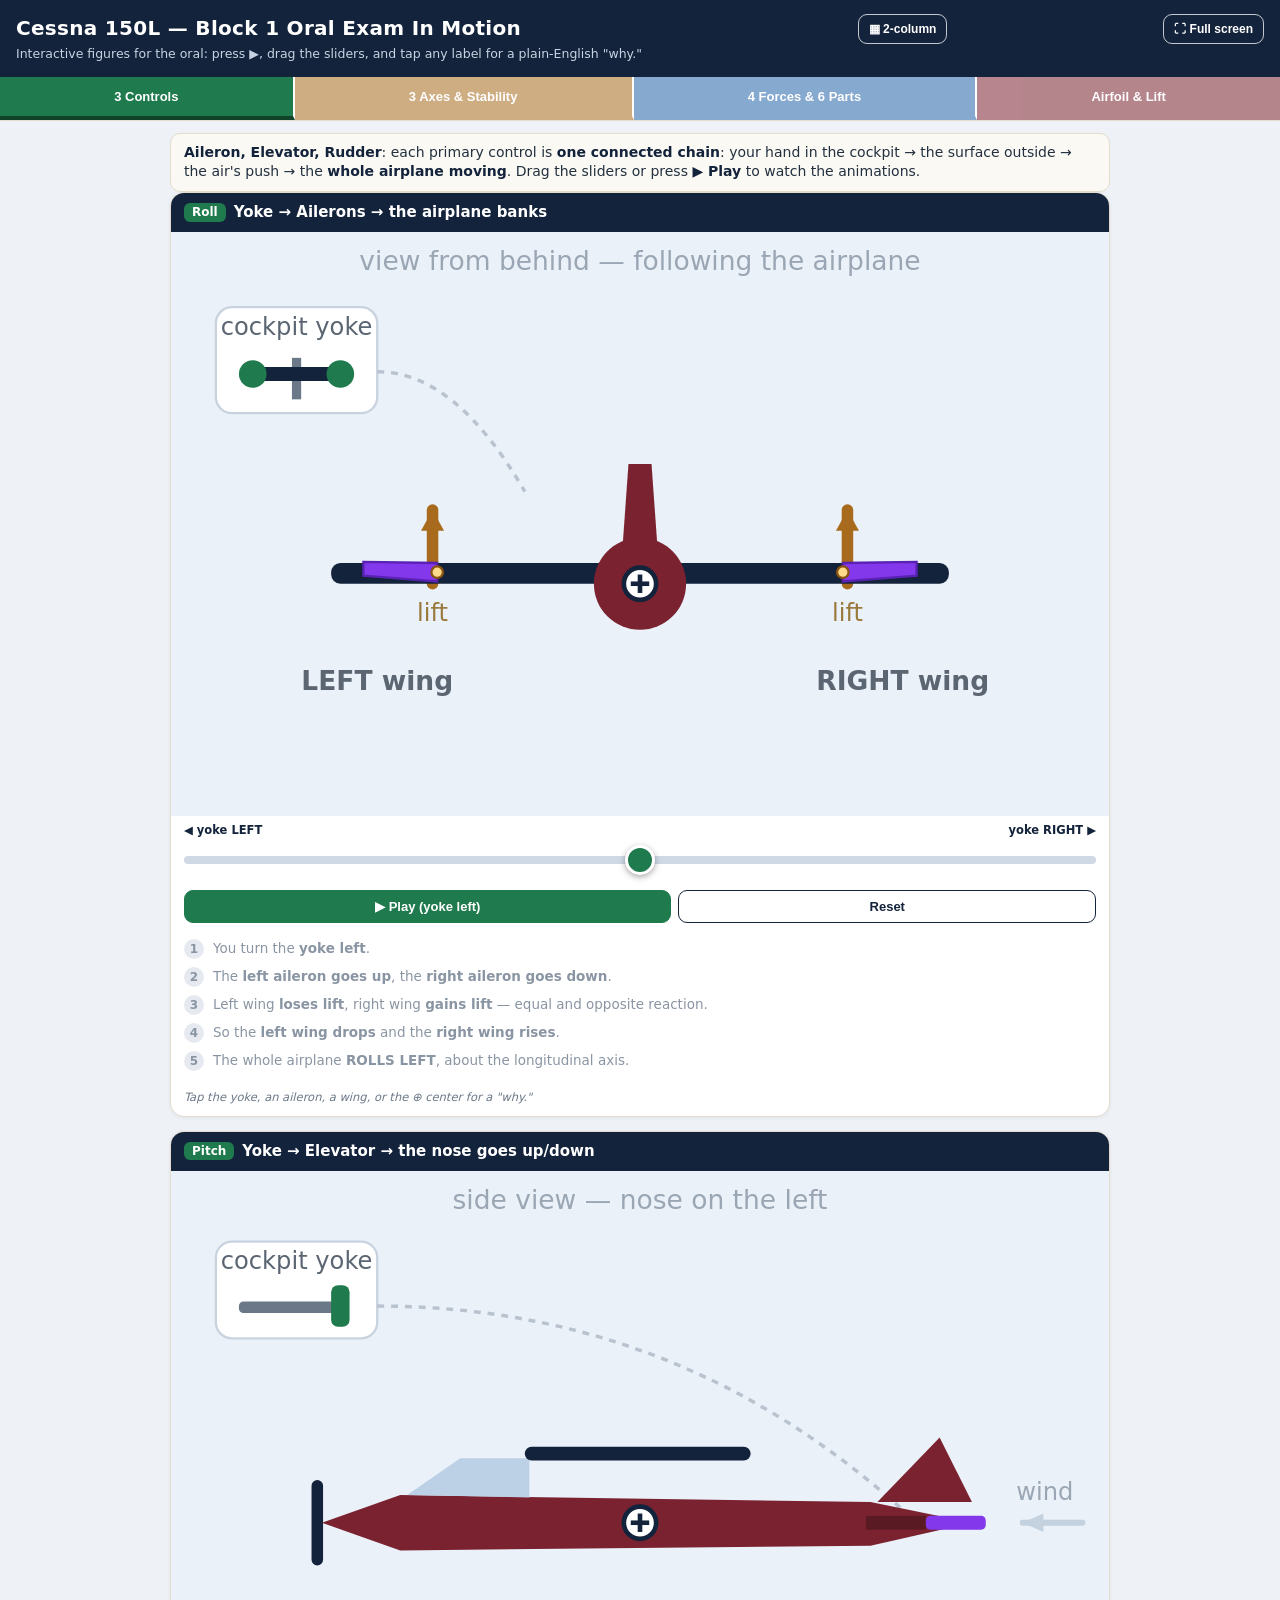
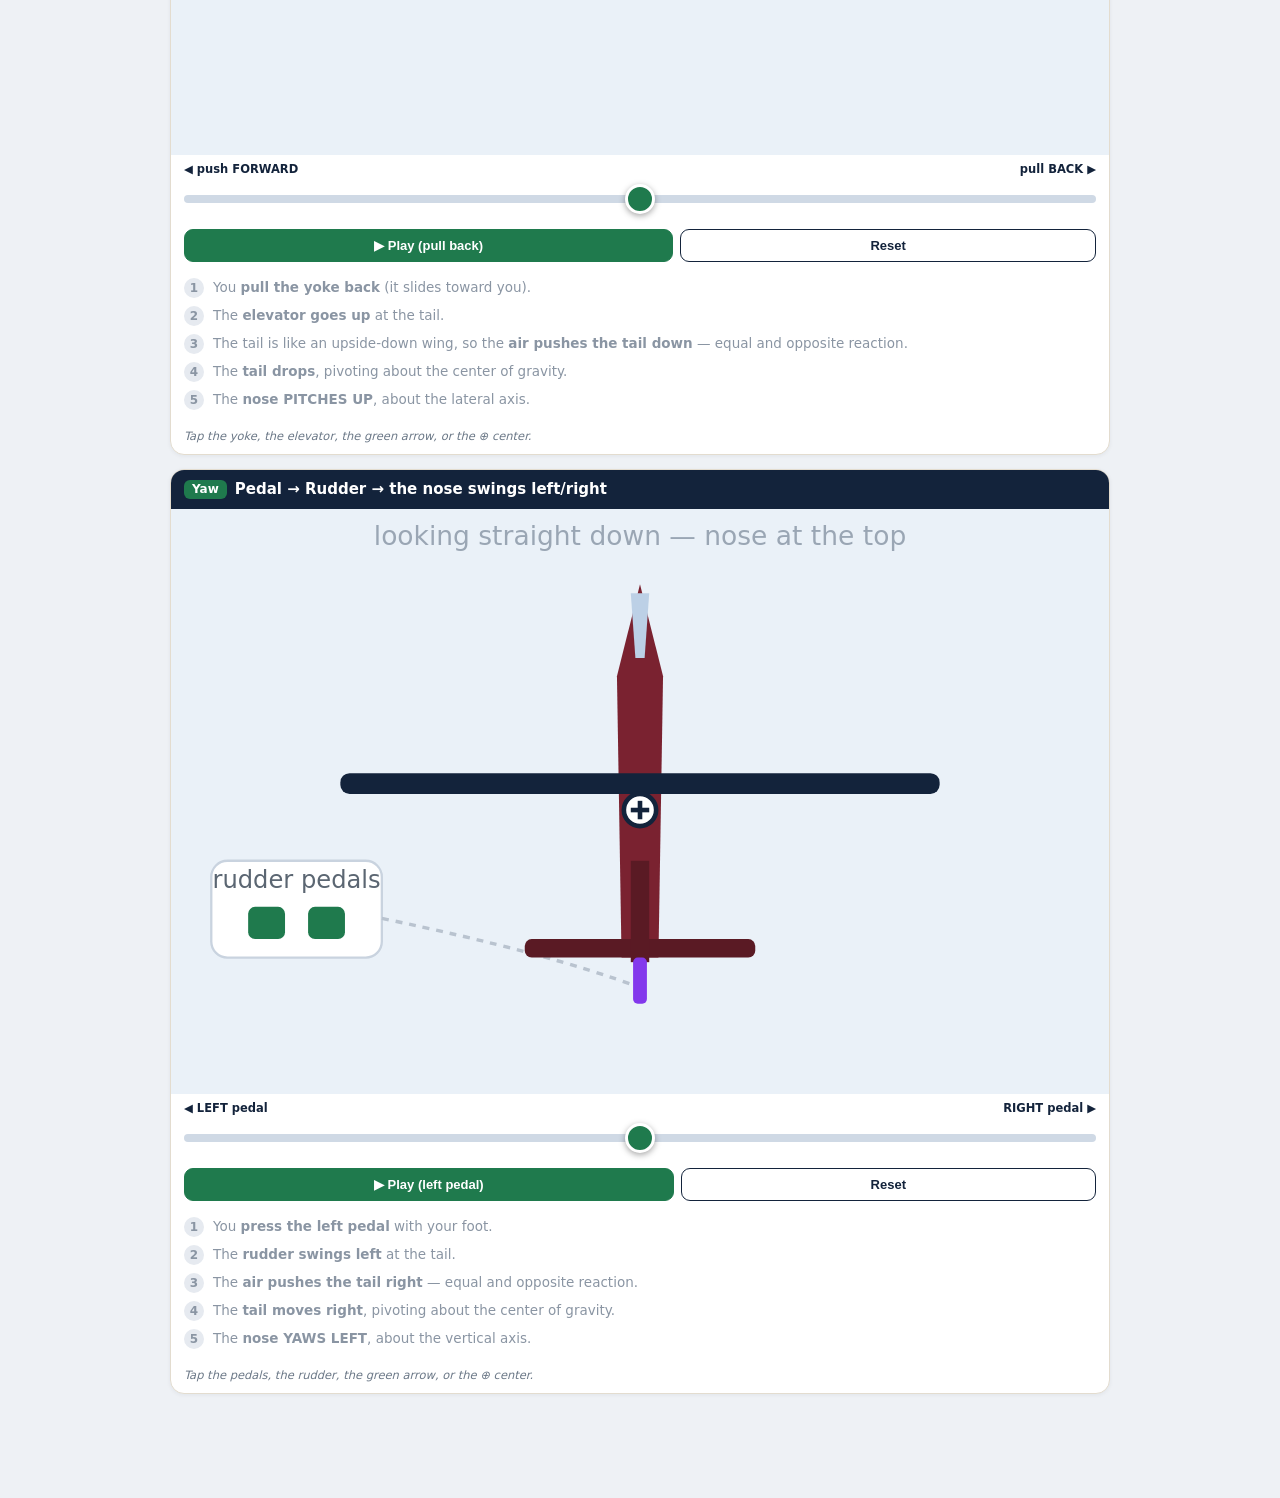
<file: block1/index.html>
<!DOCTYPE html>
<html lang="en">
<head>
<meta charset="UTF-8">
<meta name="viewport" content="width=device-width, initial-scale=1.0">
<title>Cessna 150L — Block 1 Oral Exam In Motion</title>
<style>
  :root{--navy:#13233b;--green:#1f7a4d;--brown:#a86b1e;--burg:#7a2230;--red:#c1121f;
        --paper:#fbf9f4;--line:#e3dccf;--ink:#22303f;--dim:#6b7887;--sky:#eaf1f8;}
  *{box-sizing:border-box}
  html{overflow-anchor:none}
  body{margin:0;background:#eef1f5;color:var(--ink);font-family:-apple-system,BlinkMacSystemFont,"Segoe UI",Roboto,system-ui,sans-serif;line-height:1.4}
  .head{background:var(--navy);color:#fff;padding:14px 16px}
  .head h1{margin:0;font-size:20px;letter-spacing:.3px}
  .head p{margin:3px 0 0;font-size:12.5px;color:#c7d3e2}
  .head{display:flex;align-items:flex-start;justify-content:space-between;gap:12px}
  .fsbtn{flex:none;border:1.5px solid rgba(255,255,255,.75);background:transparent;color:#fff;font-weight:800;font-size:12px;padding:7px 10px;border-radius:9px;cursor:pointer}
  .dnarrow{position:fixed;right:10px;bottom:calc(12px + env(safe-area-inset-bottom,0px));z-index:30;width:34px;height:34px;border-radius:50%;background:rgba(19,35,59,.55);color:#fff;display:none;align-items:center;justify-content:center;font-size:18px;font-weight:800;box-shadow:0 2px 6px rgba(0,0,0,.28);transition:opacity .35s;cursor:pointer}
  @media (hover:none) and (pointer:coarse){.dnarrow.show{display:flex}}
  .dnarrow .ar{animation:bob 1.2s ease-in-out infinite}
  #spinRoll,#spinPitch,#spinYaw{touch-action:none;-webkit-user-select:none;user-select:none;-webkit-touch-callout:none}
  .photo{position:relative;background:#000}
  .photo img{display:block;width:100%;height:auto}
  .pc{position:absolute;transform:translate(-50%,-50%);display:flex;align-items:center;gap:5px;cursor:pointer}
  .pc .n{width:23px;height:23px;border-radius:50%;background:#1f7a4d;color:#fff;font-weight:800;font-size:13px;display:flex;align-items:center;justify-content:center;border:2px solid #fff;box-shadow:0 1px 4px rgba(0,0,0,.45);flex:none}
  .pc .t{background:rgba(255,255,255,.94);color:#13233b;font-weight:800;font-size:12px;padding:2px 7px;border-radius:6px;border:1px solid #d9d2c4;white-space:nowrap;box-shadow:0 1px 3px rgba(0,0,0,.3)}
  .wsteps{list-style:none;margin:0;padding:6px 13px 12px}
  .wsteps li{font-size:13px;color:#9aa5b1;padding:3px 0;transition:color .15s}
  .wsteps li::before{content:'\25B8  ';color:#c3ccd6}
  .wsteps li.on{color:var(--navy);font-weight:800}
  .wsteps li.on::before{color:var(--green)}
  .fold{border-top:1px dashed var(--line)}
  .foldbtn{display:flex;align-items:center;gap:8px;width:100%;border:0;background:var(--paper);padding:11px 13px;font-size:13.5px;font-weight:800;color:var(--navy);cursor:pointer;text-align:left}
  .foldbtn .rain{font-size:14px;letter-spacing:.5px;background:linear-gradient(90deg,#e63946,#f77f00,#fcbf49,#2a9d8f,#457b9d,#8338ec,#e63946);background-size:300% 100%;-webkit-background-clip:text;background-clip:text;color:transparent;animation:rainmove 2.6s linear infinite;white-space:nowrap}
  .foldbtn .chev{margin-left:auto;transition:transform .3s;color:var(--green);font-size:15px}
  .fold.open .foldbtn .chev{transform:rotate(180deg)}
  .foldbody{max-height:0;overflow:hidden;transition:max-height .45s ease}
  .foldbtn:active{transform:scale(.99)}
  @keyframes rainmove{to{background-position:300% 0}}
  .colbtn{display:none;flex:none;border:1.5px solid rgba(255,255,255,.75);background:transparent;color:#fff;font-weight:800;font-size:12px;padding:7px 10px;border-radius:9px;cursor:pointer}
  @media (min-width:1000px){
    body.twocol .sec.on{display:grid;grid-template-columns:1fr 1fr;gap:14px;align-items:start}
    body.twocol .sec.on>.lead{grid-column:1/-1;margin-bottom:0}
    body.twocol .sec.on>.card{margin-bottom:0}
    body:not(.twocol) .sec.on>.card{max-width:940px;margin-left:auto;margin-right:auto}
    body:not(.twocol) .sec.on>.lead{max-width:940px;margin-left:auto;margin-right:auto}
    .colbtn{display:inline-flex}
  }
  @keyframes bob{0%,100%{transform:translateY(0)}50%{transform:translateY(4px)}}
  @media (max-width:560px){
    .wrap{padding:8px 3px 90px}
    .stage{padding:4px 3px 0}.ixstage{padding:2px 3px 0}
    .card,.ixcard{border-left:0;border-right:0;border-radius:8px}
  }
  .tabs{position:sticky;top:0;z-index:30;display:flex;background:#fff;border-bottom:1px solid var(--line);overflow-x:auto}
  .tabs button{flex:1 1 auto;white-space:nowrap;border:0;border-right:2px solid #fff;color:#fff;font-weight:800;font-size:13px;padding:12px 8px;cursor:pointer;opacity:.55;border-bottom:4px solid transparent}
  .tabs button:last-child{border-right:0}
  .tabs button.on{opacity:1;border-bottom-color:rgba(0,0,0,.45)}
  .wrap{max-width:1500px;margin:0 auto;padding:12px 14px 90px}
  .sec{display:none}.sec.on{display:block}
  .card{background:#fff;border:1px solid var(--line);border-radius:14px;margin-bottom:14px;overflow:hidden;box-shadow:0 1px 4px rgba(20,35,59,.06)}
  .ct{background:var(--navy);color:#fff;padding:9px 13px;font-weight:700;font-size:15px;display:flex;align-items:center;gap:8px}
  .ct .b{background:var(--green);border-radius:6px;font-size:12px;padding:1px 8px}
  .stage{background:var(--sky);padding:6px 8px 2px}
  svg.scene{display:block;width:100%;height:auto;max-height:78vh}
  .lead{padding:9px 13px;font-size:14px}
  .lead b{color:var(--navy)}
  .ctrlrow{padding:6px 13px 2px}
  .ends{display:flex;justify-content:space-between;font-size:11.5px;font-weight:700;color:var(--navy)}
  input[type=range]{-webkit-appearance:none;appearance:none;width:100%;height:36px;margin:4px 0 2px;background:transparent;touch-action:none}
  input[type=range]::-webkit-slider-runnable-track{height:8px;border-radius:4px;background:#cfd9e5}
  input[type=range]::-webkit-slider-thumb{-webkit-appearance:none;width:30px;height:30px;border-radius:50%;background:var(--green);border:3px solid #fff;box-shadow:0 2px 6px rgba(0,0,0,.35);margin-top:-11px}
  input[type=range]::-moz-range-track{height:8px;border-radius:4px;background:#cfd9e5}
  input[type=range]::-moz-range-thumb{width:26px;height:26px;border-radius:50%;background:var(--green);border:3px solid #fff;box-shadow:0 2px 6px rgba(0,0,0,.35)}
  .btns{display:flex;gap:7px;flex-wrap:wrap;padding:4px 13px 10px}
  .btns button{flex:1 1 auto;min-width:70px;border:1.5px solid var(--navy);background:#fff;color:var(--navy);font-weight:700;font-size:13px;padding:8px 6px;border-radius:9px;cursor:pointer}
  .btns .go{background:var(--green);border-color:var(--green);color:#fff}
  .steps{list-style:none;margin:0;padding:2px 13px 14px}
  .steps li{display:flex;gap:9px;align-items:flex-start;font-size:13.5px;color:#8a95a3;padding:4px 0;transition:color .2s}
  .steps li .num{flex:none;width:20px;height:20px;border-radius:50%;background:#e6eaf0;color:#8a95a3;font-size:12px;font-weight:800;display:flex;align-items:center;justify-content:center;transition:.2s}
  .steps li.on{color:var(--navy);font-weight:600}
  .steps li.on .num{background:var(--green);color:#fff}
  .steps li.fin.on{color:var(--red);font-weight:800}
  .steps li.fin.on .num{background:var(--red)}
  .tapnote{font-size:11.5px;color:var(--dim);padding:0 13px 10px;font-style:italic}
  #bub{position:fixed;z-index:70;max-width:min(340px,86vw);background:rgba(19,35,59,.70);backdrop-filter:blur(10px) saturate(1.15);-webkit-backdrop-filter:blur(10px) saturate(1.15);color:#fff;border:1px solid rgba(255,255,255,.28);border-radius:14px;box-shadow:0 8px 26px rgba(0,0,0,.35);padding:11px 36px 12px 13px;font-size:13.5px;line-height:1.5;opacity:0;transform:scale(.92);pointer-events:none;transition:opacity .16s,transform .16s}
  #bub.show{opacity:1;transform:scale(1);pointer-events:auto}
  #bub .bx{position:absolute;top:4px;right:8px;cursor:pointer;font-size:22px;font-weight:800;color:#ffcf3f;line-height:1;padding:4px 5px}
  #bub .btail{position:absolute;width:14px;height:14px;background:rgba(19,35,59,.70);transform:rotate(45deg)}
  #bub.t-up .btail{bottom:-7px}
  #bub.t-dn .btail{top:-7px}
  .hot{cursor:pointer}
  .pills{display:flex;flex-wrap:wrap;gap:6px;padding:2px 13px 12px}
  .pill{font-size:12px;font-weight:700;border-radius:20px;padding:5px 10px;color:#fff;cursor:pointer}
  .p-roll{background:var(--green)}.p-pitch{background:var(--burg)}.p-yaw{background:var(--brown)}
  .legend{font-size:11.5px;color:var(--dim);padding:0 13px 12px}
  .legend span{display:inline-block;margin-right:10px}
  .sw{display:inline-block;width:14px;height:8px;border-radius:2px;vertical-align:middle;margin-right:3px}
  .flowT{stroke-dasharray:10 8;animation:flow 1.1s linear infinite}
  .flowB{stroke-dasharray:10 8;animation:flow 2.1s linear infinite}
  @keyframes flow{to{stroke-dashoffset:-72}}
</style>
</head>
<body>
<div class="head">
  <div>
    <h1>Cessna 150L — Block 1 Oral Exam In Motion</h1>
    <p>Interactive figures for the oral: press ▶, drag the sliders, and tap any label for a plain-English "why."</p>
  </div>
  <button class="colbtn" id="colBtn" onclick="toggleCols()">▦ 2-column</button>
  <button class="fsbtn" onclick="goFS()">⛶ Full screen</button>
</div>

<div class="tabs" id="tabs">
  <button class="on" data-t="controls" style="background:#1f7a4d">3 Controls</button>
  <button data-t="axes" style="background:#a86b1e">3 Axes &amp; Stability</button>
  <button data-t="forces" style="background:#2563a8">4 Forces &amp; 6 Parts</button>
  <button data-t="airfoil" style="background:#7a2230">Airfoil &amp; Lift</button>
</div>

<div class="wrap">

<!-- ================= CONTROLS ================= -->
<div class="sec on" id="controls">
  <div class="lead" style="background:var(--paper);border:1px solid var(--line);border-radius:10px">
    <b>Aileron, Elevator, Rudder</b>: each primary control is <b>one connected chain</b>: your hand in the cockpit → the surface outside → the air's push → the <b>whole airplane moving</b>. Drag the sliders or press <b>▶ Play</b> to watch the animations.
  </div>

  <!-- ROLL -->
  <div class="card">
    <div class="ct"><span class="b">Roll</span> Yoke → Ailerons → the airplane banks</div>
    <div class="stage">
      <svg class="scene" viewBox="0 0 400 250" id="svgRoll" aria-label="Roll, view from behind">
        <text x="200" y="14" font-size="11.5" fill="#9aa6b4" text-anchor="middle">view from behind — following the airplane</text>
        <!-- cockpit inset (connected) -->
        <g class="hot" data-i="ry"><rect x="16" y="30" width="70" height="46" rx="7" fill="#fff" stroke="#c9d3df"/>
          <text x="51" y="42" font-size="10.5" fill="#5b6672" text-anchor="middle">cockpit yoke</text>
          <rect x="49" y="52" width="4" height="18" fill="#6b7887"/>
          <g id="ryWheel"><rect x="30" y="56" width="42" height="6" rx="3" fill="#13233b"/>
            <circle cx="32" cy="59" r="6" fill="#1f7a4d"/><circle cx="70" cy="59" r="6" fill="#1f7a4d"/></g></g>
        <path d="M86,58 Q120,58 150,110" fill="none" stroke="#b9c3cf" stroke-width="1.5" stroke-dasharray="3 3"/>
        <!-- lift arrows -->
        <g class="lift" id="rLiftL"><line x1="110" y1="150" x2="110" y2="118" stroke="#a86b1e" stroke-width="5" stroke-linecap="round"/><polygon points="110,118 105,127 115,127" fill="#a86b1e"/></g>
        <g class="lift" id="rLiftR"><line x1="290" y1="150" x2="290" y2="118" stroke="#a86b1e" stroke-width="5" stroke-linecap="round"/><polygon points="290,118 285,127 295,127" fill="#a86b1e"/></g>
        <text x="110" y="166" font-size="10.5" fill="#9a7a3c" text-anchor="middle">lift</text><text x="290" y="166" font-size="10.5" fill="#9a7a3c" text-anchor="middle">lift</text>
        <!-- aircraft (rear) -->
        <g id="rPlane">
          <rect x="66" y="141" width="268" height="9" rx="4" fill="#13233b" class="hot" data-i="wing"/>
          <polygon points="192,140 208,140 205,98 195,98" fill="#7a2230"/>
          <circle cx="200" cy="150" r="20" fill="#7a2230" class="hot" data-i="fus"/>
          <g id="rTabL" class="hot" data-i="ail"><path d="M80,140.5 L112,141 L112,149 L80,146.5 Z" fill="#8338ec" stroke="#5a21b5" stroke-width="1"/></g>
          <g id="rTabR" class="hot" data-i="ail"><path d="M288,141 L320,140.5 L320,146.5 L288,149 Z" fill="#8338ec" stroke="#5a21b5" stroke-width="1"/></g>
          <circle cx="112" cy="145" r="2.5" fill="#ffd98a" stroke="#8a5311" stroke-width="1"/>
          <circle cx="288" cy="145" r="2.5" fill="#ffd98a" stroke="#8a5311" stroke-width="1"/>
          <text id="rAL" x="84" y="124" font-size="11" fill="#5a21b5" font-weight="800" text-anchor="middle" opacity="0">aileron DOWN</text>
          <text id="rAR" x="316" y="124" font-size="11" fill="#5a21b5" font-weight="800" text-anchor="middle" opacity="0">aileron UP</text>
          <g id="rCG"><circle cx="200" cy="150" r="7" fill="#fff" stroke="#13233b" stroke-width="2"/><line x1="196" y1="150" x2="204" y2="150" stroke="#13233b" stroke-width="2"/><line x1="200" y1="146" x2="200" y2="154" stroke="#13233b" stroke-width="2"/></g>
        </g>
        <text x="86" y="196" font-size="11.5" fill="#5b6672" text-anchor="middle" font-weight="700">LEFT wing</text>
        <text x="314" y="196" font-size="11.5" fill="#5b6672" text-anchor="middle" font-weight="700">RIGHT wing</text>
        <text id="rFinal" x="200" y="238" font-size="14" fill="#c1121f" font-weight="800" text-anchor="middle" opacity="0">The airplane ROLLS LEFT</text>
      </svg>
    </div>
    <div class="ctrlrow"><div class="ends"><span>◀ yoke LEFT</span><span>yoke RIGHT ▶</span></div>
      <input type="range" id="rR" min="-100" max="100" value="0" oninput="setv('r',this.value/100)"></div>
    <div class="btns"><button class="go" onclick="play('r',-1)">▶ Play (yoke left)</button><button onclick="setv('r',0)">Reset</button></div>
    <ol class="steps" id="rSteps">
      <li><span class="num">1</span><span id="rS1">You turn the <b>yoke left</b>.</span></li>
      <li><span class="num">2</span><span id="rS2">The <b>left aileron goes up</b>, the <b>right aileron goes down</b>.</span></li>
      <li><span class="num">3</span><span id="rS3">Left wing <b>loses lift</b>, right wing <b>gains lift</b> — equal and opposite reaction.</span></li>
      <li><span class="num">4</span><span id="rS4">So the <b>left wing drops</b> and the <b>right wing rises</b>.</span></li>
      <li class="fin"><span class="num">5</span><span id="rS5">The whole airplane <b>ROLLS LEFT</b>, about the longitudinal axis.</span></li>
    </ol>
    <div class="tapnote">Tap the yoke, an aileron, a wing, or the ⊕ center for a "why."</div>
  </div>

  <!-- PITCH -->
  <div class="card">
    <div class="ct"><span class="b">Pitch</span> Yoke → Elevator → the nose goes up/down</div>
    <div class="stage">
      <svg class="scene" viewBox="0 0 400 250" id="svgPitch" aria-label="Pitch, side view">
        <text x="200" y="14" font-size="11.5" fill="#9aa6b4" text-anchor="middle">side view — nose on the left</text>
        <g class="hot" data-i="py"><rect x="16" y="28" width="70" height="42" rx="7" fill="#fff" stroke="#c9d3df"/>
          <text x="51" y="40" font-size="10.5" fill="#5b6672" text-anchor="middle">cockpit yoke</text>
          <g id="pyShaft"><rect x="26" y="54" width="44" height="5" rx="2" fill="#6b7887"/><rect x="66" y="47" width="8" height="18" rx="3" fill="#1f7a4d"/></g></g>
        <path d="M86,56 Q220,56 320,150" fill="none" stroke="#b9c3cf" stroke-width="1.5" stroke-dasharray="3 3"/>
        <g opacity="0.5"><line x1="392" y1="150" x2="366" y2="150" stroke="#9fb3c8" stroke-width="2.5" stroke-linecap="round"/><polygon points="366,150 375,146 375,154" fill="#9fb3c8"/></g>
        <text x="388" y="140" font-size="10.5" fill="#9aa6b4" text-anchor="end">wind</text>
        <g id="pPlane">
          <line x1="60" y1="134" x2="60" y2="166" stroke="#13233b" stroke-width="5" stroke-linecap="round"/>
          <polygon points="62,150 96,138 300,141 344,150 300,160 96,162" fill="#7a2230" class="hot" data-i="fus"/>
          <polygon points="99,138 122,122 152,122 152,139" fill="#bcd0e6"/>
          <rect x="150" y="117" width="98" height="6" rx="3" fill="#13233b" class="hot" data-i="wing"/>
          <polygon points="303,141 330,113 344,141" fill="#7a2230"/>
          <rect x="298" y="147" width="26" height="6" fill="#5a1a24"/>
          <g id="pElev" class="hot" data-i="elev"><rect x="324" y="147" width="26" height="6" rx="2" fill="#8338ec"/></g>
          <text id="pSurfLbl" x="298" y="173" font-size="11" fill="#5a21b5" font-weight="800" text-anchor="middle" opacity="0">elevator UP</text>
          <g id="pCG"><circle cx="200" cy="150" r="7" fill="#fff" stroke="#13233b" stroke-width="2"/><line x1="196" y1="150" x2="204" y2="150" stroke="#13233b" stroke-width="2"/><line x1="200" y1="146" x2="200" y2="154" stroke="#13233b" stroke-width="2"/></g>
        </g>
        <g class="hot" data-i="react" id="pDn" opacity="0"><line x1="336" y1="158" x2="336" y2="196" stroke="#1f7a4d" stroke-width="6" stroke-linecap="round"/><polygon points="336,196 330,186 342,186" fill="#1f7a4d"/><text x="330" y="210" font-size="11.5" fill="#1f7a4d" font-weight="700" text-anchor="middle">air pushes tail down</text></g>
        <g class="hot" data-i="react" id="pUp" opacity="0"><line x1="336" y1="142" x2="336" y2="104" stroke="#1f7a4d" stroke-width="6" stroke-linecap="round"/><polygon points="336,104 330,114 342,114" fill="#1f7a4d"/><text x="330" y="96" font-size="11.5" fill="#1f7a4d" font-weight="700" text-anchor="middle">air pushes tail up</text></g>
        <text id="pFinal" x="200" y="238" font-size="14" fill="#c1121f" font-weight="800" text-anchor="middle" opacity="0">The nose PITCHES UP</text>
      </svg>
    </div>
    <div class="ctrlrow"><div class="ends"><span>◀ push FORWARD</span><span>pull BACK ▶</span></div>
      <input type="range" id="pR" min="-100" max="100" value="0" oninput="setv('p',this.value/100)"></div>
    <div class="btns"><button class="go" onclick="play('p',1)">▶ Play (pull back)</button><button onclick="setv('p',0)">Reset</button></div>
    <ol class="steps" id="pSteps">
      <li><span class="num">1</span><span id="pS1">You <b>pull the yoke back</b> (it slides toward you).</span></li>
      <li><span class="num">2</span><span id="pS2">The <b>elevator goes up</b> at the tail.</span></li>
      <li><span class="num">3</span><span id="pS3">The tail is like an upside‑down wing, so the <b>air pushes the tail down</b> — equal and opposite reaction.</span></li>
      <li><span class="num">4</span><span id="pS4">The <b>tail drops</b>, pivoting about the center of gravity.</span></li>
      <li class="fin"><span class="num">5</span><span id="pS5">The <b>nose PITCHES UP</b>, about the lateral axis.</span></li>
    </ol>
    <div class="tapnote">Tap the yoke, the elevator, the green arrow, or the ⊕ center.</div>
  </div>

  <!-- YAW -->
  <div class="card">
    <div class="ct"><span class="b">Yaw</span> Pedal → Rudder → the nose swings left/right</div>
    <div class="stage">
      <svg class="scene" viewBox="0 0 400 250" id="svgYaw" aria-label="Yaw, top view">
        <text x="200" y="13" font-size="11.5" fill="#9aa6b4" text-anchor="middle">looking straight down — nose at the top</text>
        <g class="hot" data-i="yp"><rect x="14" y="150" width="74" height="42" rx="7" fill="#fff" stroke="#c9d3df"/>
          <text x="51" y="162" font-size="10.5" fill="#5b6672" text-anchor="middle">rudder pedals</text>
          <g id="ypL"><rect x="30" y="170" width="16" height="14" rx="3" fill="#1f7a4d"/></g>
          <g id="ypR"><rect x="56" y="170" width="16" height="14" rx="3" fill="#1f7a4d"/></g></g>
        <path d="M88,175 Q160,190 200,205" fill="none" stroke="#b9c3cf" stroke-width="1.5" stroke-dasharray="3 3"/>
        <g id="yPlane">
          <polygon points="200,30 210,70 208,192 192,192 190,70" fill="#7a2230" class="hot" data-i="fus"/>
          <polygon points="196,34 204,34 202,62 198,62" fill="#bcd0e6"/>
          <rect x="70" y="112" width="260" height="9" rx="4" fill="#13233b" class="hot" data-i="wing"/>
          <rect x="150" y="184" width="100" height="8" rx="3" fill="#5a1a24"/>
          <rect x="196" y="150" width="8" height="44" fill="#5a1a24"/>
          <g id="yRud" class="hot" data-i="rud"><rect x="197" y="192" width="6" height="20" rx="2" fill="#8338ec"/></g>
          <text id="ySurfLbl" x="256" y="190" font-size="11" fill="#5a21b5" font-weight="800" opacity="0">rudder LEFT</text>
          <g id="yCG"><circle cx="200" cy="128" r="7" fill="#fff" stroke="#13233b" stroke-width="2"/><line x1="196" y1="128" x2="204" y2="128" stroke="#13233b" stroke-width="2"/><line x1="200" y1="124" x2="200" y2="132" stroke="#13233b" stroke-width="2"/></g>
        </g>
        <g class="hot" data-i="react" id="yR" opacity="0"><line x1="210" y1="206" x2="252" y2="206" stroke="#1f7a4d" stroke-width="6" stroke-linecap="round"/><polygon points="252,206 242,201 242,211" fill="#1f7a4d"/><text x="231" y="222" font-size="11.5" fill="#1f7a4d" font-weight="700" text-anchor="middle">air pushes tail right</text></g>
        <g class="hot" data-i="react" id="yTailL" opacity="0"><line x1="190" y1="206" x2="148" y2="206" stroke="#1f7a4d" stroke-width="6" stroke-linecap="round"/><polygon points="148,206 158,201 158,211" fill="#1f7a4d"/><text x="169" y="222" font-size="11.5" fill="#1f7a4d" font-weight="700" text-anchor="middle">air pushes tail left</text></g>
        <text id="yFinal" x="200" y="243" font-size="14" fill="#c1121f" font-weight="800" text-anchor="middle" opacity="0">The nose YAWS LEFT</text>
      </svg>
    </div>
    <div class="ctrlrow"><div class="ends"><span>◀ LEFT pedal</span><span>RIGHT pedal ▶</span></div>
      <input type="range" id="yR2" min="-100" max="100" value="0" oninput="setv('y',this.value/100)"></div>
    <div class="btns"><button class="go" onclick="play('y',-1)">▶ Play (left pedal)</button><button onclick="setv('y',0)">Reset</button></div>
    <ol class="steps" id="ySteps">
      <li><span class="num">1</span><span id="yS1">You <b>press the left pedal</b> with your foot.</span></li>
      <li><span class="num">2</span><span id="yS2">The <b>rudder swings left</b> at the tail.</span></li>
      <li><span class="num">3</span><span id="yS3">The <b>air pushes the tail right</b> — equal and opposite reaction.</span></li>
      <li><span class="num">4</span><span id="yS4">The <b>tail moves right</b>, pivoting about the center of gravity.</span></li>
      <li class="fin"><span class="num">5</span><span id="yS5">The <b>nose YAWS LEFT</b>, about the vertical axis.</span></li>
    </ol>
    <div class="tapnote">Tap the pedals, the rudder, the green arrow, or the ⊕ center.</div>
  </div>
</div>

<!-- ================= AXES ================= -->
<div class="sec" id="axes">
  <div class="lead" style="background:var(--paper);border:1px solid var(--line);border-radius:10px;margin-bottom:12px">
    <b>⊗</b> = the axis pointing at you. <b>REAR = ROLL · SIDE = PITCH · TOP = YAW.</b> <b>CONTROL</b> = movable: <b style="color:#c1121f">AILERONS · ELEVATOR · RUDDER</b>. <b>STABILITY</b> = fixed: <b>DIHEDRAL · HORIZONTAL STABILIZER · VERTICAL STABILIZER</b>.
  </div>

  <!-- ROLL -->
  <div class="card">
    <div class="ct"><span class="b">ROLL</span> Longitudinal axis · rear (butt-line) view</div>
    <div class="stage">
      <svg class="scene" viewBox="0 0 400 208" aria-label="Roll about the longitudinal axis, rear view">
        <text x="14" y="30" font-size="20" fill="#1f7a4d" font-weight="800">ROLL</text>
        <text x="14" y="48" font-size="13" fill="#c1121f" font-weight="800">AILERONS</text>
        <path d="M156,50 A62,62 0 0 1 252,50" fill="none" stroke="#1f7a4d" stroke-width="3.5"/>
        <polygon points="252,50 239,42 242,56" fill="#1f7a4d"/>
        <g id="mRoll">
          <rect x="82" y="112" width="236" height="8" rx="4" fill="#13233b"/>
          <polygon points="193,111 207,111 204,72 196,72" fill="#7a2230"/>
          <circle cx="200" cy="116" r="16" fill="#7a2230"/>
        </g>
        <g class="hot" data-i="ax-long"><circle cx="200" cy="116" r="26" fill="none" stroke="#1f7a4d" stroke-width="3" stroke-dasharray="6 5"/>
          <circle cx="200" cy="116" r="6" fill="#fff" stroke="#c1121f" stroke-width="2"/><line x1="196" y1="112" x2="204" y2="120" stroke="#c1121f" stroke-width="2"/><line x1="204" y1="112" x2="196" y2="120" stroke="#c1121f" stroke-width="2"/></g>
        <text x="200" y="168" font-size="11.5" fill="#1f7a4d" font-weight="700" text-anchor="middle">LONGITUDINAL AXIS ⊗ — end-on (runs nose → tail, through the CG)</text>
        <text x="200" y="186" font-size="11.5" fill="#5b6672" text-anchor="middle">ROLL control: <tspan font-weight="800" fill="#13233b">AILERONS</tspan> (turn the yoke)</text>
        <text x="200" y="200" font-size="11.5" fill="#5b6672" text-anchor="middle"><tspan font-weight="800" fill="#1f7a4d">LATERAL STABILITY</tspan> ← the wings’ <tspan font-weight="800" fill="#1f7a4d">DIHEDRAL</tspan></text>
      </svg>
    </div>
    <div class="btns"><button class="go" onclick="wig('mRoll',18,200,116)">▶ Show ROLL (true roll)</button></div>
    <ol class="wsteps"><li id="mRollP">Pilot turns the <b>YOKE RIGHT</b> → the airplane is <b>ROLLING RIGHT</b> about the longitudinal axis.</li><li id="mRollN">Pilot turns the <b>YOKE LEFT</b> → the airplane is <b>ROLLING LEFT</b> about the longitudinal axis.</li></ol>
  </div>

  <!-- PITCH -->
  <div class="card">
    <div class="ct"><span class="b" style="background:#a86b1e">PITCH</span> Lateral axis · side view</div>
    <div class="stage">
      <svg class="scene" viewBox="0 0 400 208" aria-label="Pitch about the lateral axis, side view">
        <text x="14" y="30" font-size="20" fill="#a86b1e" font-weight="800">PITCH</text>
        <text x="14" y="48" font-size="13" fill="#c1121f" font-weight="800">ELEVATOR</text>
        <path d="M330,64 A72,72 0 0 1 348,154" fill="none" stroke="#a86b1e" stroke-width="3.5"/>
        <polygon points="348,154 352,140 338,146" fill="#a86b1e"/>
        <g id="mPitch">
          <line x1="60" y1="102" x2="60" y2="130" stroke="#13233b" stroke-width="5" stroke-linecap="round"/>
          <polygon points="62,116 96,105 296,108 338,116 296,126 96,128" fill="#7a2230"/>
          <polygon points="299,108 324,82 338,108" fill="#7a2230"/>
          <rect x="146" y="86" width="96" height="6" rx="3" fill="#13233b"/>
        </g>
        <g class="hot" data-i="ax-lat"><circle cx="200" cy="116" r="26" fill="none" stroke="#a86b1e" stroke-width="3" stroke-dasharray="6 5"/>
          <circle cx="200" cy="116" r="6" fill="#fff" stroke="#c1121f" stroke-width="2"/><line x1="196" y1="112" x2="204" y2="120" stroke="#c1121f" stroke-width="2"/><line x1="204" y1="112" x2="196" y2="120" stroke="#c1121f" stroke-width="2"/></g>
        <text x="200" y="168" font-size="11.5" fill="#a86b1e" font-weight="700" text-anchor="middle">LATERAL AXIS ⊗ — end-on (runs wingtip → wingtip, through the CG)</text>
        <text x="200" y="186" font-size="11.5" fill="#5b6672" text-anchor="middle">PITCH control: <tspan font-weight="800" fill="#13233b">ELEVATOR</tspan> (pull/push the yoke)</text>
        <text x="200" y="200" font-size="11.5" fill="#5b6672" text-anchor="middle"><tspan font-weight="800" fill="#a86b1e">LONGITUDINAL (pitch) STABILITY</tspan> ← <tspan font-weight="800" fill="#a86b1e">HORIZONTAL STABILIZER</tspan></text>
      </svg>
    </div>
    <div class="btns"><button class="go" style="background:#a86b1e;border-color:#a86b1e" onclick="wig('mPitch',12,200,116)">▶ Show PITCH (true pitch)</button></div>
    <ol class="wsteps"><li id="mPitchP">Pilot <b>PULLS the YOKE BACK</b> → the nose is <b>PITCHING UP</b> about the lateral axis.</li><li id="mPitchN">Pilot <b>PUSHES the YOKE FORWARD</b> → the nose is <b>PITCHING DOWN</b> about the lateral axis.</li></ol>
  </div>

  <!-- YAW -->
  <div class="card">
    <div class="ct"><span class="b" style="background:#2563a8">YAW</span> Vertical axis · top view</div>
    <div class="stage">
      <svg class="scene" viewBox="0 0 400 222" aria-label="Yaw about the vertical axis, top view">
        <text x="14" y="30" font-size="20" fill="#2563a8" font-weight="800">YAW</text>
        <text x="14" y="48" font-size="13" fill="#c1121f" font-weight="800">RUDDER</text>
        <path d="M184,38 A66,66 0 0 1 268,38" fill="none" stroke="#2563a8" stroke-width="3.5"/>
        <polygon points="268,38 255,31 257,45" fill="#2563a8"/>
        <g id="mYaw">
          <polygon points="200,34 209,64 206,164 194,164 191,64" fill="#7a2230"/>
          <rect x="86" y="88" width="228" height="8" rx="4" fill="#13233b"/>
          <rect x="156" y="152" width="88" height="7" rx="3" fill="#5a1a24"/>
        </g>
        <g class="hot" data-i="ax-vert"><circle cx="200" cy="106" r="26" fill="none" stroke="#2563a8" stroke-width="3" stroke-dasharray="6 5"/>
          <circle cx="200" cy="106" r="6" fill="#fff" stroke="#c1121f" stroke-width="2"/><line x1="196" y1="102" x2="204" y2="110" stroke="#c1121f" stroke-width="2"/><line x1="204" y1="102" x2="196" y2="110" stroke="#c1121f" stroke-width="2"/></g>
        <text x="200" y="182" font-size="11.5" fill="#2563a8" font-weight="700" text-anchor="middle">VERTICAL AXIS ⊗ — end-on (runs top → bottom, through the CG)</text>
        <text x="200" y="198" font-size="11.5" fill="#5b6672" text-anchor="middle">YAW control: <tspan font-weight="800" fill="#13233b">RUDDER</tspan> (press the pedals)</text>
        <text x="200" y="212" font-size="11.5" fill="#5b6672" text-anchor="middle"><tspan font-weight="800" fill="#2563a8">DIRECTIONAL STABILITY</tspan> ← <tspan font-weight="800" fill="#2563a8">VERTICAL STABILIZER</tspan></text>
      </svg>
    </div>
    <div class="btns"><button class="go" style="background:#2563a8;border-color:#2563a8" onclick="wig('mYaw',16,200,106)">▶ Show YAW (true yaw)</button></div>
    <ol class="wsteps"><li id="mYawP">Pilot presses the <b>RIGHT PEDAL</b> → the nose is <b>YAWING RIGHT</b> about the vertical axis.</li><li id="mYawN">Pilot presses the <b>LEFT PEDAL</b> → the nose is <b>YAWING LEFT</b> about the vertical axis.</li></ol>
  </div>

  <!-- 3-D -->
  <div class="card">
    <div class="ct"><span class="b" style="background:#c1121f">3-D</span> Three axes, 90° apart, crossing at the CG</div>
    <div class="stage" style="touch-action:none">
      <svg class="scene" viewBox="0 0 400 300" id="svg3d" aria-label="3-D transparent aircraft with three axes through the CG"></svg>
    </div>
    <div class="lead" id="ax3Word" style="font-weight:800;min-height:63px"><b>Drag</b> = move YOUR view (the axes stay 90° apart at the CG). <b>Hold a button</b> = fly the airplane about that axis.</div>
    <div class="btns">
      <button class="go" id="spinRoll">⟳ ROLL (hold)</button>
      <button id="spinPitch" style="border-color:#a86b1e;color:#a86b1e">⟳ PITCH (hold)</button>
      <button id="spinYaw" style="border-color:#2563a8;color:#2563a8">⟳ YAW (hold)</button>
      <button onclick="reset3d()">Reset</button>
    </div>
    <div class="lead"><b>Drag</b> = move YOUR view · <b>Hold a button</b> = fly it. <b style="color:#1f7a4d">LONGITUDINAL AXIS → ROLL</b> (<b style="color:#c1121f">AILERONS</b>) · stability: DIHEDRAL. <b style="color:#a86b1e">LATERAL AXIS → PITCH</b> (<b style="color:#c1121f">ELEVATOR</b>) · stability: H-STABILIZER. <b style="color:#2563a8">VERTICAL AXIS → YAW</b> (<b style="color:#c1121f">RUDDER</b>) · stability: V-STABILIZER. Axes stay <b>90°</b> apart at the <b>CG</b>.</div>
  </div>
</div>

<!-- ================= FORCES ================= -->
<div class="sec" id="forces">
  <div class="lead" style="background:var(--paper);border:1px solid var(--line);border-radius:10px;margin-bottom:12px">
    Four forces pull on the airplane — <b>two tug-of-wars</b>: <b>LIFT vs WEIGHT</b> (up vs down) and <b>THRUST vs DRAG</b> (forward vs back). All four are measured in <b>pounds (lb)</b>. Press a button and watch which arrow wins.
  </div>
  <div class="card">
    <div class="ct"><span class="b">4 Forces</span> Lift · Weight · Thrust · Drag</div>
    <div class="stage">
      <svg class="scene" viewBox="-30 -24 462 276" id="svgForces" aria-label="Four forces on the airplane">
        <text x="12" y="13" font-size="11" fill="#5b6672" font-weight="800">POUNDS (lb)</text>
        <text id="fWord" x="392" y="32" font-size="16" fill="#7a2230" font-weight="800" text-anchor="end">LEVEL</text>
        <g id="fPlane">
          <rect x="46" y="112" width="3" height="56" rx="1.5" fill="#6b7887" opacity="0.85"/>
          <polygon points="58,132 48,140 58,148" fill="#8a95a3"/>
          <path d="M58,146 C58,132 66,124 84,120 C104,115 120,112 132,111 L170,109 C214,109 260,115 302,124 L338,129 C335,139 322,144 302,146 L120,152 C88,153 60,153 58,146 Z" fill="#7a2230"/>
          <polygon points="132,111 152,95 176,94 178,109" fill="#bcd0e6"/>
          <polygon points="184,96 208,96 208,109 182,109" fill="#bcd0e6"/>
          <path d="M150,95 L214,95 L212,90 L152,90 Z" fill="#5a1a24"/>
          <rect x="138" y="84" width="118" height="7" rx="3.5" fill="#13233b"/>
          <line x1="162" y1="148" x2="196" y2="91" stroke="#5a1a24" stroke-width="3"/>
          <path d="M302,124 C314,104 324,97 336,95 L346,97 L339,129 Z" fill="#7a2230"/>
          <line x1="334" y1="99" x2="330" y2="127" stroke="#5a1a24" stroke-width="2"/>
          <rect x="300" y="127" width="48" height="5" rx="2" fill="#5a1a24"/>
          <line x1="196" y1="150" x2="200" y2="158" stroke="#3a4656" stroke-width="4"/>
          <circle cx="200" cy="163" r="8" fill="#2b3646"/><circle cx="200" cy="163" r="3" fill="#8a95a3"/>
          <line x1="92" y1="151" x2="92" y2="157" stroke="#3a4656" stroke-width="4"/>
          <circle cx="92" cy="162" r="7" fill="#2b3646"/><circle cx="92" cy="162" r="2.5" fill="#8a95a3"/>
        </g>
        <g class="hot" data-i="f-lift" id="fLift"><line x1="197" y1="76" x2="197" y2="22" stroke="#1f7a4d" stroke-width="7" stroke-linecap="round"/><polygon points="197,22 189,36 205,36" fill="#1f7a4d"/></g>
        <g class="hot" data-i="f-weight" id="fWeight"><line x1="216" y1="160" x2="216" y2="220" stroke="#13233b" stroke-width="7" stroke-linecap="round"/><polygon points="216,220 208,206 224,206" fill="#13233b"/></g>
        <g class="hot" data-i="f-thrust" id="fThrust"><line x1="40" y1="139" x2="-6" y2="139" stroke="#2563a8" stroke-width="7" stroke-linecap="round"/><polygon points="-6,139 8,131 8,147" fill="#2563a8"/></g>
        <g class="hot" data-i="f-drag" id="fDrag"><line x1="356" y1="139" x2="416" y2="139" stroke="#c1121f" stroke-width="7" stroke-linecap="round"/><polygon points="416,139 402,131 402,147" fill="#c1121f"/></g>
        <text id="fLiftT" x="197" y="16" font-size="12" fill="#1f7a4d" font-weight="800" text-anchor="middle">LIFT</text>
        <text id="fWeightT" x="216" y="228" font-size="12" fill="#13233b" font-weight="800" text-anchor="middle">WEIGHT</text>
        <text id="fThrustT" x="52" y="117" font-size="12" fill="#2563a8" font-weight="800" text-anchor="middle">THRUST</text>
        <text id="fDragT" x="347" y="117" font-size="12" fill="#c1121f" font-weight="800" text-anchor="middle">DRAG</text>
        <g class="hot" data-i="f-newton">
          <line x1="30" y1="196" x2="30" y2="214" stroke="#1f7a4d" stroke-width="3" stroke-linecap="round"/><polygon points="30,214 26,207 34,207" fill="#1f7a4d"/>
          <line x1="46" y1="214" x2="46" y2="196" stroke="#1f7a4d" stroke-width="3" stroke-linecap="round"/><polygon points="46,196 42,203 50,203" fill="#1f7a4d"/>
          <text x="58" y="203" font-size="11" fill="#1f7a4d" font-weight="800">NEWTON'S 3rd LAW</text>
          <text x="58" y="216" font-size="11" fill="#1f7a4d" font-weight="800">equal &amp; opposite</text>
        </g>
      </svg>
    </div>
    <div class="btns" style="padding-top:8px">
      <button class="go" onclick="forceState('level')">Straight &amp; level</button>
      <button onclick="forceState('climb')">Climb</button>
      <button onclick="forceState('descend')">Descend</button>
      <button onclick="forceState('speed')">Speed up</button>
      <button onclick="forceState('slow')">Slow down</button>
    </div>
    <div class="lead" id="fInfo"><b>Lift</b> fights <b>weight</b> and <b>thrust</b> fights <b>drag</b>. When each pair is <b>equal</b>, the airplane holds steady (balanced forces). Tap any arrow — or the little green pair under the wing — to learn more.</div>
    <div class="lead" style="border-top:1px dashed var(--line);font-size:13.5px"><b>NEWTON’S 3rd LAW — equal &amp; opposite action and reaction (say it LOUD!).</b> The <b>same law works all three primary flight controls:</b></div><div class="fold"><button class="foldbtn" onclick="fold(this)"><span class="rain">✦ TAP ME</span> see all the action–reaction pairs <span class="chev">▾</span></button><div class="foldbody"><div class="lead" style="background:var(--paper);font-size:13px">Every push gets an equal push back the other way. The wing pushes the air <b>DOWN</b> → the air pushes the wing <b>UP</b> — that reaction is <b>LIFT</b>. And each control: <b>AILERON up → that wing DOWN</b>; <b>ELEVATOR up → tail DOWN → nose UP</b>; <b>RUDDER left → tail RIGHT → nose LEFT</b>. Every one of these pairs is an action and its equal-and-opposite reaction.</div></div></div>
  </div>
  <div class="card">
    <div class="ct"><span class="b" style="background:#7a2230">6 Parts</span> Your exam airplane — 1973 Cessna 150L (N19439)</div>
    <div class="photo">
      <img src="[data-uri]" alt="Cessna 150L N19439 with the six main parts labeled" decoding="async" loading="lazy">
      <div class="pc hot" data-i="p-fus" style="left:49%;top:57.9%"><span class="n">1</span><span class="t">Fuselage</span></div>
      <div class="pc hot" data-i="p-eng" style="left:88%;top:59.1%"><span class="t">Engine — propeller</span><span class="n">2</span></div>
      <div class="pc hot" data-i="p-wing" style="left:65.5%;top:35.5%"><span class="n">3</span><span class="t">Wings</span></div>
      <div class="pc hot" data-i="p-ail" style="left:20%;top:30%"><span class="n" style="font-size:10px">3a</span><span class="t">Aileron — outboard trailing edge</span></div>
      <div class="pc hot" data-i="p-gear" style="left:48.9%;top:78.4%"><span class="n">4</span><span class="t">Landing gear — tricycle</span></div>
      <div class="pc hot" data-i="p-emp" style="left:24.9%;top:44.8%"><span class="n">5</span><span class="t">Empennage — tail section</span></div>
      <div class="pc hot" data-i="p-ckpt" style="left:66.3%;top:44.3%"><span class="n">6</span><span class="t">Cockpit — instruments</span></div>
    </div>
    <div class="fold"><button class="foldbtn" onclick="fold(this)"><span class="rain">✦ TAP ME</span> THE 6 PARTS — what each one does <span class="chev">▾</span></button><div class="foldbody"><div class="lead" style="font-size:13px"><b>1973 Cessna 150L — N19439.</b> <b>① FUSELAGE</b> — body of the airplane, biggest part; everything attaches to it. <b>② ENGINE</b> — gives <b>THRUST</b>; <b>propeller</b>, <b>carburetor</b>. <b>③ WINGS</b> — the airfoils; <b style="color:#c1121f">wings create the LIFT</b>. <b>③a AILERON</b> — outboard trailing edge; one up, one down → <b>ROLL</b>; up-aileron <b style="color:#c1121f">kills lift</b> → that wing drops. <b>④ LANDING GEAR</b> — supports the airplane, absorbs landing shock; <b>tricycle</b>. <b>⑤ EMPENNAGE</b> — tail section: <b>horizontal + vertical stabilizers</b> (fixed) + <b>elevator + rudder</b> (movable); stability and control. <b>⑥ COCKPIT</b> — the <b>instruments</b> + the two flight controls: <b>YOKE</b> and <b>RUDDER PEDALS</b>.</div></div></div>
  </div>
  <div class="card">
    <div class="ct"><span class="b" style="background:#13233b">Empennage</span> The tail, close up — 4 parts (+ aileron)</div>
    <div class="photo">
      <img src="[data-uri]" alt="Cessna 150L tail with the four empennage parts labeled" decoding="async" loading="lazy">
      <div class="pc hot" data-i="e-vstab" style="left:69%;top:36.9%"><span class="t">Vertical stabilizer (fixed)</span><span class="n" style="background:#13233b">V</span></div>
      <div class="pc hot" data-i="e-rud" style="left:90%;top:40.6%"><span class="t">Rudder (movable)</span><span class="n">R</span></div>
      <div class="pc hot" data-i="e-hstab" style="left:65%;top:59.9%"><span class="t">Horizontal stabilizer (fixed)</span><span class="n" style="background:#13233b">H</span></div>
      <div class="pc hot" data-i="e-elev" style="left:92%;top:63.5%"><span class="t">Elevator (movable)</span><span class="n">E</span></div>
      <div class="pc hot" data-i="e-ail" style="left:12%;top:44.3%"><span class="n">A</span><span class="t">Aileron (movable)</span></div>
    </div>
    <div class="lead" style="font-size:13.5px"><b>THE EMPENNAGE — the tail section; it gives the airplane STABILITY and CONTROL.</b></div><div class="fold"><button class="foldbtn" onclick="fold(this)"><span class="rain">✦ TAP ME</span> THE 4 TAIL PARTS + AILERON — jobs, axes &amp; stability <span class="chev">▾</span></button><div class="foldbody"><div class="lead" style="background:var(--paper);font-size:13px">Green badge = <b>MOVABLE</b> · navy = <b>FIXED</b>. <b>V · VERTICAL STABILIZER</b> — FIXED; <b>DIRECTIONAL STABILITY</b>, vertical axis; the <b>WEATHERVANE</b>. <b>R · RUDDER</b> — MOVABLE, its trailing edge; <b>YAW</b>: rudder left → tail right → nose left; worked by the <b>PEDALS</b>. <b>H · HORIZONTAL STABILIZER</b> — FIXED; <b>LONGITUDINAL (pitch) STABILITY</b>, lateral axis; looks like an <b style="color:#c1121f">upside-down wing</b>. <b>E · ELEVATOR</b> — MOVABLE, its trailing edge; <b>PITCH</b>: elevator up → tail down → nose up; <b>YOKE</b> pull/push. <b>A · AILERON</b> — MOVABLE, outboard trailing edge; <b>ROLL</b>: one up, one down — up side <b style="color:#c1121f">kills lift</b>, that wing drops; <b>YOKE</b> turn. Every pair: <b style="color:#c1121f">equal &amp; opposite reaction</b>.</div></div></div>
  </div>

  <div class="card">
    <div class="ct"><span class="b" style="background:#1f7a4d">Cockpit</span> The two flight controls — yoke &amp; rudder pedals</div>
    <div class="photo">
      <img src="[data-uri]" alt="Cessna 150L cockpit with yoke and rudder pedals labeled" decoding="async" loading="lazy">
      <div class="pc hot" data-i="c-yoke" style="left:39.7%;top:55.5%"><span class="n">1</span><span class="t">YOKE</span></div>
      <div class="pc hot" data-i="c-ped" style="left:50%;top:82%"><span class="n">2</span><span class="t">RUDDER PEDALS</span></div>
    </div>
    <div class="fold"><button class="foldbtn" onclick="fold(this)"><span class="rain">✦ TAP ME</span> YOKE &amp; PEDALS — motions &amp; what they control <span class="chev">▾</span></button><div class="foldbody"><div class="lead" style="background:var(--paper);font-size:13px"><b>① YOKE</b> — <b style="color:#c1121f">Y-O-K-E</b>; two motions: <b>PULL / PUSH</b> <b style="color:#c1121f">in and out</b> → <b>ELEVATOR</b> → <b>PITCH</b> (pull back = nose UP, push forward = nose DOWN); <b>TURN</b> like a steering wheel → <b>AILERONS</b> → <b>ROLL</b>. <b>② RUDDER PEDALS</b> — press → <b>RUDDER</b> → <b>YAW</b> (left pedal = nose LEFT). All of it: <b style="color:#c1121f">equal &amp; opposite reaction</b>.</div></div></div>
  </div>


</div>

<!-- ================= AIRFOIL ================= -->
<div class="sec" id="airfoil">
  <div class="lead" style="background:var(--paper);border:1px solid var(--line);border-radius:10px;margin-bottom:12px">
    Two ideas make <b>LIFT</b>: <b>BERNOULLI'S PRINCIPLE</b> (faster air over the curved top = lower pressure) and <b>NEWTON'S 3rd LAW</b> (the wing pushes air <b>down</b>, the air pushes the wing <b>up</b>). Tap any label for a kid-simple "why."
  </div>

  <div class="card">
    <div class="ct"><span class="b">Airfoil</span> Why the wing's shape makes lift</div>
    <div class="stage">
      <svg class="scene" viewBox="0 -14 400 266" id="svgAir" aria-label="Airfoil creating lift">
        <path class="flowT" d="M14,80 Q120,60 200,68 T386,84" fill="none" stroke="#2563a8" stroke-width="2"/>
        <path class="flowT" d="M14,96 Q120,82 200,88 T386,98" fill="none" stroke="#6fa3d8" stroke-width="1.8"/>
        <path class="flowB" d="M14,178 Q140,178 220,180 T386,176" fill="none" stroke="#9fb3c8" stroke-width="1.8"/>
        <path class="flowB" d="M14,190 Q140,192 220,192 T386,188" fill="none" stroke="#b9c9da" stroke-width="1.6"/>
        <g class="hot" data-i="af-bern"><text x="16" y="50" font-size="10.5" fill="#2563a8" font-weight="800">FASTER air · LOWER pressure</text><text x="16" y="62" font-size="10.5" fill="#2563a8" font-weight="800">(BERNOULLI)</text></g>
        <text x="16" y="206" font-size="11.5" fill="#5b6672" font-weight="700">slower air · higher pressure</text>
        <g class="hot" data-i="af-wind"><line x1="10" y1="122" x2="46" y2="122" stroke="#13233b" stroke-width="2.5"/><polygon points="46,122 37,118 37,126" fill="#13233b"/>
          <text x="10" y="112" font-size="11.5" fill="#13233b" font-weight="800">RELATIVE WIND</text></g>
        <g id="afWing">
          <path class="hot" data-i="af-shape" d="M96,124 C98,113 112,104 136,99 C168,93 216,95 258,106 C270,109 278,113 282,117 C262,121 214,127 168,129 C136,130 108,129 96,124 Z" fill="#13233b"/>
          <path class="hot" data-i="af-camber" d="M100,116 C136,101 210,98 276,113" fill="none" stroke="#4dbd85" stroke-width="2" stroke-dasharray="5 4"/>
          <line class="hot" data-i="af-chord" x1="96" y1="124" x2="282" y2="117" stroke="#e0a040" stroke-width="2" stroke-dasharray="6 4"/>
          <circle class="hot" data-i="af-le" cx="98" cy="122" r="5" fill="none" stroke="#c1121f" stroke-width="2"/>
          <circle class="hot" data-i="af-te" cx="280" cy="117" r="5" fill="none" stroke="#c1121f" stroke-width="2"/>
        </g>
        <text class="hot" data-i="af-le" x="96" y="146" font-size="11" fill="#c1121f" font-weight="800">LEADING EDGE</text>
        <text class="hot" data-i="af-te" x="284" y="138" font-size="11" fill="#c1121f" font-weight="800" text-anchor="end">TRAILING EDGE</text>
        <text class="hot" data-i="af-chord" x="190" y="160" font-size="11" fill="#a86b1e" font-weight="800" text-anchor="middle">CHORD LINE</text>
        <g class="hot" data-i="af-lift" id="afLift"><line x1="200" y1="94" x2="200" y2="44" stroke="#1f7a4d" stroke-width="6" stroke-linecap="round"/><polygon points="200,44 193,58 207,58" fill="#1f7a4d"/></g>
        <text id="afLiftT" x="200" y="14" font-size="13" fill="#1f7a4d" font-weight="800" text-anchor="middle">LIFT</text>
        <g class="hot" data-i="af-down" id="afDown" opacity="0.85"><line x1="284" y1="120" x2="330" y2="150" stroke="#c1121f" stroke-width="2.5"/><polygon points="330,150 319,146 323,138" fill="#c1121f"/><text x="396" y="162" font-size="11" fill="#c1121f" font-weight="800" text-anchor="end">NEWTON'S 3rd LAW</text></g>
        <text class="hot" data-i="af-aoa" id="afDeg" x="392" y="228" font-size="12" fill="#13233b" font-weight="800" text-anchor="end">ANGLE OF ATTACK: 5°</text>
      </svg>
    </div>
    <div class="ctrlrow"><div class="ends"><span>small angle</span><span>big ANGLE OF ATTACK</span></div>
      <input type="range" id="aoa" min="0" max="100" value="30" oninput="setAoA(this.value/100)"></div>
    <div class="lead" id="afInfo" style="font-size:13.5px"><b>Slide the ANGLE OF ATTACK up</b> and watch the top dashes race faster while the green <b>LIFT</b> arrow grows — then tap the questions below.</div><div class="fold"><button class="foldbtn" onclick="fold(this)"><span class="rain">✦ TAP ME</span> What is this piece? CAMBER &amp; AoA <span class="chev">▾</span></button><div class="foldbody"><div class="lead" style="background:var(--paper);font-size:13px"><b>The WING itself</b>, sliced through = the <b>AIRFOIL</b> — <b>NOT the aileron</b> (the hinged flap on the trailing edge: aileron up <b style="color:#c1121f">kills lift</b> → that wing drops; slider up here = <b>MORE LIFT</b> → this wing rises). <b>CAMBER</b> = the curved top (green dashes). <b>ANGLE OF ATTACK</b> = chord line vs <b>RELATIVE WIND</b> — raise it, lift grows; <b style="color:#c1121f">too steep</b> → <b>STALL</b>, <b style="color:#c1121f">kills lift</b>.</div></div></div><div class="fold"><button class="foldbtn" onclick="fold(this)"><span class="rain">✦ TAP ME</span> Why BERNOULLI’S PRINCIPLE &amp; NEWTON’S 3rd LAW? <span class="chev">▾</span></button><div class="foldbody"><div class="lead" style="background:var(--paper);font-size:13px"><b>BERNOULLI</b>: the <b style="color:#c1121f">PRESSURE DIFFERENCE creates lift</b>. <b>NEWTON’S 3rd LAW</b>: the wing pushes <b>air DOWN</b> = <b>ACTION</b>; the air pushes the <b>wing UP</b> = <b>REACTION</b> — <b style="color:#c1121f">equal &amp; opposite</b>. Both describe the same <b>LIFT</b>.</div></div></div>
  </div>

  <!-- DIHEDRAL -->
  <div class="card">
    <div class="ct"><span class="b" style="background:#1f7a4d">Dihedral</span> Why the wings angle UP — lateral stability</div>
    <div class="stage">
      <svg class="scene" viewBox="0 0 400 240" id="svgDh" aria-label="Dihedral effect, rear view">
        <text x="200" y="13" font-size="11.5" fill="#9aa6b4" text-anchor="middle" font-weight="700">REAR VIEW</text>
        <line x1="40" y1="150" x2="360" y2="150" stroke="#c9d3df" stroke-width="1.5" stroke-dasharray="5 5"/>
        <text x="44" y="144" font-size="10.5" fill="#9aa6b4" font-weight="800">LEVEL</text>
        <g id="dhGust" opacity="0"><path d="M38,198 Q56,176 66,158" fill="none" stroke="#5b6672" stroke-width="5" stroke-linecap="round"/><polygon points="66,158 54,162 62,171" fill="#5b6672"/><text x="30" y="214" font-size="12" fill="#5b6672" font-weight="800">GUST!</text></g>
        <g class="hot" data-i="dh-slip" id="dhSlip" opacity="0"><line x1="196" y1="184" x2="244" y2="184" stroke="#2563a8" stroke-width="5" stroke-linecap="round"/><polygon points="244,184 232,178 232,190" fill="#2563a8"/><text x="220" y="200" font-size="11.5" fill="#2563a8" font-weight="800" text-anchor="middle">SLIP</text></g>
        <g class="hot" data-i="dh-slip" id="dhWind" opacity="0">
          <line x1="318" y1="192" x2="294" y2="166" stroke="#2563a8" stroke-width="2.5" stroke-linecap="round"/><polygon points="294,166 296,176 304,169" fill="#2563a8"/>
          <line x1="346" y1="182" x2="322" y2="156" stroke="#2563a8" stroke-width="2.5" stroke-linecap="round"/><polygon points="322,156 324,166 332,159" fill="#2563a8"/>
        </g>
        <g id="dhPlane">
          <g class="hot" data-i="dh-wing">
            <polygon points="200,148 78,122 78,130 200,156" fill="#13233b"/>
            <polygon points="200,148 322,122 322,130 200,156" fill="#13233b"/>
          </g>
          <polygon points="193,147 207,147 204,108 196,108" fill="#7a2230"/>
          <circle cx="200" cy="152" r="15" fill="#7a2230"/>
          <g class="hot" data-i="dh-lift" id="dhLL"><line x1="139" y1="128" x2="139" y2="88" stroke="#a86b1e" stroke-width="5" stroke-linecap="round"/><polygon points="139,88 133,98 145,98" fill="#a86b1e"/></g>
          <g class="hot" data-i="dh-lift" id="dhLR"><line x1="261" y1="128" x2="261" y2="88" stroke="#a86b1e" stroke-width="5" stroke-linecap="round"/><polygon points="261,88 255,98 267,98" fill="#a86b1e"/></g>
          <text id="dhTxtL" x="139" y="78" font-size="11.5" fill="#a86b1e" font-weight="800" text-anchor="middle" opacity="0">less LIFT</text>
          <text id="dhTxtR" x="261" y="78" font-size="11.5" fill="#a86b1e" font-weight="800" text-anchor="middle" opacity="0">MORE LIFT</text>
          <text id="dhAoaL" x="122" y="146" font-size="11" fill="#2563a8" font-weight="800" text-anchor="middle" opacity="0">AoA ↓</text>
          <text id="dhAoaR" x="278" y="146" font-size="11" fill="#2563a8" font-weight="800" text-anchor="middle" opacity="0">AoA ↑</text>
        </g>
        <g class="hot" data-i="dh-angle"><path d="M322,150 A46,46 0 0 0 316,128" fill="none" stroke="#1f7a4d" stroke-width="2"/><text x="396" y="124" font-size="11.5" fill="#1f7a4d" font-weight="800" text-anchor="end">DIHEDRAL ANGLE</text></g>
      </svg>
    </div>
    <div class="btns"><button class="go" onclick="dhPlay()">▶ Gust hits — watch it self-level</button></div>
    <div class="lead" id="dhCap"><b>Why it works (press ▶):</b> ① A gust <b>BANKS</b> the airplane. ② The tilted lift lets it <b>SLIP</b> sideways toward the low wing. ③ Because of the <b>DIHEDRAL</b> (upward wing angle), that side-air meets the <b>LOW wing more from below</b> → its <b>ANGLE OF ATTACK rises</b> (the high wing’s falls). ④ Bigger AoA = <b>MORE LIFT</b> on the low wing — the camber never changes; it is the angle that changes. ⑤ Unequal lift rolls it back <b>LEVEL</b> — <b>LATERAL STABILITY</b>, about the longitudinal axis.</div>
    <div class="fold"><button class="foldbtn" onclick="fold(this)"><span class="rain">WHY?</span> Why does the LOW wing lift itself? <span class="chev">▾</span></button><div class="foldbody"><div class="lead" style="border-top:1px dashed var(--line);background:var(--paper);font-size:13px"><b>AoA is measured against the AIR, not the ground.</b> Gust → <b>BANK</b> → <b>SLIP</b> toward the low wing → side-air hits the <b>LOW wing’s BOTTOM</b> (tip tilts up = <b>DIHEDRAL</b>) → its <b>ANGLE OF ATTACK rises</b> → <b>MORE LIFT</b> → rolls back <b>LEVEL</b> — <b>LATERAL STABILITY</b>. High wing: air across the <b>top</b> → smaller AoA → less lift. <b>Camber never changes.</b> (Like wind under a tilted hand out a car window.)</div></div></div>
  </div>
</div>

</div>

<div class="dnarrow" id="dnArrow" onclick="window.scrollBy({top:window.innerHeight*0.8,behavior:'smooth'})"><span class="ar">▾</span></div>

<div id="bub"><span class="bx" onclick="hideInfo()">✕</span><div id="bubText"></div><div class="btail"></div></div>

<script>
/* ---------- tabs ---------- */
document.getElementById('tabs').addEventListener('click',function(e){
  var b=e.target.closest('button'); if(!b) return;
  document.querySelectorAll('#tabs button').forEach(function(x){x.classList.toggle('on',x===b);});
  document.querySelectorAll('.sec').forEach(function(s){s.classList.toggle('on',s.id===b.dataset.t);});
  hideInfo();
  window.scrollTo(0,0);showHint();requestAnimationFrame(fixAxWord);
});

/* ---------- info popups ---------- */
var EXPLAIN={
 'ail':"<b>AILERONS</b> — outboard trailing edge; one UP, one DOWN → <b>ROLL</b>. Up side <b style=\"color:#ffd98a\">kills lift</b> → that wing drops; down side more lift → rises. Yoke turn. <b style=\"color:#ffd98a\">Equal &amp; opposite reaction</b>.",
 'elev':"<b>ELEVATOR</b> — trailing edge of the <b>horizontal stabilizer</b>; <b>PITCH</b>. Elevator up → air pushes tail DOWN (<b style=\"color:#ffd98a\">opposite of lift</b>) → nose UP. Yoke <b style=\"color:#ffd98a\">in and out</b>.",
 'rud':"<b>RUDDER</b> — trailing edge of the <b>vertical stabilizer</b>; <b>YAW</b>. Rudder left → air pushes tail RIGHT → nose LEFT. Pedals — <b style=\"color:#ffd98a\">the direction you want to go</b>.",
 'ry':"<b>YOKE</b> — turn it like a steering wheel → <b>AILERONS</b> → <b>ROLL</b> (<b style=\"color:#ffd98a\">say ROLL</b>, banking, turning).",
 'py':"<b>YOKE</b> — <b style=\"color:#ffd98a\">Y-O-K-E</b>; pull / push <b style=\"color:#ffd98a\">in and out</b> → <b>ELEVATOR</b> → <b>PITCH</b>. Pull back = nose UP, push forward = nose DOWN.",
 'yp':"<b>RUDDER PEDALS</b> — press with your feet → <b>RUDDER</b> → <b>YAW</b>. Left pedal = nose LEFT — <b style=\"color:#ffd98a\">the direction you want to go</b>.",
 'wing':"<b>WINGS</b> — the airfoils; <b style=\"color:#ffd98a\">wings create the LIFT</b>.",
 'fus':"<b>FUSELAGE</b> — body of the airplane, biggest part; everything attaches to it.",
 'react':"The air pushes back — <b style=\"color:#ffd98a\">equal &amp; opposite reaction</b> (<b>Newton’s 3rd law</b>). Surface pushes air one way → air pushes the airplane the other way.",
 'wind':"<b>RELATIVE WIND</b> — the air coming at the airplane; <b>angle of attack</b> is measured against it.",
 'ax-long':"<b>LONGITUDINAL AXIS</b> — nose to tail; <b>ROLL</b> — <b>AILERONS</b>. Lateral stability from the <b>DIHEDRAL</b>.",
 'ax-lat':"<b>LATERAL AXIS</b> — wingtip to wingtip; <b>PITCH</b> — <b>ELEVATOR</b>. Longitudinal (pitch) stability from the <b>HORIZONTAL STABILIZER</b>.",
 'ax-vert':"<b>VERTICAL AXIS</b> — straight up and down; <b>YAW</b> — <b>RUDDER</b>. Directional stability from the <b>VERTICAL STABILIZER</b> — the <b>weathervane</b>.",
 'f-lift':"<b>LIFT</b> — upward, made by the <b>WINGS</b>; lift equals weight in level flight. Measured in pounds.",
 'f-weight':"<b>WEIGHT</b> — downward (gravity); opposes lift.",
 'f-thrust':"<b>THRUST</b> — forward, from the <b>engine / propeller</b>; thrust equals drag at steady speed.",
 'f-drag':"<b>DRAG</b> — backward; air resistance; opposes thrust.",
 'f-newton':"<b>NEWTON’S 3rd LAW</b> — <b style=\"color:#ffd98a\">equal &amp; opposite action and reaction</b>. Wing pushes air DOWN → air pushes wing UP = <b>LIFT</b>. Same law works all three primary controls.",
 'p-fus':"<b>FUSELAGE</b> — body of the airplane, biggest part; skin wraps around; everything attaches to it.",
 'p-eng':"<b>ENGINE</b> — gives <b>THRUST</b>; <b>propeller</b>, <b>carburetor</b>.",
 'p-wing':"<b>WINGS</b> — the airfoils; <b style=\"color:#ffd98a\">wings create the LIFT</b>.",
 'p-ail':"<b>AILERON</b> — wing’s <b>outboard trailing edge</b>; one up, one down → <b>ROLL</b>; up side <b style=\"color:#ffd98a\">kills lift</b> → that wing drops.",
 'p-gear':"<b>LANDING GEAR</b> — supports the airplane, absorbs landing shock; <b>tricycle</b>.",
 'p-emp':"<b>EMPENNAGE</b> — tail section: <b>horizontal + vertical stabilizers</b> (fixed) + <b>elevator + rudder</b> (movable); stability and control.",
 'p-ckpt':"<b>COCKPIT</b> — the <b>instruments</b> + the two flight controls: <b>YOKE</b> and <b>RUDDER PEDALS</b>.",
 'e-vstab':"<b>VERTICAL STABILIZER</b> — FIXED; directional stability, vertical axis — the <b>weathervane</b>.",
 'e-rud':"<b>RUDDER</b> — MOVABLE, its trailing edge; <b>YAW</b>: rudder left → tail right → nose left; worked by the <b>PEDALS</b>.",
 'e-hstab':"<b>HORIZONTAL STABILIZER</b> — FIXED; longitudinal (pitch) stability, lateral axis; looks like an <b style=\"color:#ffd98a\">upside-down wing</b>.",
 'e-elev':"<b>ELEVATOR</b> — MOVABLE, its trailing edge; <b>PITCH</b>: elevator up → tail down → nose up; <b>YOKE</b> pull/push.",
 'e-ail':"<b>AILERON</b> — MOVABLE, outboard trailing edge; <b>ROLL</b>: one up, one down — up side <b style=\"color:#ffd98a\">kills lift</b>; <b>YOKE</b> turn.",
 'c-yoke':"<b>YOKE</b> — <b style=\"color:#ffd98a\">Y-O-K-E</b>; pull/push <b style=\"color:#ffd98a\">in and out</b> → <b>ELEVATOR</b> → <b>PITCH</b>; turn → <b>AILERONS</b> → <b>ROLL</b>.",
 'c-ped':"<b>RUDDER PEDALS</b> — press → <b>RUDDER</b> → <b>YAW</b>. Left pedal = nose LEFT.",
 'af-shape':"The <b>WING itself</b>, sliced through — the <b>AIRFOIL</b>. Not the aileron.",
 'af-lift':"<b>LIFT</b> — from the <b style=\"color:#ffd98a\">pressure difference</b>: low on top, high below. Raise the angle → more lift.",
 'af-bern':"<b>BERNOULLI’S PRINCIPLE</b> — <b style=\"color:#ffd98a\">fast air = LOW pressure, slow air = HIGH pressure</b>. The <b style=\"color:#ffd98a\">pressure difference creates lift</b>.",
 'af-down':"Air thrown <b>DOWNWARD</b> = ACTION; air pushes the wing <b>UP</b> = REACTION — <b style=\"color:#ffd98a\">equal &amp; opposite</b> (<b>Newton’s 3rd law</b>).",
 'af-wind':"<b>RELATIVE WIND</b> — the oncoming air; <b>angle of attack</b> is measured between it and the chord line.",
 'af-le':"<b>LEADING EDGE</b> — the rounded front edge that meets the air first.",
 'af-te':"<b>TRAILING EDGE</b> — the sharp rear edge; the <b>aileron</b> lives on the wing’s outboard trailing edge.",
 'af-chord':"<b>CHORD LINE</b> — straight line, leading edge → trailing edge; angle of attack is measured from it.",
 'af-camber':"<b>CAMBER</b> — the curved top surface; the curve makes the top air faster.",
 'af-aoa':"<b>ANGLE OF ATTACK</b> — chord line vs <b>relative wind</b>; raise it, lift grows; <b style=\"color:#ffd98a\">too steep</b> → <b>STALL</b>, <b style=\"color:#ffd98a\">kills lift</b>.",
 'dh-wing':"<b>DIHEDRAL</b> — the wings’ shallow upward V; gives <b>LATERAL STABILITY</b> — the airplane self-levels.",
 'dh-angle':"<b>DIHEDRAL ANGLE</b> — the upward tilt of each wing from level.",
 'dh-slip':"<b>SLIP</b> — banked lift is tilted, so the airplane slides toward the low wing; that side-air raises the LOW wing’s <b>angle of attack</b>.",
 'dh-lift':"AoA is measured against the <b>AIR</b>, not the ground. Slip → low wing’s AoA rises → <b>MORE LIFT</b> → rolls back <b>LEVEL</b>. Camber never changes."
};

/* ---------- anchored popup bubble ---------- */
var bubGuard=0;
function showInfo(t,anchor){
  var b=document.getElementById('bub');
  document.getElementById('bubText').innerHTML=t;
  b.classList.add('show');bubGuard=Date.now();
  requestAnimationFrame(function(){placeBub(anchor);});
}
function hideInfo(){var b=document.getElementById('bub');if(b)b.classList.remove('show');}
function placeBub(anchor){
  var b=document.getElementById('bub');if(!b||!b.classList.contains('show'))return;
  var vw=window.innerWidth,vh=window.innerHeight,w=b.offsetWidth,hgt=b.offsetHeight,tl=b.querySelector('.btail');
  var r=(anchor&&anchor.getBoundingClientRect)?anchor.getBoundingClientRect():{left:vw/2,right:vw/2,top:vh*0.28,bottom:vh*0.28};
  var cx=(r.left+r.right)/2;
  var left=Math.max(8,Math.min(cx-w/2,vw-w-8));
  var top;b.classList.remove('t-up','t-dn');
  if(r.top-hgt-14>=8){top=r.top-hgt-12;b.classList.add('t-up');}
  else{top=Math.min(r.bottom+12,vh-hgt-8);b.classList.add('t-dn');}
  if(top<8)top=8;
  b.style.left=left+'px';b.style.top=top+'px';
  if(tl){tl.style.left=Math.max(16,Math.min(cx-left-7,w-30))+'px';}
}
/* keep the last note lines above the frame edge */
function padFix(){
  var vv=window.visualViewport,lift=0;
  if(vv){lift=document.documentElement.clientHeight-(vv.offsetTop+vv.height);if(lift<0)lift=0;}
  if(padFix._l===lift)return;padFix._l=lift;
  document.body.style.paddingBottom=lift?lift+'px':'';
}
if(window.visualViewport){
  window.visualViewport.addEventListener('resize',padFix);
  window.visualViewport.addEventListener('scroll',padFix);
}
window.addEventListener('resize',padFix);padFix();
/* close: any tap, the yellow \u2715, or the moment scrolling starts */
document.addEventListener('pointerdown',function(){if(Date.now()-bubGuard>350)hideInfo();},true);
window.addEventListener('scroll',function(){hideInfo();},{passive:true});
window.addEventListener('touchmove',function(){hideInfo();},{passive:true});

document.querySelectorAll('.hot').forEach(function(el){el.addEventListener('click',function(){var k=el.getAttribute('data-i');if(EXPLAIN[k])showInfo(EXPLAIN[k],el);});});

/* ---------- fullscreen ---------- */
function fsFail(){showInfo("Full screen isn't supported on this device. Copy this page's link and open it on a laptop in Chrome, Safari, or Edge for full screen.");}
function goFS(){
  try{
    if(document.fullscreenElement||document.webkitFullscreenElement){
      (document.exitFullscreen||document.webkitExitFullscreen).call(document);return;
    }
    var d=document.documentElement,f=d.requestFullscreen||d.webkitRequestFullscreen||d.msRequestFullscreen;
    if(!f){fsFail();return;}
    var r=f.call(d);
    if(r&&r.catch)r.catch(function(){fsFail();});
  }catch(e){fsFail();}
}
function toggleCols(){
  var two=document.body.classList.toggle('twocol');
  var btn=document.getElementById('colBtn');
  if(btn)btn.innerHTML=two?'\u25a4 1-column':'\u25a6 2-column';
  requestAnimationFrame(fixAxWord);
}

/* ---------- phones-only corner scroll arrow (no layout space) ---------- */
var shTimer=null;
function showHint(){var e=document.getElementById('dnArrow');if(!e)return;
  if(window.scrollY>40||document.body.scrollHeight-window.innerHeight<80){e.classList.remove('show');return;}
  e.classList.add('show');e.style.opacity='1';
  clearTimeout(shTimer);shTimer=setTimeout(hideHint,7000);}
function hideHint(){var e=document.getElementById('dnArrow');
  if(e){e.style.opacity='0';setTimeout(function(){e.classList.remove('show');},400);}}
window.addEventListener('scroll',hideHint,{passive:true});

/* ---------- fold/unfold detailed notes ---------- */
function fold(btn){
  var f=btn.parentNode,b=f.querySelector('.foldbody');
  var open=f.classList.toggle('open');
  b.style.maxHeight=open?(b.scrollHeight+'px'):'0';
}

/* ---------- helpers ---------- */
function T(id,v){var e=document.getElementById(id);if(e)e.setAttribute('transform',v);}
function O(id,v){var e=document.getElementById(id);if(e)e.style.opacity=v;}
function lit(listId,upTo){var ls=document.querySelectorAll('#'+listId+' li');for(var i=0;i<ls.length;i++)ls[i].classList.toggle('on',i<upTo);}

/* ---------- direction-aware step text ---------- */
var STEPTXT={
 r:{neg:['You turn the <b>yoke left</b>.',
         'The <b>left aileron goes up</b>, the <b>right aileron goes down</b>.',
         'Left wing <b>loses lift</b>, right wing <b>gains lift</b> \u2014 equal and opposite reaction.',
         'So the <b>left wing drops</b> and the <b>right wing rises</b>.',
         'The whole airplane <b>ROLLS LEFT</b>, about the longitudinal axis.'],
    pos:['You turn the <b>yoke right</b>.',
         'The <b>right aileron goes up</b>, the <b>left aileron goes down</b>.',
         'Right wing <b>loses lift</b>, left wing <b>gains lift</b> \u2014 equal and opposite reaction.',
         'So the <b>right wing drops</b> and the <b>left wing rises</b>.',
         'The whole airplane <b>ROLLS RIGHT</b>, about the longitudinal axis.']},
 p:{pos:['You <b>pull the yoke back</b> (it slides toward you).',
         'The <b>elevator goes up</b> at the tail.',
         'The tail is like an upside-down wing, so the <b>air pushes the tail down</b> \u2014 equal and opposite reaction.',
         'The <b>tail drops</b>, pivoting about the center of gravity.',
         'The <b>nose PITCHES UP</b>, about the lateral axis.'],
    neg:['You <b>push the yoke forward</b> (it slides away from you).',
         'The <b>elevator goes down</b> at the tail.',
         'The elevator now adds lift at the tail, so the <b>air pushes the tail up</b> \u2014 equal and opposite reaction.',
         'The <b>tail rises</b>, pivoting about the center of gravity.',
         'The <b>nose PITCHES DOWN</b>, about the lateral axis.']},
 y:{neg:['You <b>press the left pedal</b> with your foot.',
         'The <b>rudder swings left</b> at the tail.',
         'The <b>air pushes the tail right</b> \u2014 equal and opposite reaction.',
         'The <b>tail moves right</b>, pivoting about the center of gravity.',
         'The <b>nose YAWS LEFT</b>, about the vertical axis.'],
    pos:['You <b>press the right pedal</b> with your foot.',
         'The <b>rudder swings right</b> at the tail.',
         'The <b>air pushes the tail left</b> \u2014 equal and opposite reaction.',
         'The <b>tail moves left</b>, pivoting about the center of gravity.',
         'The <b>nose YAWS RIGHT</b>, about the vertical axis.']}};
var lastDir={r:-1,p:1,y:-1};
function steps(m,v){
  var s=v>0.02?1:(v<-0.02?-1:0);
  if(s===0||lastDir[m]===s)return;
  lastDir[m]=s;
  var arr=STEPTXT[m][s>0?'pos':'neg'];
  for(var i=0;i<5;i++){var e=document.getElementById(m+'S'+(i+1));if(e)e.innerHTML=arr[i];}
}

/* staged motion: the SURFACE moves first (0-35% of input), the AIRCRAFT follows (20-100%).
   This keeps the middle step visible: control -> surface -> reaction -> aircraft. */
function stage(v){var s=v>=0?1:-1,a=Math.abs(v);
  return {surf:s*Math.min(1,a/0.35), body:s*Math.min(1,Math.max(0,(a-0.2)/0.8))};}

/* ---------- ROLL ---------- rear view: screen-left = pilot's LEFT.
   v=+1 yoke RIGHT, v=-1 yoke LEFT. Roll RIGHT = right wing down = CLOCKWISE from behind.
   Ailerons are hinged flaps on the outboard trailing edge; one angle serves both hinges:
   yoke LEFT (surf<0) -> +35 deg -> LEFT flap tips UP while RIGHT flap tips DOWN. */
function roll(v){
  var st=stage(v);
  T('ryWheel','rotate('+(26*st.surf)+',51,59)');
  var A=-35*st.surf;
  T('rTabL','rotate('+A+',112,145)');
  T('rTabR','rotate('+A+',288,145)');
  var sR=1-0.72*Math.max(0,st.surf), sL=1-0.72*Math.max(0,-st.surf);
  T('rLiftL','translate(0,'+(150*(1-sL))+') scale(1,'+sL+')');
  T('rLiftR','translate(0,'+(150*(1-sR))+') scale(1,'+sR+')');
  T('rPlane','rotate('+(26*st.body)+',200,150)');
  var a=Math.min(1,Math.abs(st.surf)*1.2);O('rAL',a);O('rAR',a);
  setTxt('rAR',st.surf>=0?'aileron UP':'aileron DOWN');
  setTxt('rAL',st.surf>=0?'aileron DOWN':'aileron UP');
  O('rFinal',Math.abs(v)>=0.6?1:0);setTxt('rFinal',v>=0?'The airplane ROLLS RIGHT':'The airplane ROLLS LEFT');
  steps('r',v);lit('rSteps',litCount(v));setSlider('rR',v);
}
/* ---------- PITCH ---------- side view, nose on the LEFT.
   v=+1 pull BACK: elevator up FIRST, tail pushed down, then nose rises (clockwise). */
function pitch(v){
  var st=stage(v);
  T('pyShaft','translate('+(18*st.surf)+',0)');
  T('pElev','rotate('+(-26*st.surf)+',324,150)');
  O('pDn',Math.max(0,st.surf));O('pUp',Math.max(0,-st.surf));
  O('pSurfLbl',Math.min(1,Math.abs(st.surf)*1.2));
  setTxt('pSurfLbl',st.surf>=0?'elevator UP':'elevator DOWN');
  T('pPlane','rotate('+(12*st.body)+',200,150)');
  O('pFinal',Math.abs(v)>=0.6?1:0);setTxt('pFinal',v>=0?'The nose PITCHES UP':'The nose PITCHES DOWN');
  steps('p',v);lit('pSteps',litCount(v));setSlider('pR',v);
}
/* ---------- YAW ---------- top view, nose at the TOP.
   v=+1 RIGHT pedal: rudder right FIRST, tail pushed LEFT, then nose swings RIGHT (clockwise).
   v=-1 LEFT pedal: rudder left FIRST, tail pushed RIGHT, then nose swings LEFT. */
function yaw(v){
  var st=stage(v);
  T('ypR','translate(0,'+(-5*Math.max(0,st.surf))+')');
  T('ypL','translate(0,'+(-5*Math.max(0,-st.surf))+')');
  T('yRud','rotate('+(-30*st.surf)+',200,192)');
  O('yTailL',Math.max(0,st.surf));O('yR',Math.max(0,-st.surf));
  O('ySurfLbl',Math.min(1,Math.abs(st.surf)*1.2));
  setTxt('ySurfLbl',st.surf>=0?'rudder RIGHT':'rudder LEFT');
  T('yPlane','rotate('+(14*st.body)+',200,128)');
  O('yFinal',Math.abs(v)>=0.6?1:0);setTxt('yFinal',v>=0?'The nose YAWS RIGHT':'The nose YAWS LEFT');
  steps('y',v);lit('ySteps',litCount(v));setSlider('yR2',v);
}
function litCount(v){var a=Math.abs(v);if(a<0.05)return 0;if(a<0.28)return 1;if(a<0.5)return 2;if(a<0.72)return 3;if(a<0.95)return 4;return 5;}
function setTxt(id,s){var e=document.getElementById(id);if(e)e.textContent=s;}
function setSlider(id,v){var s=document.getElementById(id);if(s&&document.activeElement!==s)s.value=Math.round(v*100);}

var FN={r:roll,p:pitch,y:yaw}, SLID={r:'rR',p:'pR',y:'yR2'};
var busy={},GEN={r:0,p:0,y:0};
function setv(m,v){GEN[m]++;busy[m]=false;FN[m](v);}   /* cancels any running Play instantly */
function play(m,tgt){
  if(busy[m])return;busy[m]=true;var g=++GEN[m];
  var s=document.getElementById(SLID[m]);var cur=(s?+s.value:0)/100;
  var t0=performance.now(),dur=2400;
  (function step(t){
    if(GEN[m]!==g){busy[m]=false;return;}
    var k=Math.min(1,(t-t0)/dur);var e=k<.5?2*k*k:1-Math.pow(-2*k+2,2)/2;
    FN[m](cur+(tgt-cur)*e);
    if(k<1)requestAnimationFrame(step);else busy[m]=false;})(t0);
}

/* ---------- AXES ---------- */
/* ---------- AXES tab: true-view wiggles with pilot-action words ---------- */
var WIGEL={mRoll:['mRollP','mRollN'],mPitch:['mPitchP','mPitchN'],mYaw:['mYawP','mYawN']};
var wigBusy={};
function wigShape(k){
  function e(p){return p<.5?2*p*p:1-Math.pow(-2*p+2,2)/2;}
  if(k<0.20)return e(k/0.20);
  if(k<0.42)return 1;
  if(k<0.62)return 1-2*e((k-0.42)/0.20);
  if(k<0.84)return -1;
  return -(1-e((k-0.84)/0.16));
}
function wig(id,amp,cx,cy){
  if(wigBusy[id])return;wigBusy[id]=true;
  var el=document.getElementById(id),ids=WIGEL[id]||[],
      P=document.getElementById(ids[0]),N=document.getElementById(ids[1]),
      t0=performance.now(),T=5600;
  (function st(t){var k=(t-t0)/T;
    if(k>=1){el.setAttribute('transform','');
      if(P)P.classList.remove('on');if(N)N.classList.remove('on');
      wigBusy[id]=false;return;}
    var a=amp*wigShape(k);
    el.setAttribute('transform','rotate('+a.toFixed(2)+','+cx+','+cy+')');
    if(P)P.classList.toggle('on',a>amp*0.35);
    if(N)N.classList.toggle('on',a<-amp*0.35);
    requestAnimationFrame(st);})(t0);
}

/* ---------- 3-D semi-transparent aircraft with three body axes ---------- */
var CX3=200,CY3=150,SC3=0.95;
function rotA(u,a){var c=Math.cos(a),s=Math.sin(a),t=1-c,x=u[0],y=u[1],z=u[2];
  return[[t*x*x+c,t*x*y-s*z,t*x*z+s*y],[t*x*y+s*z,t*y*y+c,t*y*z-s*x],[t*x*z-s*y,t*y*z+s*x,t*z*z+c]];}
function mm(A,B){var R=[[0,0,0],[0,0,0],[0,0,0]],i,j;for(i=0;i<3;i++)for(j=0;j<3;j++)R[i][j]=A[i][0]*B[0][j]+A[i][1]*B[1][j]+A[i][2]*B[2][j];return R;}
function mv(A,p){return[A[0][0]*p[0]+A[0][1]*p[1]+A[0][2]*p[2],A[1][0]*p[0]+A[1][1]*p[1]+A[1][2]*p[2],A[2][0]*p[0]+A[2][1]*p[1]+A[2][2]*p[2]];}
var I3=[[1,0,0],[0,1,0],[0,0,1]],M3=I3,yawV=-0.62,pitV=-0.40,V3=I3;
function updV(){V3=mm(rotA([1,0,0],pitV),rotA([0,0,1],yawV));}
function cam3(p){return mv(V3,mv(M3,p));}
var F3=[],T3=[],L3=[];
function face(p,fl,o){F3.push({p:p,f:fl,o:o});}
function tline(a,b,c,w,d,o){T3.push({a:a,b:b,c:c,w:w,d:d||'',o:(o==null?1:o)});}
function build3d(){
  var svg=document.getElementById('svg3d');if(!svg)return;
  var BURG='#7a2230',BT='#8d3446',BB='#571a26',NAVY='#13233b',i;
  function sec(x,y,zl,zh){return{tl:[x,-y,zh],tr:[x,y,zh],br:[x,y,zl],bl:[x,-y,zl]};}
  var a=sec(95,6,-6,6),b=sec(30,11,-12,14),c=sec(-80,3,0,10);
  face([a.tl,a.tr,b.tr,b.tl],BT,0.5);face([a.bl,a.br,b.br,b.bl],BB,0.55);
  face([a.tl,a.bl,b.bl,b.tl],BURG,0.5);face([a.tr,a.br,b.br,b.tr],BURG,0.5);
  face([b.tl,b.tr,c.tr,c.tl],BT,0.5);face([b.bl,b.br,c.br,c.bl],BB,0.55);
  face([b.tl,b.bl,c.bl,c.tl],BURG,0.5);face([b.tr,b.br,c.br,c.tr],BURG,0.5);
  face([a.tl,a.tr,a.br,a.bl],BB,0.6);face([c.tl,c.tr,c.br,c.bl],BURG,0.5);
  face([[30,-11,14],[2,-11,14],[6,-100,18],[28,-100,18]],NAVY,0.5);   /* left wing (dihedral) */
  face([[30,11,14],[2,11,14],[6,100,18],[28,100,18]],NAVY,0.5);       /* right wing */
  face([[-60,-34,6],[-78,-34,6],[-78,34,6],[-60,34,6]],NAVY,0.5);     /* stab */
  face([[-56,0,8],[-80,0,8],[-86,0,34],[-66,0,32]],BURG,0.5);         /* fin */
  tline([18,-10,-6],[14,-58,16],'#5a1a24',2,'',0.9);
  tline([18,10,-6],[14,58,16],'#5a1a24',2,'',0.9);
  tline([98,0,-15],[98,0,15],'#6b7887',2.5,'',0.9);
  tline([98,-15,0],[98,15,0],'#6b7887',2.5,'',0.9);
  tline([-135,0,0],[135,0,0],'#1f7a4d',3,'8 5');
  tline([0,-135,0],[0,135,0],'#a86b1e',3,'8 5');
  tline([0,0,-135],[0,0,135],'#2563a8',3,'8 5');
  var g='#8a95a3';
  tline([20,0,0],[20,20,0],g,1.5,'',0.9);tline([20,20,0],[0,20,0],g,1.5,'',0.9);
  tline([0,20,0],[0,20,20],g,1.5,'',0.9);tline([0,20,20],[0,0,20],g,1.5,'',0.9);
  tline([20,0,0],[20,0,20],g,1.5,'',0.9);tline([20,0,20],[0,0,20],g,1.5,'',0.9);
  var NS='http://www.w3.org/2000/svg';
  var gF=document.createElementNS(NS,'g'),gT=document.createElementNS(NS,'g');
  svg.appendChild(gF);svg.appendChild(gT);svg._gF=gF;
  for(i=0;i<F3.length;i++){var pe=document.createElementNS(NS,'polygon');
    pe.setAttribute('fill',F3[i].f);pe.setAttribute('fill-opacity',F3[i].o);
    pe.setAttribute('stroke',F3[i].f);pe.setAttribute('stroke-opacity','0.85');
    pe.setAttribute('stroke-width','1');gF.appendChild(pe);F3[i].el=pe;}
  for(i=0;i<T3.length;i++){var le=document.createElementNS(NS,'line');
    le.setAttribute('stroke',T3[i].c);le.setAttribute('stroke-width',T3[i].w);
    if(T3[i].d)le.setAttribute('stroke-dasharray',T3[i].d);
    le.setAttribute('opacity',T3[i].o);le.setAttribute('stroke-linecap','round');
    gT.appendChild(le);T3[i].el=le;}
  var cg=document.createElementNS(NS,'g');
  cg.innerHTML='<circle r="7" fill="#fff" stroke="#c1121f" stroke-width="2.5"/><line x1="-5" y1="0" x2="5" y2="0" stroke="#c1121f" stroke-width="2.5"/><line x1="0" y1="-5" x2="0" y2="5" stroke="#c1121f" stroke-width="2.5"/>';
  svg.appendChild(cg);svg._cg=cg;
  var labs=[{p:[135,0,0],t:'LONGITUDINAL (roll)',c:'#1f7a4d',k:'ax-long'},
            {p:[0,135,0],t:'LATERAL (pitch)',c:'#a86b1e',k:'ax-lat'},
            {p:[0,0,135],t:'VERTICAL (yaw)',c:'#2563a8',k:'ax-vert'},
            {p:[0,0,0],t:'CG',c:'#c1121f',k:null,dy:20}];
  for(i=0;i<labs.length;i++){var tx=document.createElementNS(NS,'text');
    tx.setAttribute('font-size','12');tx.setAttribute('font-weight','800');
    tx.setAttribute('fill',labs[i].c);tx.textContent=labs[i].t;tx.style.cursor='pointer';
    (function(k){if(k)tx.addEventListener('click',function(){showInfo(EXPLAIN[k]);});})(labs[i].k);
    svg.appendChild(tx);labs[i].el=tx;L3.push(labs[i]);}
  render3d();
}
function render3d(){
  updV();
  var svg=document.getElementById('svg3d');if(!svg)return;
  var i,j,order=[];
  for(i=0;i<F3.length;i++){var fpts='',dep=0;
    for(j=0;j<F3[i].p.length;j++){var q=cam3(F3[i].p[j]);dep+=q[0];
      fpts+=(CX3+q[1]*SC3).toFixed(1)+','+(CY3-q[2]*SC3).toFixed(1)+' ';}
    F3[i]._pts=fpts;F3[i]._d=dep/F3[i].p.length;order.push(i);}
  order.sort(function(x,y){return F3[x]._d-F3[y]._d;});
  var ok=order.join(',');
  if(ok!==render3d._ok){render3d._ok=ok;
    for(i=0;i<order.length;i++)svg._gF.appendChild(F3[order[i]].el);}
  for(i=0;i<F3.length;i++)F3[i].el.setAttribute('points',F3[i]._pts);
  for(i=0;i<T3.length;i++){var s=T3[i],A=cam3(s.a),B=cam3(s.b);
    s.el.setAttribute('x1',(CX3+A[1]*SC3).toFixed(1));s.el.setAttribute('y1',(CY3-A[2]*SC3).toFixed(1));
    s.el.setAttribute('x2',(CX3+B[1]*SC3).toFixed(1));s.el.setAttribute('y2',(CY3-B[2]*SC3).toFixed(1));}
  var c=cam3([0,0,0]);
  svg._cg.setAttribute('transform','translate('+(CX3+c[1]*SC3).toFixed(1)+','+(CY3-c[2]*SC3).toFixed(1)+')');
  for(i=0;i<L3.length;i++){var q2=cam3(L3[i].p),
    X=Math.max(6,Math.min(278,CX3+q2[1]*SC3+6)),Y=Math.max(14,Math.min(292,CY3-q2[2]*SC3+(L3[i].dy||-6)));
    L3[i].el.setAttribute('x',X);L3[i].el.setAttribute('y',Y);}
}
var AX3_DEF='<b>Drag</b> = move YOUR view (the axes stay 90\u00b0 apart at the CG). <b>Hold a button</b> = fly the airplane about that axis.';
function setWord3(html,color){var e=document.getElementById('ax3Word');
  if(e){e.innerHTML=html;e.style.color=color||'';}}
function reset3d(){M3=I3;yawV=-0.62;pitV=-0.40;render3d();setWord3(AX3_DEF);}
(function(){var svg=document.getElementById('svg3d');if(!svg)return;var dn=false,lx=0,ly=0;
  function gp(e){var t=e.touches?e.touches[0]:e;return[t.clientX,t.clientY];}
  function d0(e){dn=true;var p=gp(e);lx=p[0];ly=p[1];
    setWord3('You are moving <b>your viewpoint</b> \u2014 notice the three axes stay locked <b>90\u00b0</b> apart through the <b>CG</b>.','#5b6672');
    e.preventDefault();}
  function d1(e){if(!dn)return;var p=gp(e);
    yawV+=(p[0]-lx)*0.008;pitV=Math.max(-1.35,Math.min(1.35,pitV+(p[1]-ly)*0.008));
    lx=p[0];ly=p[1];render3d();e.preventDefault();}
  function d2(){if(dn){dn=false;setWord3(AX3_DEF);}}
  svg.addEventListener('mousedown',d0);window.addEventListener('mousemove',d1);window.addEventListener('mouseup',d2);
  svg.addEventListener('touchstart',d0,{passive:false});svg.addEventListener('touchmove',d1,{passive:false});window.addEventListener('touchend',d2);
})();
(function(){var spin=null,lockY=0;
  function loop(){if(!spin)return;
    var y=window.scrollY||window.pageYOffset||0;
    if(Math.abs(y-lockY)>1)window.scrollTo(0,lockY);
    M3=mm(M3,rotA(spin.a,spin.s));render3d();requestAnimationFrame(loop);}
  function bind(id,ax,step,msg,color){var b=document.getElementById(id);if(!b)return;
    function go(e){e.preventDefault();if(spin)return;
      lockY=window.scrollY||window.pageYOffset||0;
      spin={a:ax,s:step};setWord3(msg,color);loop();}
    function stop(){if(spin){spin=null;setWord3(AX3_DEF);}}
    b.addEventListener('mousedown',go);b.addEventListener('touchstart',go,{passive:false});
    window.addEventListener('mouseup',stop);window.addEventListener('touchend',stop);
    window.addEventListener('touchcancel',stop);b.addEventListener('mouseleave',stop);
  }
  bind('spinRoll',[1,0,0],0.045,'Pilot is turning the <b>YOKE LEFT</b> \u2192 the airplane is <b>ROLLING LEFT</b> about the green <b>LONGITUDINAL</b> axis.','#1f7a4d');
  bind('spinPitch',[0,1,0],-0.045,'Pilot is <b>PULLING the YOKE BACK</b> \u2192 the nose is <b>PITCHING UP</b> about the orange <b>LATERAL</b> axis.','#a86b1e');
  bind('spinYaw',[0,0,1],-0.045,'Pilot is pressing the <b>LEFT RUDDER PEDAL</b> \u2192 the nose is <b>YAWING LEFT</b> about the blue <b>VERTICAL</b> axis.','#2563a8');
})();
build3d();
function fixAxWord(){var w=document.getElementById('ax3Word');
  if(!w||w.offsetParent===null)return;   /* tab hidden: cannot measure */
  w.style.minHeight='';
  w.style.minHeight=w.offsetHeight+'px';
}
window.addEventListener('resize',function(){requestAnimationFrame(fixAxWord);});

/* ---------- FORCES ---------- */
var F_CUR={lift:1,weight:1,thrust:1,drag:1,dx:0,dy:0,rot:0},F_RAF=null;
function fApply(s){
  scaleArrow('fLift',s.lift,'up');scaleArrow('fWeight',s.weight,'down');
  scaleArrow('fThrust',s.thrust,'left');scaleArrow('fDrag',s.drag,'right');
  var e=document.getElementById('fPlane');
  if(e)e.setAttribute('transform','translate('+s.dx.toFixed(1)+','+s.dy.toFixed(1)+') rotate('+s.rot.toFixed(1)+',200,138)');
  fLbl('fLiftT',197,76-54*s.lift-8);
  fLbl('fWeightT',216,160+60*s.weight+16);
  fLbl('fThrustT',40-23*s.thrust,117);
  fLbl('fDragT',356+30*s.drag,117);
}
function fLbl(id,x,y){var e=document.getElementById(id);if(e){e.setAttribute('x',x.toFixed(1));e.setAttribute('y',y.toFixed(1));}}
function fTween(tg){
  var from={},k;for(k in F_CUR)from[k]=F_CUR[k];
  if(F_RAF)cancelAnimationFrame(F_RAF);
  var t0=performance.now(),dur=750;
  (function st(t){var p=Math.min(1,(t-t0)/dur);p=p<.5?2*p*p:1-Math.pow(-2*p+2,2)/2;
    for(var k2 in tg)F_CUR[k2]=from[k2]+(tg[k2]-from[k2])*p;
    fApply(F_CUR);
    if(p<1)F_RAF=requestAnimationFrame(st);else F_RAF=null;})(t0);
}
function forceState(s){
  var info=document.getElementById('fInfo'),w=document.getElementById('fWord');
  if(s==='level'){fTween({lift:1,weight:1,thrust:1,drag:1,dx:0,dy:0,rot:0});if(w)w.textContent='LEVEL';
    info.innerHTML="<b>Straight and level:</b> LIFT = WEIGHT and THRUST = DRAG. Both tug-of-wars are <b>balanced</b>, so nothing changes \u2014 the airplane holds steady. All four forces are measured in <b>pounds</b>.";}
  else if(s==='climb'){fTween({lift:1.5,weight:1,thrust:1,drag:1,dx:0,dy:-16,rot:0});if(w)w.textContent='CLIMB';
    info.innerHTML="<b>Climb:</b> LIFT is <b>greater than</b> WEIGHT \u2014 the up-vs-down tug-of-war is unbalanced, so the airplane goes <b>up</b>. (Shown wings-level to keep the forces simple; in a real climb the nose also tilts up a little.)";}
  else if(s==='descend'){fTween({lift:0.62,weight:1,thrust:1,drag:1,dx:0,dy:16,rot:0});if(w)w.textContent='DESCEND';
    info.innerHTML="<b>Descend:</b> LIFT is <b>less than</b> WEIGHT \u2014 now weight wins the same tug-of-war, and the airplane goes <b>down</b>, under control. (Wings shown level; a real descent tilts the nose down slightly.)";}
  else if(s==='speed'){fTween({lift:1,weight:1,thrust:1.5,drag:1,dx:-14,dy:0,rot:0});if(w)w.textContent='SPEED UP';
    info.innerHTML="<b>Speed up:</b> THRUST is <b>greater than</b> DRAG \u2014 the forward-vs-back tug-of-war is unbalanced, so the airplane <b>accelerates</b> forward.";}
  else{fTween({lift:1,weight:1,thrust:0.6,drag:1,dx:12,dy:0,rot:0});if(w)w.textContent='SLOW DOWN';
    info.innerHTML="<b>Slow down:</b> THRUST is <b>less than</b> DRAG \u2014 drag wins and the airplane <b>slows</b>. When the pair becomes <b>equal</b> again, the speed holds steady.";}
}
function scaleArrow(id,s,dir){
  document.getElementById(id).setAttribute('transform','translate('+ (dir==='left'?(40*(1-s)):dir==='right'?(356*(1-s)):0) +','+ (dir==='up'?(76*(1-s)):dir==='down'?(160*(1-s)):0) +') scale('+(dir==='left'||dir==='right'?s:1)+','+(dir==='up'||dir==='down'?s:1)+')');
}

/* ---------- AIRFOIL ---------- */
function setAoA(v){
  T('afWing','rotate('+(15*v).toFixed(1)+',140,120)');
  var s=0.45+1.05*v;
  T('afLift','translate(0,'+(94*(1-s)).toFixed(1)+') scale(1,'+s.toFixed(2)+')');
  O('afDown',0.35+0.65*v);
  fLbl('afLiftT',200,94-50*s-8);
  var d=document.getElementById('afDeg');if(d)d.textContent='ANGLE OF ATTACK: '+Math.round(15*v)+'\u00b0';
  var t=document.querySelectorAll('.flowT');
  for(var i=0;i<t.length;i++)t[i].style.animationDuration=(1.25-0.55*v).toFixed(2)+'s';
}

/* ---------- DIHEDRAL: gust -> bank -> SLIP -> AoA change -> unequal lift -> level ---------- */
var dhBusy=false;
function dhSet(ang,dx,sL,sR,gust,slip,aoa,lab){
  T('dhPlane','translate('+dx.toFixed(1)+',0) rotate('+ang.toFixed(1)+',200,152)');
  T('dhLL','translate(0,'+(128*(1-sL)).toFixed(1)+') scale(1,'+sL.toFixed(2)+')');
  T('dhLR','translate(0,'+(128*(1-sR)).toFixed(1)+') scale(1,'+sR.toFixed(2)+')');
  O('dhGust',gust);O('dhSlip',slip);O('dhWind',slip);
  O('dhAoaL',aoa);O('dhAoaR',aoa);O('dhTxtL',lab);O('dhTxtR',lab);
}
function dhPlay(){
  if(dhBusy)return;dhBusy=true;
  var cap=document.getElementById('dhCap'),t0=performance.now();
  function e2(p){return p<.5?2*p*p:1-Math.pow(-2*p+2,2)/2;}
  (function st(t){
    var ms=t-t0;
    if(ms<1100){var p=e2(ms/1100);dhSet(14*p,0,1,1,Math.min(1,p*1.6),0,0,0);
      cap.innerHTML='<b>\u2460</b> A <b>GUST</b> lifts the left wing \u2014 the airplane <b>BANKS</b> right.';}
    else if(ms<3500){var p2=e2((ms-1100)/2400);dhSet(14,14*p2,1,1,1-p2,p2,p2,0);
      cap.innerHTML='<b>\u2461</b> The banked lift is tilted, so the airplane <b>SLIPS</b> sideways toward the LOW wing \u2014 the air now also comes <b>from the low side</b> (blue arrows).';}
    else if(ms<5700){var p3=e2((ms-3500)/2200);dhSet(14,14,1-0.35*p3,1+0.3*p3,0,1-0.5*p3,1,p3);
      cap.innerHTML='<b>\u2462\u2013\u2463</b> The <b>DIHEDRAL</b> turns that side-air into a bigger <b>ANGLE OF ATTACK</b> on the LOW wing (<b>AoA \u2191</b>) \u2192 <b>MORE LIFT</b>. The high wing: AoA \u2193 \u2192 less lift.';}
    else if(ms<8300){var p4=e2((ms-5700)/2600);dhSet(14*(1-p4),14*(1-p4),0.65+0.35*p4,1.3-0.3*p4,0,0.5*(1-p4),1-p4,1-p4);
      cap.innerHTML='<b>\u2464</b> The unequal lift <b>ROLLS it back LEVEL</b>, and the slip stops.';}
    else{dhSet(0,0,1,1,0,0,0,0);dhBusy=false;
      cap.innerHTML='<b>LATERAL STABILITY:</b> gust \u2192 bank \u2192 <b>SLIP</b> \u2192 dihedral raises the low wing\u2019s <b>ANGLE OF ATTACK</b> \u2192 <b>MORE LIFT</b> low \u2192 rolls <b>LEVEL</b>. (About the longitudinal axis \u2014 press \u25b6 to replay.)';return;}
    requestAnimationFrame(st);})(t0);
}

/* init */
roll(0);pitch(0);yaw(0);setAoA(0.3);forceState('level');showHint();
</script>
</body>
</html>
</file>
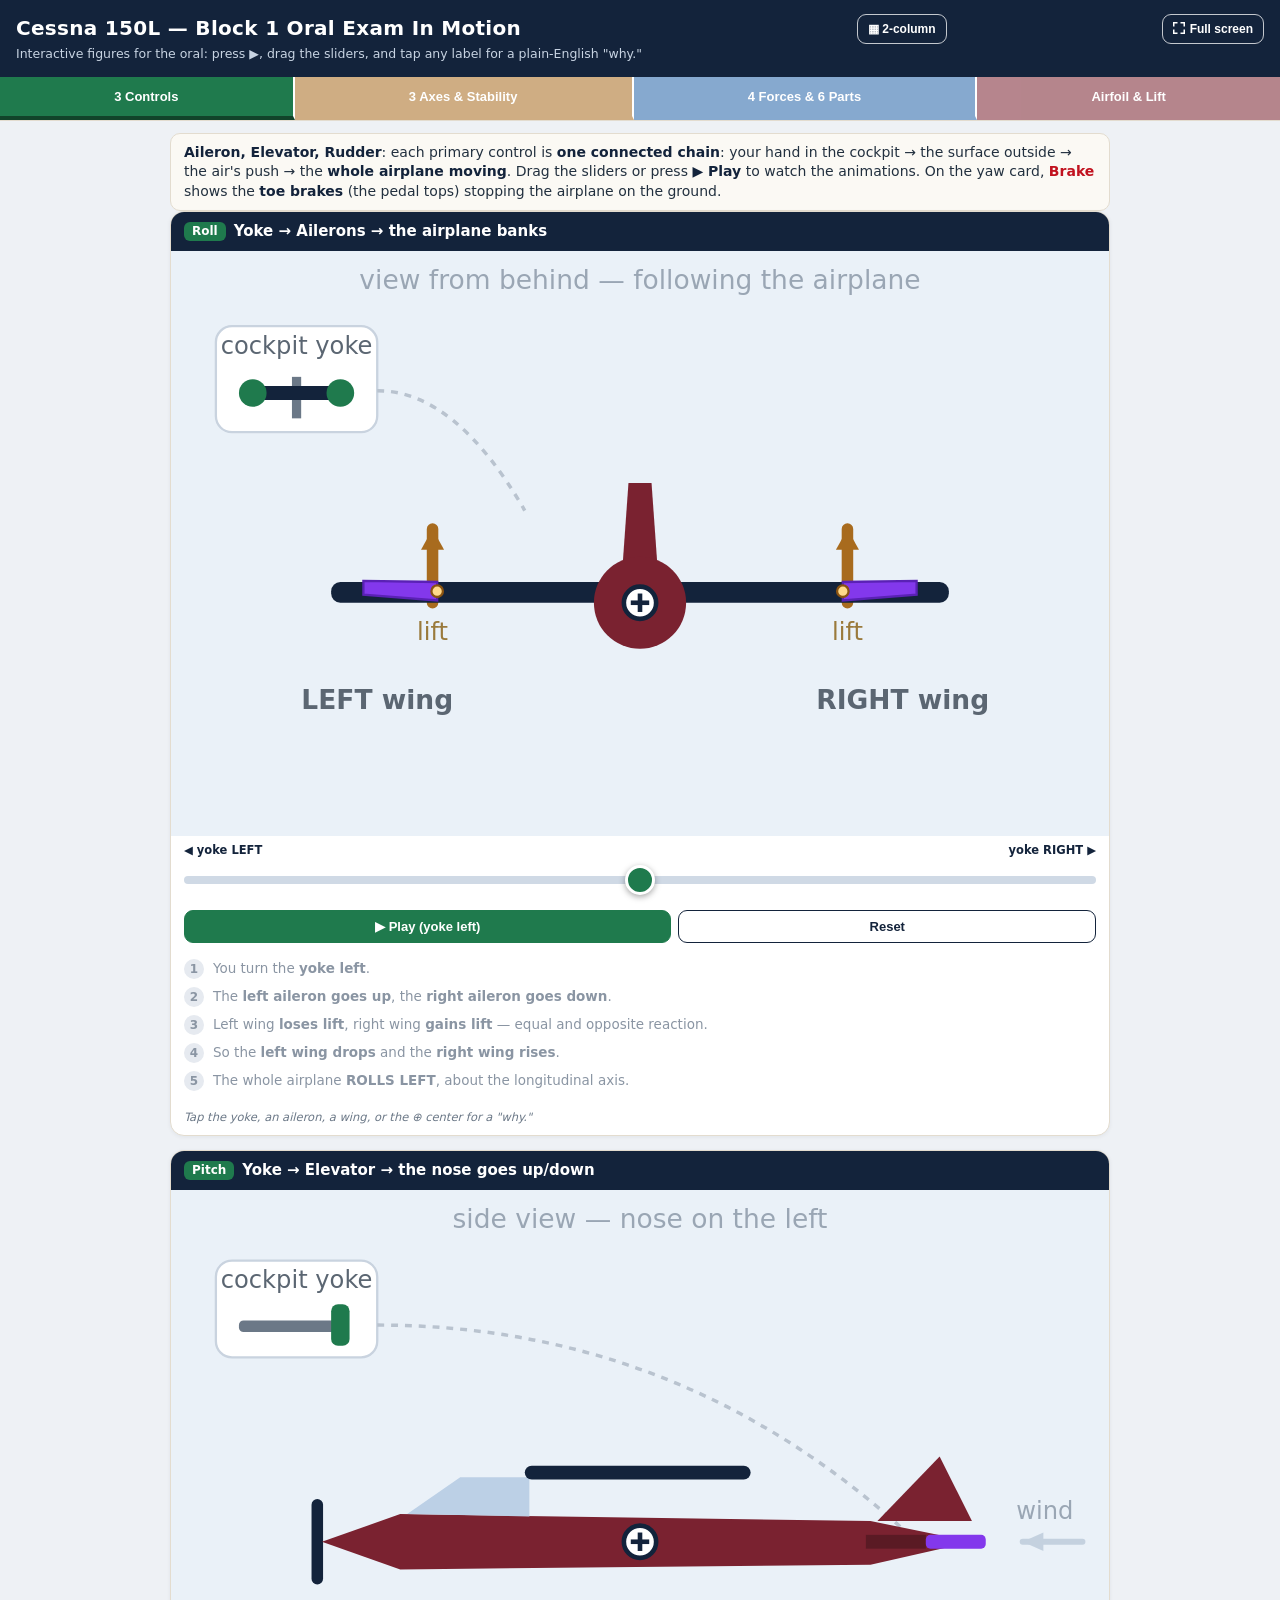
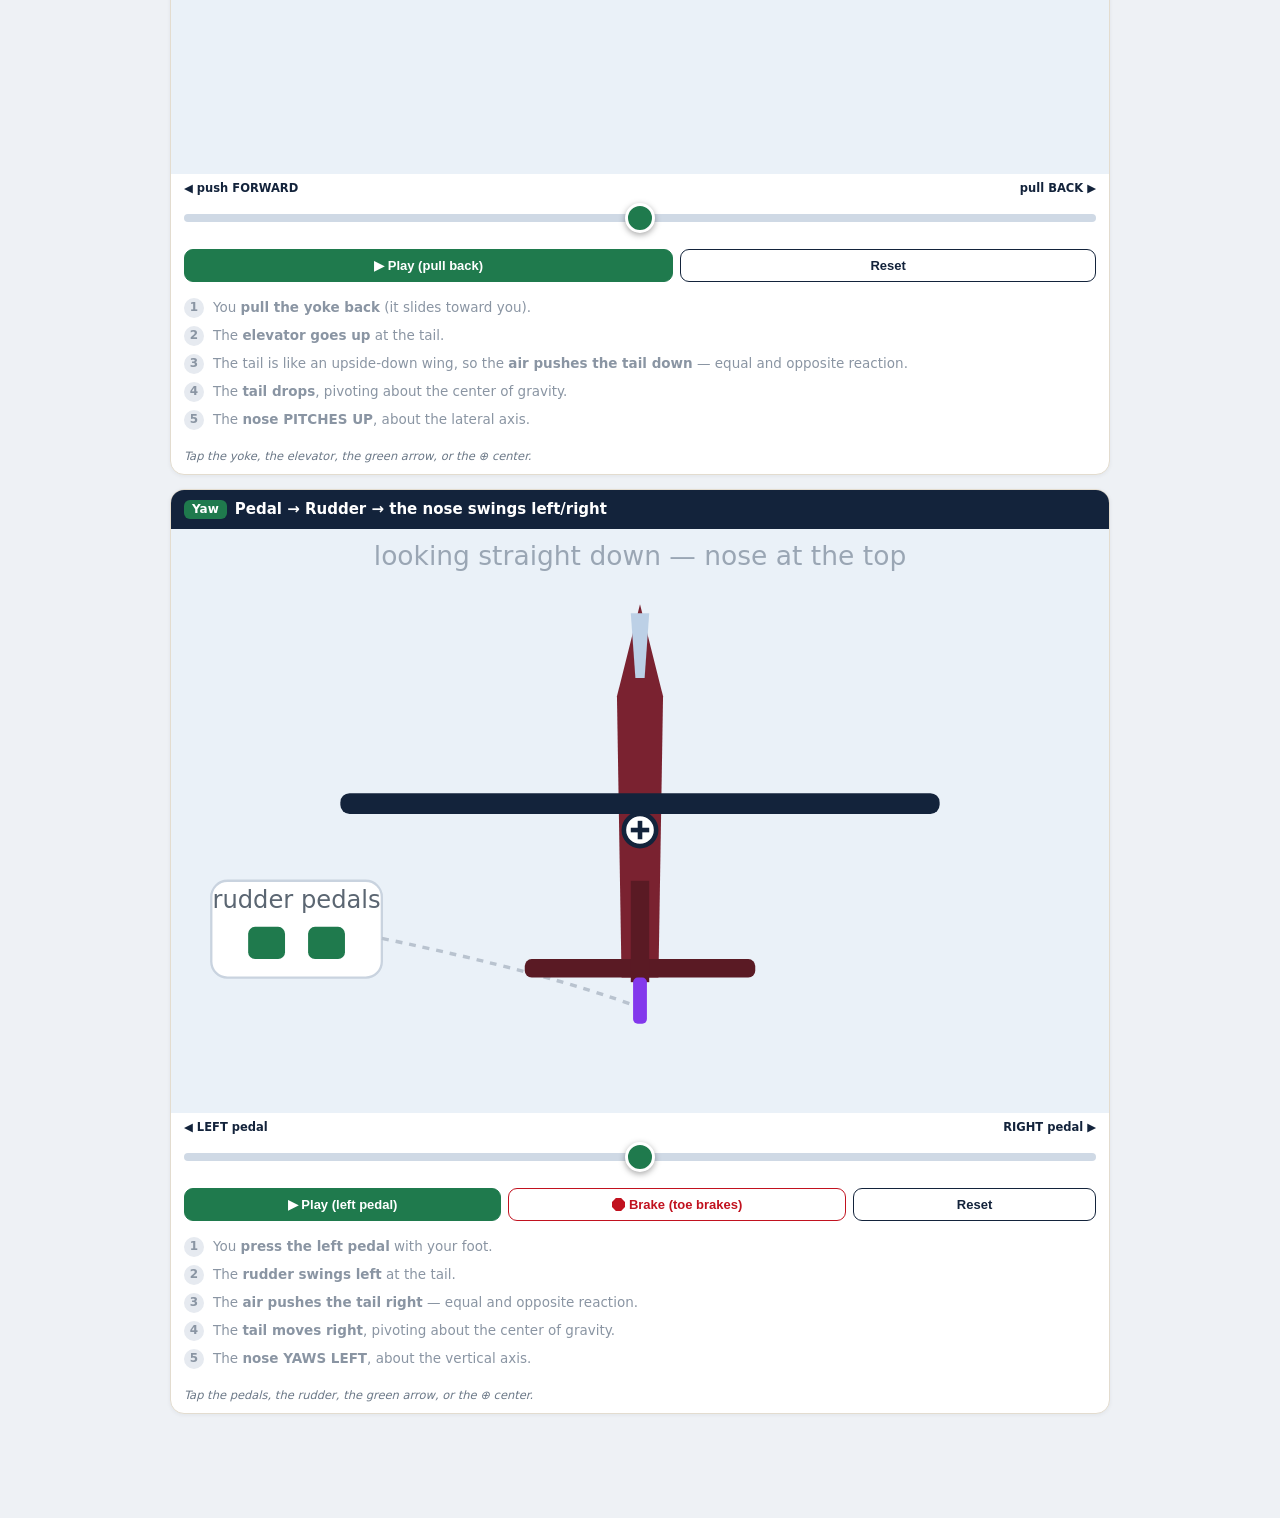
<file: Block1/index.html>
<!DOCTYPE html>
<html lang="en">
<head>
<meta charset="UTF-8">
<meta name="viewport" content="width=device-width, initial-scale=1.0">
<meta name="theme-color" content="#13233b">
<meta name="mobile-web-app-capable" content="yes">
<meta name="apple-mobile-web-app-capable" content="yes">
<meta name="apple-mobile-web-app-title" content="Block 1">
<meta name="format-detection" content="telephone=no">
<title>Cessna 150L — Block 1 Oral Exam In Motion</title>
<style>
  :root{--navy:#13233b;--green:#1f7a4d;--brown:#a86b1e;--burg:#7a2230;--red:#c1121f;
        --paper:#fbf9f4;--line:#e3dccf;--ink:#22303f;--dim:#6b7887;--sky:#eaf1f8;}
  *{box-sizing:border-box}
  html{overflow-anchor:none;-webkit-text-size-adjust:100%;text-size-adjust:100%}
  body{margin:0;background:#eef1f5;color:var(--ink);font-family:-apple-system,BlinkMacSystemFont,"Segoe UI",Roboto,system-ui,sans-serif;line-height:1.4}
  .head{background:var(--navy);color:#fff;padding:14px 16px}
  .head h1{margin:0;font-size:20px;letter-spacing:.3px}
  .head p{margin:3px 0 0;font-size:12.5px;color:#c7d3e2}
  .head{display:flex;align-items:flex-start;justify-content:space-between;gap:12px}
  .fsbtn{flex:none;border:1.5px solid rgba(255,255,255,.75);background:transparent;color:#fff;font-weight:800;font-size:12px;padding:7px 10px;border-radius:9px;cursor:pointer}
  .dnarrow{position:fixed;right:10px;bottom:calc(12px + env(safe-area-inset-bottom,0px));z-index:30;width:34px;height:34px;border-radius:50%;background:rgba(19,35,59,.55);color:#fff;display:none;align-items:center;justify-content:center;font-size:18px;font-weight:800;box-shadow:0 2px 6px rgba(0,0,0,.28);transition:opacity .35s;cursor:pointer}
  @media (hover:none) and (pointer:coarse){.dnarrow.show{display:flex}}
  .dnarrow .ar{animation:bob 1.2s ease-in-out infinite}
  #spinRoll,#spinPitch,#spinYaw{touch-action:none;-webkit-user-select:none;user-select:none;-webkit-touch-callout:none}
  .photo{position:relative;background:#000}
  .photo img{display:block;width:100%;height:auto}
  .pc{position:absolute;transform:translate(-50%,-50%);display:flex;align-items:center;gap:5px;cursor:pointer}
  .pc .n{width:23px;height:23px;border-radius:50%;background:#1f7a4d;color:#fff;font-weight:800;font-size:13px;display:flex;align-items:center;justify-content:center;border:2px solid #fff;box-shadow:0 1px 4px rgba(0,0,0,.45);flex:none}
  .pc .t{background:rgba(255,255,255,.94);color:#13233b;font-weight:800;font-size:12px;padding:2px 7px;border-radius:6px;border:1px solid #d9d2c4;white-space:nowrap;box-shadow:0 1px 3px rgba(0,0,0,.3)}
  .wsteps{list-style:none;margin:0;padding:6px 13px 12px}
  .wsteps li{font-size:13px;color:#9aa5b1;padding:3px 0;transition:color .15s}
  .wsteps li::before{content:'\25B8  ';color:#c3ccd6}
  .wsteps li.on{color:var(--navy);font-weight:800}
  .wsteps li.on::before{color:var(--green)}
  .fold{border-top:1px dashed var(--line)}
  .foldbtn{display:flex;align-items:center;gap:8px;width:100%;border:0;background:var(--paper);padding:11px 13px;font-size:13.5px;font-weight:800;color:var(--navy);cursor:pointer;text-align:left}
  .foldbtn .rain{font-size:14px;letter-spacing:.5px;background:linear-gradient(90deg,#e63946,#f77f00,#fcbf49,#2a9d8f,#457b9d,#8338ec,#e63946);background-size:300% 100%;-webkit-background-clip:text;background-clip:text;color:transparent;animation:rainmove 2.6s linear infinite;white-space:nowrap}
  .foldbtn .chev{margin-left:auto;transition:transform .3s;color:var(--green);font-size:15px}
  .fold.open .foldbtn .chev{transform:rotate(180deg)}
  .foldbody{max-height:0;overflow:hidden;transition:max-height .45s ease}
  .foldbtn:active{transform:scale(.99)}
  @keyframes rainmove{to{background-position:300% 0}}
  .colbtn{display:none;flex:none;border:1.5px solid rgba(255,255,255,.75);background:transparent;color:#fff;font-weight:800;font-size:12px;padding:7px 10px;border-radius:9px;cursor:pointer}
  @media (min-width:1000px){
    body.twocol .sec.on{display:grid;grid-template-columns:1fr 1fr;gap:14px;align-items:start}
    body.twocol .sec.on>.lead{grid-column:1/-1;margin-bottom:0}
    body.twocol .sec.on>.card{margin-bottom:0}
    body:not(.twocol) .sec.on>.card{max-width:940px;margin-left:auto;margin-right:auto}
    body:not(.twocol) .sec.on>.lead{max-width:940px;margin-left:auto;margin-right:auto}
    .colbtn{display:inline-flex}
  }
  @keyframes bob{0%,100%{transform:translateY(0)}50%{transform:translateY(4px)}}
  @media (max-width:560px){
    .wrap{padding:8px 3px 90px}
    .stage{padding:4px 3px 0}.ixstage{padding:2px 3px 0}
    .card,.ixcard{border-left:0;border-right:0;border-radius:8px}
  }
  .tabs{position:-webkit-sticky;position:sticky;top:0;z-index:30;display:flex;background:#fff;border-bottom:1px solid var(--line);overflow-x:auto}
  .tabs button{flex:1 1 auto;white-space:nowrap;border:0;border-right:2px solid #fff;color:#fff;font-weight:800;font-size:13px;padding:12px 8px;cursor:pointer;opacity:.55;border-bottom:4px solid transparent}
  .tabs button:last-child{border-right:0}
  @media (max-width:420px){.head{padding:10px 12px}.head h1{font-size:17px}.head p{font-size:12px}}
  @media (max-width:560px){.tabs button{flex:1 1 0;min-width:0;white-space:normal;font-size:12px;line-height:1.2;padding:9px 3px 7px}}
  .tabs button.on{opacity:1;border-bottom-color:rgba(0,0,0,.45)}
  .wrap{max-width:1500px;margin:0 auto;padding:12px 14px 90px}
  .sec{display:none}.sec.on{display:block}
  .card{background:#fff;border:1px solid var(--line);border-radius:14px;margin-bottom:14px;overflow:hidden;box-shadow:0 1px 4px rgba(20,35,59,.06)}
  .ct{background:var(--navy);color:#fff;padding:9px 13px;font-weight:700;font-size:15px;display:flex;align-items:center;gap:8px}
  .ct .b{background:var(--green);border-radius:6px;font-size:12px;padding:1px 8px}
  .stage{background:var(--sky);padding:6px 8px 2px}
  svg.scene{display:block;width:100%;height:auto;max-height:78vh}
  .lead{padding:9px 13px;font-size:14px}
  .lead b{color:var(--navy)}
  .ctrlrow{padding:6px 13px 2px}
  .ends{display:flex;justify-content:space-between;font-size:11.5px;font-weight:700;color:var(--navy)}
  input[type=range]{-webkit-appearance:none;appearance:none;width:100%;height:36px;margin:4px 0 2px;background:transparent;touch-action:none}
  input[type=range]::-webkit-slider-runnable-track{height:8px;border-radius:4px;background:#cfd9e5}
  input[type=range]::-webkit-slider-thumb{-webkit-appearance:none;width:30px;height:30px;border-radius:50%;background:var(--green);border:3px solid #fff;box-shadow:0 2px 6px rgba(0,0,0,.35);margin-top:-11px}
  input[type=range]::-moz-range-track{height:8px;border-radius:4px;background:#cfd9e5}
  input[type=range]::-moz-range-thumb{width:26px;height:26px;border-radius:50%;background:var(--green);border:3px solid #fff;box-shadow:0 2px 6px rgba(0,0,0,.35)}
  .btns{display:flex;gap:7px;flex-wrap:wrap;padding:4px 13px 10px}
  .btns button{flex:1 1 auto;min-width:70px;border:1.5px solid var(--navy);background:#fff;color:var(--navy);font-weight:700;font-size:13px;padding:8px 6px;border-radius:9px;cursor:pointer}
  .btns .go{background:var(--green);border-color:var(--green);color:#fff}
  .steps{list-style:none;margin:0;padding:2px 13px 14px}
  .steps li{display:flex;gap:9px;align-items:flex-start;font-size:13.5px;color:#8a95a3;padding:4px 0;transition:color .2s}
  .steps li .num{flex:none;width:20px;height:20px;border-radius:50%;background:#e6eaf0;color:#8a95a3;font-size:12px;font-weight:800;display:flex;align-items:center;justify-content:center;transition:.2s}
  .steps li.on{color:var(--navy);font-weight:600}
  .steps li.on .num{background:var(--green);color:#fff}
  .steps li.fin.on{color:var(--red);font-weight:800}
  .steps li.fin.on .num{background:var(--red)}
  .tapnote{font-size:11.5px;color:var(--dim);padding:0 13px 10px;font-style:italic}
  #bub{position:fixed;z-index:70;max-width:min(340px,86vw);background:rgba(19,35,59,.70);backdrop-filter:blur(10px) saturate(1.15);-webkit-backdrop-filter:blur(10px) saturate(1.15);color:#fff;border:1px solid rgba(255,255,255,.28);border-radius:14px;box-shadow:0 8px 26px rgba(0,0,0,.35);padding:11px 36px 12px 13px;font-size:13.5px;line-height:1.5;opacity:0;transform:scale(.92);pointer-events:none;transition:opacity .16s,transform .16s}
  #bub.show{opacity:1;transform:scale(1);pointer-events:auto}
  #bub .bx{position:absolute;top:4px;right:8px;cursor:pointer;font-size:22px;font-weight:800;color:#ffcf3f;line-height:1;padding:4px 5px}
  #bub .btail{position:absolute;width:14px;height:14px;background:rgba(19,35,59,.70);transform:rotate(45deg)}
  #bub.t-up .btail{bottom:-7px}
  #bub.t-dn .btail{top:-7px}
  .hot{cursor:pointer}
  .pills{display:flex;flex-wrap:wrap;gap:6px;padding:2px 13px 12px}
  .pill{font-size:12px;font-weight:700;border-radius:20px;padding:5px 10px;color:#fff;cursor:pointer}
  .p-roll{background:var(--green)}.p-pitch{background:var(--burg)}.p-yaw{background:var(--brown)}
  .legend{font-size:11.5px;color:var(--dim);padding:0 13px 12px}
  .legend span{display:inline-block;margin-right:10px}
  .sw{display:inline-block;width:14px;height:8px;border-radius:2px;vertical-align:middle;margin-right:3px}
  .flowT{stroke-dasharray:10 8;animation:flow 1.1s linear infinite}
  .flowB{stroke-dasharray:10 8;animation:flow 2.1s linear infinite}
  @keyframes flow{to{stroke-dashoffset:-72}}
  /* taps: no double-tap zoom on buttons/figures (pinch-zoom and scrolling still work), no grey tap boxes */
  button,.stage,.tabs,.pc,.foldbtn,.dnarrow{touch-action:manipulation}
  .hot,.pc,button{-webkit-tap-highlight-color:rgba(0,0,0,0)}
  .photo picture{display:block}
  .ico{width:12px;height:12px;vertical-align:-1px;margin-right:5px}
  /* full screen without the Fullscreen API (iPhone Safari, in-app browsers): hide the title bar */
  .fsx{display:none;position:fixed;left:10px;bottom:calc(12px + env(safe-area-inset-bottom,0px));z-index:31;border:0;border-radius:18px;background:rgba(19,35,59,.78);color:#fff;font-weight:800;font-size:12px;padding:8px 12px;box-shadow:0 2px 6px rgba(0,0,0,.28);cursor:pointer}
  body.pfs .head{display:none}
  body.pfs .fsx{display:block}
  /* BRAKE (toe brakes) */
  .btns .brk{border-color:var(--red);color:var(--red);font-weight:800}
  .btns .brk svg{width:13px;height:13px;vertical-align:-2px;margin-right:4px}
  .btns .brk.on{background:var(--red);color:#fff}
  #svgYaw .bk{opacity:0;pointer-events:none;transition:opacity .35s}
  #svgYaw .bk.on{opacity:1;pointer-events:auto}
  #yGround *{pointer-events:none}
</style>
</head>
<body>
<div class="head">
  <div>
    <h1>Cessna 150L — Block 1 Oral Exam In Motion</h1>
    <p>Interactive figures for the oral: press ▶, drag the sliders, and tap any label for a plain-English "why."</p>
  </div>
  <button class="colbtn" id="colBtn" onclick="toggleCols()">▦ 2-column</button>
  <button class="fsbtn" id="fsBtn" onclick="goFS()" aria-pressed="false"><svg class="ico" viewBox="0 0 16 16" aria-hidden="true"><path d="M1 6V1h5M10 1h5v5M15 10v5h-5M6 15H1v-5" fill="none" stroke="currentColor" stroke-width="2"/></svg>Full screen</button>
</div>

<div class="tabs" id="tabs">
  <button class="on" data-t="controls" style="background:#1f7a4d">3 Controls</button>
  <button data-t="axes" style="background:#a86b1e">3&nbsp;Axes &amp; Stability</button>
  <button data-t="forces" style="background:#2563a8">4&nbsp;Forces &amp; 6&nbsp;Parts</button>
  <button data-t="airfoil" style="background:#7a2230">Airfoil &amp; Lift</button>
</div>

<div class="wrap">

<!-- ================= CONTROLS ================= -->
<div class="sec on" id="controls">
  <div class="lead" style="background:var(--paper);border:1px solid var(--line);border-radius:10px">
    <b>Aileron, Elevator, Rudder</b>: each primary control is <b>one connected chain</b>: your hand in the cockpit → the surface outside → the air's push → the <b>whole airplane moving</b>. Drag the sliders or press <b>▶ Play</b> to watch the animations. On the yaw card, <b style="color:#c1121f">Brake</b> shows the <b>toe brakes</b> (the pedal tops) stopping the airplane on the ground.
  </div>

  <!-- ROLL -->
  <div class="card">
    <div class="ct"><span class="b">Roll</span> Yoke → Ailerons → the airplane banks</div>
    <div class="stage">
      <svg class="scene" viewBox="0 0 400 250" id="svgRoll" aria-label="Roll, view from behind">
        <text x="200" y="14" font-size="11.5" fill="#9aa6b4" text-anchor="middle">view from behind — following the airplane</text>
        <!-- cockpit inset (connected) -->
        <g class="hot" data-i="ry"><rect x="16" y="30" width="70" height="46" rx="7" fill="#fff" stroke="#c9d3df"/>
          <text x="51" y="42" font-size="10.5" fill="#5b6672" text-anchor="middle">cockpit yoke</text>
          <rect x="49" y="52" width="4" height="18" fill="#6b7887"/>
          <g id="ryWheel"><rect x="30" y="56" width="42" height="6" rx="3" fill="#13233b"/>
            <circle cx="32" cy="59" r="6" fill="#1f7a4d"/><circle cx="70" cy="59" r="6" fill="#1f7a4d"/></g></g>
        <path d="M86,58 Q120,58 150,110" fill="none" stroke="#b9c3cf" stroke-width="1.5" stroke-dasharray="3 3"/>
        <!-- lift arrows -->
        <g class="lift" id="rLiftL"><line x1="110" y1="150" x2="110" y2="118" stroke="#a86b1e" stroke-width="5" stroke-linecap="round"/><polygon points="110,118 105,127 115,127" fill="#a86b1e"/></g>
        <g class="lift" id="rLiftR"><line x1="290" y1="150" x2="290" y2="118" stroke="#a86b1e" stroke-width="5" stroke-linecap="round"/><polygon points="290,118 285,127 295,127" fill="#a86b1e"/></g>
        <text x="110" y="166" font-size="10.5" fill="#9a7a3c" text-anchor="middle">lift</text><text x="290" y="166" font-size="10.5" fill="#9a7a3c" text-anchor="middle">lift</text>
        <!-- aircraft (rear) -->
        <g id="rPlane">
          <rect x="66" y="141" width="268" height="9" rx="4" fill="#13233b" class="hot" data-i="wing"/>
          <polygon points="192,140 208,140 205,98 195,98" fill="#7a2230"/>
          <circle cx="200" cy="150" r="20" fill="#7a2230" class="hot" data-i="fus"/>
          <g id="rTabL" class="hot" data-i="ail"><path d="M80,140.5 L112,141 L112,149 L80,146.5 Z" fill="#8338ec" stroke="#5a21b5" stroke-width="1"/></g>
          <g id="rTabR" class="hot" data-i="ail"><path d="M288,141 L320,140.5 L320,146.5 L288,149 Z" fill="#8338ec" stroke="#5a21b5" stroke-width="1"/></g>
          <circle cx="112" cy="145" r="2.5" fill="#ffd98a" stroke="#8a5311" stroke-width="1"/>
          <circle cx="288" cy="145" r="2.5" fill="#ffd98a" stroke="#8a5311" stroke-width="1"/>
          <text id="rAL" x="84" y="124" font-size="11" fill="#5a21b5" font-weight="800" text-anchor="middle" opacity="0">aileron DOWN</text>
          <text id="rAR" x="316" y="124" font-size="11" fill="#5a21b5" font-weight="800" text-anchor="middle" opacity="0">aileron UP</text>
          <g id="rCG" class="hot" data-i="cg"><circle cx="200" cy="150" r="7" fill="#fff" stroke="#13233b" stroke-width="2"/><line x1="196" y1="150" x2="204" y2="150" stroke="#13233b" stroke-width="2"/><line x1="200" y1="146" x2="200" y2="154" stroke="#13233b" stroke-width="2"/></g>
        </g>
        <text x="86" y="196" font-size="11.5" fill="#5b6672" text-anchor="middle" font-weight="700">LEFT wing</text>
        <text x="314" y="196" font-size="11.5" fill="#5b6672" text-anchor="middle" font-weight="700">RIGHT wing</text>
        <text id="rFinal" x="200" y="238" font-size="14" fill="#c1121f" font-weight="800" text-anchor="middle" opacity="0">The airplane ROLLS LEFT</text>
      </svg>
    </div>
    <div class="ctrlrow"><div class="ends"><span>◀ yoke LEFT</span><span>yoke RIGHT ▶</span></div>
      <input type="range" id="rR" min="-100" max="100" value="0" oninput="setv('r',this.value/100)" aria-label="Yoke: turn left to right"></div>
    <div class="btns"><button class="go" onclick="play('r',-1)">▶ Play (yoke left)</button><button onclick="setv('r',0)">Reset</button></div>
    <ol class="steps" id="rSteps">
      <li><span class="num">1</span><span id="rS1">You turn the <b>yoke left</b>.</span></li>
      <li><span class="num">2</span><span id="rS2">The <b>left aileron goes up</b>, the <b>right aileron goes down</b>.</span></li>
      <li><span class="num">3</span><span id="rS3">Left wing <b>loses lift</b>, right wing <b>gains lift</b> — equal and opposite reaction.</span></li>
      <li><span class="num">4</span><span id="rS4">So the <b>left wing drops</b> and the <b>right wing rises</b>.</span></li>
      <li class="fin"><span class="num">5</span><span id="rS5">The whole airplane <b>ROLLS LEFT</b>, about the longitudinal axis.</span></li>
    </ol>
    <div class="tapnote">Tap the yoke, an aileron, a wing, or the ⊕ center for a "why."</div>
  </div>

  <!-- PITCH -->
  <div class="card">
    <div class="ct"><span class="b">Pitch</span> Yoke → Elevator → the nose goes up/down</div>
    <div class="stage">
      <svg class="scene" viewBox="0 0 400 250" id="svgPitch" aria-label="Pitch, side view">
        <text x="200" y="14" font-size="11.5" fill="#9aa6b4" text-anchor="middle">side view — nose on the left</text>
        <g class="hot" data-i="py"><rect x="16" y="28" width="70" height="42" rx="7" fill="#fff" stroke="#c9d3df"/>
          <text x="51" y="40" font-size="10.5" fill="#5b6672" text-anchor="middle">cockpit yoke</text>
          <g id="pyShaft"><rect x="26" y="54" width="44" height="5" rx="2" fill="#6b7887"/><rect x="66" y="47" width="8" height="18" rx="3" fill="#1f7a4d"/></g></g>
        <path d="M86,56 Q220,56 320,150" fill="none" stroke="#b9c3cf" stroke-width="1.5" stroke-dasharray="3 3"/>
        <g opacity="0.5"><line x1="392" y1="150" x2="366" y2="150" stroke="#9fb3c8" stroke-width="2.5" stroke-linecap="round"/><polygon points="366,150 375,146 375,154" fill="#9fb3c8"/></g>
        <text x="388" y="140" font-size="10.5" fill="#9aa6b4" text-anchor="end">wind</text>
        <g id="pPlane">
          <line x1="60" y1="134" x2="60" y2="166" stroke="#13233b" stroke-width="5" stroke-linecap="round"/>
          <polygon points="62,150 96,138 300,141 344,150 300,160 96,162" fill="#7a2230" class="hot" data-i="fus"/>
          <polygon points="99,138 122,122 152,122 152,139" fill="#bcd0e6"/>
          <rect x="150" y="117" width="98" height="6" rx="3" fill="#13233b" class="hot" data-i="wing"/>
          <polygon points="303,141 330,113 344,141" fill="#7a2230"/>
          <rect x="298" y="147" width="26" height="6" fill="#5a1a24"/>
          <g id="pElev" class="hot" data-i="elev"><rect x="324" y="147" width="26" height="6" rx="2" fill="#8338ec"/></g>
          <text id="pSurfLbl" x="298" y="173" font-size="11" fill="#5a21b5" font-weight="800" text-anchor="middle" opacity="0">elevator UP</text>
          <g id="pCG" class="hot" data-i="cg"><circle cx="200" cy="150" r="7" fill="#fff" stroke="#13233b" stroke-width="2"/><line x1="196" y1="150" x2="204" y2="150" stroke="#13233b" stroke-width="2"/><line x1="200" y1="146" x2="200" y2="154" stroke="#13233b" stroke-width="2"/></g>
        </g>
        <g class="hot" data-i="react" id="pDn" opacity="0"><line x1="336" y1="158" x2="336" y2="196" stroke="#1f7a4d" stroke-width="6" stroke-linecap="round"/><polygon points="336,196 330,186 342,186" fill="#1f7a4d"/><text x="330" y="210" font-size="11.5" fill="#1f7a4d" font-weight="700" text-anchor="middle">air pushes tail down</text></g>
        <g class="hot" data-i="react" id="pUp" opacity="0"><line x1="336" y1="142" x2="336" y2="104" stroke="#1f7a4d" stroke-width="6" stroke-linecap="round"/><polygon points="336,104 330,114 342,114" fill="#1f7a4d"/><text x="330" y="96" font-size="11.5" fill="#1f7a4d" font-weight="700" text-anchor="middle">air pushes tail up</text></g>
        <text id="pFinal" x="200" y="238" font-size="14" fill="#c1121f" font-weight="800" text-anchor="middle" opacity="0">The nose PITCHES UP</text>
      </svg>
    </div>
    <div class="ctrlrow"><div class="ends"><span>◀ push FORWARD</span><span>pull BACK ▶</span></div>
      <input type="range" id="pR" min="-100" max="100" value="0" oninput="setv('p',this.value/100)" aria-label="Yoke: push forward to pull back"></div>
    <div class="btns"><button class="go" onclick="play('p',1)">▶ Play (pull back)</button><button onclick="setv('p',0)">Reset</button></div>
    <ol class="steps" id="pSteps">
      <li><span class="num">1</span><span id="pS1">You <b>pull the yoke back</b> (it slides toward you).</span></li>
      <li><span class="num">2</span><span id="pS2">The <b>elevator goes up</b> at the tail.</span></li>
      <li><span class="num">3</span><span id="pS3">The tail is like an upside‑down wing, so the <b>air pushes the tail down</b> — equal and opposite reaction.</span></li>
      <li><span class="num">4</span><span id="pS4">The <b>tail drops</b>, pivoting about the center of gravity.</span></li>
      <li class="fin"><span class="num">5</span><span id="pS5">The <b>nose PITCHES UP</b>, about the lateral axis.</span></li>
    </ol>
    <div class="tapnote">Tap the yoke, the elevator, the green arrow, or the ⊕ center.</div>
  </div>

  <!-- YAW -->
  <div class="card">
    <div class="ct"><span class="b" id="yBadge">Yaw</span> <span id="yCt">Pedal → Rudder → the nose swings left/right</span></div>
    <div class="stage">
      <svg class="scene" viewBox="0 0 400 250" id="svgYaw" aria-label="Yaw, top view. Brake shows the toe brakes stopping the airplane.">
        <defs>
          <clipPath id="ygClip"><rect x="112" y="20" width="176" height="230"/></clipPath>
          <clipPath id="tbClip"><rect x="4" y="18" width="172" height="90" rx="7"/></clipPath>
          <radialGradient id="yHeat"><stop offset="0" stop-color="#ffc400"/><stop offset="0.45" stop-color="#ff5a1f" stop-opacity="0.75"/><stop offset="1" stop-color="#ff3b1f" stop-opacity="0"/></radialGradient>
        </defs>
        <!-- BRAKE mode only: the taxiway under the airplane (joints slide by as it rolls) -->
        <g id="yGround" class="bk">
          <rect x="112" y="20" width="176" height="230" fill="#d9dfe6"/>
          <g clip-path="url(#ygClip)"><path id="yJoints" d="M112,-25H288M112,0H288M112,25H288M112,50H288M112,75H288M112,100H288M112,125H288M112,150H288M112,175H288M112,200H288M112,225H288M112,250H288" stroke="#c2cad4" stroke-width="1.3"/></g>
          <path d="M114,20V250M117.5,20V250M282.5,20V250M286,20V250" fill="none" stroke="#e2b42b" stroke-width="1.3"/>
          <line x1="200" y1="20" x2="200" y2="250" stroke="#e2b42b" stroke-width="2.2"/>
        </g>
        <text id="yTitle" x="200" y="13" font-size="11.5" fill="#9aa6b4" text-anchor="middle">looking straight down — nose at the top</text>
        <g class="hot" data-i="yp" id="yPed"><rect x="14" y="150" width="74" height="42" rx="7" fill="#fff" stroke="#c9d3df"/>
          <text x="51" y="162" font-size="10.5" fill="#5b6672" text-anchor="middle">rudder pedals</text>
          <g id="ypL"><rect x="30" y="170" width="16" height="14" rx="3" fill="#1f7a4d"/><rect id="ytL" x="30" y="170" width="16" height="6" rx="2.5" fill="#c1121f" style="opacity:0"/></g>
          <g id="ypR"><rect x="56" y="170" width="16" height="14" rx="3" fill="#1f7a4d"/><rect id="ytR" x="56" y="170" width="16" height="6" rx="2.5" fill="#c1121f" style="opacity:0"/></g></g>
        <text class="bk hot" data-i="tb" x="51" y="206" font-size="10.5" fill="#c1121f" font-weight="800" text-anchor="middle">▲ TOE BRAKES</text>
        <path id="yConn" d="M88,175 Q160,190 200,205" fill="none" stroke="#b9c3cf" stroke-width="1.5" stroke-dasharray="3 3"/>
        <g id="yPlane">
          <polygon points="200,30 210,70 208,192 192,192 190,70" fill="#7a2230" class="hot" data-i="fus"/>
          <polygon points="196,34 204,34 202,62 198,62" fill="#bcd0e6"/>
          <rect x="70" y="112" width="260" height="9" rx="4" fill="#13233b" class="hot" data-i="wing"/>
          <rect x="150" y="184" width="100" height="8" rx="3" fill="#5a1a24"/>
          <rect x="196" y="150" width="8" height="44" fill="#5a1a24"/>
          <g id="yRud" class="hot" data-i="rud"><rect x="197" y="192" width="6" height="20" rx="2" fill="#8338ec"/></g>
          <text id="ySurfLbl" x="256" y="190" font-size="11" fill="#5a21b5" font-weight="800" opacity="0">rudder LEFT</text>
          <g id="yCG" class="hot" data-i="cg"><circle cx="200" cy="128" r="7" fill="#fff" stroke="#13233b" stroke-width="2"/><line x1="196" y1="128" x2="204" y2="128" stroke="#13233b" stroke-width="2"/><line x1="200" y1="124" x2="200" y2="132" stroke="#13233b" stroke-width="2"/></g>
          <!-- BRAKE mode (x-ray, seen through the airplane): landing gear and the disc brakes -->
          <g id="yGear" class="bk">
            <circle id="yGlowL" cx="180.6" cy="143" r="14" fill="url(#yHeat)" style="opacity:0"/>
            <circle id="yGlowR" cx="219.4" cy="143" r="14" fill="url(#yHeat)" style="opacity:0"/>
            <path d="M196,135.5L182,142M204,135.5L218,142" stroke="#2b3646" stroke-width="2.6" stroke-linecap="round"/>
            <g class="hot" data-i="disc">
              <rect x="172" y="135" width="7" height="16" rx="3" fill="#2b3646" stroke="#fff" stroke-width="0.9"/>
              <rect x="221" y="135" width="7" height="16" rx="3" fill="#2b3646" stroke="#fff" stroke-width="0.9"/>
              <rect id="yDiscL" x="179.2" y="138.5" width="2.8" height="9" rx="1" fill="#9aa5b1"/>
              <rect id="yDiscR" x="218" y="138.5" width="2.8" height="9" rx="1" fill="#9aa5b1"/>
            </g>
            <rect class="hot" data-i="nw" x="197" y="36" width="6" height="12" rx="2.5" fill="#2b3646" stroke="#fff" stroke-width="0.9"/>
          </g>
        </g>
        <g class="hot" data-i="react" id="yR" opacity="0"><line x1="210" y1="206" x2="252" y2="206" stroke="#1f7a4d" stroke-width="6" stroke-linecap="round"/><polygon points="252,206 242,201 242,211" fill="#1f7a4d"/><text x="231" y="222" font-size="11.5" fill="#1f7a4d" font-weight="700" text-anchor="middle">air pushes tail right</text></g>
        <g class="hot" data-i="react" id="yTailL" opacity="0"><line x1="190" y1="206" x2="148" y2="206" stroke="#1f7a4d" stroke-width="6" stroke-linecap="round"/><polygon points="148,206 158,201 158,211" fill="#1f7a4d"/><text x="169" y="222" font-size="11.5" fill="#1f7a4d" font-weight="700" text-anchor="middle">air pushes tail left</text></g>
        <text id="yFinal" x="200" y="243" font-size="14" fill="#c1121f" font-weight="800" text-anchor="middle" opacity="0">The nose YAWS LEFT</text>
        <!-- BRAKE mode: close-up of the LEFT pedal, side view (forward = right). The toes slide up onto the
             pedal TOP and tip it forward about its bottom hinge; the top pushes the master-cylinder piston. -->
        <g id="yToe" class="bk">
          <rect class="hot" data-i="tb" x="4" y="18" width="172" height="90" rx="7" fill="#fff" stroke="#c9d3df"/>
          <g clip-path="url(#tbClip)">
            <text x="82" y="30.5" font-size="10.5" fill="#5b6672" font-weight="700" text-anchor="middle">LEFT pedal · side view</text>
            <text x="171" y="30" font-size="8.5" fill="#9aa6b4" font-weight="800" text-anchor="end">FWD ▸</text>
            <line x1="8" y1="99.5" x2="172" y2="99.5" stroke="#9aa6b4" stroke-width="2"/>
            <line id="tbShin" class="hot" data-i="tb" x1="54.6" y1="80.4" x2="-14" y2="22" stroke="#7d8896" stroke-width="13" stroke-linecap="round"/>
            <g class="hot" data-i="mc">
              <line id="tbRod" x1="122.64" y1="54.31" x2="137.78" y2="59.49" stroke="#3a4656" stroke-width="2.2" stroke-linecap="round"/>
              <g transform="translate(134.94,58.52) rotate(18.9)">
                <rect x="0" y="-5" width="22" height="10" rx="2.5" fill="#c9d1da" stroke="#5b6672" stroke-width="1"/>
                <rect id="tbFluid" x="4.2" y="-3.2" width="16.8" height="6.4" rx="1" fill="#efc2c6"/>
                <rect id="tbPiston" x="2" y="-3.8" width="2.2" height="7.6" fill="#3a4656"/>
              </g>
              <text x="150" y="82" font-size="10" fill="#5b6672" font-weight="800" text-anchor="middle">master</text>
              <text x="150" y="93" font-size="10" fill="#5b6672" font-weight="800" text-anchor="middle">cylinder</text>
            </g>
            <g id="tbPedal" class="hot" data-i="tb" transform="rotate(14,112,97)">
              <rect x="108.5" y="53" width="7" height="44" rx="3.5" fill="#1f7a4d"/>
              <rect id="tbTop" x="108.5" y="53" width="7" height="22" rx="3.5" fill="#c1121f" style="opacity:0"/>
            </g>
            <circle cx="112" cy="97" r="2.8" fill="#5b6672"/>
            <g id="tbShoe" class="hot" data-i="tb" transform="translate(112.86,79.08) rotate(162.8)">
              <path d="M0,0 L62,0 C65,0 66,3 66,6 L66,14 C66,18 63,21 59,21 L50,21 C40,19 26,13 12,10 C5,9 1,6 0,3 Z" fill="#46505f"/>
              <rect x="0" y="-0.6" width="64" height="3" rx="1.2" fill="#1e2733"/>
            </g>
            <g id="tbPush" style="opacity:0"><line x1="96" y1="51" x2="113" y2="51" stroke="#c1121f" stroke-width="2.4" stroke-linecap="round"/><polygon points="119,51 112,47.2 112,54.8" fill="#c1121f"/></g>
            <text id="tbLblR" x="88" y="45" font-size="11" fill="#1f7a4d" font-weight="800" text-anchor="middle">LOWER part = RUDDER</text>
            <text id="tbLblB" x="88" y="45" font-size="11" fill="#c1121f" font-weight="800" text-anchor="middle" style="opacity:0">TOP of pedal = BRAKE</text>
          </g>
        </g>
        <!-- BRAKE mode: the fluid path (master cylinder → brake line → disc on that MAIN wheel), labels, speed -->
        <g id="yBL" class="bk hot" data-i="bl">
          <path d="M155.75,65.65H180Q196.5,65.65 196.5,78V131Q196.5,135.5 194,136.7L182.6,141.8M203.5,66V131Q203.5,135.5 206,136.7L217.4,141.8" fill="none" stroke="#fff" stroke-width="4.4" stroke-linecap="round" stroke-linejoin="round" pointer-events="none"/>
          <path id="yBLl" d="M155.75,65.65H180Q196.5,65.65 196.5,78V131Q196.5,135.5 194,136.7L182.6,141.8" fill="none" stroke="#c1121f" stroke-width="2.4" stroke-linecap="round" stroke-linejoin="round"/>
          <path id="yBLr" d="M203.5,66V131Q203.5,135.5 206,136.7L217.4,141.8" fill="none" stroke="#c1121f" stroke-width="2.4" stroke-linecap="round" stroke-linejoin="round"/>
          <circle cx="203.5" cy="66" r="2.3" fill="#c1121f" stroke="#fff" stroke-width="1"/>
          <text x="213" y="101" font-size="10.5" fill="#c1121f" font-weight="800">◂ brake lines</text>
        </g>
        <g class="bk hot" data-i="nw">
          <line x1="204.5" y1="42" x2="213" y2="40" stroke="#5b6672" stroke-width="1"/>
          <text x="215" y="38" font-size="10" fill="#5b6672">nose wheel:</text>
          <text x="215" y="49.5" font-size="10" fill="#5b6672" font-weight="800">NO brake</text>
        </g>
        <g class="bk hot" data-i="disc">
          <line x1="229" y1="144" x2="253" y2="149" stroke="#c1121f" stroke-width="1.3"/>
          <rect x="253" y="138" width="143" height="57" rx="8" fill="#fff" stroke="#efc2c6" stroke-width="1.2"/>
          <text x="260" y="152" font-size="11" fill="#c1121f" font-weight="800">DISC BRAKE</text>
          <text x="260" y="164" font-size="10" fill="#c1121f" font-weight="800">on each MAIN wheel</text>
          <text x="260" y="176" font-size="10" fill="#5b6672">linings squeeze the disc:</text>
          <text x="260" y="188" font-size="10" fill="#d35400" font-weight="800">FRICTION → HEAT</text>
        </g>
        <g id="yGS" class="bk hot" data-i="gs">
          <rect x="292" y="18" width="102" height="72" rx="8" fill="#fff" stroke="#c9d3df"/>
          <text id="yGSlbl" x="343" y="32" font-size="10" fill="#5b6672" font-weight="800" text-anchor="middle">GROUND SPEED</text>
          <text id="yGSval" x="343" y="56" font-size="22" fill="#13233b" font-weight="800" text-anchor="middle">10 kt</text>
          <text x="343" y="71" font-size="9.5" fill="#5b6672" font-weight="800" text-anchor="middle">BRAKE PRESSURE</text>
          <rect x="300" y="76" width="86" height="7" rx="3.5" fill="#e6eaf0"/>
          <rect id="yPbar" x="300" y="76" width="0" height="7" rx="3.5" fill="#c1121f"/>
        </g>
        <text id="yBrkFin" x="200" y="243" font-size="14" fill="#c1121f" font-weight="800" text-anchor="middle" stroke="#fff" stroke-width="4" stroke-linejoin="round" paint-order="stroke" style="opacity:0;pointer-events:none">The airplane STOPS</text>
      </svg>
    </div>
    <div class="ctrlrow"><div class="ends"><span>◀ LEFT pedal</span><span>RIGHT pedal ▶</span></div>
      <input type="range" id="yR2" min="-100" max="100" value="0" oninput="setv('y',this.value/100)" aria-label="Rudder pedals: left to right"></div>
    <div class="btns"><button class="go" onclick="play('y',-1)">▶ Play (left pedal)</button><button class="brk" id="yBrkBtn" onclick="brakePlay()"><svg viewBox="0 0 20 20" aria-hidden="true"><polygon points="6,0 14,0 20,6 20,14 14,20 6,20 0,14 0,6" fill="currentColor"/></svg>Brake (toe brakes)</button><button onclick="setv('y',0)">Reset</button></div>
    <ol class="steps" id="ySteps">
      <li><span class="num">1</span><span id="yS1">You <b>press the left pedal</b> with your foot.</span></li>
      <li><span class="num">2</span><span id="yS2">The <b>rudder swings left</b> at the tail.</span></li>
      <li><span class="num">3</span><span id="yS3">The <b>air pushes the tail right</b> — equal and opposite reaction.</span></li>
      <li><span class="num">4</span><span id="yS4">The <b>tail moves right</b>, pivoting about the center of gravity.</span></li>
      <li class="fin"><span class="num">5</span><span id="yS5">The <b>nose YAWS LEFT</b>, about the vertical axis.</span></li>
    </ol>
    <ol class="steps" id="bSteps" style="display:none">
      <li><span class="num">1</span><span>Taxiing, throttle at <b>idle</b>. Slide your feet <b>UP</b> from the rudder part onto the <b>TOP of BOTH pedals</b> — the <b>TOE BRAKES</b>.</span></li>
      <li><span class="num">2</span><span>Your toes tip each pedal top <b>forward</b> → it pushes its own <b>MASTER CYLINDER</b> piston.</span></li>
      <li><span class="num">3</span><span><b>Brake fluid</b> is forced down the <b>BRAKE LINES</b>: left pedal → <b>left</b> main wheel, right pedal → <b>right</b> main wheel.</span></li>
      <li><span class="num">4</span><span>At each <b>MAIN wheel</b> the linings <b>squeeze the disc</b> → <b>FRICTION</b> turns the motion into <b>HEAT</b>. The nose wheel has <b>no brake</b>.</span></li>
      <li class="fin"><span class="num">5</span><span>The airplane <b>STOPS</b>. Ease off your toes → the <b>return spring</b> in each master cylinder pushes the pedal back: brakes off.</span></li>
    </ol>
    <div class="tapnote" id="yTap">Tap the pedals, the rudder, the green arrow, or the ⊕ center.</div>
  </div>
</div>

<!-- ================= AXES ================= -->
<div class="sec" id="axes">
  <div class="lead" style="background:var(--paper);border:1px solid var(--line);border-radius:10px;margin-bottom:12px">
    <b>⊗</b> = the axis pointing at you. <b>REAR = ROLL · SIDE = PITCH · TOP = YAW.</b> <b>CONTROL</b> = movable: <b style="color:#c1121f">AILERONS · ELEVATOR · RUDDER</b>. <b>STABILITY</b> = fixed: <b>DIHEDRAL · HORIZONTAL STABILIZER · VERTICAL STABILIZER</b>.
  </div>

  <!-- ROLL -->
  <div class="card">
    <div class="ct"><span class="b">ROLL</span> Longitudinal axis · rear (butt-line) view</div>
    <div class="stage">
      <svg class="scene" viewBox="0 0 400 208" aria-label="Roll about the longitudinal axis, rear view">
        <text x="14" y="30" font-size="20" fill="#1f7a4d" font-weight="800">ROLL</text>
        <text x="14" y="48" font-size="13" fill="#c1121f" font-weight="800">AILERONS</text>
        <path d="M156,50 A62,62 0 0 1 252,50" fill="none" stroke="#1f7a4d" stroke-width="3.5"/>
        <polygon points="252,50 239,42 242,56" fill="#1f7a4d"/>
        <g id="mRoll">
          <rect x="82" y="112" width="236" height="8" rx="4" fill="#13233b"/>
          <polygon points="193,111 207,111 204,72 196,72" fill="#7a2230"/>
          <circle cx="200" cy="116" r="16" fill="#7a2230"/>
        </g>
        <g class="hot" data-i="ax-long"><circle cx="200" cy="116" r="26" fill="none" stroke="#1f7a4d" stroke-width="3" stroke-dasharray="6 5"/>
          <circle cx="200" cy="116" r="6" fill="#fff" stroke="#c1121f" stroke-width="2"/><line x1="196" y1="112" x2="204" y2="120" stroke="#c1121f" stroke-width="2"/><line x1="204" y1="112" x2="196" y2="120" stroke="#c1121f" stroke-width="2"/></g>
        <text x="200" y="168" font-size="11.5" fill="#1f7a4d" font-weight="700" text-anchor="middle">LONGITUDINAL AXIS ⊗ — end-on (runs nose → tail, through the CG)</text>
        <text x="200" y="186" font-size="11.5" fill="#5b6672" text-anchor="middle">ROLL control: <tspan font-weight="800" fill="#13233b">AILERONS</tspan> (turn the yoke)</text>
        <text x="200" y="200" font-size="11.5" fill="#5b6672" text-anchor="middle"><tspan font-weight="800" fill="#1f7a4d">LATERAL STABILITY</tspan> ← the wings’ <tspan font-weight="800" fill="#1f7a4d">DIHEDRAL</tspan></text>
      </svg>
    </div>
    <div class="btns"><button class="go" onclick="wig('mRoll',18,200,116)">▶ Show ROLL (true roll)</button></div>
    <ol class="wsteps"><li id="mRollP">Pilot turns the <b>YOKE RIGHT</b> → the airplane is <b>ROLLING RIGHT</b> about the longitudinal axis.</li><li id="mRollN">Pilot turns the <b>YOKE LEFT</b> → the airplane is <b>ROLLING LEFT</b> about the longitudinal axis.</li></ol>
  </div>

  <!-- PITCH -->
  <div class="card">
    <div class="ct"><span class="b" style="background:#a86b1e">PITCH</span> Lateral axis · side view</div>
    <div class="stage">
      <svg class="scene" viewBox="0 0 400 208" aria-label="Pitch about the lateral axis, side view">
        <text x="14" y="30" font-size="20" fill="#a86b1e" font-weight="800">PITCH</text>
        <text x="14" y="48" font-size="13" fill="#c1121f" font-weight="800">ELEVATOR</text>
        <path d="M330,64 A72,72 0 0 1 348,154" fill="none" stroke="#a86b1e" stroke-width="3.5"/>
        <polygon points="348,154 352,140 338,146" fill="#a86b1e"/>
        <g id="mPitch">
          <line x1="60" y1="102" x2="60" y2="130" stroke="#13233b" stroke-width="5" stroke-linecap="round"/>
          <polygon points="62,116 96,105 296,108 338,116 296,126 96,128" fill="#7a2230"/>
          <polygon points="299,108 324,82 338,108" fill="#7a2230"/>
          <rect x="146" y="86" width="96" height="6" rx="3" fill="#13233b"/>
        </g>
        <g class="hot" data-i="ax-lat"><circle cx="200" cy="116" r="26" fill="none" stroke="#a86b1e" stroke-width="3" stroke-dasharray="6 5"/>
          <circle cx="200" cy="116" r="6" fill="#fff" stroke="#c1121f" stroke-width="2"/><line x1="196" y1="112" x2="204" y2="120" stroke="#c1121f" stroke-width="2"/><line x1="204" y1="112" x2="196" y2="120" stroke="#c1121f" stroke-width="2"/></g>
        <text x="200" y="168" font-size="11.5" fill="#a86b1e" font-weight="700" text-anchor="middle">LATERAL AXIS ⊗ — end-on (runs wingtip → wingtip, through the CG)</text>
        <text x="200" y="186" font-size="11.5" fill="#5b6672" text-anchor="middle">PITCH control: <tspan font-weight="800" fill="#13233b">ELEVATOR</tspan> (pull/push the yoke)</text>
        <text x="200" y="200" font-size="11.5" fill="#5b6672" text-anchor="middle"><tspan font-weight="800" fill="#a86b1e">LONGITUDINAL (pitch) STABILITY</tspan> ← <tspan font-weight="800" fill="#a86b1e">HORIZONTAL STABILIZER</tspan></text>
      </svg>
    </div>
    <div class="btns"><button class="go" style="background:#a86b1e;border-color:#a86b1e" onclick="wig('mPitch',12,200,116)">▶ Show PITCH (true pitch)</button></div>
    <ol class="wsteps"><li id="mPitchP">Pilot <b>PULLS the YOKE BACK</b> → the nose is <b>PITCHING UP</b> about the lateral axis.</li><li id="mPitchN">Pilot <b>PUSHES the YOKE FORWARD</b> → the nose is <b>PITCHING DOWN</b> about the lateral axis.</li></ol>
  </div>

  <!-- YAW -->
  <div class="card">
    <div class="ct"><span class="b" style="background:#2563a8">YAW</span> Vertical axis · top view</div>
    <div class="stage">
      <svg class="scene" viewBox="0 0 400 222" aria-label="Yaw about the vertical axis, top view">
        <text x="14" y="30" font-size="20" fill="#2563a8" font-weight="800">YAW</text>
        <text x="14" y="48" font-size="13" fill="#c1121f" font-weight="800">RUDDER</text>
        <path d="M184,38 A66,66 0 0 1 268,38" fill="none" stroke="#2563a8" stroke-width="3.5"/>
        <polygon points="268,38 255,31 257,45" fill="#2563a8"/>
        <g id="mYaw">
          <polygon points="200,34 209,64 206,164 194,164 191,64" fill="#7a2230"/>
          <rect x="86" y="88" width="228" height="8" rx="4" fill="#13233b"/>
          <rect x="156" y="152" width="88" height="7" rx="3" fill="#5a1a24"/>
        </g>
        <g class="hot" data-i="ax-vert"><circle cx="200" cy="106" r="26" fill="none" stroke="#2563a8" stroke-width="3" stroke-dasharray="6 5"/>
          <circle cx="200" cy="106" r="6" fill="#fff" stroke="#c1121f" stroke-width="2"/><line x1="196" y1="102" x2="204" y2="110" stroke="#c1121f" stroke-width="2"/><line x1="204" y1="102" x2="196" y2="110" stroke="#c1121f" stroke-width="2"/></g>
        <text x="200" y="182" font-size="11.5" fill="#2563a8" font-weight="700" text-anchor="middle">VERTICAL AXIS ⊗ — end-on (runs top → bottom, through the CG)</text>
        <text x="200" y="198" font-size="11.5" fill="#5b6672" text-anchor="middle">YAW control: <tspan font-weight="800" fill="#13233b">RUDDER</tspan> (press the pedals)</text>
        <text x="200" y="212" font-size="11.5" fill="#5b6672" text-anchor="middle"><tspan font-weight="800" fill="#2563a8">DIRECTIONAL STABILITY</tspan> ← <tspan font-weight="800" fill="#2563a8">VERTICAL STABILIZER</tspan></text>
      </svg>
    </div>
    <div class="btns"><button class="go" style="background:#2563a8;border-color:#2563a8" onclick="wig('mYaw',16,200,106)">▶ Show YAW (true yaw)</button></div>
    <ol class="wsteps"><li id="mYawP">Pilot presses the <b>RIGHT PEDAL</b> → the nose is <b>YAWING RIGHT</b> about the vertical axis.</li><li id="mYawN">Pilot presses the <b>LEFT PEDAL</b> → the nose is <b>YAWING LEFT</b> about the vertical axis.</li></ol>
  </div>

  <!-- 3-D -->
  <div class="card">
    <div class="ct"><span class="b" style="background:#c1121f">3-D</span> Three axes, 90° apart, crossing at the CG</div>
    <div class="stage" style="touch-action:none">
      <svg class="scene" viewBox="0 0 400 300" id="svg3d" aria-label="3-D transparent aircraft with three axes through the CG"></svg>
    </div>
    <div class="lead" id="ax3Word" style="font-weight:800;min-height:63px"><b>Drag</b> = move YOUR view (the axes stay 90° apart at the CG). <b>Hold a button</b> = fly the airplane about that axis.</div>
    <div class="btns">
      <button class="go" id="spinRoll">⟳ ROLL (hold)</button>
      <button id="spinPitch" style="border-color:#a86b1e;color:#a86b1e">⟳ PITCH (hold)</button>
      <button id="spinYaw" style="border-color:#2563a8;color:#2563a8">⟳ YAW (hold)</button>
      <button onclick="reset3d()">Reset</button>
    </div>
    <div class="lead"><b>Drag</b> = move YOUR view · <b>Hold a button</b> = fly it. <b style="color:#1f7a4d">LONGITUDINAL AXIS → ROLL</b> (<b style="color:#c1121f">AILERONS</b>) · stability: DIHEDRAL. <b style="color:#a86b1e">LATERAL AXIS → PITCH</b> (<b style="color:#c1121f">ELEVATOR</b>) · stability: H-STABILIZER. <b style="color:#2563a8">VERTICAL AXIS → YAW</b> (<b style="color:#c1121f">RUDDER</b>) · stability: V-STABILIZER. Axes stay <b>90°</b> apart at the <b>CG</b>.</div>
  </div>
</div>

<!-- ================= FORCES ================= -->
<div class="sec" id="forces">
  <div class="lead" style="background:var(--paper);border:1px solid var(--line);border-radius:10px;margin-bottom:12px">
    Four forces pull on the airplane — <b>two tug-of-wars</b>: <b>LIFT vs WEIGHT</b> (up vs down) and <b>THRUST vs DRAG</b> (forward vs back). All four are measured in <b>pounds (lb)</b>. Press a button and watch which arrow wins.
  </div>
  <div class="card">
    <div class="ct"><span class="b">4 Forces</span> Lift · Weight · Thrust · Drag</div>
    <div class="stage">
      <svg class="scene" viewBox="-30 -24 462 276" id="svgForces" aria-label="Four forces on the airplane">
        <text x="12" y="13" font-size="11" fill="#5b6672" font-weight="800">POUNDS (lb)</text>
        <text id="fWord" x="392" y="32" font-size="16" fill="#7a2230" font-weight="800" text-anchor="end">LEVEL</text>
        <g id="fPlane">
          <rect x="46" y="112" width="3" height="56" rx="1.5" fill="#6b7887" opacity="0.85"/>
          <polygon points="58,132 48,140 58,148" fill="#8a95a3"/>
          <path d="M58,146 C58,132 66,124 84,120 C104,115 120,112 132,111 L170,109 C214,109 260,115 302,124 L338,129 C335,139 322,144 302,146 L120,152 C88,153 60,153 58,146 Z" fill="#7a2230"/>
          <polygon points="132,111 152,95 176,94 178,109" fill="#bcd0e6"/>
          <polygon points="184,96 208,96 208,109 182,109" fill="#bcd0e6"/>
          <path d="M150,95 L214,95 L212,90 L152,90 Z" fill="#5a1a24"/>
          <rect x="138" y="84" width="118" height="7" rx="3.5" fill="#13233b"/>
          <line x1="162" y1="148" x2="196" y2="91" stroke="#5a1a24" stroke-width="3"/>
          <path d="M302,124 C314,104 324,97 336,95 L346,97 L339,129 Z" fill="#7a2230"/>
          <line x1="334" y1="99" x2="330" y2="127" stroke="#5a1a24" stroke-width="2"/>
          <rect x="300" y="127" width="48" height="5" rx="2" fill="#5a1a24"/>
          <line x1="196" y1="150" x2="200" y2="158" stroke="#3a4656" stroke-width="4"/>
          <circle cx="200" cy="163" r="8" fill="#2b3646"/><circle cx="200" cy="163" r="3" fill="#8a95a3"/>
          <line x1="92" y1="151" x2="92" y2="157" stroke="#3a4656" stroke-width="4"/>
          <circle cx="92" cy="162" r="7" fill="#2b3646"/><circle cx="92" cy="162" r="2.5" fill="#8a95a3"/>
        </g>
        <g class="hot" data-i="f-lift" id="fLift"><line x1="197" y1="76" x2="197" y2="22" stroke="#1f7a4d" stroke-width="7" stroke-linecap="round"/><polygon points="197,22 189,36 205,36" fill="#1f7a4d"/></g>
        <g class="hot" data-i="f-weight" id="fWeight"><line x1="216" y1="160" x2="216" y2="220" stroke="#13233b" stroke-width="7" stroke-linecap="round"/><polygon points="216,220 208,206 224,206" fill="#13233b"/></g>
        <g class="hot" data-i="f-thrust" id="fThrust"><line x1="40" y1="139" x2="-6" y2="139" stroke="#2563a8" stroke-width="7" stroke-linecap="round"/><polygon points="-6,139 8,131 8,147" fill="#2563a8"/></g>
        <g class="hot" data-i="f-drag" id="fDrag"><line x1="356" y1="139" x2="416" y2="139" stroke="#c1121f" stroke-width="7" stroke-linecap="round"/><polygon points="416,139 402,131 402,147" fill="#c1121f"/></g>
        <text id="fLiftT" x="197" y="16" font-size="12" fill="#1f7a4d" font-weight="800" text-anchor="middle">LIFT</text>
        <text id="fWeightT" x="216" y="228" font-size="12" fill="#13233b" font-weight="800" text-anchor="middle">WEIGHT</text>
        <text id="fThrustT" x="52" y="117" font-size="12" fill="#2563a8" font-weight="800" text-anchor="middle">THRUST</text>
        <text id="fDragT" x="347" y="117" font-size="12" fill="#c1121f" font-weight="800" text-anchor="middle">DRAG</text>
        <g class="hot" data-i="f-newton">
          <line x1="30" y1="196" x2="30" y2="214" stroke="#1f7a4d" stroke-width="3" stroke-linecap="round"/><polygon points="30,214 26,207 34,207" fill="#1f7a4d"/>
          <line x1="46" y1="214" x2="46" y2="196" stroke="#1f7a4d" stroke-width="3" stroke-linecap="round"/><polygon points="46,196 42,203 50,203" fill="#1f7a4d"/>
          <text x="58" y="203" font-size="11" fill="#1f7a4d" font-weight="800">NEWTON'S 3rd LAW</text>
          <text x="58" y="216" font-size="11" fill="#1f7a4d" font-weight="800">equal &amp; opposite</text>
        </g>
      </svg>
    </div>
    <div class="btns" style="padding-top:8px">
      <button class="go" onclick="forceState('level')">Straight &amp; level</button>
      <button onclick="forceState('climb')">Climb</button>
      <button onclick="forceState('descend')">Descend</button>
      <button onclick="forceState('speed')">Speed up</button>
      <button onclick="forceState('slow')">Slow down</button>
    </div>
    <div class="lead" id="fInfo"><b>Lift</b> fights <b>weight</b> and <b>thrust</b> fights <b>drag</b>. When each pair is <b>equal</b>, the airplane holds steady (balanced forces). Tap any arrow — or the little green pair under the wing — to learn more.</div>
    <div class="lead" style="border-top:1px dashed var(--line);font-size:13.5px"><b>NEWTON’S 3rd LAW — equal &amp; opposite action and reaction (say it LOUD!).</b> The <b>same law works all three primary flight controls:</b></div><div class="fold"><button class="foldbtn" onclick="fold(this)"><span class="rain">✦ TAP ME</span> see all the action–reaction pairs <span class="chev">▾</span></button><div class="foldbody"><div class="lead" style="background:var(--paper);font-size:13px">Every push gets an equal push back the other way. The wing pushes the air <b>DOWN</b> → the air pushes the wing <b>UP</b> — that reaction is <b>LIFT</b>. And each control: <b>AILERON up → that wing DOWN</b>; <b>ELEVATOR up → tail DOWN → nose UP</b>; <b>RUDDER left → tail RIGHT → nose LEFT</b>. Every one of these pairs is an action and its equal-and-opposite reaction.</div></div></div>
  </div>
  <div class="card">
    <div class="ct"><span class="b" style="background:#7a2230">6 Parts</span> Your exam airplane — 1973 Cessna 150L (N19439)</div>
    <div class="photo">
      <picture><source type="image/webp" srcset="[data-uri]"><img src="img/parts.jpg" alt="Cessna 150L N19439 with the six main parts labeled" width="1000" height="537" decoding="async" loading="lazy"></picture>
      <div class="pc hot" data-i="p-fus" style="left:49%;top:57.9%"><span class="n">1</span><span class="t">Fuselage</span></div>
      <div class="pc hot" data-i="p-eng" style="left:88%;top:59.1%"><span class="t">Engine — propeller</span><span class="n">2</span></div>
      <div class="pc hot" data-i="p-wing" style="left:65.5%;top:35.5%"><span class="n">3</span><span class="t">Wings</span></div>
      <div class="pc hot" data-i="p-ail" style="left:20%;top:30%"><span class="n" style="font-size:10px">3a</span><span class="t">Aileron — outboard trailing edge</span></div>
      <div class="pc hot" data-i="p-gear" style="left:48.9%;top:78.4%"><span class="n">4</span><span class="t">Landing gear — tricycle</span></div>
      <div class="pc hot" data-i="p-emp" style="left:24.9%;top:44.8%"><span class="n">5</span><span class="t">Empennage — tail section</span></div>
      <div class="pc hot" data-i="p-ckpt" style="left:66.3%;top:44.3%"><span class="n">6</span><span class="t">Cockpit — instruments</span></div>
    </div>
    <div class="fold"><button class="foldbtn" onclick="fold(this)"><span class="rain">✦ TAP ME</span> THE 6 PARTS — what each one does <span class="chev">▾</span></button><div class="foldbody"><div class="lead" style="font-size:13px"><b>1973 Cessna 150L — N19439.</b> <b>① FUSELAGE</b> — body of the airplane, biggest part; everything attaches to it. <b>② ENGINE</b> — gives <b>THRUST</b>; <b>propeller</b>, <b>carburetor</b>. <b>③ WINGS</b> — the airfoils; <b style="color:#c1121f">wings create the LIFT</b>. <b>③a AILERON</b> — outboard trailing edge; one up, one down → <b>ROLL</b>; up-aileron <b style="color:#c1121f">kills lift</b> → that wing drops. <b>④ LANDING GEAR</b> — supports the airplane, absorbs landing shock; <b>tricycle</b>. <b>⑤ EMPENNAGE</b> — tail section: <b>horizontal + vertical stabilizers</b> (fixed) + <b>elevator + rudder</b> (movable); stability and control. <b>⑥ COCKPIT</b> — the <b>instruments</b> + the two flight controls: <b>YOKE</b> and <b>RUDDER PEDALS</b>.</div></div></div>
  </div>
  <div class="card">
    <div class="ct"><span class="b" style="background:#13233b">Empennage</span> The tail, close up — 4 parts (+ aileron)</div>
    <div class="photo">
      <picture><source type="image/webp" srcset="[data-uri]"><img src="img/empennage.jpg" alt="Cessna 150L tail with the four empennage parts labeled" width="1000" height="537" decoding="async" loading="lazy"></picture>
      <div class="pc hot" data-i="e-vstab" style="left:69%;top:36.9%"><span class="t">Vertical stabilizer (fixed)</span><span class="n" style="background:#13233b">V</span></div>
      <div class="pc hot" data-i="e-rud" style="left:90%;top:40.6%"><span class="t">Rudder (movable)</span><span class="n">R</span></div>
      <div class="pc hot" data-i="e-hstab" style="left:65%;top:59.9%"><span class="t">Horizontal stabilizer (fixed)</span><span class="n" style="background:#13233b">H</span></div>
      <div class="pc hot" data-i="e-elev" style="left:92%;top:63.5%"><span class="t">Elevator (movable)</span><span class="n">E</span></div>
      <div class="pc hot" data-i="e-ail" style="left:12%;top:44.3%"><span class="n">A</span><span class="t">Aileron (movable)</span></div>
    </div>
    <div class="lead" style="font-size:13.5px"><b>THE EMPENNAGE — the tail section; it gives the airplane STABILITY and CONTROL.</b></div><div class="fold"><button class="foldbtn" onclick="fold(this)"><span class="rain">✦ TAP ME</span> THE 4 TAIL PARTS + AILERON — jobs, axes &amp; stability <span class="chev">▾</span></button><div class="foldbody"><div class="lead" style="background:var(--paper);font-size:13px">Green badge = <b>MOVABLE</b> · navy = <b>FIXED</b>. <b>V · VERTICAL STABILIZER</b> — FIXED; <b>DIRECTIONAL STABILITY</b>, vertical axis; the <b>WEATHERVANE</b>. <b>R · RUDDER</b> — MOVABLE, its trailing edge; <b>YAW</b>: rudder left → tail right → nose left; worked by the <b>PEDALS</b>. <b>H · HORIZONTAL STABILIZER</b> — FIXED; <b>LONGITUDINAL (pitch) STABILITY</b>, lateral axis; looks like an <b style="color:#c1121f">upside-down wing</b>. <b>E · ELEVATOR</b> — MOVABLE, its trailing edge; <b>PITCH</b>: elevator up → tail down → nose up; <b>YOKE</b> pull/push. <b>A · AILERON</b> — MOVABLE, outboard trailing edge; <b>ROLL</b>: one up, one down — up side <b style="color:#c1121f">kills lift</b>, that wing drops; <b>YOKE</b> turn. Every pair: <b style="color:#c1121f">equal &amp; opposite reaction</b>.</div></div></div>
  </div>

  <div class="card">
    <div class="ct"><span class="b" style="background:#1f7a4d">Cockpit</span> The two flight controls — yoke &amp; rudder pedals</div>
    <div class="photo">
      <picture><source type="image/webp" srcset="[data-uri]"><img src="img/cockpit.jpg" alt="Cessna 150L cockpit with yoke and rudder pedals labeled" width="1000" height="620" decoding="async" loading="lazy"></picture>
      <div class="pc hot" data-i="c-yoke" style="left:39.7%;top:55.5%"><span class="n">1</span><span class="t">YOKE</span></div>
      <div class="pc hot" data-i="c-ped" style="left:50%;top:82%"><span class="n">2</span><span class="t">RUDDER PEDALS</span></div>
    </div>
    <div class="fold"><button class="foldbtn" onclick="fold(this)"><span class="rain">✦ TAP ME</span> YOKE &amp; PEDALS — motions &amp; what they control <span class="chev">▾</span></button><div class="foldbody"><div class="lead" style="background:var(--paper);font-size:13px"><b>① YOKE</b> — <b style="color:#c1121f">Y-O-K-E</b>; two motions: <b>PULL / PUSH</b> <b style="color:#c1121f">in and out</b> → <b>ELEVATOR</b> → <b>PITCH</b> (pull back = nose UP, push forward = nose DOWN); <b>TURN</b> like a steering wheel → <b>AILERONS</b> → <b>ROLL</b>. <b>② RUDDER PEDALS</b> — press → <b>RUDDER</b> → <b>YAW</b> (left pedal = nose LEFT). All of it: <b style="color:#c1121f">equal &amp; opposite reaction</b>.</div></div></div>
  </div>


</div>

<!-- ================= AIRFOIL ================= -->
<div class="sec" id="airfoil">
  <div class="lead" style="background:var(--paper);border:1px solid var(--line);border-radius:10px;margin-bottom:12px">
    Two ideas make <b>LIFT</b>: <b>BERNOULLI'S PRINCIPLE</b> (faster air over the curved top = lower pressure) and <b>NEWTON'S 3rd LAW</b> (the wing pushes air <b>down</b>, the air pushes the wing <b>up</b>). Tap any label for a kid-simple "why."
  </div>

  <div class="card">
    <div class="ct"><span class="b">Airfoil</span> Why the wing's shape makes lift</div>
    <div class="stage">
      <svg class="scene" viewBox="0 -14 400 266" id="svgAir" aria-label="Airfoil creating lift">
        <path class="flowT" d="M14,80 Q120,60 200,68 T386,84" fill="none" stroke="#2563a8" stroke-width="2"/>
        <path class="flowT" d="M14,96 Q120,82 200,88 T386,98" fill="none" stroke="#6fa3d8" stroke-width="1.8"/>
        <path class="flowB" d="M14,178 Q140,178 220,180 T386,176" fill="none" stroke="#9fb3c8" stroke-width="1.8"/>
        <path class="flowB" d="M14,190 Q140,192 220,192 T386,188" fill="none" stroke="#b9c9da" stroke-width="1.6"/>
        <g class="hot" data-i="af-bern"><text x="16" y="50" font-size="10.5" fill="#2563a8" font-weight="800">FASTER air · LOWER pressure</text><text x="16" y="62" font-size="10.5" fill="#2563a8" font-weight="800">(BERNOULLI)</text></g>
        <text x="16" y="206" font-size="11.5" fill="#5b6672" font-weight="700">slower air · higher pressure</text>
        <g class="hot" data-i="af-wind"><line x1="10" y1="122" x2="46" y2="122" stroke="#13233b" stroke-width="2.5"/><polygon points="46,122 37,118 37,126" fill="#13233b"/>
          <text x="4" y="112" font-size="11" fill="#13233b" font-weight="800" stroke="#eaf1f8" stroke-width="3.5" stroke-linejoin="round" paint-order="stroke">RELATIVE WIND</text></g>
        <g id="afWing">
          <path class="hot" data-i="af-shape" d="M96,124 C98,113 112,104 136,99 C168,93 216,95 258,106 C270,109 278,113 282,117 C262,121 214,127 168,129 C136,130 108,129 96,124 Z" fill="#13233b"/>
          <path class="hot" data-i="af-camber" d="M100,116 C136,101 210,98 276,113" fill="none" stroke="#4dbd85" stroke-width="2" stroke-dasharray="5 4"/>
          <line class="hot" data-i="af-chord" x1="96" y1="124" x2="282" y2="117" stroke="#e0a040" stroke-width="2" stroke-dasharray="6 4"/>
          <!-- a wider invisible finger target for the thin green camber dashes (the chord line has its own label) -->
          <path class="hot" data-i="af-camber" d="M100,116 C136,101 210,98 276,113" fill="none" stroke="#000" stroke-opacity="0" stroke-width="5" pointer-events="stroke"/>
          <circle class="hot" data-i="af-le" cx="98" cy="122" r="5" fill="none" stroke="#c1121f" stroke-width="2"/>
          <circle class="hot" data-i="af-te" cx="280" cy="117" r="5" fill="none" stroke="#c1121f" stroke-width="2"/>
        </g>
        <text class="hot" data-i="af-le" x="96" y="146" font-size="11" fill="#c1121f" font-weight="800" stroke="#eaf1f8" stroke-width="3.5" stroke-linejoin="round" paint-order="stroke">LEADING EDGE</text>
        <text class="hot" data-i="af-te" x="284" y="138" font-size="11" fill="#c1121f" font-weight="800" text-anchor="end" stroke="#eaf1f8" stroke-width="3.5" stroke-linejoin="round" paint-order="stroke">TRAILING EDGE</text>
        <text class="hot" data-i="af-chord" x="190" y="160" font-size="11" fill="#a86b1e" font-weight="800" text-anchor="middle" stroke="#eaf1f8" stroke-width="3.5" stroke-linejoin="round" paint-order="stroke">CHORD LINE</text>
        <g class="hot" data-i="af-lift" id="afLift"><line x1="200" y1="94" x2="200" y2="44" stroke="#1f7a4d" stroke-width="6" stroke-linecap="round"/><polygon points="200,44 193,58 207,58" fill="#1f7a4d"/></g>
        <text id="afLiftT" x="200" y="14" font-size="13" fill="#1f7a4d" font-weight="800" text-anchor="middle">LIFT</text>
        <g class="hot" data-i="af-down" id="afDown" opacity="0.85"><line x1="284" y1="120" x2="330" y2="150" stroke="#c1121f" stroke-width="2.5"/><polygon points="330,150 319,146 323,138" fill="#c1121f"/><text x="396" y="162" font-size="11" fill="#c1121f" font-weight="800" text-anchor="end">NEWTON'S 3rd LAW</text></g>
        <text class="hot" data-i="af-aoa" id="afDeg" x="392" y="228" font-size="12" fill="#13233b" font-weight="800" text-anchor="end">ANGLE OF ATTACK: 5°</text>
      </svg>
    </div>
    <div class="ctrlrow"><div class="ends"><span>small angle</span><span>big ANGLE OF ATTACK</span></div>
      <input type="range" id="aoa" min="0" max="100" value="30" oninput="setAoA(this.value/100)" aria-label="Angle of attack"></div>
    <div class="lead" id="afInfo" style="font-size:13.5px"><b>Slide the ANGLE OF ATTACK up</b> and watch the top dashes race faster while the green <b>LIFT</b> arrow grows — then tap the questions below.</div><div class="fold"><button class="foldbtn" onclick="fold(this)"><span class="rain">✦ TAP ME</span> What is this piece? CAMBER &amp; AoA <span class="chev">▾</span></button><div class="foldbody"><div class="lead" style="background:var(--paper);font-size:13px"><b>The WING itself</b>, sliced through = the <b>AIRFOIL</b> — <b>NOT the aileron</b> (the hinged flap on the trailing edge: aileron up <b style="color:#c1121f">kills lift</b> → that wing drops; slider up here = <b>MORE LIFT</b> → this wing rises). <b>CAMBER</b> = the curved top (green dashes). <b>ANGLE OF ATTACK</b> = chord line vs <b>RELATIVE WIND</b> — raise it, lift grows; <b style="color:#c1121f">too steep</b> → <b>STALL</b>, <b style="color:#c1121f">kills lift</b>.</div></div></div><div class="fold"><button class="foldbtn" onclick="fold(this)"><span class="rain">✦ TAP ME</span> Why BERNOULLI’S PRINCIPLE &amp; NEWTON’S 3rd LAW? <span class="chev">▾</span></button><div class="foldbody"><div class="lead" style="background:var(--paper);font-size:13px"><b>BERNOULLI</b>: the <b style="color:#c1121f">PRESSURE DIFFERENCE creates lift</b>. <b>NEWTON’S 3rd LAW</b>: the wing pushes <b>air DOWN</b> = <b>ACTION</b>; the air pushes the <b>wing UP</b> = <b>REACTION</b> — <b style="color:#c1121f">equal &amp; opposite</b>. Both describe the same <b>LIFT</b>.</div></div></div>
  </div>

  <!-- DIHEDRAL -->
  <div class="card">
    <div class="ct"><span class="b" style="background:#1f7a4d">Dihedral</span> Why the wings angle UP — lateral stability</div>
    <div class="stage">
      <svg class="scene" viewBox="0 0 400 240" id="svgDh" aria-label="Dihedral effect, rear view">
        <text x="200" y="13" font-size="11.5" fill="#9aa6b4" text-anchor="middle" font-weight="700">REAR VIEW</text>
        <line x1="40" y1="150" x2="360" y2="150" stroke="#c9d3df" stroke-width="1.5" stroke-dasharray="5 5"/>
        <text x="44" y="144" font-size="10.5" fill="#9aa6b4" font-weight="800">LEVEL</text>
        <g id="dhGust" opacity="0"><path d="M38,198 Q56,176 66,158" fill="none" stroke="#5b6672" stroke-width="5" stroke-linecap="round"/><polygon points="66,158 54,162 62,171" fill="#5b6672"/><text x="30" y="214" font-size="12" fill="#5b6672" font-weight="800">GUST!</text></g>
        <g class="hot" data-i="dh-slip" id="dhSlip" opacity="0"><line x1="196" y1="184" x2="244" y2="184" stroke="#2563a8" stroke-width="5" stroke-linecap="round"/><polygon points="244,184 232,178 232,190" fill="#2563a8"/><text x="220" y="200" font-size="11.5" fill="#2563a8" font-weight="800" text-anchor="middle">SLIP</text></g>
        <g class="hot" data-i="dh-slip" id="dhWind" opacity="0">
          <line x1="318" y1="192" x2="294" y2="166" stroke="#2563a8" stroke-width="2.5" stroke-linecap="round"/><polygon points="294,166 296,176 304,169" fill="#2563a8"/>
          <line x1="346" y1="182" x2="322" y2="156" stroke="#2563a8" stroke-width="2.5" stroke-linecap="round"/><polygon points="322,156 324,166 332,159" fill="#2563a8"/>
        </g>
        <g id="dhPlane">
          <g class="hot" data-i="dh-wing">
            <polygon points="200,148 78,122 78,130 200,156" fill="#13233b"/>
            <polygon points="200,148 322,122 322,130 200,156" fill="#13233b"/>
          </g>
          <polygon points="193,147 207,147 204,108 196,108" fill="#7a2230"/>
          <circle cx="200" cy="152" r="15" fill="#7a2230"/>
          <g class="hot" data-i="dh-lift" id="dhLL"><line x1="139" y1="128" x2="139" y2="88" stroke="#a86b1e" stroke-width="5" stroke-linecap="round"/><polygon points="139,88 133,98 145,98" fill="#a86b1e"/></g>
          <g class="hot" data-i="dh-lift" id="dhLR"><line x1="261" y1="128" x2="261" y2="88" stroke="#a86b1e" stroke-width="5" stroke-linecap="round"/><polygon points="261,88 255,98 267,98" fill="#a86b1e"/></g>
          <text id="dhTxtL" x="139" y="78" font-size="11.5" fill="#a86b1e" font-weight="800" text-anchor="middle" opacity="0">less LIFT</text>
          <text id="dhTxtR" x="261" y="78" font-size="11.5" fill="#a86b1e" font-weight="800" text-anchor="middle" opacity="0">MORE LIFT</text>
          <text id="dhAoaL" x="122" y="146" font-size="11" fill="#2563a8" font-weight="800" text-anchor="middle" opacity="0">AoA ↓</text>
          <text id="dhAoaR" x="278" y="146" font-size="11" fill="#2563a8" font-weight="800" text-anchor="middle" opacity="0">AoA ↑</text>
        </g>
        <g class="hot" data-i="dh-angle"><path d="M322,150 A46,46 0 0 0 316,128" fill="none" stroke="#1f7a4d" stroke-width="2"/><text x="396" y="124" font-size="11.5" fill="#1f7a4d" font-weight="800" text-anchor="end">DIHEDRAL ANGLE</text></g>
      </svg>
    </div>
    <div class="btns"><button class="go" onclick="dhPlay()">▶ Gust hits — watch it self-level</button></div>
    <div class="lead" id="dhCap"><b>Why it works (press ▶):</b> ① A gust <b>BANKS</b> the airplane. ② The tilted lift lets it <b>SLIP</b> sideways toward the low wing. ③ Because of the <b>DIHEDRAL</b> (upward wing angle), that side-air meets the <b>LOW wing more from below</b> → its <b>ANGLE OF ATTACK rises</b> (the high wing’s falls). ④ Bigger AoA = <b>MORE LIFT</b> on the low wing — the camber never changes; it is the angle that changes. ⑤ Unequal lift rolls it back <b>LEVEL</b> — <b>LATERAL STABILITY</b>, about the longitudinal axis.</div>
    <div class="fold"><button class="foldbtn" onclick="fold(this)"><span class="rain">WHY?</span> Why does the LOW wing lift itself? <span class="chev">▾</span></button><div class="foldbody"><div class="lead" style="border-top:1px dashed var(--line);background:var(--paper);font-size:13px"><b>AoA is measured against the AIR, not the ground.</b> Gust → <b>BANK</b> → <b>SLIP</b> toward the low wing → side-air hits the <b>LOW wing’s BOTTOM</b> (tip tilts up = <b>DIHEDRAL</b>) → its <b>ANGLE OF ATTACK rises</b> → <b>MORE LIFT</b> → rolls back <b>LEVEL</b> — <b>LATERAL STABILITY</b>. High wing: air across the <b>top</b> → smaller AoA → less lift. <b>Camber never changes.</b> (Like wind under a tilted hand out a car window.)</div></div></div>
  </div>
</div>

</div>

<div class="dnarrow" id="dnArrow" onclick="window.scrollBy({top:window.innerHeight*0.8,behavior:'smooth'})"><span class="ar">▾</span></div>
<button class="fsx" id="fsX" onclick="goFS()"><svg class="ico" viewBox="0 0 16 16" aria-hidden="true"><path d="M3 3l10 10M13 3L3 13" fill="none" stroke="currentColor" stroke-width="2.2" stroke-linecap="round"/></svg>Exit full screen</button>

<div id="bub"><span class="bx" onclick="hideInfo()">✕</span><div id="bubText"></div><div class="btail"></div></div>

<script>
/* ---------- tabs ---------- */
document.getElementById('tabs').addEventListener('click',function(e){
  var b=e.target.closest('button'); if(!b) return;
  document.querySelectorAll('#tabs button').forEach(function(x){x.classList.toggle('on',x===b);});
  document.querySelectorAll('.sec').forEach(function(s){s.classList.toggle('on',s.id===b.dataset.t);});
  hideInfo();
  window.scrollTo(0,0);showHint();requestAnimationFrame(fixAxWord);
});

/* ---------- info popups ---------- */
var EXPLAIN={
 'ail':"<b>AILERONS</b> — outboard trailing edge; one UP, one DOWN → <b>ROLL</b>. Up side <b style=\"color:#ffd98a\">kills lift</b> → that wing drops; down side more lift → rises. Yoke turn. <b style=\"color:#ffd98a\">Equal &amp; opposite reaction</b>.",
 'elev':"<b>ELEVATOR</b> — trailing edge of the <b>horizontal stabilizer</b>; <b>PITCH</b>. Elevator up → air pushes tail DOWN (<b style=\"color:#ffd98a\">opposite of lift</b>) → nose UP. Yoke <b style=\"color:#ffd98a\">in and out</b>.",
 'rud':"<b>RUDDER</b> — trailing edge of the <b>vertical stabilizer</b>; <b>YAW</b>. Rudder left → air pushes tail RIGHT → nose LEFT. Pedals — <b style=\"color:#ffd98a\">the direction you want to go</b>.",
 'ry':"<b>YOKE</b> — turn it like a steering wheel → <b>AILERONS</b> → <b>ROLL</b> (<b style=\"color:#ffd98a\">say ROLL</b>, banking, turning).",
 'py':"<b>YOKE</b> — <b style=\"color:#ffd98a\">Y-O-K-E</b>; pull / push <b style=\"color:#ffd98a\">in and out</b> → <b>ELEVATOR</b> → <b>PITCH</b>. Pull back = nose UP, push forward = nose DOWN.",
 'yp':"<b>RUDDER PEDALS</b> — press with your feet → <b>RUDDER</b> → <b>YAW</b>. Left pedal = nose LEFT — <b style=\"color:#ffd98a\">the direction you want to go</b>. On the ground, the pedal <b>TOPS</b> are the <b>toe brakes</b>.",
 'tb':"<b>TOE BRAKES</b> — the <b>TOP half</b> of each rudder pedal. Taxi with the balls of your feet on the <b>lower (rudder)</b> part; slide them <b>up</b> onto the tops only to brake. <b style=\"color:#ffd98a\">Top of LEFT pedal → LEFT main brake · top of RIGHT pedal → RIGHT main brake.</b> FAA-H-8083-31B: master cylinders “supply the pressure when the upper halves of the rudder pedals are pressed.”",
 'mc':"<b>MASTER CYLINDER</b> — one for each brake, connected to its own pedal. The pedal top pushes its <b>piston</b> and forces <b>brake fluid</b> into the line. The 150 has an <b>independent</b> brake system (no hydraulic pump): <b style=\"color:#ffd98a\">the brake pressure is only as great as your foot pressure</b> — press harder, brake harder. Ease off → its <b>return spring</b> pushes the pedal back (brakes off).",
 'bl':"<b>BRAKE LINES</b> — carry the fluid from each master cylinder to the brake on <b>its own MAIN wheel</b>: left pedal → left wheel, right pedal → right wheel. Press only one top → only that wheel brakes (<b>differential braking</b> — tight turns while taxiing).",
 'disc':"<b>DISC BRAKE</b> on each <b>MAIN wheel</b> — a single disc turns with the wheel; fluid pressure pushes the <b>pistons</b> in the <b>caliper</b> (it does not turn), so the <b>linings squeeze both sides of the disc</b> → <b>FRICTION</b>. <b style=\"color:#ffd98a\">Brakes turn the motion (kinetic energy) into HEAT.</b> Ease off → the pressure drops and the brake lets go.",
 'nw':"<b>NOSE WHEEL</b> — <b style=\"color:#ffd98a\">no brake</b>. Only the two <b>MAIN wheels</b> have brakes (FAA: “The nose wheel or tail wheel does not have a brake.”) The 150 steers the nose wheel with the rudder pedals.",
 'gs':"<b>STOPPING</b> — brakes work only on the ground. <b>Throttle to IDLE</b> first, then press <b>both</b> toe brakes <b>evenly</b> so the airplane stops straight. More pressure → stops sooner; keep it smooth so the tires don’t skid.",
 'wing':"<b>WINGS</b> — the airfoils; <b style=\"color:#ffd98a\">wings create the LIFT</b>.",
 'fus':"<b>FUSELAGE</b> — body of the airplane, biggest part; everything attaches to it.",
 'cg':"<b>⊕ CENTER OF GRAVITY (CG)</b> — the airplane’s balance point. All three axes cross here, so the airplane <b>rolls, pitches and yaws about the CG</b>.",
 'react':"The air pushes back — <b style=\"color:#ffd98a\">equal &amp; opposite reaction</b> (<b>Newton’s 3rd law</b>). Surface pushes air one way → air pushes the airplane the other way.",
 'wind':"<b>RELATIVE WIND</b> — the air coming at the airplane; <b>angle of attack</b> is measured against it.",
 'ax-long':"<b>LONGITUDINAL AXIS</b> — nose to tail; <b>ROLL</b> — <b>AILERONS</b>. Lateral stability from the <b>DIHEDRAL</b>.",
 'ax-lat':"<b>LATERAL AXIS</b> — wingtip to wingtip; <b>PITCH</b> — <b>ELEVATOR</b>. Longitudinal (pitch) stability from the <b>HORIZONTAL STABILIZER</b>.",
 'ax-vert':"<b>VERTICAL AXIS</b> — straight up and down; <b>YAW</b> — <b>RUDDER</b>. Directional stability from the <b>VERTICAL STABILIZER</b> — the <b>weathervane</b>.",
 'f-lift':"<b>LIFT</b> — upward, made by the <b>WINGS</b>; lift equals weight in level flight. Measured in pounds.",
 'f-weight':"<b>WEIGHT</b> — downward (gravity); opposes lift.",
 'f-thrust':"<b>THRUST</b> — forward, from the <b>engine / propeller</b>; thrust equals drag at steady speed.",
 'f-drag':"<b>DRAG</b> — backward; air resistance; opposes thrust.",
 'f-newton':"<b>NEWTON’S 3rd LAW</b> — <b style=\"color:#ffd98a\">equal &amp; opposite action and reaction</b>. Wing pushes air DOWN → air pushes wing UP = <b>LIFT</b>. Same law works all three primary controls.",
 'p-fus':"<b>FUSELAGE</b> — body of the airplane, biggest part; skin wraps around; everything attaches to it.",
 'p-eng':"<b>ENGINE</b> — gives <b>THRUST</b>; <b>propeller</b>, <b>carburetor</b>.",
 'p-wing':"<b>WINGS</b> — the airfoils; <b style=\"color:#ffd98a\">wings create the LIFT</b>.",
 'p-ail':"<b>AILERON</b> — wing’s <b>outboard trailing edge</b>; one up, one down → <b>ROLL</b>; up side <b style=\"color:#ffd98a\">kills lift</b> → that wing drops.",
 'p-gear':"<b>LANDING GEAR</b> — supports the airplane, absorbs landing shock; <b>tricycle</b>.",
 'p-emp':"<b>EMPENNAGE</b> — tail section: <b>horizontal + vertical stabilizers</b> (fixed) + <b>elevator + rudder</b> (movable); stability and control.",
 'p-ckpt':"<b>COCKPIT</b> — the <b>instruments</b> + the two flight controls: <b>YOKE</b> and <b>RUDDER PEDALS</b>.",
 'e-vstab':"<b>VERTICAL STABILIZER</b> — FIXED; directional stability, vertical axis — the <b>weathervane</b>.",
 'e-rud':"<b>RUDDER</b> — MOVABLE, its trailing edge; <b>YAW</b>: rudder left → tail right → nose left; worked by the <b>PEDALS</b>.",
 'e-hstab':"<b>HORIZONTAL STABILIZER</b> — FIXED; longitudinal (pitch) stability, lateral axis; looks like an <b style=\"color:#ffd98a\">upside-down wing</b>.",
 'e-elev':"<b>ELEVATOR</b> — MOVABLE, its trailing edge; <b>PITCH</b>: elevator up → tail down → nose up; <b>YOKE</b> pull/push.",
 'e-ail':"<b>AILERON</b> — MOVABLE, outboard trailing edge; <b>ROLL</b>: one up, one down — up side <b style=\"color:#ffd98a\">kills lift</b>; <b>YOKE</b> turn.",
 'c-yoke':"<b>YOKE</b> — <b style=\"color:#ffd98a\">Y-O-K-E</b>; pull/push <b style=\"color:#ffd98a\">in and out</b> → <b>ELEVATOR</b> → <b>PITCH</b>; turn → <b>AILERONS</b> → <b>ROLL</b>.",
 'c-ped':"<b>RUDDER PEDALS</b> — press → <b>RUDDER</b> → <b>YAW</b>. Left pedal = nose LEFT. Their <b>tops</b> are the <b>toe brakes</b>.",
 'af-shape':"The <b>WING itself</b>, sliced through — the <b>AIRFOIL</b>. Not the aileron.",
 'af-lift':"<b>LIFT</b> — from the <b style=\"color:#ffd98a\">pressure difference</b>: low on top, high below. Raise the angle → more lift.",
 'af-bern':"<b>BERNOULLI’S PRINCIPLE</b> — <b style=\"color:#ffd98a\">fast air = LOW pressure, slow air = HIGH pressure</b>. The <b style=\"color:#ffd98a\">pressure difference creates lift</b>.",
 'af-down':"Air thrown <b>DOWNWARD</b> = ACTION; air pushes the wing <b>UP</b> = REACTION — <b style=\"color:#ffd98a\">equal &amp; opposite</b> (<b>Newton’s 3rd law</b>).",
 'af-wind':"<b>RELATIVE WIND</b> — the oncoming air; <b>angle of attack</b> is measured between it and the chord line.",
 'af-le':"<b>LEADING EDGE</b> — the rounded front edge that meets the air first.",
 'af-te':"<b>TRAILING EDGE</b> — the sharp rear edge; the <b>aileron</b> lives on the wing’s outboard trailing edge.",
 'af-chord':"<b>CHORD LINE</b> — straight line, leading edge → trailing edge; angle of attack is measured from it.",
 'af-camber':"<b>CAMBER</b> — the curved top surface; the curve makes the top air faster.",
 'af-aoa':"<b>ANGLE OF ATTACK</b> — chord line vs <b>relative wind</b>; raise it, lift grows; <b style=\"color:#ffd98a\">too steep</b> → <b>STALL</b>, <b style=\"color:#ffd98a\">kills lift</b>.",
 'dh-wing':"<b>DIHEDRAL</b> — the wings’ shallow upward V; gives <b>LATERAL STABILITY</b> — the airplane self-levels.",
 'dh-angle':"<b>DIHEDRAL ANGLE</b> — the upward tilt of each wing from level.",
 'dh-slip':"<b>SLIP</b> — banked lift is tilted, so the airplane slides toward the low wing; that side-air raises the LOW wing’s <b>angle of attack</b>.",
 'dh-lift':"AoA is measured against the <b>AIR</b>, not the ground. Slip → low wing’s AoA rises → <b>MORE LIFT</b> → rolls back <b>LEVEL</b>. Camber never changes."
};

/* ---------- anchored popup bubble ---------- */
var bubGuard=0;
function showInfo(t,anchor){
  var b=document.getElementById('bub');
  document.getElementById('bubText').innerHTML=t;
  b.classList.add('show');bubGuard=Date.now();
  requestAnimationFrame(function(){placeBub(anchor);});
}
function hideInfo(){var b=document.getElementById('bub');if(b)b.classList.remove('show');}
function placeBub(anchor){
  var b=document.getElementById('bub');if(!b||!b.classList.contains('show'))return;
  var vw=window.innerWidth,vh=window.innerHeight,w=b.offsetWidth,hgt=b.offsetHeight,tl=b.querySelector('.btail');
  var r=(anchor&&anchor.getBoundingClientRect)?anchor.getBoundingClientRect():{left:vw/2,right:vw/2,top:vh*0.28,bottom:vh*0.28};
  var cx=(r.left+r.right)/2;
  var left=Math.max(8,Math.min(cx-w/2,vw-w-8));
  var top;b.classList.remove('t-up','t-dn');
  if(r.top-hgt-14>=8){top=r.top-hgt-12;b.classList.add('t-up');}
  else{top=Math.min(r.bottom+12,vh-hgt-8);b.classList.add('t-dn');}
  if(top<8)top=8;
  b.style.left=left+'px';b.style.top=top+'px';
  if(tl){tl.style.left=Math.max(16,Math.min(cx-left-7,w-30))+'px';}
}
/* keep the last note lines above the frame edge */
function padFix(){
  var vv=window.visualViewport,lift=0;
  if(vv){lift=document.documentElement.clientHeight-(vv.offsetTop+vv.height);if(lift<0)lift=0;}
  if(padFix._l===lift)return;padFix._l=lift;
  document.body.style.paddingBottom=lift?lift+'px':'';
}
if(window.visualViewport){
  window.visualViewport.addEventListener('resize',padFix);
  window.visualViewport.addEventListener('scroll',padFix);
}
window.addEventListener('resize',padFix);padFix();
/* close: any tap, the yellow \u2715, or the moment scrolling starts */
function tapAway(){if(Date.now()-bubGuard>350)hideInfo();}
if(window.PointerEvent)document.addEventListener('pointerdown',tapAway,true);
else{document.addEventListener('touchstart',tapAway,true);document.addEventListener('mousedown',tapAway,true);}   /* Safari 12 and older */
window.addEventListener('scroll',function(){hideInfo();},{passive:true});
window.addEventListener('touchmove',function(){hideInfo();},{passive:true});

/* data-i is read at tap time, so a label can change meaning (the pedal box explains the toe brakes in Brake mode) */
document.querySelectorAll('.hot').forEach(function(el){el.addEventListener('click',function(ev){var k=el.getAttribute('data-i');if(EXPLAIN[k]){ev.stopPropagation();showInfo(EXPLAIN[k],el);}});});

/* ---------- fullscreen ---------- */
/* Real full screen where the browser allows it (laptops, Android, iPad). iPhone Safari and in-app browsers
   have no Fullscreen API for pages, so there the button hides the title bar instead ("pfs") and shows a
   floating Exit button. The label always says what the next tap will do. */
var FS_IN='<svg class="ico" viewBox="0 0 16 16" aria-hidden="true"><path d="M1 6V1h5M10 1h5v5M15 10v5h-5M6 15H1v-5" fill="none" stroke="currentColor" stroke-width="2"/></svg>Full screen',
    FS_OUT='<svg class="ico" viewBox="0 0 16 16" aria-hidden="true"><path d="M3 3l10 10M13 3L3 13" fill="none" stroke="currentColor" stroke-width="2.2" stroke-linecap="round"/></svg>Exit full screen';
function fsEl(){return document.fullscreenElement||document.webkitFullscreenElement||document.webkitCurrentFullScreenElement||document.msFullscreenElement||null;}
function isPfs(){return document.body.classList.contains('pfs');}
function fsSync(){
  if(fsEl()&&isPfs())document.body.classList.remove('pfs');
  var on=!!fsEl()||isPfs(),b=document.getElementById('fsBtn');
  if(b){b.innerHTML=on?FS_OUT:FS_IN;b.setAttribute('aria-pressed',on?'true':'false');}
  setTimeout(function(){padFix();showHint();requestAnimationFrame(fixAxWord);},80);
}
['fullscreenchange','webkitfullscreenchange','MSFullscreenChange'].forEach(function(n){document.addEventListener(n,fsSync);});
function pfs(on){
  document.body.classList.toggle('pfs',on);fsSync();
  if(!on){hideInfo();return;}
  window.scrollTo(0,0);
  var ua=navigator.userAgent||'',iPhone=/iPhone|iPod/.test(ua),
      app=navigator.standalone===true||(window.matchMedia&&window.matchMedia('(display-mode: standalone)').matches);
  if(app)return;
  showInfo(iPhone?"<b>Full screen on iPhone:</b> Safari won’t let a web page hide its own address bar, so the title bar is hidden instead (scroll down and Safari shrinks its bars too). For <b>true full screen</b>: tap <b>Share</b> → <b>Add to Home Screen</b>, then open it from the new icon."
                 :"This browser can’t switch a web page to <b>full screen</b>, so the title bar is hidden instead. Tap <b>Exit full screen</b> (bottom-left) to bring it back.",
           document.getElementById('fsX'));
}
function goFS(){
  try{
    if(isPfs()){pfs(false);return;}
    if(fsEl()){var x=document.exitFullscreen||document.webkitExitFullscreen||document.webkitCancelFullScreen||document.msExitFullscreen;
      if(x){var q=x.call(document);if(q&&q.catch)q.catch(function(){});}return;}
    var d=document.documentElement,f=d.requestFullscreen||d.webkitRequestFullscreen||d.webkitRequestFullScreen||d.msRequestFullscreen;
    if(!f||document.fullscreenEnabled===false||(document.fullscreenEnabled===undefined&&document.webkitFullscreenEnabled===false)){pfs(true);return;}
    var r=f.call(d);
    if(r&&r.then)r.then(fsSync,function(){pfs(true);});
    else setTimeout(function(){if(!fsEl()&&!isPfs())pfs(true);},1500);   /* older prefixed API: no promise */
  }catch(e){pfs(true);}
}
document.addEventListener('keydown',function(e){if((e.key==='Escape'||e.keyCode===27)&&isPfs())pfs(false);});
function toggleCols(){
  var two=document.body.classList.toggle('twocol');
  var btn=document.getElementById('colBtn');
  if(btn)btn.innerHTML=two?'\u25a4 1-column':'\u25a6 2-column';
  requestAnimationFrame(fixAxWord);
}

/* ---------- phones-only corner scroll arrow (no layout space) ---------- */
var shTimer=null;
function showHint(){var e=document.getElementById('dnArrow');if(!e)return;
  if(window.scrollY>40||document.body.scrollHeight-window.innerHeight<80){e.classList.remove('show');return;}
  e.classList.add('show');e.style.opacity='1';
  clearTimeout(shTimer);shTimer=setTimeout(hideHint,7000);}
function hideHint(){var e=document.getElementById('dnArrow');
  if(e){e.style.opacity='0';setTimeout(function(){e.classList.remove('show');},400);}}
window.addEventListener('scroll',hideHint,{passive:true});

/* ---------- fold/unfold detailed notes ---------- */
/* Opens to the text's height, then lets go of the limit (max-height:none) so turning a phone/iPad,
   resizing the window, or switching 1/2 columns never cuts the text off. Closing animates back from px. */
function fold(btn){
  var f=btn.parentNode,b=f.querySelector('.foldbody');if(!b)return;
  var open=f.classList.toggle('open');
  btn.setAttribute('aria-expanded',open?'true':'false');
  clearTimeout(b._ft);
  if(open){
    b.style.maxHeight=b.scrollHeight+'px';
    b._ft=setTimeout(function(){if(f.classList.contains('open'))b.style.maxHeight='none';},480);
  }else{
    b.style.maxHeight=b.scrollHeight+'px';
    void b.offsetHeight;   /* commit the px height so the close animates */
    b.style.maxHeight='0';
  }
}

/* ---------- helpers ---------- */
function T(id,v){var e=document.getElementById(id);if(e)e.setAttribute('transform',v);}
function O(id,v){var e=document.getElementById(id);if(e){e.style.opacity=v;e.style.pointerEvents=(+v<=0.02)?'none':'';}}   /* invisible = not tappable */
function lit(listId,upTo){var ls=document.querySelectorAll('#'+listId+' li');for(var i=0;i<ls.length;i++)ls[i].classList.toggle('on',i<upTo);}

/* ---------- direction-aware step text ---------- */
var STEPTXT={
 r:{neg:['You turn the <b>yoke left</b>.',
         'The <b>left aileron goes up</b>, the <b>right aileron goes down</b>.',
         'Left wing <b>loses lift</b>, right wing <b>gains lift</b> \u2014 equal and opposite reaction.',
         'So the <b>left wing drops</b> and the <b>right wing rises</b>.',
         'The whole airplane <b>ROLLS LEFT</b>, about the longitudinal axis.'],
    pos:['You turn the <b>yoke right</b>.',
         'The <b>right aileron goes up</b>, the <b>left aileron goes down</b>.',
         'Right wing <b>loses lift</b>, left wing <b>gains lift</b> \u2014 equal and opposite reaction.',
         'So the <b>right wing drops</b> and the <b>left wing rises</b>.',
         'The whole airplane <b>ROLLS RIGHT</b>, about the longitudinal axis.']},
 p:{pos:['You <b>pull the yoke back</b> (it slides toward you).',
         'The <b>elevator goes up</b> at the tail.',
         'The tail is like an upside-down wing, so the <b>air pushes the tail down</b> \u2014 equal and opposite reaction.',
         'The <b>tail drops</b>, pivoting about the center of gravity.',
         'The <b>nose PITCHES UP</b>, about the lateral axis.'],
    neg:['You <b>push the yoke forward</b> (it slides away from you).',
         'The <b>elevator goes down</b> at the tail.',
         'The elevator now adds lift at the tail, so the <b>air pushes the tail up</b> \u2014 equal and opposite reaction.',
         'The <b>tail rises</b>, pivoting about the center of gravity.',
         'The <b>nose PITCHES DOWN</b>, about the lateral axis.']},
 y:{neg:['You <b>press the left pedal</b> with your foot.',
         'The <b>rudder swings left</b> at the tail.',
         'The <b>air pushes the tail right</b> \u2014 equal and opposite reaction.',
         'The <b>tail moves right</b>, pivoting about the center of gravity.',
         'The <b>nose YAWS LEFT</b>, about the vertical axis.'],
    pos:['You <b>press the right pedal</b> with your foot.',
         'The <b>rudder swings right</b> at the tail.',
         'The <b>air pushes the tail left</b> \u2014 equal and opposite reaction.',
         'The <b>tail moves left</b>, pivoting about the center of gravity.',
         'The <b>nose YAWS RIGHT</b>, about the vertical axis.']}};
var lastDir={r:-1,p:1,y:-1};
function steps(m,v){
  var s=v>0.02?1:(v<-0.02?-1:0);
  if(s===0||lastDir[m]===s)return;
  lastDir[m]=s;
  var arr=STEPTXT[m][s>0?'pos':'neg'];
  for(var i=0;i<5;i++){var e=document.getElementById(m+'S'+(i+1));if(e)e.innerHTML=arr[i];}
}

/* staged motion: the SURFACE moves first (0-35% of input), the AIRCRAFT follows (20-100%).
   This keeps the middle step visible: control -> surface -> reaction -> aircraft. */
function stage(v){var s=v>=0?1:-1,a=Math.abs(v);
  return {surf:s*Math.min(1,a/0.35), body:s*Math.min(1,Math.max(0,(a-0.2)/0.8))};}

/* ---------- ROLL ---------- rear view: screen-left = pilot's LEFT.
   v=+1 yoke RIGHT, v=-1 yoke LEFT. Roll RIGHT = right wing down = CLOCKWISE from behind.
   Ailerons are hinged flaps on the outboard trailing edge; one angle serves both hinges:
   yoke LEFT (surf<0) -> +35 deg -> LEFT flap tips UP while RIGHT flap tips DOWN. */
function roll(v){
  var st=stage(v);
  T('ryWheel','rotate('+(26*st.surf)+',51,59)');
  var A=-35*st.surf;
  T('rTabL','rotate('+A+',112,145)');
  T('rTabR','rotate('+A+',288,145)');
  var sR=1-0.72*Math.max(0,st.surf), sL=1-0.72*Math.max(0,-st.surf);
  T('rLiftL','translate(0,'+(150*(1-sL))+') scale(1,'+sL+')');
  T('rLiftR','translate(0,'+(150*(1-sR))+') scale(1,'+sR+')');
  T('rPlane','rotate('+(26*st.body)+',200,150)');
  var a=Math.min(1,Math.abs(st.surf)*1.2);O('rAL',a);O('rAR',a);
  setTxt('rAR',st.surf>=0?'aileron UP':'aileron DOWN');
  setTxt('rAL',st.surf>=0?'aileron DOWN':'aileron UP');
  O('rFinal',Math.abs(v)>=0.6?1:0);setTxt('rFinal',v>=0?'The airplane ROLLS RIGHT':'The airplane ROLLS LEFT');
  steps('r',v);lit('rSteps',litCount(v));setSlider('rR',v);
}
/* ---------- PITCH ---------- side view, nose on the LEFT.
   v=+1 pull BACK: elevator up FIRST, tail pushed down, then nose rises (clockwise). */
function pitch(v){
  var st=stage(v);
  T('pyShaft','translate('+(18*st.surf)+',0)');
  T('pElev','rotate('+(-26*st.surf)+',324,150)');
  O('pDn',Math.max(0,st.surf));O('pUp',Math.max(0,-st.surf));
  O('pSurfLbl',Math.min(1,Math.abs(st.surf)*1.2));
  setTxt('pSurfLbl',st.surf>=0?'elevator UP':'elevator DOWN');
  T('pPlane','rotate('+(12*st.body)+',200,150)');
  O('pFinal',Math.abs(v)>=0.6?1:0);setTxt('pFinal',v>=0?'The nose PITCHES UP':'The nose PITCHES DOWN');
  steps('p',v);lit('pSteps',litCount(v));setSlider('pR',v);
}
/* ---------- YAW ---------- top view, nose at the TOP.
   v=+1 RIGHT pedal: rudder right FIRST, tail pushed LEFT, then nose swings RIGHT (clockwise).
   v=-1 LEFT pedal: rudder left FIRST, tail pushed RIGHT, then nose swings LEFT. */
function yaw(v){
  if(BRK.on)brkMode(false);   /* any rudder input (slider, Play, Reset) leaves Brake mode */
  var st=stage(v);
  T('ypR','translate(0,'+(-5*Math.max(0,st.surf))+')');
  T('ypL','translate(0,'+(-5*Math.max(0,-st.surf))+')');
  T('yRud','rotate('+(-30*st.surf)+',200,192)');
  O('yTailL',Math.max(0,st.surf));O('yR',Math.max(0,-st.surf));
  O('ySurfLbl',Math.min(1,Math.abs(st.surf)*1.2));
  setTxt('ySurfLbl',st.surf>=0?'rudder RIGHT':'rudder LEFT');
  T('yPlane','rotate('+(14*st.body)+',200,128)');
  O('yFinal',Math.abs(v)>=0.6?1:0);setTxt('yFinal',v>=0?'The nose YAWS RIGHT':'The nose YAWS LEFT');
  steps('y',v);lit('ySteps',litCount(v));setSlider('yR2',v);
}
function litCount(v){var a=Math.abs(v);if(a<0.05)return 0;if(a<0.28)return 1;if(a<0.5)return 2;if(a<0.72)return 3;if(a<0.95)return 4;return 5;}
function setTxt(id,s){var e=document.getElementById(id);if(e)e.textContent=s;}
function setSlider(id,v){var s=document.getElementById(id);if(s&&document.activeElement!==s)s.value=Math.round(v*100);}

var FN={r:roll,p:pitch,y:yaw}, SLID={r:'rR',p:'pR',y:'yR2'};
var busy={},GEN={r:0,p:0,y:0};
function setv(m,v){GEN[m]++;busy[m]=false;FN[m](v);}   /* cancels any running Play instantly */
function play(m,tgt){
  if(busy[m])return;busy[m]=true;var g=++GEN[m];
  var s=document.getElementById(SLID[m]);var cur=(s?+s.value:0)/100;
  var t0=performance.now(),dur=2400;
  (function step(t){
    if(GEN[m]!==g){busy[m]=false;return;}
    var k=Math.min(1,(t-t0)/dur);var e=k<.5?2*k*k:1-Math.pow(-2*k+2,2)/2;
    FN[m](cur+(tgt-cur)*e);
    if(k<1)requestAnimationFrame(step);else busy[m]=false;})(t0);
}

/* ---------- BRAKE ---------- the toe brakes are the TOPS of the rudder pedals.
   FAA-H-8083-31B ch.13: master cylinders connected to the rudder pedals "supply the pressure when the
   upper halves of the rudder pedals are pressed"; top of the RIGHT pedal -> RIGHT main brake, LEFT -> LEFT;
   the nose wheel has no brake; friction turns the motion (kinetic energy) into heat.
   Close-up (side view, forward = right): the toes slide UP from the rudder part onto the pedal top and tip it
   forward about its bottom hinge -> master-cylinder piston -> fluid -> brake line -> disc on that MAIN wheel.
   Shares GEN.y with the rudder, so Reset, the slider and Play all cancel it (yaw() leaves Brake mode). */
var BRK={on:false,run:false,dist:0,len:null};
var TB={px:112,py:97,L:44,S:64,fl:98,mx:134.94,my:58.52,ux:0.946,uy:0.324};   /* hinge, pedal & shoe length, floor, cylinder mouth + axis */
function tbPose(h,a){   /* h: where the toes touch the pedal (0.4 = rudder part, 0.8 = top); a: pedal tilt in degrees (14 = off, 24 = pressed) */
  var r=a*Math.PI/180,c=Math.cos(r),s=Math.sin(r);
  T('tbPedal','rotate('+a.toFixed(2)+','+TB.px+','+TB.py+')');
  var cx=TB.px-3.5*c+TB.L*h*s, cy=TB.py-3.5*s-TB.L*h*c;                     /* toe tip on the pedal's rear face */
  var dy=TB.fl-cy, dx=Math.sqrt(Math.max(1,TB.S*TB.S-dy*dy)), ph=Math.atan2(dy,-dx), cp=Math.cos(ph), sp=Math.sin(ph);
  T('tbShoe','translate('+cx.toFixed(2)+','+cy.toFixed(2)+') rotate('+(ph*180/Math.PI).toFixed(2)+')');   /* heel stays on the floor */
  var sh=document.getElementById('tbShin');
  if(sh){sh.setAttribute('x1',(cx+56*cp-16*sp).toFixed(1));sh.setAttribute('y1',(cy+56*sp+16*cp).toFixed(1));}
  var pk=2+Math.max(0,Math.min(10,a-14))*0.768;                                /* piston moves as far as the pedal top */
  var p=document.getElementById('tbPiston');if(p)p.setAttribute('x',pk.toFixed(2));
  var f=document.getElementById('tbFluid');if(f){f.setAttribute('x',(pk+2.2).toFixed(2));f.setAttribute('width',Math.max(0,18.8-pk).toFixed(2));}
  var rod=document.getElementById('tbRod');
  if(rod){rod.setAttribute('x1',(TB.px+TB.L*s).toFixed(2));rod.setAttribute('y1',(TB.py-TB.L*c).toFixed(2));
    rod.setAttribute('x2',(TB.mx+(pk+1)*TB.ux).toFixed(2));rod.setAttribute('y2',(TB.my+(pk+1)*TB.uy).toFixed(2));}
}
function mixC(a,b,k){   /* blend two #rrggbb colours, k = 0..1 */
  k=Math.max(0,Math.min(1,k));var x=parseInt(a.slice(1),16),y=parseInt(b.slice(1),16),o=[16,8,0],out='#';
  for(var i=0;i<3;i++){var u=(x>>o[i])&255,w=(y>>o[i])&255,m=Math.round(u+(w-u)*k);out+=(m<16?'0':'')+m.toString(16);}
  return out;
}
function brkPress(k){   /* toe pressure 0..1: master-cylinder fluid turns red, pressure bar fills */
  var f=document.getElementById('tbFluid');if(f)f.setAttribute('fill',mixC('#efc2c6','#c1121f',k));
  var b=document.getElementById('yPbar');if(b)b.setAttribute('width',(86*Math.max(0,Math.min(1,k))).toFixed(1));
}
function brkLines(k){   /* the fluid front runs down both brake lines, 0..1 */
  if(!BRK.len){BRK.len={};['yBLl','yBLr'].forEach(function(id){var e=document.getElementById(id),L=0;
    try{L=e.getTotalLength();}catch(err){}BRK.len[id]=(L>1)?L:(id==='yBLl'?150:90);});}
  ['yBLl','yBLr'].forEach(function(id){var e=document.getElementById(id);if(!e)return;var L=BRK.len[id];
    e.style.strokeDasharray=L.toFixed(1)+' '+(L+4).toFixed(1);
    e.style.strokeDashoffset=(L*(1-Math.max(0,Math.min(1,k)))).toFixed(1);});
}
function brkHeat(k){O('yGlowL',k);O('yGlowR',k);var c=mixC('#9aa5b1','#ff3b1f',k*1.5);
  ['yDiscL','yDiscR'].forEach(function(id){var e=document.getElementById(id);if(e)e.setAttribute('fill',c);});}
function brkSpeed(v,stopped){
  setTxt('yGSval',Math.round(v)+' kt');
  var l=document.getElementById('yGSlbl'),n=document.getElementById('yGSval');
  if(l){l.textContent=stopped?'STOPPED':'GROUND SPEED';l.setAttribute('fill',stopped?'#c1121f':'#5b6672');}
  if(n)n.setAttribute('fill',stopped?'#c1121f':'#13233b');
}
function brkMode(on){
  BRK.on=on;
  var all=document.querySelectorAll('#svgYaw .bk');for(var i=0;i<all.length;i++)all[i].classList.toggle('on',on);
  var ped=document.getElementById('yPed');if(ped)ped.setAttribute('data-i',on?'tb':'yp');
  setTxt('yTitle',on?'ON THE GROUND — taxiing, looking straight down':'looking straight down — nose at the top');
  O('yConn',on?0:1);O('yCG',on?0:1);
  var ys=document.getElementById('ySteps'),bs=document.getElementById('bSteps');
  if(ys)ys.style.display=on?'none':'';if(bs)bs.style.display=on?'':'none';
  var tp=document.getElementById('yTap');
  if(tp)tp.innerHTML=on?'Tap the toe-brake close-up, the master cylinder, a red brake line, a main-wheel brake, or the speed box.'
                       :'Tap the pedals, the rudder, the green arrow, or the ⊕ center.';
  var bd=document.getElementById('yBadge');if(bd){bd.textContent=on?'Brake':'Yaw';bd.style.background=on?'var(--red)':'';}
  setTxt('yCt',on?'Pedal TOPS → toe brakes → the airplane stops':'Pedal → Rudder → the nose swings left/right');
  var bb=document.getElementById('yBrkBtn');if(bb){bb.classList.toggle('on',on);bb.setAttribute('aria-pressed',on?'true':'false');}
  if(!on){BRK.run=false;BRK.dist=0;tbPose(0.4,14);O('tbLblR',1);O('tbLblB',0);O('tbTop',0);O('ytL',0);O('ytR',0);O('tbPush',0);
    brkPress(0);brkLines(0);brkHeat(0);brkSpeed(10,false);O('yBrkFin',0);lit('bSteps',0);T('yJoints','translate(0,0)');}
}
function brakePlay(){
  if(BRK.run)return;           /* already braking: let it finish */
  GEN.y++;busy.y=false;        /* cancel a running rudder Play */
  yaw(0);                      /* rudder neutral, airplane straight (also clears an earlier stop) */
  brkMode(true);
  BRK.run=true;BRK.dist=0;
  var g=GEN.y,t0=performance.now(),last=t0;
  function cl(x){return x<0?0:(x>1?1:x);}
  function ez(x){x=cl(x);return x<.5?2*x*x:1-Math.pow(-2*x+2,2)/2;}
  (function st(t){
    if(GEN.y!==g||!BRK.on){BRK.run=false;return;}
    var ms=t-t0,dt=Math.min(0.05,Math.max(0,(t-last)/1000));last=t;
    tbPose(0.4+0.4*ez((ms-450)/800),14+10*ez((ms-1250)/700));   /* 0.45-1.25 s slide the feet up, 1.25-1.95 s press */
    var lb=cl((ms-800)/300);O('tbLblR',1-lb);O('tbLblB',lb);
    var top=cl((ms-850)/400);O('tbTop',top);O('ytL',top);O('ytR',top);
    var pr=ez((ms-1250)/700);brkPress(pr);O('tbPush',pr*(1-cl((ms-2600)/600)));
    brkLines(ez((ms-1800)/900));
    var v=10*(1-cl((ms-2600)/2800));                              /* steady braking = steady deceleration */
    brkHeat(ez((ms-2500)/400)*(1-0.6*cl((ms-5400)/900)));
    BRK.dist+=v*4*dt;T('yJoints','translate(0,'+(BRK.dist%25).toFixed(2)+')');
    brkSpeed(v,ms>=5400);
    lit('bSteps',ms<450?0:(ms<1250?1:(ms<1800?2:(ms<2600?3:(ms<5400?4:5)))));
    O('yBrkFin',cl((ms-5400)/250));
    if(ms<6400)requestAnimationFrame(st);else BRK.run=false;
  })(t0);
}

/* ---------- AXES ---------- */
/* ---------- AXES tab: true-view wiggles with pilot-action words ---------- */
var WIGEL={mRoll:['mRollP','mRollN'],mPitch:['mPitchP','mPitchN'],mYaw:['mYawP','mYawN']};
var wigBusy={};
function wigShape(k){
  function e(p){return p<.5?2*p*p:1-Math.pow(-2*p+2,2)/2;}
  if(k<0.20)return e(k/0.20);
  if(k<0.42)return 1;
  if(k<0.62)return 1-2*e((k-0.42)/0.20);
  if(k<0.84)return -1;
  return -(1-e((k-0.84)/0.16));
}
function wig(id,amp,cx,cy){
  if(wigBusy[id])return;wigBusy[id]=true;
  var el=document.getElementById(id),ids=WIGEL[id]||[],
      P=document.getElementById(ids[0]),N=document.getElementById(ids[1]),
      t0=performance.now(),T=5600;
  (function st(t){var k=(t-t0)/T;
    if(k>=1){el.setAttribute('transform','');
      if(P)P.classList.remove('on');if(N)N.classList.remove('on');
      wigBusy[id]=false;return;}
    var a=amp*wigShape(k);
    el.setAttribute('transform','rotate('+a.toFixed(2)+','+cx+','+cy+')');
    if(P)P.classList.toggle('on',a>amp*0.35);
    if(N)N.classList.toggle('on',a<-amp*0.35);
    requestAnimationFrame(st);})(t0);
}

/* ---------- 3-D semi-transparent aircraft with three body axes ---------- */
var CX3=200,CY3=150,SC3=0.95;
function rotA(u,a){var c=Math.cos(a),s=Math.sin(a),t=1-c,x=u[0],y=u[1],z=u[2];
  return[[t*x*x+c,t*x*y-s*z,t*x*z+s*y],[t*x*y+s*z,t*y*y+c,t*y*z-s*x],[t*x*z-s*y,t*y*z+s*x,t*z*z+c]];}
function mm(A,B){var R=[[0,0,0],[0,0,0],[0,0,0]],i,j;for(i=0;i<3;i++)for(j=0;j<3;j++)R[i][j]=A[i][0]*B[0][j]+A[i][1]*B[1][j]+A[i][2]*B[2][j];return R;}
function mv(A,p){return[A[0][0]*p[0]+A[0][1]*p[1]+A[0][2]*p[2],A[1][0]*p[0]+A[1][1]*p[1]+A[1][2]*p[2],A[2][0]*p[0]+A[2][1]*p[1]+A[2][2]*p[2]];}
var I3=[[1,0,0],[0,1,0],[0,0,1]],M3=I3,yawV=-0.62,pitV=-0.40,V3=I3;
function updV(){V3=mm(rotA([1,0,0],pitV),rotA([0,0,1],yawV));}
function cam3(p){return mv(V3,mv(M3,p));}
var F3=[],T3=[],L3=[];
function face(p,fl,o){F3.push({p:p,f:fl,o:o});}
function tline(a,b,c,w,d,o){T3.push({a:a,b:b,c:c,w:w,d:d||'',o:(o==null?1:o)});}
function build3d(){
  var svg=document.getElementById('svg3d');if(!svg)return;
  var BURG='#7a2230',BT='#8d3446',BB='#571a26',NAVY='#13233b',i;
  function sec(x,y,zl,zh){return{tl:[x,-y,zh],tr:[x,y,zh],br:[x,y,zl],bl:[x,-y,zl]};}
  var a=sec(95,6,-6,6),b=sec(30,11,-12,14),c=sec(-80,3,0,10);
  face([a.tl,a.tr,b.tr,b.tl],BT,0.5);face([a.bl,a.br,b.br,b.bl],BB,0.55);
  face([a.tl,a.bl,b.bl,b.tl],BURG,0.5);face([a.tr,a.br,b.br,b.tr],BURG,0.5);
  face([b.tl,b.tr,c.tr,c.tl],BT,0.5);face([b.bl,b.br,c.br,c.bl],BB,0.55);
  face([b.tl,b.bl,c.bl,c.tl],BURG,0.5);face([b.tr,b.br,c.br,c.tr],BURG,0.5);
  face([a.tl,a.tr,a.br,a.bl],BB,0.6);face([c.tl,c.tr,c.br,c.bl],BURG,0.5);
  face([[30,-11,14],[2,-11,14],[6,-100,18],[28,-100,18]],NAVY,0.5);   /* left wing (dihedral) */
  face([[30,11,14],[2,11,14],[6,100,18],[28,100,18]],NAVY,0.5);       /* right wing */
  face([[-60,-34,6],[-78,-34,6],[-78,34,6],[-60,34,6]],NAVY,0.5);     /* stab */
  face([[-56,0,8],[-80,0,8],[-86,0,34],[-66,0,32]],BURG,0.5);         /* fin */
  tline([18,-10,-6],[14,-58,16],'#5a1a24',2,'',0.9);
  tline([18,10,-6],[14,58,16],'#5a1a24',2,'',0.9);
  tline([98,0,-15],[98,0,15],'#6b7887',2.5,'',0.9);
  tline([98,-15,0],[98,15,0],'#6b7887',2.5,'',0.9);
  tline([-135,0,0],[135,0,0],'#1f7a4d',3,'8 5');
  tline([0,-135,0],[0,135,0],'#a86b1e',3,'8 5');
  tline([0,0,-135],[0,0,135],'#2563a8',3,'8 5');
  var g='#8a95a3';
  tline([20,0,0],[20,20,0],g,1.5,'',0.9);tline([20,20,0],[0,20,0],g,1.5,'',0.9);
  tline([0,20,0],[0,20,20],g,1.5,'',0.9);tline([0,20,20],[0,0,20],g,1.5,'',0.9);
  tline([20,0,0],[20,0,20],g,1.5,'',0.9);tline([20,0,20],[0,0,20],g,1.5,'',0.9);
  var NS='http://www.w3.org/2000/svg';
  var gF=document.createElementNS(NS,'g'),gT=document.createElementNS(NS,'g');
  svg.appendChild(gF);svg.appendChild(gT);svg._gF=gF;
  for(i=0;i<F3.length;i++){var pe=document.createElementNS(NS,'polygon');
    pe.setAttribute('fill',F3[i].f);pe.setAttribute('fill-opacity',F3[i].o);
    pe.setAttribute('stroke',F3[i].f);pe.setAttribute('stroke-opacity','0.85');
    pe.setAttribute('stroke-width','1');gF.appendChild(pe);F3[i].el=pe;}
  for(i=0;i<T3.length;i++){var le=document.createElementNS(NS,'line');
    le.setAttribute('stroke',T3[i].c);le.setAttribute('stroke-width',T3[i].w);
    if(T3[i].d)le.setAttribute('stroke-dasharray',T3[i].d);
    le.setAttribute('opacity',T3[i].o);le.setAttribute('stroke-linecap','round');
    gT.appendChild(le);T3[i].el=le;}
  var cg=document.createElementNS(NS,'g');
  cg.innerHTML='<circle r="7" fill="#fff" stroke="#c1121f" stroke-width="2.5"/><line x1="-5" y1="0" x2="5" y2="0" stroke="#c1121f" stroke-width="2.5"/><line x1="0" y1="-5" x2="0" y2="5" stroke="#c1121f" stroke-width="2.5"/>';
  svg.appendChild(cg);svg._cg=cg;
  var labs=[{p:[135,0,0],t:'LONGITUDINAL (roll)',c:'#1f7a4d',k:'ax-long'},
            {p:[0,135,0],t:'LATERAL (pitch)',c:'#a86b1e',k:'ax-lat'},
            {p:[0,0,135],t:'VERTICAL (yaw)',c:'#2563a8',k:'ax-vert'},
            {p:[0,0,0],t:'CG',c:'#c1121f',k:null,dy:20}];
  for(i=0;i<labs.length;i++){var tx=document.createElementNS(NS,'text');
    tx.setAttribute('font-size','12');tx.setAttribute('font-weight','800');
    tx.setAttribute('fill',labs[i].c);tx.textContent=labs[i].t;tx.style.cursor='pointer';
    (function(k,el){if(k){el._k=k;el.addEventListener('click',function(){showInfo(EXPLAIN[k],el);});}})(labs[i].k,tx);
    svg.appendChild(tx);labs[i].el=tx;L3.push(labs[i]);}
  render3d();
}
function render3d(){
  updV();
  var svg=document.getElementById('svg3d');if(!svg)return;
  var i,j,order=[];
  for(i=0;i<F3.length;i++){var fpts='',dep=0;
    for(j=0;j<F3[i].p.length;j++){var q=cam3(F3[i].p[j]);dep+=q[0];
      fpts+=(CX3+q[1]*SC3).toFixed(1)+','+(CY3-q[2]*SC3).toFixed(1)+' ';}
    F3[i]._pts=fpts;F3[i]._d=dep/F3[i].p.length;order.push(i);}
  order.sort(function(x,y){return F3[x]._d-F3[y]._d;});
  var ok=order.join(',');
  if(ok!==render3d._ok){render3d._ok=ok;
    for(i=0;i<order.length;i++)svg._gF.appendChild(F3[order[i]].el);}
  for(i=0;i<F3.length;i++)F3[i].el.setAttribute('points',F3[i]._pts);
  for(i=0;i<T3.length;i++){var s=T3[i],A=cam3(s.a),B=cam3(s.b);
    s.el.setAttribute('x1',(CX3+A[1]*SC3).toFixed(1));s.el.setAttribute('y1',(CY3-A[2]*SC3).toFixed(1));
    s.el.setAttribute('x2',(CX3+B[1]*SC3).toFixed(1));s.el.setAttribute('y2',(CY3-B[2]*SC3).toFixed(1));}
  var c=cam3([0,0,0]);
  svg._cg.setAttribute('transform','translate('+(CX3+c[1]*SC3).toFixed(1)+','+(CY3-c[2]*SC3).toFixed(1)+')');
  for(i=0;i<L3.length;i++){var q2=cam3(L3[i].p),
    X=Math.max(6,Math.min(278,CX3+q2[1]*SC3+6)),Y=Math.max(14,Math.min(292,CY3-q2[2]*SC3+(L3[i].dy||-6)));
    L3[i].el.setAttribute('x',X);L3[i].el.setAttribute('y',Y);}
}
var AX3_DEF='<b>Drag</b> = move YOUR view (the axes stay 90\u00b0 apart at the CG). <b>Hold a button</b> = fly the airplane about that axis.';
function setWord3(html,color){var e=document.getElementById('ax3Word');
  if(e){e.innerHTML=html;e.style.color=color||'';}}
function reset3d(){M3=I3;yawV=-0.62;pitV=-0.40;render3d();setWord3(AX3_DEF);}
(function(){var svg=document.getElementById('svg3d');if(!svg)return;var dn=false,lx=0,ly=0,moved=0,tgt=null;
  function gp(e){var t=(e.touches&&e.touches.length)?e.touches[0]:((e.changedTouches&&e.changedTouches.length)?e.changedTouches[0]:e);return[t.clientX,t.clientY];}
  function d0(e){if(e.type==='mousedown'&&e.button!==0)return;
    dn=true;var p=gp(e);lx=p[0];ly=p[1];moved=0;tgt=e.target;
    setWord3('You are moving <b>your viewpoint</b> \u2014 notice the three axes stay locked <b>90\u00b0</b> apart through the <b>CG</b>.','#5b6672');
    e.preventDefault();}
  function d1(e){if(!dn)return;
    if(!e.touches&&e.buttons===0){d2(e);return;}   /* mouse button was released outside the window */
    var p=gp(e);moved+=Math.abs(p[0]-lx)+Math.abs(p[1]-ly);
    yawV+=(p[0]-lx)*0.008;pitV=Math.max(-1.35,Math.min(1.35,pitV+(p[1]-ly)*0.008));
    lx=p[0];ly=p[1];render3d();e.preventDefault();}
  function d2(e){if(!dn)return;dn=false;setWord3(AX3_DEF);
    /* touchstart's preventDefault swallows the tap's click, so a short tap on an axis name opens its note here */
    if(e&&e.type==='touchend'&&moved<10&&tgt&&tgt._k&&EXPLAIN[tgt._k])showInfo(EXPLAIN[tgt._k],tgt);}
  svg.addEventListener('mousedown',d0);window.addEventListener('mousemove',d1);window.addEventListener('mouseup',d2);
  svg.addEventListener('touchstart',d0,{passive:false});svg.addEventListener('touchmove',d1,{passive:false});
  window.addEventListener('touchend',d2);window.addEventListener('touchcancel',d2);window.addEventListener('blur',d2);
})();
(function(){var spin=null,lockY=0;
  function loop(){if(!spin)return;
    var y=window.scrollY||window.pageYOffset||0;
    if(Math.abs(y-lockY)>1)window.scrollTo(0,lockY);
    M3=mm(M3,rotA(spin.a,spin.s));render3d();requestAnimationFrame(loop);}
  function isKey(e){return e.key===' '||e.key==='Enter'||e.key==='Spacebar'||e.keyCode===32||e.keyCode===13;}
  function bind(id,ax,step,msg,color){var b=document.getElementById(id);if(!b)return;
    function go(e){if(e.type==='mousedown'&&e.button!==0)return;
      e.preventDefault();if(spin)return;
      lockY=window.scrollY||window.pageYOffset||0;
      spin={a:ax,s:step};setWord3(msg,color);loop();}
    function stop(){if(spin){spin=null;setWord3(AX3_DEF);}}
    b.addEventListener('mousedown',go);b.addEventListener('touchstart',go,{passive:false});
    b.addEventListener('keydown',function(e){if(isKey(e))go(e);});   /* keyboard: hold Space/Enter */
    b.addEventListener('keyup',function(e){if(isKey(e))stop();});
    b.addEventListener('blur',stop);b.addEventListener('mouseleave',stop);
    b.addEventListener('contextmenu',function(e){e.preventDefault();});   /* Windows touch screens: long-press = right-click */
    window.addEventListener('mouseup',stop);window.addEventListener('touchend',stop);
    window.addEventListener('touchcancel',stop);window.addEventListener('blur',stop);
    document.addEventListener('visibilitychange',function(){if(document.hidden)stop();});
  }
  bind('spinRoll',[1,0,0],0.045,'Pilot is turning the <b>YOKE LEFT</b> \u2192 the airplane is <b>ROLLING LEFT</b> about the green <b>LONGITUDINAL</b> axis.','#1f7a4d');
  bind('spinPitch',[0,1,0],-0.045,'Pilot is <b>PULLING the YOKE BACK</b> \u2192 the nose is <b>PITCHING UP</b> about the orange <b>LATERAL</b> axis.','#a86b1e');
  bind('spinYaw',[0,0,1],-0.045,'Pilot is pressing the <b>LEFT RUDDER PEDAL</b> \u2192 the nose is <b>YAWING LEFT</b> about the blue <b>VERTICAL</b> axis.','#2563a8');
})();
build3d();
function fixAxWord(){var w=document.getElementById('ax3Word');
  if(!w||w.offsetParent===null)return;   /* tab hidden: cannot measure */
  w.style.minHeight='';
  w.style.minHeight=w.offsetHeight+'px';
}
window.addEventListener('resize',function(){requestAnimationFrame(fixAxWord);});

/* ---------- FORCES ---------- */
var F_CUR={lift:1,weight:1,thrust:1,drag:1,dx:0,dy:0,rot:0},F_RAF=null;
function fApply(s){
  scaleArrow('fLift',s.lift,'up');scaleArrow('fWeight',s.weight,'down');
  scaleArrow('fThrust',s.thrust,'left');scaleArrow('fDrag',s.drag,'right');
  var e=document.getElementById('fPlane');
  if(e)e.setAttribute('transform','translate('+s.dx.toFixed(1)+','+s.dy.toFixed(1)+') rotate('+s.rot.toFixed(1)+',200,138)');
  fLbl('fLiftT',197,76-54*s.lift-8);
  fLbl('fWeightT',216,160+60*s.weight+16);
  fLbl('fThrustT',40-23*s.thrust,117);
  fLbl('fDragT',356+30*s.drag,117);
}
function fLbl(id,x,y){var e=document.getElementById(id);if(e){e.setAttribute('x',x.toFixed(1));e.setAttribute('y',y.toFixed(1));}}
function fTween(tg){
  var from={},k;for(k in F_CUR)from[k]=F_CUR[k];
  if(F_RAF)cancelAnimationFrame(F_RAF);
  var t0=performance.now(),dur=750;
  (function st(t){var p=Math.min(1,(t-t0)/dur);p=p<.5?2*p*p:1-Math.pow(-2*p+2,2)/2;
    for(var k2 in tg)F_CUR[k2]=from[k2]+(tg[k2]-from[k2])*p;
    fApply(F_CUR);
    if(p<1)F_RAF=requestAnimationFrame(st);else F_RAF=null;})(t0);
}
function forceState(s){
  var info=document.getElementById('fInfo'),w=document.getElementById('fWord');
  if(s==='level'){fTween({lift:1,weight:1,thrust:1,drag:1,dx:0,dy:0,rot:0});if(w)w.textContent='LEVEL';
    info.innerHTML="<b>Straight and level:</b> LIFT = WEIGHT and THRUST = DRAG. Both tug-of-wars are <b>balanced</b>, so nothing changes \u2014 the airplane holds steady. All four forces are measured in <b>pounds</b>.";}
  else if(s==='climb'){fTween({lift:1.5,weight:1,thrust:1,drag:1,dx:0,dy:-16,rot:0});if(w)w.textContent='CLIMB';
    info.innerHTML="<b>Climb:</b> LIFT is <b>greater than</b> WEIGHT \u2014 the up-vs-down tug-of-war is unbalanced, so the airplane goes <b>up</b>. (Shown wings-level to keep the forces simple; in a real climb the nose also tilts up a little.)";}
  else if(s==='descend'){fTween({lift:0.62,weight:1,thrust:1,drag:1,dx:0,dy:16,rot:0});if(w)w.textContent='DESCEND';
    info.innerHTML="<b>Descend:</b> LIFT is <b>less than</b> WEIGHT \u2014 now weight wins the same tug-of-war, and the airplane goes <b>down</b>, under control. (Wings shown level; a real descent tilts the nose down slightly.)";}
  else if(s==='speed'){fTween({lift:1,weight:1,thrust:1.5,drag:1,dx:-14,dy:0,rot:0});if(w)w.textContent='SPEED UP';
    info.innerHTML="<b>Speed up:</b> THRUST is <b>greater than</b> DRAG \u2014 the forward-vs-back tug-of-war is unbalanced, so the airplane <b>accelerates</b> forward.";}
  else{fTween({lift:1,weight:1,thrust:0.6,drag:1,dx:12,dy:0,rot:0});if(w)w.textContent='SLOW DOWN';
    info.innerHTML="<b>Slow down:</b> THRUST is <b>less than</b> DRAG \u2014 drag wins and the airplane <b>slows</b>. When the pair becomes <b>equal</b> again, the speed holds steady.";}
}
function scaleArrow(id,s,dir){
  document.getElementById(id).setAttribute('transform','translate('+ (dir==='left'?(40*(1-s)):dir==='right'?(356*(1-s)):0) +','+ (dir==='up'?(76*(1-s)):dir==='down'?(160*(1-s)):0) +') scale('+(dir==='left'||dir==='right'?s:1)+','+(dir==='up'||dir==='down'?s:1)+')');
}

/* ---------- AIRFOIL ---------- */
function setAoA(v){
  T('afWing','rotate('+(15*v).toFixed(1)+',140,120)');
  var s=0.45+1.05*v;
  T('afLift','translate(0,'+(94*(1-s)).toFixed(1)+') scale(1,'+s.toFixed(2)+')');
  O('afDown',0.35+0.65*v);
  fLbl('afLiftT',200,94-50*s-8);
  var d=document.getElementById('afDeg');if(d)d.textContent='ANGLE OF ATTACK: '+Math.round(15*v)+'\u00b0';
  var t=document.querySelectorAll('.flowT');
  for(var i=0;i<t.length;i++)t[i].style.animationDuration=(1.25-0.55*v).toFixed(2)+'s';
}

/* ---------- DIHEDRAL: gust -> bank -> SLIP -> AoA change -> unequal lift -> level ---------- */
var dhBusy=false;
function dhSet(ang,dx,sL,sR,gust,slip,aoa,lab){
  T('dhPlane','translate('+dx.toFixed(1)+',0) rotate('+ang.toFixed(1)+',200,152)');
  T('dhLL','translate(0,'+(128*(1-sL)).toFixed(1)+') scale(1,'+sL.toFixed(2)+')');
  T('dhLR','translate(0,'+(128*(1-sR)).toFixed(1)+') scale(1,'+sR.toFixed(2)+')');
  O('dhGust',gust);O('dhSlip',slip);O('dhWind',slip);
  O('dhAoaL',aoa);O('dhAoaR',aoa);O('dhTxtL',lab);O('dhTxtR',lab);
}
function dhPlay(){
  if(dhBusy)return;dhBusy=true;
  var cap=document.getElementById('dhCap'),t0=performance.now();
  function e2(p){return p<.5?2*p*p:1-Math.pow(-2*p+2,2)/2;}
  (function st(t){
    var ms=t-t0;
    if(ms<1100){var p=e2(ms/1100);dhSet(14*p,0,1,1,Math.min(1,p*1.6),0,0,0);
      cap.innerHTML='<b>\u2460</b> A <b>GUST</b> lifts the left wing \u2014 the airplane <b>BANKS</b> right.';}
    else if(ms<3500){var p2=e2((ms-1100)/2400);dhSet(14,14*p2,1,1,1-p2,p2,p2,0);
      cap.innerHTML='<b>\u2461</b> The banked lift is tilted, so the airplane <b>SLIPS</b> sideways toward the LOW wing \u2014 the air now also comes <b>from the low side</b> (blue arrows).';}
    else if(ms<5700){var p3=e2((ms-3500)/2200);dhSet(14,14,1-0.35*p3,1+0.3*p3,0,1-0.5*p3,1,p3);
      cap.innerHTML='<b>\u2462\u2013\u2463</b> The <b>DIHEDRAL</b> turns that side-air into a bigger <b>ANGLE OF ATTACK</b> on the LOW wing (<b>AoA \u2191</b>) \u2192 <b>MORE LIFT</b>. The high wing: AoA \u2193 \u2192 less lift.';}
    else if(ms<8300){var p4=e2((ms-5700)/2600);dhSet(14*(1-p4),14*(1-p4),0.65+0.35*p4,1.3-0.3*p4,0,0.5*(1-p4),1-p4,1-p4);
      cap.innerHTML='<b>\u2464</b> The unequal lift <b>ROLLS it back LEVEL</b>, and the slip stops.';}
    else{dhSet(0,0,1,1,0,0,0,0);dhBusy=false;
      cap.innerHTML='<b>LATERAL STABILITY:</b> gust \u2192 bank \u2192 <b>SLIP</b> \u2192 dihedral raises the low wing\u2019s <b>ANGLE OF ATTACK</b> \u2192 <b>MORE LIFT</b> low \u2192 rolls <b>LEVEL</b>. (About the longitudinal axis \u2014 press \u25b6 to replay.)';return;}
    requestAnimationFrame(st);})(t0);
}

/* init */
roll(0);pitch(0);yaw(0);brkMode(false);setAoA(0.3);forceState('level');dhSet(0,0,1,1,0,0,0,0);showHint();
</script>
</body>
</html>
</file>
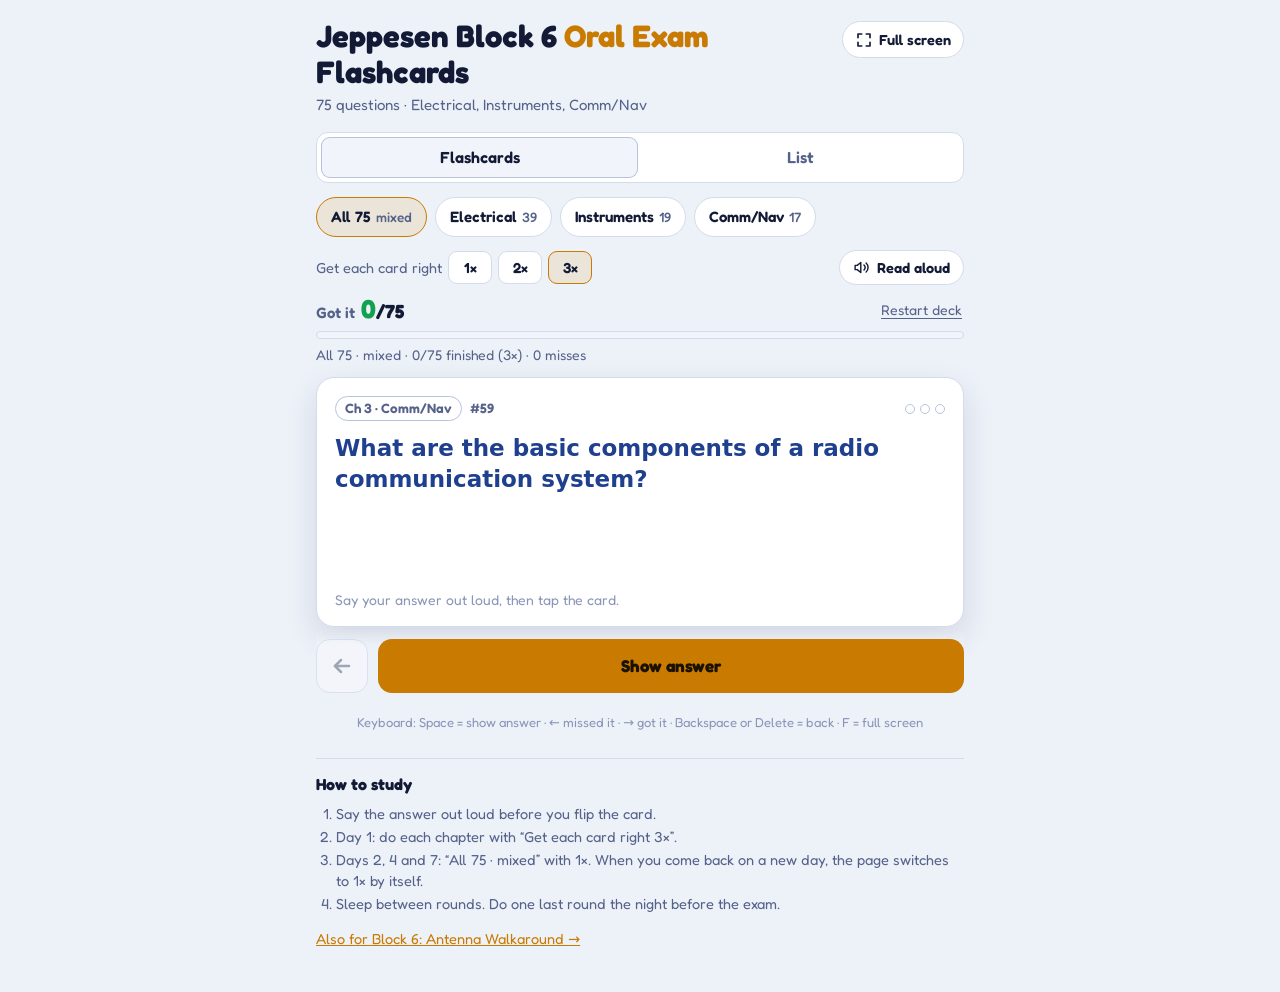
<file: Block6/index.html>
<!doctype html>
<html lang="en">
<head>
<meta charset="utf-8">
<meta name="viewport" content="width=device-width, initial-scale=1, viewport-fit=cover">
<meta name="description" content="Block 6 oral exam flashcards for AMT students: the 75 Jeppesen oral exam questions on aircraft electrical systems, aircraft instrument systems and communication and navigation systems.">
<meta name="theme-color" content="#0a0f1f">
<meta name="color-scheme" content="dark light">
<meta name="format-detection" content="telephone=no">
<link rel="icon" type="image/png" sizes="192x192" href="icon-192.png">
<link rel="apple-touch-icon" href="apple-touch-icon.png">
<link rel="manifest" href="manifest.webmanifest">
<meta name="mobile-web-app-capable" content="yes">
<meta name="apple-mobile-web-app-capable" content="yes">
<meta name="apple-mobile-web-app-title" content="Block 6 Cards">
<meta name="apple-mobile-web-app-status-bar-style" content="default">
<title>Jeppesen Block 6 Oral Exam Flashcards</title>
<link rel="preconnect" href="https://fonts.googleapis.com">
<link rel="preconnect" href="https://fonts.gstatic.com" crossorigin>
<link rel="stylesheet" href="https://fonts.googleapis.com/css2?family=Fredoka:wght@400;500;600;700&display=swap">
<style>
:root{
  --bg:#0a0f1f; --bg0:rgba(10,15,31,0); --panel:#131c35; --panel2:#1a2546; --line:#2a3864; --line2:#3b4d85;
  --fg:#eef2ff; --muted:#a4afd1; --faint:#6d7aa6;
  --accent:#ffb020; --accent-soft:rgba(255,176,32,.16); --accent-ink:#1a1200;
  --q:#d6e2ff; --a:#ffb8a6;
  --ok:#2ed573; --ok-ink:#03200f; --bad:#ff4d6d; --bad-ink:#2a0710;
  --f-ui:"Fredoka","Nunito","Segoe UI",system-ui,sans-serif;
  --f-text:system-ui,-apple-system,"Segoe UI",Roboto,Arial,sans-serif;
  --shadow:0 12px 32px rgba(0,0,0,.45);
  color-scheme:dark;
}
@media (prefers-color-scheme: light){
  :root{
    --bg:#edf1f8; --bg0:rgba(237,241,248,0); --panel:#ffffff; --panel2:#f1f4fb; --line:#d4dbeb; --line2:#b7c2dd;
    --fg:#121a35; --muted:#55628a; --faint:#8a95b8;
    --accent:#c97a00; --accent-soft:rgba(224,138,0,.13); --accent-ink:#1a1200;
    --q:#1f3f8f; --a:#9a2617;
    --ok:#12a150; --ok-ink:#ffffff; --bad:#d6334f; --bad-ink:#ffffff;
    --shadow:0 12px 32px rgba(20,30,70,.12);
    color-scheme:light;
  }
}
*{box-sizing:border-box}
[hidden]{display:none!important}
html{-webkit-text-size-adjust:100%;text-size-adjust:100%}
body{margin:0;background:var(--bg);color:var(--fg);font-family:var(--f-ui);font-size:16px;line-height:1.45;-webkit-font-smoothing:antialiased}
button,select{font:inherit;color:inherit}
button{cursor:pointer;-webkit-tap-highlight-color:transparent}
button,.card,.la,select{touch-action:manipulation}
:focus-visible{outline:3px solid var(--accent);outline-offset:2px}
a{color:var(--accent)}
.wrap{max-width:680px;margin:0 auto;padding:18px 16px 28px;padding-left:max(16px,env(safe-area-inset-left));padding-right:max(16px,env(safe-area-inset-right));padding-bottom:calc(28px + env(safe-area-inset-bottom))}

header h1{margin:0;font-size:clamp(23px,5.6vw,31px);font-weight:700;line-height:1.15}
header h1 span{color:var(--accent)}
header p{margin:5px 0 0;color:var(--muted);font-size:15px}
header{display:flex;align-items:flex-start;justify-content:space-between}
.htext{min-width:0;margin-right:10px}
.fsbtn{flex:none;display:inline-flex;align-items:center;border:1px solid var(--line);background:var(--panel);border-radius:999px;padding:7px 12px;font-weight:600;font-size:14.5px;margin-top:3px;white-space:nowrap}
.fsbtn svg{width:18px;height:18px;flex:none;margin-right:6px}
.fsbtn .i-off{display:none}
.fsbtn[aria-pressed="true"]{border-color:var(--accent);background:var(--accent-soft)}
.fsbtn[aria-pressed="true"] .i-on{display:none}
.fsbtn[aria-pressed="true"] .i-off{display:block}
@media (max-width:479px){.fsbtn{padding:9px}.fsbtn span{display:none}.fsbtn svg{margin-right:0}}
.notice{display:flex;align-items:flex-start;justify-content:space-between;background:var(--accent-soft);border:1px solid var(--accent);border-radius:12px;padding:10px 12px;margin:2px 0 10px;font-family:var(--f-text);font-size:15px;line-height:1.4}
.notice span{margin-right:10px}
.notice .link{color:var(--fg);font-weight:700;text-decoration:none;flex:none;font-size:15px;padding:0 2px}
.tip{margin:8px 0 0;font-size:13.5px;color:var(--faint);font-family:var(--f-text)}

.tabs{display:flex;margin:16px 0 12px;background:var(--panel);border:1px solid var(--line);border-radius:12px;padding:4px}
.tabs button{flex:1;border:0;background:transparent;padding:9px 10px;border-radius:9px;font-weight:600;color:var(--muted)}
.tabs button+button{margin-left:4px}
.tabs button[aria-selected="true"]{background:var(--panel2);color:var(--fg);box-shadow:inset 0 0 0 1px var(--line2)}

.chips{display:flex;flex-wrap:wrap;padding:2px 0 0}
.chip{margin:0 8px 8px 0;border:1px solid var(--line);background:var(--panel);border-radius:999px;padding:8px 14px;font-weight:600;font-size:15px;white-space:nowrap}
.chip small{font-weight:500;color:var(--muted);margin-left:5px;font-size:13.5px}
.chip[aria-pressed="true"]{border-color:var(--accent);background:var(--accent-soft)}
.chip.miss{border-style:dashed}

.row{display:flex;flex-wrap:wrap;align-items:center;justify-content:space-between;margin:0 0 6px}
.row>*{margin:4px 12px 4px 0}
.row>:last-child{margin-right:0}
.goal{display:flex;flex-wrap:wrap;align-items:center;color:var(--muted);font-size:14.5px}
.goal>*{margin:2px 6px 2px 0}
.goal>:last-child{margin-right:0}
.goal button{border:1px solid var(--line);background:var(--panel);border-radius:9px;padding:5px 10px;font-weight:600;color:var(--fg);min-width:44px}
.goal button[aria-pressed="true"]{border-color:var(--accent);background:var(--accent-soft)}
.toggle{display:inline-flex;align-items:center;border:1px solid var(--line);background:var(--panel);border-radius:999px;padding:6px 13px;font-weight:600;font-size:14.5px}
.toggle svg{width:17px;height:17px;flex:none;margin-right:7px}
.toggle[aria-pressed="true"]{border-color:var(--accent);background:var(--accent-soft)}
.voice{display:flex;flex-wrap:wrap;margin:-2px 0 10px;font-size:14px;color:var(--muted)}
.voice label{display:flex;align-items:center;margin:4px 14px 4px 0}
.voice select{margin-left:6px;font-size:16px;background:var(--panel);border:1px solid var(--line);border-radius:8px;padding:5px 8px;max-width:58vw}

.progress{margin:0 0 12px}
.bar{height:8px;background:var(--panel2);border:1px solid var(--line);border-radius:99px;overflow:hidden}
.bar i{display:block;height:100%;width:0;background:var(--accent);border-radius:99px;transition:width .25s ease}
.ptext{display:flex;justify-content:space-between;align-items:center;margin-top:6px;font-size:14px;color:var(--muted)}
.ptop{display:flex;justify-content:space-between;align-items:center;margin-bottom:6px}
.ptop>:first-child{margin-right:10px}
.gotc{display:flex;align-items:baseline;font-weight:600;color:var(--muted);font-size:15px}
.gotc .gl{margin-right:6px}
.gotc b{font-size:26px;line-height:1;color:var(--ok)}
.gotc .gd{font-size:19px;font-weight:700;color:var(--fg)}
.link{border:0;background:none;padding:4px 2px;color:var(--muted);text-decoration:underline;text-underline-offset:3px;font-size:14px}

.card{position:relative;background:var(--panel);border:1px solid var(--line);border-radius:18px;box-shadow:var(--shadow);padding:18px 18px 16px;min-height:250px;display:flex;flex-direction:column;cursor:pointer;-webkit-tap-highlight-color:transparent}
.card.done-card{cursor:default;min-height:0}
.meta{display:flex;align-items:center;font-size:13.5px;color:var(--muted);margin-bottom:12px}
.tag{margin-right:8px;border:1px solid var(--line2);border-radius:99px;padding:2px 9px;font-weight:600}
.num{font-weight:600}
.dots{margin-left:auto;display:flex}
.dots b+b{margin-left:5px}
.dots b{width:10px;height:10px;border-radius:50%;border:1.5px solid var(--line2);display:block}
.dots b.on{background:var(--ok);border-color:var(--ok)}
.q{font-family:var(--f-text);color:var(--q);font-weight:650;font-size:clamp(19px,4.7vw,23px);line-height:1.35;transition:font-size .15s ease}
.card.flipped .q{font-size:16px;font-weight:600;opacity:.8}
.a{font-family:var(--f-text);color:var(--a);font-size:clamp(18px,4.5vw,21px);line-height:1.45;margin-top:14px;padding-top:14px;border-top:1px dashed var(--line2);white-space:pre-line;animation:rise .18s ease}
.hint{margin-top:auto;padding-top:16px;font-size:14px;color:var(--faint)}
@keyframes rise{from{opacity:0;transform:translateY(6px)}to{opacity:1;transform:none}}

.actions{display:grid;grid-template-columns:1fr 1fr;grid-gap:10px;gap:10px;margin-top:2px;padding:10px 0;padding-bottom:calc(10px + env(safe-area-inset-bottom));position:-webkit-sticky;position:sticky;bottom:0;z-index:2;background:linear-gradient(to bottom,var(--bg0),var(--bg) 28%)}
.done-card .actions{position:static;background:none;padding:6px 0 0}
.actions.col{grid-template-columns:1fr}
#studyView .actions{grid-template-columns:52px 1fr 1fr}
#studyView .big.primary{grid-column:2/-1}
.big.back{background:var(--panel);border:1px solid var(--line2);color:var(--fg);padding:0;display:grid;place-items:center}
.big.back svg{width:24px;height:24px}
.big.back:disabled{opacity:.35;cursor:default}
.done-card .link{display:block;margin:12px auto 0}
.big{border:0;border-radius:14px;padding:15px 12px;font-weight:700;font-size:17px;min-height:54px}
.big.primary{grid-column:1/-1;background:var(--accent);color:var(--accent-ink)}
.big.ok{background:var(--ok);color:var(--ok-ink)}
.big.bad{background:var(--bad);color:var(--bad-ink)}
.keys{margin:10px 0 0;font-size:13px;color:var(--faint);text-align:center}
@media (hover:none){.keys{display:none}}

.done-card h2{margin:0 0 6px;font-size:24px}
.done-card p{margin:0 0 8px;font-family:var(--f-text)}
.muted{color:var(--muted)}

.listtools{display:flex;justify-content:flex-end;margin:0 0 6px}
.list h2{font-size:18px;margin:22px 0 8px;color:var(--fg)}
.list h2:first-child{margin-top:4px}
.item{background:var(--panel);border:1px solid var(--line);border-radius:12px;padding:12px 14px;margin:0 0 8px;font-family:var(--f-text)}
.lq{color:var(--q);font-weight:650}
.lq b{color:var(--muted);font-weight:700;margin-right:4px}
.la{color:var(--a);margin-top:5px;white-space:pre-line;border-radius:6px}
.hideans .la:not(.shown){color:transparent;background:var(--panel2);cursor:pointer;-webkit-user-select:none;user-select:none;position:relative;max-height:2.4em;overflow:hidden}
.hideans .la:not(.shown)::after{content:"Tap to show answer";position:absolute;left:10px;top:50%;transform:translateY(-50%);color:var(--faint);font-size:14px}

footer{margin-top:26px;padding-top:14px;border-top:1px solid var(--line);color:var(--muted);font-size:14.5px}
footer h3{margin:0 0 6px;color:var(--fg);font-size:16px}
footer ol{margin:0 0 10px;padding-left:20px}
footer li{margin:2px 0}
.hist{font-size:13.5px}
@media (max-width:359px){
  header h1{font-size:21px}
  .chip{padding:7px 11px;font-size:14px;margin:0 6px 6px 0}
  .goal button{min-width:38px;padding:5px 8px}
  .big{font-size:16px;padding:12px 8px;min-height:50px}
  #studyView .actions{grid-template-columns:44px 1fr 1fr}
  .card{padding:15px 14px 14px}
}
@media (prefers-reduced-motion: reduce){*{animation:none!important;transition:none!important}}
</style>
</head>
<body>
<div class="wrap">
  <header>
    <div class="htext">
      <h1>Jeppesen Block 6 <span>Oral Exam</span> Flashcards</h1>
      <p>75 questions · Electrical, Instruments, Comm/Nav</p>
    </div>
    <button class="fsbtn" id="fsBtn" aria-pressed="false" title="Full screen (F)" hidden>
      <svg class="i-on" viewBox="0 0 24 24" fill="none" stroke="currentColor" stroke-width="2.2" stroke-linecap="round" stroke-linejoin="round" aria-hidden="true"><path d="M4 9V4h5"/><path d="M20 9V4h-5"/><path d="M4 15v5h5"/><path d="M20 15v5h-5"/></svg>
      <svg class="i-off" viewBox="0 0 24 24" fill="none" stroke="currentColor" stroke-width="2.2" stroke-linecap="round" stroke-linejoin="round" aria-hidden="true"><path d="M9 4v5H4"/><path d="M15 4v5h5"/><path d="M9 20v-5H4"/><path d="M15 20v-5h5"/></svg>
      <span id="fsLabel">Full screen</span>
    </button>
  </header>
  <p class="tip" id="iosTip" hidden>Full screen on iPhone: tap Share, then “Add to Home Screen”, and open the flashcards from your Home Screen.</p>

  <div class="tabs" role="tablist" aria-label="View">
    <button role="tab" id="tabCards" aria-selected="true" aria-controls="cardsPanel">Flashcards</button>
    <button role="tab" id="tabList" aria-selected="false" aria-controls="listPanel">List</button>
  </div>

  <div class="chips" id="chips" role="group" aria-label="Deck"></div>

  <main id="cardsPanel">
    <div class="notice" id="notice" role="status" hidden>
      <span>Welcome back! It's a review day, so “Get each card right” is now 1× and your decks start a fresh round. (You can still pick 2× or 3×.)</span>
      <button class="link" id="noticeOk">OK</button>
    </div>
    <div class="row">
      <div class="goal" role="group" aria-label="How many times to get each card right">
        <span>Get each card right</span>
        <button data-goal="1" aria-pressed="false">1×</button>
        <button data-goal="2" aria-pressed="false">2×</button>
        <button data-goal="3" aria-pressed="false">3×</button>
      </div>
      <button class="toggle" id="speakBtn" aria-pressed="false" hidden>
        <svg viewBox="0 0 24 24" fill="none" stroke="currentColor" stroke-width="2" stroke-linecap="round" stroke-linejoin="round" aria-hidden="true"><path d="M11 5 6 9H3v6h3l5 4V5z"/><path d="M15.5 8.5a5 5 0 0 1 0 7"/><path d="M18.5 5.5a9 9 0 0 1 0 13"/></svg>
        Read aloud
      </button>
    </div>
    <div class="voice" id="voiceRow" hidden>
      <label>Voice <select id="voiceSel"></select></label>
      <label>Speed <select id="rateSel">
        <option value="0.85">0.85×</option><option value="1">1×</option><option value="1.15">1.15×</option><option value="1.3">1.3×</option>
      </select></label>
    </div>

    <div class="progress">
      <div class="ptop">
        <span class="gotc"><span class="gl">Got it</span><span class="gd"><b id="gotNum">0</b>/<span id="gotDen">75</span></span></span>
        <button class="link" id="restartBtn">Restart deck</button>
      </div>
      <div class="bar"><i id="barFill"></i></div>
      <div class="ptext"><span id="ptext"></span></div>
    </div>

    <section id="studyView">
      <div class="card" id="card" tabindex="0">
        <div class="meta"><span class="tag" id="cTag"></span><span class="num" id="cNum"></span><span class="dots" id="cDots" aria-hidden="true"></span></div>
        <div class="q" id="cQ"></div>
        <div class="a" id="cA" hidden></div>
        <div class="hint" id="cHint">Say your answer out loud, then tap the card.</div>
      </div>
      <div class="actions">
        <button class="big back" id="backBtn" aria-label="Back to the previous question" title="Back to the previous question" disabled><svg viewBox="0 0 24 24" fill="none" stroke="currentColor" stroke-width="2.5" stroke-linecap="round" stroke-linejoin="round" aria-hidden="true"><path d="M19 12H5"/><path d="M11 18l-6-6 6-6"/></svg></button>
        <button class="big primary" id="showBtn">Show answer</button>
        <button class="big bad" id="missBtn" hidden>Missed it</button>
        <button class="big ok" id="gotBtn" hidden>Got it</button>
      </div>
      <p class="keys">Keyboard: Space = show answer · ← missed it · → got it · Backspace or Delete = back · F = full screen</p>
    </section>

    <section id="doneView" hidden>
      <div class="card done-card">
        <h2>Round done</h2>
        <p id="doneText"></p>
        <p class="muted">Next round: after a night of sleep, in 1–2 days.</p>
        <div class="actions col">
          <button class="big bad" id="practiceMissBtn"></button>
          <button class="big primary" id="againBtn">Start this deck again</button>
        </div>
        <button class="link" id="doneBackBtn">← Back to the last question</button>
      </div>
    </section>
  </main>

  <section id="listPanel" hidden>
    <div class="listtools"><button class="toggle" id="hideBtn" aria-pressed="false">Hide answers</button></div>
    <div class="list" id="list"></div>
  </section>

  <footer>
    <h3>How to study</h3>
    <ol>
      <li>Say the answer out loud before you flip the card.</li>
      <li>Day 1: do each chapter with “Get each card right 3×”.</li>
      <li>Days 2, 4 and 7: “All 75 · mixed” with 1×. When you come back on a new day, the page switches to 1× by itself.</li>
      <li>Sleep between rounds. Do one last round the night before the exam.</li>
    </ol>
    <p class="hist" id="hist"></p>
    <p><a href="/">Also for Block 6: Antenna Walkaround →</a></p>
  </footer>
</div>

<noscript><p style="padding:0 16px">Please turn on JavaScript to use the flashcards.</p></noscript>
<script>
const CARDS = [{"n":1,"c":1,"q":"What could cause an AC electric motor to run too fast?","a":"Excessive applied voltage or shorted field windings."},{"n":2,"c":1,"q":"What tool is used to check a motor or generator armature for shorts and opens under load conditions?","a":"A Growler."},{"n":3,"c":1,"q":"When using a Growler, what indication will occur when a short exists between an armature segment?","a":"When a metal blade is held over the armature and a short exists in a segment, the blade will begin to vibrate and “chatter.”"},{"n":4,"c":1,"q":"How is the output voltage of an alternator controlled?","a":"By varying the field current that excites the alternator."},{"n":5,"c":1,"q":"What instruments are used to monitor electrical system loads?","a":"Ammeters and voltmeters."},{"n":6,"c":1,"q":"How would you identify a specific wire in a wire bundle?","a":"By the identification code marked on the wire."},{"n":7,"c":1,"q":"What tool would you use to determine the size of an unmarked wire?","a":"A wire gauge."},{"n":8,"c":1,"q":"What color are the navigation lights on the wingtips?","a":"The left wingtip is red, the right is green."},{"n":9,"c":1,"q":"Name several types of electrical devices that would be considered intermittent loads on an electrical system.","a":"Landing gear, cowl and wing flap motors, radio transmitters."},{"n":10,"c":1,"q":"Why would it be necessary to analyze an electrical system before increasing the load on the system?","a":"To determine that the generator capacity, wire size, and protective device capacity will not be exceeded."},{"n":11,"c":1,"q":"What factors should be considered when determining the wire size for a particular application?","a":"The system voltage, permissible voltage drop, current to be carried, wire length and whether the load is continuous or intermittent."},{"n":12,"c":1,"q":"What is the relationship between the inside diameter of a conduit and the outside diameter of the wire bundle inside it?","a":"The conduit must be 25% larger than the wire bundle.","sa":"The conduit must be 25 percent larger than the wire bundle."},{"n":13,"c":1,"q":"What is the maximum number of terminal lugs that can be placed on a single terminal strip stud?","a":"Four."},{"n":14,"c":1,"q":"What is the proper length for a bonding jumper?","a":"As short as practical, but long enough to allow free movement of the component."},{"n":15,"c":1,"q":"Under what conditions must a switch be derated from its nominal rating?","a":"When used with inductive circuits, circuits with high in-rush current, and with DC motors."},{"n":16,"c":1,"q":"At what point do electric motors draw the most current?","a":"When starting."},{"n":17,"c":1,"q":"Circuit breakers are designed to open before what condition occurs?","a":"Before the wire emits smoke."},{"n":18,"c":1,"q":"At what point in a circuit should the protective device be located?","a":"As close to the power source as possible."},{"n":19,"c":1,"q":"What type of circuit breaker may not be used in an aircraft?","a":"An automatic resetting type."},{"n":20,"c":1,"q":"What part of an aircraft is identified by a white navigation light?","a":"The tail."},{"n":21,"c":1,"q":"What could cause an AC electric motor to run too slowly?","a":"Lack of lubrication, defective wiring, or low applied voltage."},{"n":22,"c":1,"q":"What should be done when making bonding or grounding connections between dissimilar materials?","a":"Use a suitable washer so that any corrosion will occur on the washer."},{"n":23,"c":1,"q":"Prior to making a continuity check, what must be done to an electrical circuit?","a":"The power must be turned off."},{"n":24,"c":1,"q":"What warning system may be required when a nickel-cadmium battery is installed in an aircraft?","a":"A battery temperature monitoring system."},{"n":25,"c":1,"q":"What components of the starter-generator require periodic inspection?","a":"Both commutator and brushes should be inspected for wear beyond operational limits."},{"n":26,"c":1,"q":"Between field and armature windings in starter-generators, which ordinarily receive current for operation in the start mode?","a":"Generally, both field and armature receive current for operation in the start mode."},{"n":27,"c":1,"q":"What is done to ensure that each generator shares the load in a multiple generator system?","a":"The generators are paralleled."},{"n":28,"c":1,"q":"Where would you find generator rating and performance data?","a":"On the data plate attached to the generator."},{"n":29,"c":1,"q":"How is the voltage of a DC generator controlled?","a":"By varying the field current strength."},{"n":30,"c":1,"q":"What is the most common type of alternator used in most aircraft AC systems?","a":"The three phase alternator."},{"n":31,"c":1,"q":"How does a voltage regulator control the voltage of an alternator?","a":"By regulating the voltage output of the DC exciter."},{"n":32,"c":1,"q":"What does the speed of rotation and number of poles of an alternator determine?","a":"The frequency of the alternator output."},{"n":33,"c":1,"q":"What are some of the methods used to maintain 400 Hertz alternator output frequency on large turbojet or turbofan engines?","a":"Constant speed drives, integrated drive generators, and variable-speed constant frequency (VSCF) power systems.","sa":"Constant speed drives, integrated drive generators, and variable-speed constant frequency, or VSCF, power systems."},{"n":34,"c":1,"q":"What are the operating modes of a turbine engine starter generator?","a":"It operates first as a starter, then as a generator once the engine is running."},{"n":35,"c":1,"q":"Where would wire with high temperature insulation material be used?","a":"When they run close to high temperature areas such as exhaust stacks or heating ducts."},{"n":36,"c":1,"q":"What is the size standard for electrical wire used in US manufactured aircraft?","a":"The American Wire Gauge (AWG).","sq":"What is the size standard for electrical wire used in U.S. manufactured aircraft?","sa":"The American Wire Gauge, or AWG."},{"n":37,"c":1,"q":"How are wire sizes represented?","a":"By a numbered gauge size. The smaller wires are represented by larger numbers. The smallest size wire normally used in aircraft is 22-gauge."},{"n":38,"c":1,"q":"What is the maximum slack allowed between the supports of a single wire or bundle installation?","a":"Not over ½ inch.","sa":"Not over one-half inch."},{"n":39,"c":1,"q":"Why are wires bonded on powerplant installations?","a":"To provide a current return path for electrical accessories, and to prevent static discharge."},{"n":40,"c":2,"q":"Name the basic components of an autopilot system.","a":"Gyros, servos, a controller, and an amplifier or computer."},{"n":41,"c":2,"q":"What are the sensing elements of an autopilot system?","a":"Attitude, directional, and turning gyros, and an altitude sensor."},{"n":42,"c":2,"q":"What is the function of the servos in an autopilot system?","a":"The servos actuate the flight controls."},{"n":43,"c":2,"q":"What devices are used to provide warnings for a retractable landing gear system?","a":"A horn or other aural device, and a red warning light or lights."},{"n":44,"c":2,"q":"Name at least two conditions that would activate a takeoff configuration warning system in a jet transport aircraft.","a":"Incorrect leading or trailing edge flap position, stabilizer position, or speed brake not stowed. The manufacturer may establish other conditions."},{"n":45,"c":2,"q":"Under what conditions will a landing gear aural warning sound?","a":"When the throttle is retarded and the landing gear is not down and locked."},{"n":46,"c":2,"q":"How does a takeoff configuration warning differ from a landing gear warning?","a":"Takeoff warnings are usually intermittent horns while landing gear warnings are steady."},{"n":47,"c":2,"q":"What is the function of a Mach airspeed warning system?","a":"To alert the pilot that the never-exceed airspeed limit has been reached or exceeded."},{"n":48,"c":2,"q":"What systems are commonly used to activate the landing gear warning systems?","a":"The throttles (thrust levers) and the wing flaps.","sa":"The throttles, or thrust levers, and the wing flaps."},{"n":49,"c":2,"q":"What is the purpose of an annunciator system?","a":"To show, by means of a warning light, that some system parameter requires attention by the flight crew."},{"n":50,"c":2,"q":"Why are transport category aircraft equipped with a master caution and warning system?","a":"To alert the crew that a malfunction has occurred and corrective action may be required."},{"n":51,"c":2,"q":"What are two items that should be considered during inspection of a magnetic compass?","a":"1. The fluid must be clear.\n2. The housing must be full with no bubbles.\n3. The card must be legible and the lubber line intact.\n4. The compass should be properly calibrated."},{"n":52,"c":2,"q":"In what way do magnetic fields generated by electrical equipment and steel parts in the airplane affect a magnetic compass?","a":"Stray magnetic fields deflect the compass from correct alignment with the earth's magnetic field."},{"n":53,"c":2,"q":"After components in a pitot-static system have been replaced, what tests or inspections are required?","a":"The static system leak test specified by FAR 91.411.","sa":"The static system leak test specified by F.A.R. 91.411."},{"n":54,"c":2,"q":"Who is authorized to apply the range markings to an instrument dial face?","a":"The manufacturer or a certificated instrument repair station."},{"n":55,"c":2,"q":"What is the purpose of a slippage mark on an instrument glass?","a":"To indicate if the glass has moved, which could cause incorrect range markings on an instrument that has the range markings painted on the glass."},{"n":56,"c":2,"q":"What references should be consulted to determine the proper range markings for aircraft instruments?","a":"The aircraft maintenance manual, aircraft flight manual, Type Certificate Data Sheets or Aircraft Specifications."},{"n":57,"c":2,"q":"What is the meaning of a yellow arc on an aircraft instrument?","a":"A caution or limited flight operations range."},{"n":58,"c":2,"q":"What is the reason for “swinging” a compass and how is it accomplished?","a":"To compensate for deviations, caused by magnetic fields in the aircraft, by adjusting the compensating magnets."},{"n":59,"c":3,"q":"What are the basic components of a radio communication system?","a":"A microphone, transmitter, transmitting and receiving antennas, receiver, and speaker or headphones."},{"n":60,"c":3,"q":"What frequency range is used by most modern voice communications systems?","a":"The VHF (Very High Frequency) band (118.0 to 136.975 MHz).","sa":"The VHF, or Very High Frequency, band: 118.0 to 136.975 megahertz."},{"n":61,"c":3,"q":"What does the term “ADF” stand for?","a":"Airborne Direction Finding (Finder).","sa":"Airborne Direction Finding, or Finder."},{"n":62,"c":3,"q":"What is the function of VOR equipment?","a":"Navigation."},{"n":63,"c":3,"q":"Name the components of a typical airborne VOR navigation system.","a":"A receiver, antennas, frequency selector and a visual display indicator."},{"n":64,"c":3,"q":"What does DME stand for?","a":"Distance Measuring Equipment."},{"n":65,"c":3,"q":"At what interval must an ATC transponder system be certified?","a":"Every 24 calendar months."},{"n":66,"c":3,"q":"Why are two antennas usually required for an ILS system?","a":"The localizer and glideslope signals are transmitted on different frequencies."},{"n":67,"c":3,"q":"What information does the glideslope beam provide?","a":"Vertical guidance to enable the aircraft to maintain the correct descent angle."},{"n":68,"c":3,"q":"What is the power source for an ELT (Emergency Locator Transmitter)?","a":"An internal battery.","sq":"What is the power source for an ELT, or Emergency Locator Transmitter?"},{"n":69,"c":3,"q":"Describe one method of monitoring the signal output during an ELT test?","a":"Tune a communications receiver to 121.5 MHz.","sa":"Tune a communications receiver to 121.5 megahertz."},{"n":70,"c":3,"q":"How would you determine if the batteries in an ELT are due for recharge or replacement?","a":"By looking for an expiration date for recharge or replacement on the battery and/or in the aircraft maintenance records.","sa":"By looking for an expiration date for recharge or replacement on the battery and or in the aircraft maintenance records."},{"n":71,"c":3,"q":"At what time(s) is a test of an installed ELT permitted?","a":"During the first 5 minutes after the hour and for no more than 3 sweeps.","sq":"At what times is a test of an installed ELT permitted?"},{"n":72,"c":3,"q":"Where on the aircraft would you expect to find a DME antenna?","a":"Generally on the bottom of the fuselage in a location that isn’t blocked by the wing during turns."},{"n":73,"c":3,"q":"Describe the shape and location of a transponder antenna.","a":"Either a short blade or a short wire with a ball end located on the bottom of the fuselage."},{"n":74,"c":3,"q":"What is the purpose of a bonding jumper from a radio shock mount to the airframe?","a":"To provide a low-impedance ground return."},{"n":75,"c":3,"q":"Describe the procedure used to route coaxial cable from an antenna to a receiver.","a":"The cable should be supported every 2 feet, bends should be 10 times the cable diameter, and it should be routed separately from other wires."}];
const CH = {1:{name:"Aircraft Electrical Systems",short:"Electrical"},2:{name:"Aircraft Instrument Systems",short:"Instruments"},3:{name:"Communication and Navigation Systems",short:"Comm/Nav"}};
const byN = new Map(CARDS.map(c => [c.n, c]));
const ids = f => CARDS.filter(f).map(c => c.n);
const DECKS = [
  {key:"all", label:"All 75", sub:"mixed", ids: ids(() => true)},
  {key:"c1", label:"Electrical", ids: ids(c => c.c === 1)},
  {key:"c2", label:"Instruments", ids: ids(c => c.c === 2)},
  {key:"c3", label:"Comm/Nav", ids: ids(c => c.c === 3)}
];
const KEY = "sueaim-block6-jeppesen-v1";
const $ = id => document.getElementById(id);

function fresh(){ return {v:1, deck:"all", view:"cards", goal:3, speak:false, voice:"", rate:1, hide:false, fs:false, started:0, autoOne:false, notice:"", sessions:{}, history:[]}; }
function load(){
  try {
    const s = JSON.parse(localStorage.getItem(KEY));
    if (!s || s.v !== 1) return null;
    for (const k in s.sessions) {           // drop anything that no longer exists
      const x = s.sessions[k];
      x.ids = x.ids.filter(n => byN.has(n)); x.queue = x.queue.filter(n => byN.has(n)); x.later = (x.later || []).filter(n => byN.has(n));
    }
    return Object.assign(fresh(), s);
  } catch (e) { return null; }
}
function save(){ try { localStorage.setItem(KEY, JSON.stringify(S)); } catch (e) {} }
let S = load() || fresh();

function shuffle(a){ a = a.slice(); for (let i = a.length - 1; i > 0; i--) { const j = Math.floor(Math.random() * (i + 1)); [a[i], a[j]] = [a[j], a[i]]; } return a; }
function deckIds(key){
  if (key === "miss") return (S.sessions.miss && S.sessions.miss.ids) || [];
  const d = DECKS.find(d => d.key === key); return d ? d.ids : [];
}
function deckLabel(key){ if (key === "miss") return "Missed cards"; const d = DECKS.find(d => d.key === key); return d ? d.label + (d.sub ? " · " + d.sub : "") : key; }
function freshOrder(list, prev){    // a new random order that never starts with the same card as the last round
  let q = shuffle(list);
  for (let i = 0; i < 20 && prev && prev.length && q.length > 1 && q[0] === prev[0]; i++) q = shuffle(list);
  return q;
}
function newSession(list, prev){ const q = freshOrder(list, prev); return {ids:list.slice(), queue:q, order:q.slice(), later:[], right:{}, missed:[], misses:0, flipped:false, finished:false, undo:[]}; }
function nextPass(s, last){         // end of a pass: cards that still need more "Got it"s come back in a NEW random order
  if (s.queue.length || !(s.later && s.later.length)) return;
  const q = shuffle(s.later); s.later = [];
  if (q.length > 1 && q[0] === last) { const j = 1 + Math.floor(Math.random() * (q.length - 1)); [q[0], q[j]] = [q[j], q[0]]; }
  s.queue = q;
}
function sess(){
  if (!deckIds(S.deck).length) S.deck = "all";
  if (!S.sessions[S.deck]) S.sessions[S.deck] = newSession(deckIds(S.deck));
  return S.sessions[S.deck];
}
function current(){ const s = sess(); return s.queue.length ? byN.get(s.queue[0]) : null; }
function sane(){ const s = sess(); if (!s.queue.length) nextPass(s); if (!s.queue.length && !s.finished) { s.finished = true; s.flipped = false; } return s; }

function applyGoal(s){              // goal changed: drop finished cards, bring back unfinished ones in a new random order
  const keep = n => (s.right[n] || 0) < S.goal;
  s.queue = s.queue.filter(keep); s.later = (s.later || []).filter(keep);
  const have = new Set(s.queue.concat(s.later));
  s.later = s.later.concat(shuffle(s.ids.filter(n => keep(n) && !have.has(n))));
  nextPass(s);
  s.flipped = false;
  s.finished = s.queue.length === 0;
  s.undo = [];                      // can't step back across a goal change
}
function dayKey(t){ var d = new Date(t); return d.getFullYear() * 10000 + (d.getMonth() + 1) * 100 + d.getDate(); }
function reviewDayCheck(){          // first visit on a later day (8+ hours after you first studied): 3x -> 1x, fresh round
  if (!S.started && S.history.length) S.started = Math.min.apply(null, S.history.map(function(h){ return h.t; }));
  if (!S.started || S.autoOne) return false;
  var now = Date.now();
  if (dayKey(now) > dayKey(S.started) && now - S.started >= 8 * 3600 * 1000) {
    S.autoOne = true; S.goal = 1; S.notice = "review";
    for (var k in S.sessions) S.sessions[k] = newSession(S.sessions[k].ids, S.sessions[k].order);
    save(); return true;
  }
  return false;
}
function finish(s, key){
  if (s.finished) return;
  s.finished = true; s.flipped = false;
  const t = Date.now(); s.histT = t;
  S.history.unshift({t, deck:key, goal:S.goal, n:s.ids.length, misses:s.misses});
  S.history = S.history.slice(0, 6);
}

/* ---------- actions ---------- */
let usingKeys = false;
document.addEventListener("keydown", () => { usingKeys = true; }, true);
["mousedown", "touchstart"].forEach(t => document.addEventListener(t, () => { usingKeys = false; }, {capture:true, passive:true}));
function keepInView(answer){       // phones: show the answer above the sticky buttons; bring the next question back into view
  if ($("studyView").hidden) return;
  var vh = window.innerHeight || document.documentElement.clientHeight;
  var acts = document.querySelector("#studyView .actions"), ah = acts ? acts.offsetHeight : 0;
  var r = $("card").getBoundingClientRect(), y = window.pageYOffset || document.documentElement.scrollTop || 0;
  if (r.top < 0) { window.scrollTo(0, Math.max(0, y + r.top - 10)); return; }
  if (answer) {
    var over = $("cA").getBoundingClientRect().bottom - (vh - ah - 6);
    if (over > 0) window.scrollTo(0, Math.max(0, y + Math.min(over, r.top - 10)));
  }
}
function refocus(){ if (!usingKeys) return; try { $("card").focus({preventScroll:true}); } catch (e) { $("card").focus(); } }
function flip(){
  const s = sess(); if (s.finished || !s.queue.length || s.flipped) return;
  s.flipped = true; save(); render(); keepInView(true); speakAnswer();
}
function pushUndo(s){
  (s.undo = s.undo || []).push({queue:s.queue.slice(), later:(s.later || []).slice(), right:Object.assign({}, s.right), missed:s.missed.slice(), misses:s.misses});
  if (s.undo.length > 25) s.undo.shift();
}
function back(){                    // undo the last Got it / Missed it and show that question again
  const s = sess(); const u = (s.undo || []).pop(); if (!u) return;
  if (s.finished && s.histT && S.history[0] && S.history[0].t === s.histT) S.history.shift();
  Object.assign(s, {queue:u.queue, later:u.later || [], right:u.right, missed:u.missed, misses:u.misses, flipped:false, finished:false, histT:0});
  save(); render(); keepInView(false); speakQuestion(); refocus();
}
function grade(ok){
  const s = sess(); if (!s.flipped || !s.queue.length) return;
  pushUndo(s);
  if (!S.started) S.started = Date.now();
  if (S.notice) S.notice = "";
  const n = s.queue.shift();
  if (ok) {
    s.right[n] = (s.right[n] || 0) + 1;
    if (s.right[n] < S.goal) (s.later = s.later || []).push(n);   // comes back in the next pass, in a new random order
  } else {
    s.misses++; if (!s.missed.includes(n)) s.missed.push(n);
    if (s.queue.length < 4 && s.later && s.later.length) { s.queue = s.queue.concat(shuffle(s.later)); s.later = []; }
    s.queue.splice(Math.min(s.queue.length, 4 + Math.floor(Math.random() * 4)), 0, n);   // back in 4–7 cards
  }
  nextPass(s, n);
  s.flipped = false;
  if (!s.queue.length) finish(s, S.deck);
  save(); render();
  if (!s.finished) { keepInView(false); speakQuestion(); refocus(); }
}
function startDeck(key, list){
  S.sessions[key] = newSession(list || deckIds(key), S.sessions[key] && S.sessions[key].order); S.deck = key; S.view = "cards";
  save(); render(); speakQuestion();
}

/* ---------- read aloud (browser voices) ---------- */
const synth = ("speechSynthesis" in window) ? window.speechSynthesis : null;
let voices = [];
function loadVoices(){
  if (!synth) return;
  voices = synth.getVoices().filter(v => /^en([-_]|$)/i.test(v.lang));
  const sel = $("voiceSel"); sel.innerHTML = "";
  if (!voices.length) { sel.innerHTML = "<option value=''>Default</option>"; return; }
  const score = v => (/natural|neural|enhanced|premium/i.test(v.name) ? 4 : 0) + (/^en[-_]US/i.test(v.lang) ? 2 : 0) + (/google us english|samantha|aria|jenny/i.test(v.name) ? 1 : 0);
  if (!S.voice || !voices.some(v => v.name === S.voice)) S.voice = voices.slice().sort((a, b) => score(b) - score(a))[0].name;
  for (const v of voices) { const o = document.createElement("option"); o.value = v.name; o.textContent = v.name.replace(/^Microsoft |^Google /, "") + " (" + v.lang + ")"; sel.appendChild(o); }
  sel.value = S.voice;
}
function speak(text){
  if (!S.speak || !synth || !text) return;
  const busy = synth.speaking || synth.pending;
  if (busy) synth.cancel();
  const u = new SpeechSynthesisUtterance(text);
  const v = voices.find(v => v.name === S.voice);
  if (v) { u.voice = v; u.lang = v.lang; } else u.lang = "en-US";
  u.rate = Number(S.rate) || 1;
  if (busy) setTimeout(() => synth.speak(u), 60); else synth.speak(u);
}
function speakQuestion(){ const c = current(), s = sess(); if (c && !s.finished) speak(c.sq || c.q); }
function speakAnswer(){ const c = current(); if (c) speak(c.sa || c.a); }

/* ---------- render ---------- */
function renderChips(){
  const box = $("chips"); box.innerHTML = "";
  const all = DECKS.map(d => ({key:d.key, label:d.label, sub:d.sub ? d.sub : String(d.ids.length)}));
  if (S.sessions.miss && S.sessions.miss.ids.length) all.push({key:"miss", label:"Missed", sub:String(S.sessions.miss.ids.length), miss:true});
  for (const d of all) {
    const b = document.createElement("button");
    b.className = "chip" + (d.miss ? " miss" : "");
    b.setAttribute("aria-pressed", String(S.deck === d.key && S.view === "cards"));
    b.innerHTML = d.label + "<small>" + d.sub + "</small>";
    b.onclick = () => { S.deck = d.key; S.view = "cards"; save(); render(); speakQuestion(); };
    box.appendChild(b);
  }
}
function render(){
  const s = sane(), goal = S.goal;
  renderChips();
  $("tabCards").setAttribute("aria-selected", String(S.view === "cards"));
  $("tabList").setAttribute("aria-selected", String(S.view === "list"));
  $("cardsPanel").hidden = S.view !== "cards";
  $("listPanel").hidden = S.view !== "list";
  $("chips").hidden = S.view !== "cards";
  Array.prototype.forEach.call(document.querySelectorAll(".goal button"), b => b.setAttribute("aria-pressed", String(Number(b.dataset.goal) === goal)));
  $("speakBtn").hidden = !synth;
  $("speakBtn").setAttribute("aria-pressed", String(!!S.speak));
  $("voiceRow").hidden = !(synth && S.speak);
  $("rateSel").value = String(S.rate);
  $("hideBtn").setAttribute("aria-pressed", String(!!S.hide));
  $("list").classList.toggle("hideans", !!S.hide);
  $("notice").hidden = !(S.notice === "review" && S.view === "cards");

  const n = s.ids.length, left = new Set(s.queue.concat(s.later || [])).size, doneCount = n - left;
  const credit = s.ids.reduce((t, id) => t + Math.min(s.right[id] || 0, goal), 0);
  $("barFill").style.width = (n ? (s.finished ? 100 : 100 * credit / (n * goal)) : 0) + "%";
  const got = s.ids.filter(id => (s.right[id] || 0) > 0).length;
  $("gotNum").textContent = got; $("gotDen").textContent = n;
  $("ptext").textContent = deckLabel(S.deck) + " · " + (goal > 1 ? doneCount + "/" + n + " finished (" + goal + "×) · " : "") + s.misses + (s.misses === 1 ? " miss" : " misses");
  const canBack = !!(s.undo && s.undo.length);
  $("backBtn").disabled = !canBack;
  $("doneBackBtn").hidden = !canBack;

  $("studyView").hidden = s.finished;
  $("doneView").hidden = !s.finished;
  if (s.finished) {
    $("doneText").textContent = deckLabel(S.deck) + ": all " + n + " cards right " + goal + "× · " + s.misses + (s.misses === 1 ? " miss." : " misses.");
    const pm = $("practiceMissBtn");
    pm.hidden = !s.missed.length;
    pm.textContent = "Practice the " + s.missed.length + (s.missed.length === 1 ? " card" : " cards") + " you missed";
  } else {
    const c = current(), card = $("card");
    card.classList.toggle("flipped", s.flipped);
    $("cTag").textContent = "Ch " + c.c + " · " + CH[c.c].short;
    $("cNum").textContent = "#" + c.n;
    $("cDots").innerHTML = Array.from({length:goal}, (_, i) => "<b class='" + (i < (s.right[c.n] || 0) ? "on" : "") + "'></b>").join("");
    $("cQ").textContent = c.q;
    $("cA").textContent = c.a;
    $("cA").hidden = !s.flipped;
    $("cHint").textContent = s.flipped ? "Were you right? Be honest." : "Say your answer out loud, then tap the card.";
    $("showBtn").hidden = s.flipped;
    $("missBtn").hidden = !s.flipped;
    $("gotBtn").hidden = !s.flipped;
  }

  const fmt = t => new Date(t).toLocaleDateString(undefined, {weekday:"short", month:"short", day:"numeric"});
  $("hist").textContent = S.history.length ? "Rounds finished: " + S.history.slice(0, 4).map(h => fmt(h.t) + " – " + deckLabel(h.deck) + " (" + h.goal + "×)").join("; ") : "";
}
function buildList(){
  const box = $("list"); box.innerHTML = "";
  for (const c of [1, 2, 3]) {
    const h = document.createElement("h2"); h.textContent = "Chapter " + c + ": " + CH[c].name; box.appendChild(h);
    for (const card of CARDS.filter(x => x.c === c)) {
      const it = document.createElement("div"); it.className = "item";
      const q = document.createElement("div"); q.className = "lq";
      const b = document.createElement("b"); b.textContent = card.n + "."; q.appendChild(b); q.appendChild(document.createTextNode(card.q));
      const a = document.createElement("div"); a.className = "la"; a.textContent = card.a;
      a.onclick = () => { if (S.hide) a.classList.toggle("shown"); };
      it.appendChild(q); it.appendChild(a); box.appendChild(it);
    }
  }
}

/* ---------- full screen ---------- */
// Browsers only allow full screen right after a tap/click/key press, so "automatic" means:
// once you turn it on, the page goes full screen again on your first tap after reopening it.
var docEl = document.documentElement;
var fsCan = !!((docEl.requestFullscreen || docEl.webkitRequestFullscreen) && (document.fullscreenEnabled || document.webkitFullscreenEnabled));
var fsWasOn = false, fsAutoDone = false, leaving = false;
function fsEl(){ return document.fullscreenElement || document.webkitFullscreenElement || null; }
function fsShow(){
  var on = !!fsEl();
  $("fsBtn").setAttribute("aria-pressed", String(on));
  $("fsLabel").textContent = on ? "Exit full screen" : "Full screen";
  $("fsBtn").title = (on ? "Exit full screen" : "Full screen") + " (F)";
}
function fsEnter(){
  try {
    var r = docEl.requestFullscreen ? docEl.requestFullscreen() : docEl.webkitRequestFullscreen();
    if (r && r.catch) r.catch(function(){ S.fs = false; save(); fsShow(); });
  } catch (e) {}
}
function fsExit(){
  try { var r = document.exitFullscreen ? document.exitFullscreen() : document.webkitExitFullscreen(); if (r && r.catch) r.catch(function(){}); } catch (e) {}
}
function fsToggle(){ fsAutoDone = true; if (fsEl()) { S.fs = false; save(); fsExit(); } else { S.fs = true; save(); fsEnter(); } }
function fsChanged(){
  var on = !!fsEl();
  if (fsWasOn && !on && !leaving) { S.fs = false; save(); }   // you left full screen (Esc or X): stay out next time
  fsWasOn = on; fsShow();
}
function fsAuto(){ if (fsAutoDone) return; fsAutoDone = true; if (S.fs && !fsEl()) fsEnter(); }
if (fsCan) {
  $("fsBtn").hidden = false;
  $("fsBtn").onclick = fsToggle;
  document.addEventListener("fullscreenchange", fsChanged);
  document.addEventListener("webkitfullscreenchange", fsChanged);
  window.addEventListener("pagehide", function(){ leaving = true; });
  window.addEventListener("beforeunload", function(){ leaving = true; });
  window.addEventListener("pageshow", function(e){ leaving = false; if (e.persisted) fsAutoDone = false; });
  document.addEventListener("click", function(e){ if (!(e.target.closest && e.target.closest("#fsBtn"))) fsAuto(); }, true);
  document.addEventListener("keydown", function(e){
    if (e.altKey || e.ctrlKey || e.metaKey || (e.target.closest && e.target.closest("select, input, textarea"))) return;
    if (e.key === "f" || e.key === "F") { e.preventDefault(); fsToggle(); return; }
    if ([" ", "Enter", "ArrowLeft", "ArrowRight", "1", "2", "Backspace", "Delete"].indexOf(e.key) >= 0) fsAuto();
  }, true);
  fsShow();
} else if (/iPhone|iPod/.test(navigator.userAgent) && !navigator.standalone) {
  $("iosTip").hidden = false;                      // iPhone: Apple only allows full screen from the Home Screen
}

/* ---------- wire up ---------- */
$("card").addEventListener("click", flip);
$("card").addEventListener("keydown", e => { if (e.key === " " || e.key === "Enter") { e.preventDefault(); flip(); } });
$("showBtn").onclick = flip;
$("gotBtn").onclick = () => grade(true);
$("missBtn").onclick = () => grade(false);
$("backBtn").onclick = back;
$("doneBackBtn").onclick = back;
$("againBtn").onclick = () => startDeck(S.deck, deckIds(S.deck));
$("practiceMissBtn").onclick = () => startDeck("miss", sess().missed);
let restartArmed = null;
$("restartBtn").onclick = () => {
  const btn = $("restartBtn");
  if (!restartArmed) { btn.textContent = "Tap again to restart"; restartArmed = setTimeout(() => { restartArmed = null; btn.textContent = "Restart deck"; }, 3000); return; }
  clearTimeout(restartArmed); restartArmed = null; btn.textContent = "Restart deck";
  startDeck(S.deck, deckIds(S.deck));
};
Array.prototype.forEach.call(document.querySelectorAll(".goal button"), b => b.onclick = () => { S.goal = Number(b.dataset.goal); S.notice = ""; for (const k in S.sessions) applyGoal(S.sessions[k]); save(); render(); });
$("tabCards").onclick = () => { S.view = "cards"; save(); render(); };
$("tabList").onclick = () => { S.view = "list"; if (synth) synth.cancel(); save(); render(); };
$("hideBtn").onclick = () => { S.hide = !S.hide; Array.prototype.forEach.call(document.querySelectorAll(".la.shown"), x => x.classList.remove("shown")); save(); render(); };
$("speakBtn").onclick = () => { if (!voices.length) loadVoices(); S.speak = !S.speak; if (!S.speak && synth) synth.cancel(); save(); render(); if (S.speak) { const s = sess(); s.flipped ? speakAnswer() : speakQuestion(); } };
$("voiceSel").onchange = e => { S.voice = e.target.value; save(); speakQuestion(); };
$("rateSel").onchange = e => { S.rate = Number(e.target.value); save(); speakQuestion(); };
document.addEventListener("keydown", e => {
  if (S.view !== "cards" || e.altKey || e.ctrlKey || e.metaKey) return;
  if (e.target.closest && e.target.closest("button, select, input, textarea")) return;
  const s = sess();
  if ((e.key === " " || e.key === "Enter") && e.target === document.body && !s.flipped) { e.preventDefault(); flip(); }
  else if (s.flipped && (e.key === "ArrowRight" || e.key === "2")) { e.preventDefault(); grade(true); }
  else if (s.flipped && (e.key === "ArrowLeft" || e.key === "1")) { e.preventDefault(); grade(false); }
  else if (e.key === "Backspace" || e.key === "Delete") { e.preventDefault(); back(); }
});
if (synth) { loadVoices(); if (typeof synth.addEventListener === "function") synth.addEventListener("voiceschanged", loadVoices); else synth.onvoiceschanged = loadVoices; }
$("noticeOk").onclick = () => { S.notice = ""; save(); render(); };
document.addEventListener("visibilitychange", () => { if (!document.hidden && reviewDayCheck()) render(); });
window.addEventListener("pageshow", () => { if (reviewDayCheck()) render(); });
reviewDayCheck();
buildList();
render();
</script>
</body>
</html>
</file>
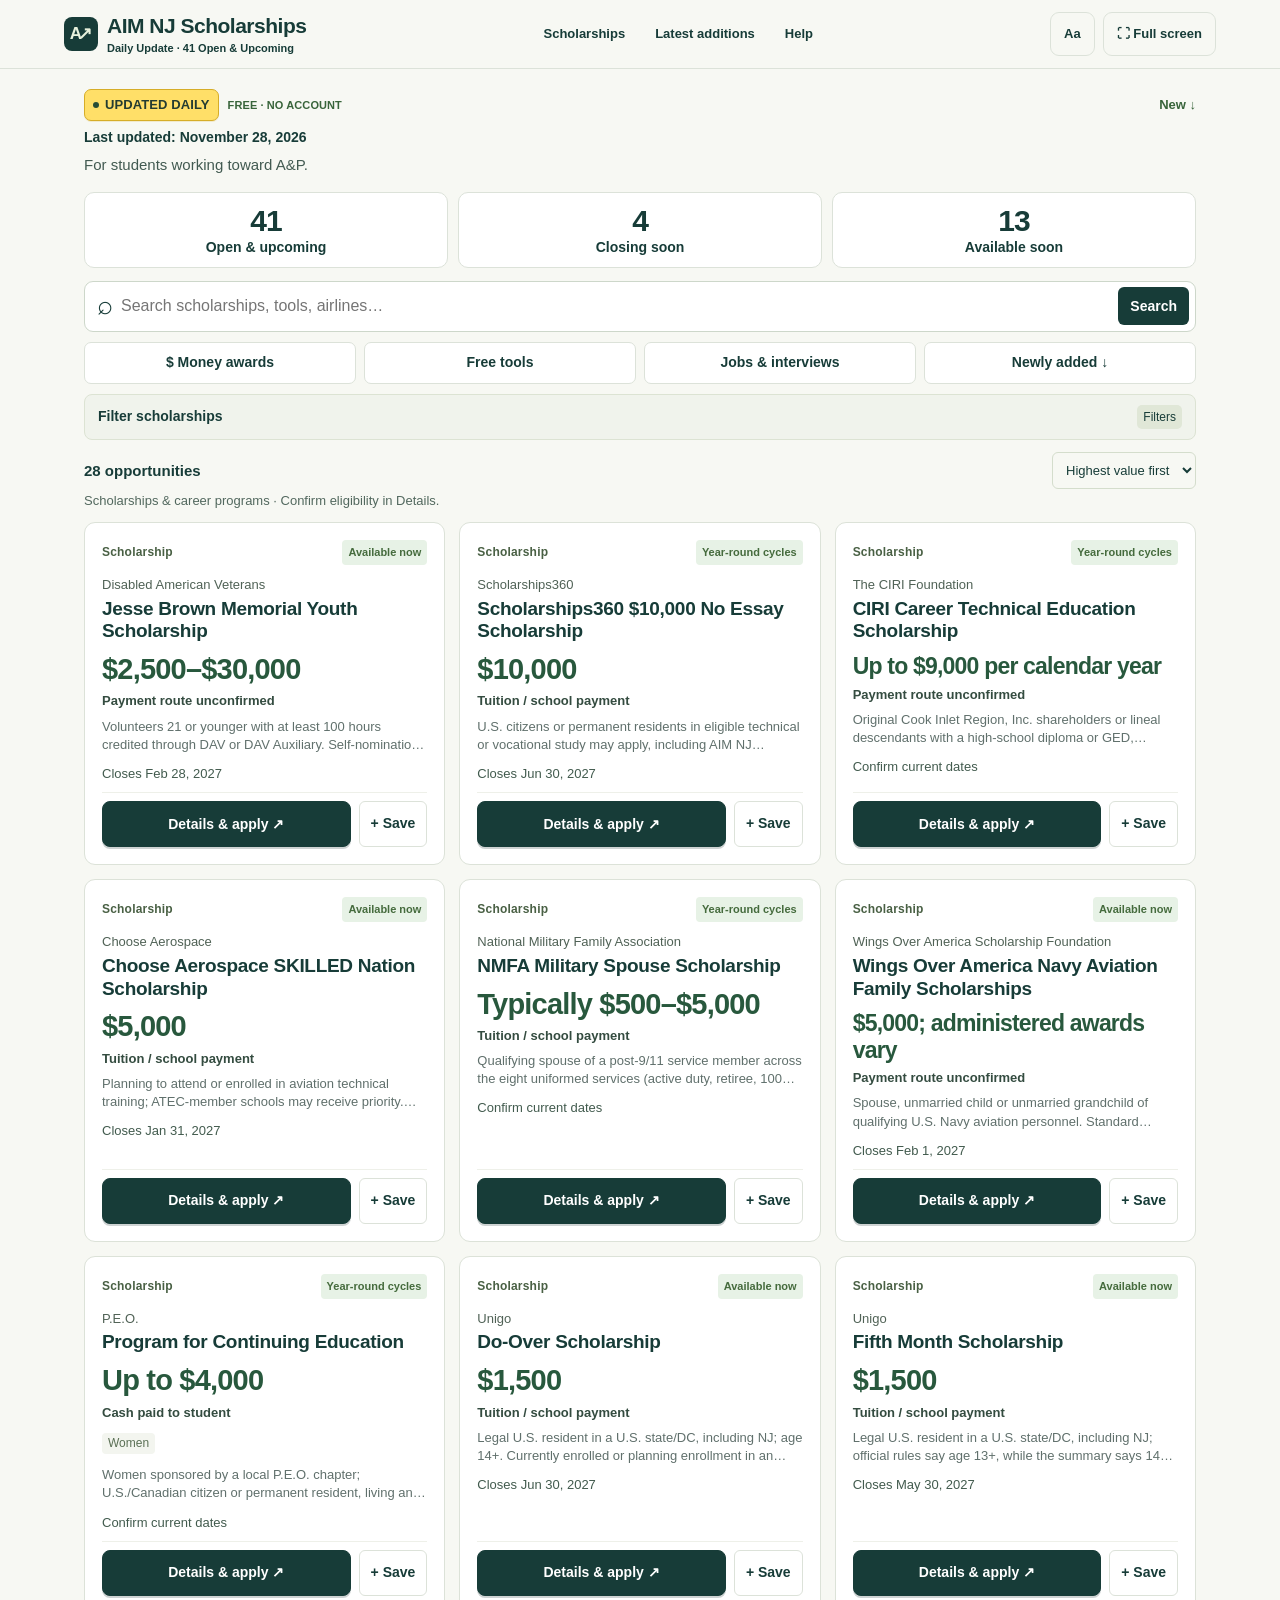
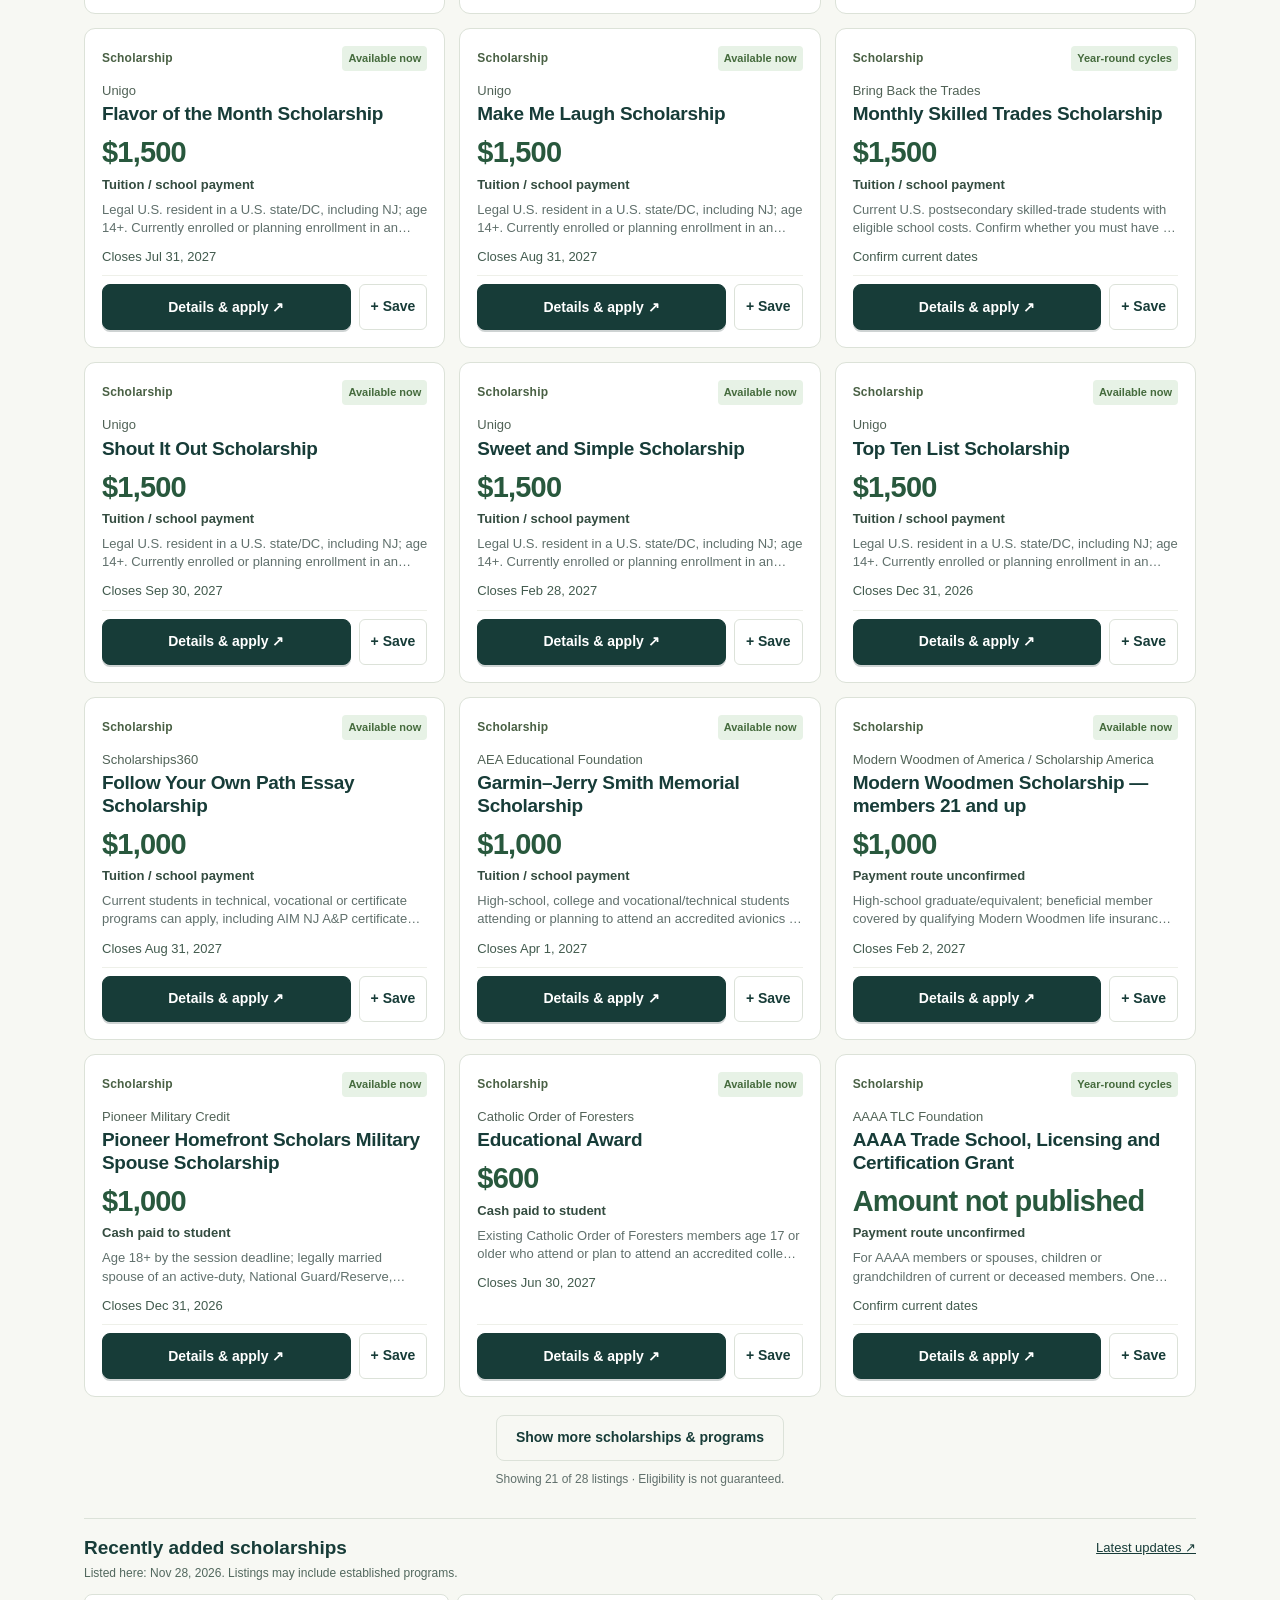
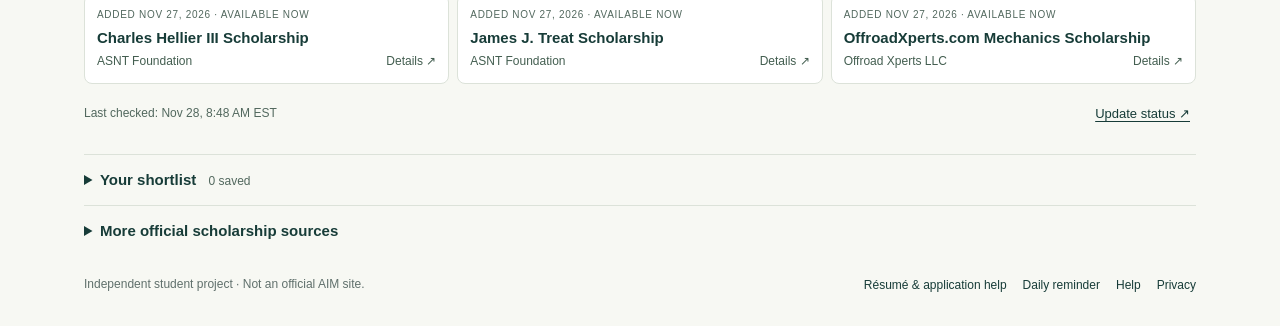
<file: scholarships/index.html>
<!doctype html>
<html lang="en"><head><meta charset="utf-8"><meta name="viewport" content="width=device-width,initial-scale=1,viewport-fit=cover"><meta name="theme-color" content="#173c38"><meta name="description" content="Daily scholarship updates for AIM New Jersey students without A&P: cash, tuition, free tools and career pathways. Free, no account needed."><title>AIM NJ Scholarships Daily Update</title><link rel="stylesheet" href="styles.css?v=20261101-date1"><link rel="icon" href="icon.svg" type="image/svg+xml"></head><body class="compact-home">
<a class="skip" href="#directory">Skip to scholarships</a>
<header><div class="header-inner"><a class="brand" href="#top"><span class="brand-mark" aria-hidden="true">A↗</span><span>AIM NJ Scholarships<small id="siteTitleCount">Daily Update</small></span></a><nav aria-label="Main navigation"><a href="#directory">Scholarships</a><a href="#updates">Latest additions</a><a href="help.html">Help</a></nav><div class="header-actions"><button id="textSize" class="icon-button" aria-label="Use larger text" aria-pressed="false">Aa</button><button id="fullscreen" class="icon-button" aria-label="Enter full screen">⛶ <span class="full-label">Full screen</span></button></div></div></header>
<main id="top" class="wrap home-main">
<section class="home-intro" aria-labelledby="homeTitle"><a class="daily-label" href="#updates"><span class="daily-highlight"><span class="dot" aria-hidden="true"></span> UPDATED DAILY</span><span class="daily-free">FREE · NO ACCOUNT</span><span class="new-label">New ↓</span></a><p class="home-updated" id="homeUpdated" hidden>Last updated: <time id="homeUpdatedDate"></time></p><h1 id="homeTitle" class="sr-only">Scholarships and career pathways for AIM NJ students</h1><p>For students working toward A&P.</p></section>
<section id="directory" class="directory" aria-label="Scholarships and career opportunities"><h2 class="sr-only" id="directory-title">Find scholarships and career opportunities</h2>
<div class="quick-categories" role="group" aria-label="Application timing"><button class="category" data-window="active" aria-pressed="false"><strong id="countAvailable">…</strong><span>Open & upcoming</span></button><button class="category" data-window="closing" aria-pressed="false"><strong id="countClosing">…</strong><span>Closing soon</span></button><button class="category" data-window="upcoming" aria-pressed="false"><strong id="countUpcoming">…</strong><span>Available soon</span></button></div>
<div class="search-box"><span aria-hidden="true">⌕</span><label class="sr-only" for="search">Search scholarships</label><input type="search" id="search" placeholder="Search scholarships, tools, airlines…" autocomplete="off"><button class="text-button" id="clearSearch" hidden>Clear</button><button class="search-submit" id="searchButton" type="button">Search</button></div>
<div class="quick-actions"><button class="support-chip" id="showCash">$ Money awards</button><button class="support-chip" id="showTools">Free tools</button><button class="support-chip" id="showCareer">Jobs & interviews</button><button class="support-chip" id="showNew">Newly added ↓</button></div>
<aside class="filters" aria-label="Scholarship filters"><details id="filterDetails"><summary>Filter scholarships <span id="filterCount">Filters</span></summary><div class="filter-body"><p>Choose your options, then tap Search scholarships.</p>
<label for="location">Applicant location</label><select id="location"><option value="NJ">New Jersey + nationwide</option><option value="all">All locations</option><option value="CA">California + nationwide</option><option value="FL">Florida + nationwide</option><option value="GA">Georgia + nationwide</option><option value="IL">Illinois + nationwide</option><option value="IN">Indiana + nationwide</option><option value="MO">Missouri + nationwide</option><option value="NV">Nevada + nationwide</option><option value="NC">North Carolina + nationwide</option><option value="PA">Pennsylvania + nationwide</option><option value="TX">Texas + nationwide</option><option value="VA">Virginia + nationwide</option><option value="AZ">Arizona + nationwide</option><option value="other">Other state + nationwide</option></select><small>Nationwide can include travel or relocation. Check the campus and work location in each listing.</small>
<label for="status">Application window</label><select id="status"><option value="active">Open, upcoming & rolling</option><option value="available" selected>Available now</option><option value="closing">Closing soon · within 30 days</option><option value="upcoming">Available soon · announced</option><option value="all">All windows</option><option value="open">Open now · fixed window</option><option value="closed">Closed · watch next cycle</option><option value="verify">Confirm with provider</option></select>
<label for="benefit">What would help most?</label><select id="benefit"><option value="all">All types of support</option><option value="money">Money awards · tuition, grants & paid work</option><option value="cash">Cash paid to student</option><option value="school">Tuition / payment to school</option><option value="reimbursement">Tuition reimbursement</option><option value="exam">Testing / exam fees</option><option value="tools">Tools / tool box</option><option value="training">Training / course award</option><option value="paid-training">Paid training / stipend role</option><option value="internship">Paid internship / apprenticeship</option><option value="job">Job placement / referral</option><option value="unconfirmed">Payment route unconfirmed</option></select>
<details class="extra-filters"><summary>More filters <span id="moreFilterCount">Optional</span></summary><div class="advanced-fields"><label for="kind">Opportunity type</label><select id="kind"><option value="all">Scholarships + career pathways</option><option value="awards">Scholarships / grants only</option><option value="program">Employer / career programs</option></select><label for="fit">School / program fit</label><select id="fit"><option value="aim-nj" selected>Prioritize staying at AIM NJ</option><option value="all">Include other schools & training routes</option></select><small>Other-school routes and degree-only roles are hidden by default. Remaining listings still have individual rules to check.</small><label for="career">Career benefit</label><select id="career"><option value="all">Any / no career benefit needed</option><option value="any">Any documented career connection</option><option value="conditional-offer">Conditional job offer</option><option value="interview">Guaranteed interview</option><option value="referral">Recruiting / referral access</option><option value="employment-commitment">Employment-linked training</option></select><label for="provider">Who offers it?</label><select id="provider"><option value="all">All providers</option><option value="airline">Airlines</option><option value="mro">Repair shops / MROs</option><option value="parts">Parts / avionics / manufacturers</option><option value="tools">Tool companies</option><option value="association">Associations / foundations / schools</option><option value="employer">Other aviation employers</option></select><label for="amount">Award value</label><select id="amount"><option value="all">Any amount</option><option value="published">Published $ amounts</option><option value="0:1000">Up to $1,000</option><option value="1000:5000">$1,000–$5,000</option><option value="5000:10000">$5,000–$10,000</option><option value="10000:30000">$10,000–$30,000</option><option value="30000:999999">$30,000+</option><option value="unknown">Varies / not published</option></select><small>Tool/course value is not cash. “Up to” is a maximum, not a guaranteed payment.</small>
<label for="gender">Gender eligibility</label><select id="gender"><option value="all">Show all</option><option value="women">Open to women (including general awards)</option><option value="women-only">Women-specific awards</option><option value="all-genders">No women-only restriction</option></select>
<label for="community">Community / background</label><select id="community"><option value="all">All backgrounds</option><option value="Black / African American community">Black / African American</option><option value="Asian community">Asian / Pacific Islander</option><option value="Latino / Hispanic community">Latino / Hispanic</option><option value="Native American / Alaska Native community">Native American / Alaska Native</option><option value="Military family">Military family</option></select><small>Includes general awards plus relevant community-focused programs. Organization names do not establish ethnicity restrictions.</small>
<label for="military">Military connection</label><select id="military"><option value="all">Any / no service required</option><option value="eligible">Include military options</option><option value="specific">Veteran / military-specific only</option><option value="none">Exclude military-specific awards</option></select>
<label for="parents">Family responsibilities</label><select id="parents"><option value="all">Any / not specified</option><option value="specific">Parent / dependent-support awards</option></select>
<label for="age">Your age (optional)</label><input id="age" type="number" min="13" max="100" inputmode="numeric" placeholder="e.g. 24" autocomplete="off"><small>Only published age restrictions are checked. Not listed ≠ confirmed unrestricted.</small>
<label for="stage">Training stage</label><select id="stage"><option value="all">All stages</option><option value="student">Still studying · no A&P yet (incl. near graduation)</option><option value="near-graduation">Near graduation / test ready</option></select></div></details><div class="filter-actions"><button class="button primary" id="applyFilters" type="button">Search scholarships</button><button class="button reset" id="resetFilters" type="button">Reset</button></div></div></details></aside>
<div class="results" id="searchResults" tabindex="-1"><div class="results-toolbar"><p id="resultsCount" role="status" aria-live="polite">Loading scholarships…</p><label class="sr-only" for="sort">Sort opportunities</label><select id="sort"><option value="amount" selected>Highest value first</option><option value="recommended">NJ-friendly first</option><option value="deadline">Closing first</option><option value="newest">Newest additions</option><option value="name">Name A–Z</option></select></div><p class="results-hint">Scholarships & career programs · Confirm eligibility in Details.</p><div id="cards" class="scholarship-grid"></div><button class="button load-more" id="loadMore" hidden>Show more scholarships & programs</button><p id="resultEnd" class="results-end"></p><noscript>Enable JavaScript to search the scholarship directory.</noscript></div></section>
<section id="updates" class="compact-updates" aria-labelledby="updates-title"><div class="compact-section-heading"><h2 id="updates-title">Recently added scholarships</h2><a href="updates.html" target="_blank" rel="noopener noreferrer">Latest updates ↗</a></div><p id="updateSummary"></p><div id="announcementCards" class="announcement-grid"></div><div class="update-foot"><span id="checkStatus">First maintenance run pending</span><button class="text-button" id="monitorDetails">Update status ↗</button></div></section>
<section id="shortlist" class="compact-panel"><details id="shortlistPanel"><summary>Your shortlist <span id="shortlistCount">No opportunities selected yet.</span></summary><ul id="shortlistItems"></ul><div class="button-row"><a class="button primary" id="prepareApplications" href="apply.html" target="_blank" rel="noopener noreferrer" referrerpolicy="no-referrer">Prepare applications</a><button class="button" id="exportList">Download shortlist</button><button class="button light" id="printList">Print / Save PDF</button><button class="text-button" id="clearList">Clear selection</button></div><p class="small">Saved in this page only. Download before closing. No applications are submitted.</p></details></section>
<section id="resources" class="compact-panel"><details class="resource-drawer"><summary>More official scholarship sources</summary><div id="resourceCards" class="resource-grid"></div></details></section></main><footer class="wrap compact-footer"><p>Independent student project · Not an official AIM site.</p><div><a href="apply.html">Résumé & application help</a><a href="apply.html#reminders">Daily reminder</a><a href="help.html">Help</a><a href="help.html#privacy">Privacy</a></div></footer>
<div class="mobile-shortlist" id="mobileShortlist" hidden><a href="#shortlist">View shortlist <span id="mobileCount">0</span> →</a></div><div id="toast" class="toast" role="status" aria-live="polite" hidden></div><div id="modal" class="modal" hidden><div class="modal-backdrop" data-close></div><section class="modal-panel" role="dialog" aria-modal="true" aria-labelledby="modalTitle" tabindex="-1"><button class="modal-close" aria-label="Close details" data-close>×</button><div id="modalContent"></div></section></div><div id="printArea" aria-hidden="true"></div><script src="logic.js?v=20261030-qa1" defer></script><script src="app.js?v=20261111-eligibility" defer></script></body></html>
</file>
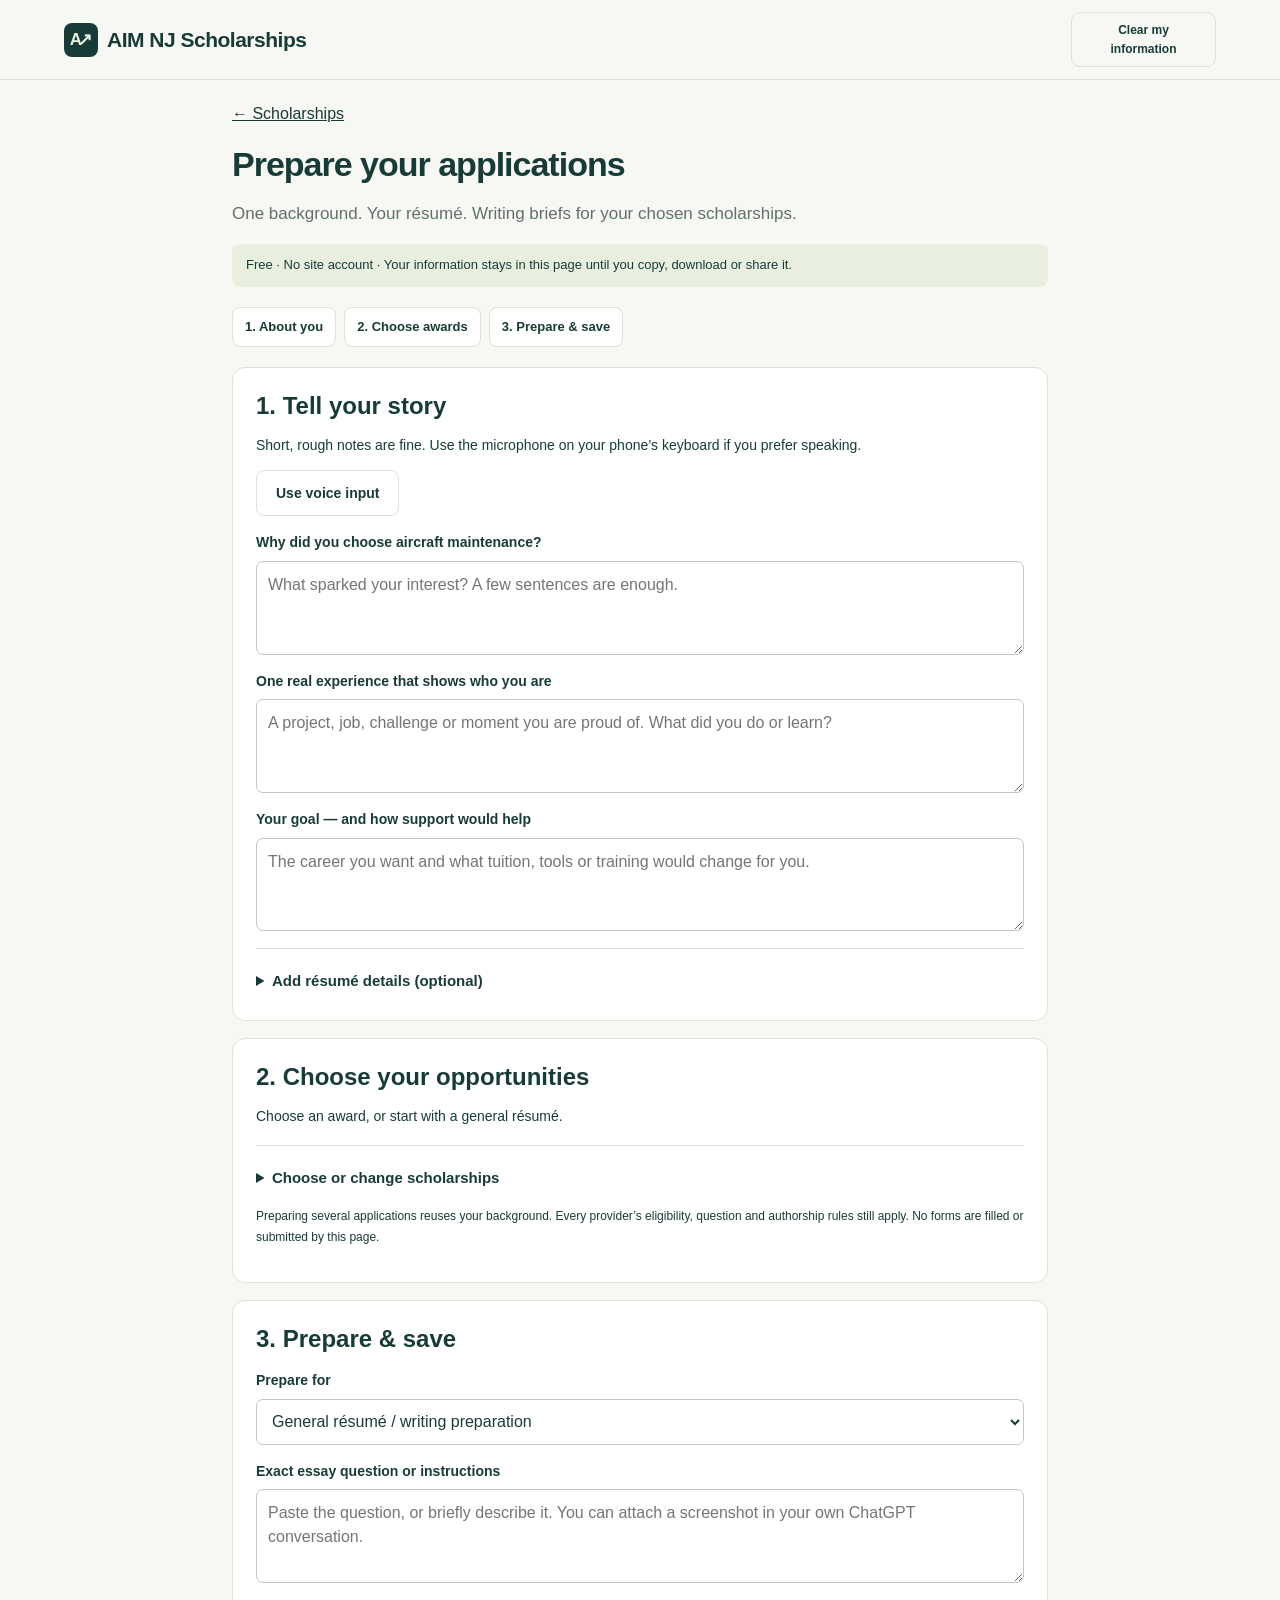
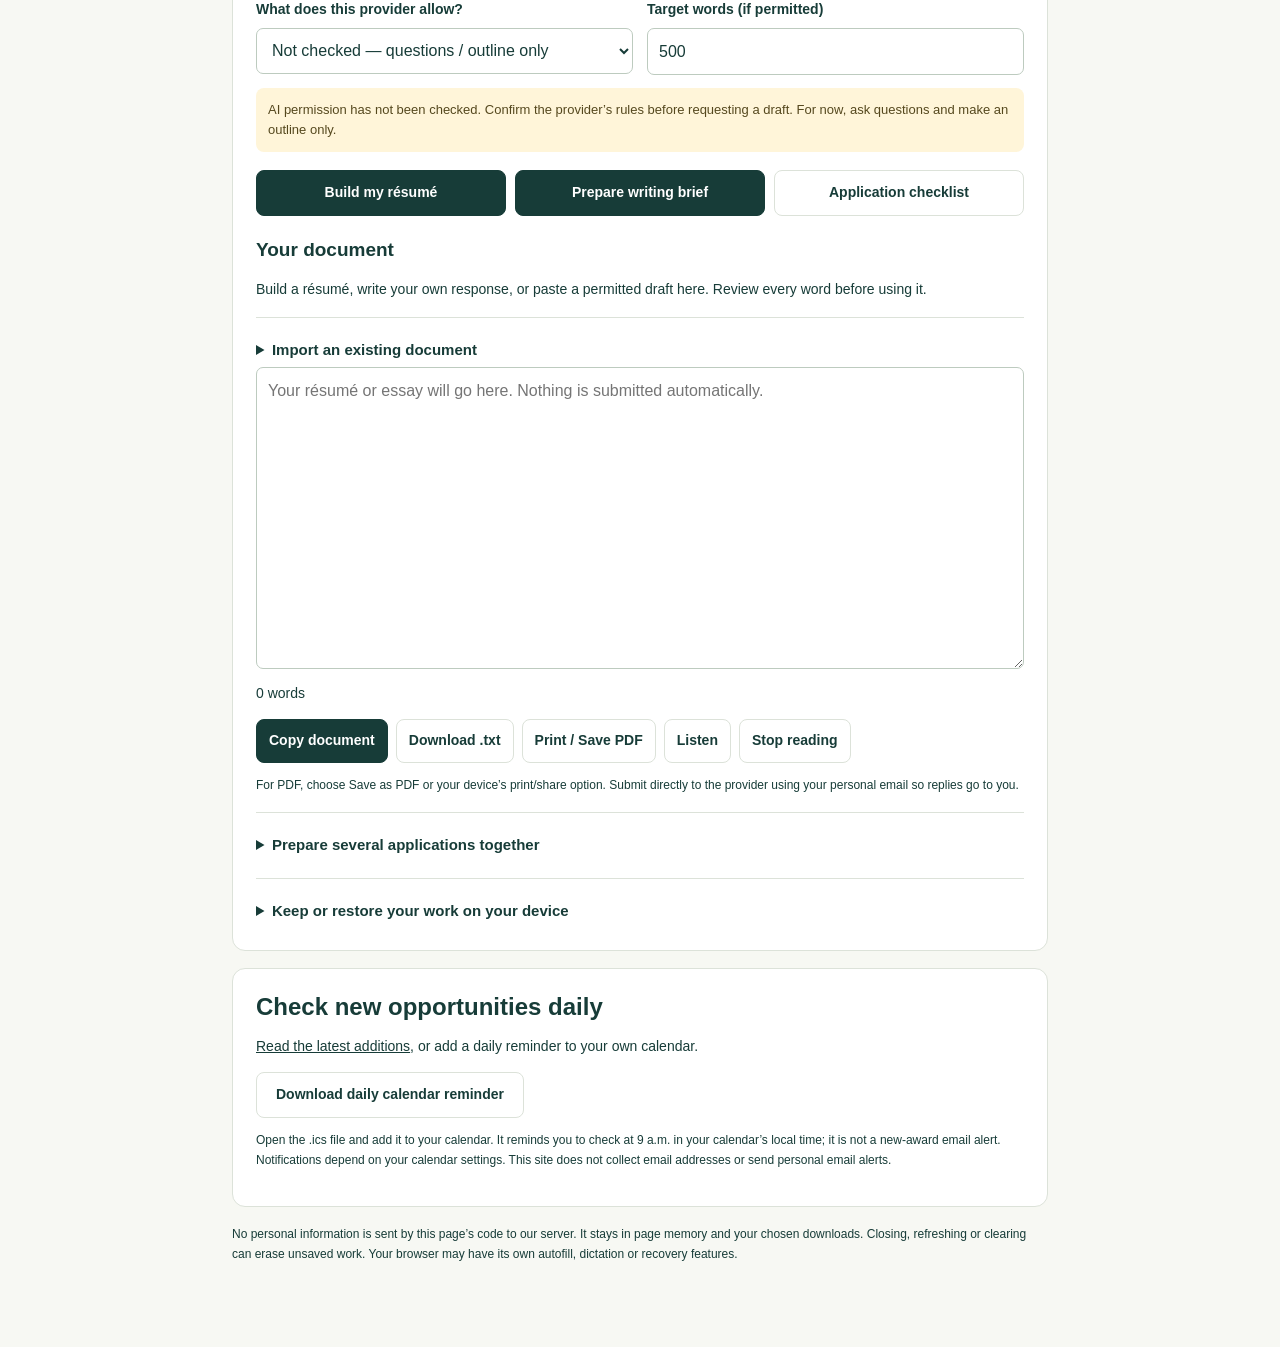
<file: scholarships/apply.html>
<!doctype html>
<html lang="en"><head><meta charset="utf-8"><meta name="viewport" content="width=device-width,initial-scale=1,viewport-fit=cover"><meta name="theme-color" content="#173c38"><meta name="referrer" content="no-referrer"><title>Writing & application workspace · AIM NJ Scholarships</title><link rel="stylesheet" href="styles.css?v=20261028-19"><link rel="stylesheet" href="apply.css?v=1"><link rel="icon" href="icon.svg" type="image/svg+xml"></head>
<body class="compact-home"><header><div class="header-inner"><a class="brand" href="./"><span class="brand-mark" aria-hidden="true">A↗</span><span>AIM NJ Scholarships</span></a><button class="icon-button" id="clearWork">Clear my information</button></div></header>
<main class="apply-wrap"><a href="./">← Scholarships</a><h1>Prepare your applications</h1><p class="intro">One background. Your résumé. Writing briefs for your chosen scholarships.</p><p class="privacy-strip">Free · No site account · Your information stays in this page until you copy, download or share it.</p><nav class="step-nav" aria-label="Preparation steps"><a href="#background">1. About you</a><a href="#opportunities">2. Choose awards</a><a href="#workspace">3. Prepare & save</a></nav>
<section class="work-panel" id="background"><h2>1. Tell your story</h2><p>Short, rough notes are fine. Use the microphone on your phone’s keyboard if you prefer speaking.</p><div class="voice-row"><button class="button" id="voiceHelp" type="button">Use voice input</button><span id="voiceStatus" role="status"></span></div><div id="voiceOptions" hidden><p>Your browser’s speech service may process audio. We do not record or store it. Select a field first, then start. If unavailable, use your keyboard’s microphone.</p><button class="button" id="startVoice" type="button">Start dictation</button><button class="button light" id="stopVoice" type="button">Stop</button></div>
<form id="backgroundForm" autocomplete="off"><label for="why">Why did you choose aircraft maintenance?</label><textarea id="why" data-profile rows="3" placeholder="What sparked your interest? A few sentences are enough."></textarea><label for="story">One real experience that shows who you are</label><textarea id="story" data-profile rows="3" placeholder="A project, job, challenge or moment you are proud of. What did you do or learn?"></textarea><label for="goal">Your goal — and how support would help</label><textarea id="goal" data-profile rows="3" placeholder="The career you want and what tuition, tools or training would change for you."></textarea>
<details><summary>Add résumé details (optional)</summary><div class="profile-grid"><div><label for="name">Name</label><input id="name" data-profile autocomplete="off"></div><div><label for="email">Your personal email</label><input id="email" data-profile type="email" autocomplete="off"></div><div><label for="phone">Phone (optional)</label><input id="phone" data-profile type="tel" autocomplete="off"></div><div><label for="completion">Expected graduation (optional)</label><input id="completion" data-profile type="month"></div></div><label for="school">School / program</label><input id="school" data-profile value="Aviation Institute of Maintenance · New Jersey · A&P student" autocomplete="off"><p class="small">The résumé identifies you as a student, with A&P certification not yet earned.</p><label for="skills">Your actual skills and training</label><textarea id="skills" data-profile rows="3" placeholder="Only skills you can truthfully describe. Course projects count."></textarea><label for="experience">Work, volunteering or projects</label><textarea id="experience" data-profile rows="3" placeholder="Role, organization, dates and what you did. Non-aviation work is useful too."></textarea><label for="personality">Your voice, interests or values (optional)</label><textarea id="personality" data-profile rows="2" placeholder="How do you describe yourself? What matters to you? Any words you normally use?"></textarea></details></form></section>
<section class="work-panel" id="opportunities"><h2>2. Choose your opportunities</h2><p id="selectionCount" role="status">Loading opportunities…</p><details id="awardPicker"><summary>Choose or change scholarships</summary><label for="awardSearch">Find an opportunity</label><input id="awardSearch" type="search" placeholder="Name, provider or tools"><div id="awardChoices"></div><button class="button light" id="moreAwards" hidden>Show more</button></details><div id="chosenAwards"></div><p class="small">Preparing several applications reuses your background. Every provider’s eligibility, question and authorship rules still apply. No forms are filled or submitted by this page.</p></section>
<section class="work-panel" id="workspace"><h2>3. Prepare & save</h2><label for="currentAward">Prepare for</label><select id="currentAward"><option value="">General résumé / writing preparation</option></select><label for="question">Exact essay question or instructions</label><textarea id="question" rows="3" placeholder="Paste the question, or briefly describe it. You can attach a screenshot in your own ChatGPT conversation."></textarea><div class="profile-grid"><div><label for="writingRule">What does this provider allow?</label><select id="writingRule"><option value="unknown">Not checked — questions / outline only</option><option value="allowed">I checked: AI drafting is permitted</option><option value="limited">Only limited organization / grammar help</option><option value="prohibited">AI writing prohibited</option></select></div><div><label for="wordLimit">Target words (if permitted)</label><input id="wordLimit" type="number" min="50" max="2000" value="500"></div></div><p id="ruleNotice" class="rule-notice" role="status"></p><div class="action-grid"><button class="button primary" id="makeResume">Build my résumé</button><button class="button primary" id="makeBrief">Prepare writing brief</button><button class="button" id="makeChecklist">Application checklist</button></div>
<div id="briefPanel" hidden><h3>Your writing brief</h3><p>Review this before sharing. Your email and phone are omitted from writing briefs.</p><textarea id="briefOutput" rows="10" readonly aria-label="Writing brief"></textarea><div class="button-row"><button class="button primary" id="copyBrief">Copy brief</button><a class="button" href="https://chatgpt.com/" target="_blank" rel="noopener noreferrer" referrerpolicy="no-referrer">Open ChatGPT ↗</a></div><p class="small">Paste into your own ChatGPT account. Its usage limits apply. Your account’s available browser/voice tools may vary. This page does not run ChatGPT or unlock paid features. Share only information you choose; external services have their own privacy policies.</p></div>
<h3>Your document</h3><p>Build a résumé, write your own response, or paste a permitted draft here. Review every word before using it.</p><details><summary>Import an existing document</summary><p>Choose a plain-text (.txt) résumé or essay. It opens only on your device. For PDF or Word, copy its text here, or share it in your own ChatGPT conversation.</p><input id="importDocument" type="file" accept="text/plain,.txt" aria-label="Import plain-text document"></details><textarea id="documentText" rows="12" placeholder="Your résumé or essay will go here. Nothing is submitted automatically." aria-label="Your résumé or essay document"></textarea><p id="wordCount">0 words</p><div class="button-row"><button class="button primary" id="copyDocument">Copy document</button><button class="button" id="downloadDocument">Download .txt</button><button class="button" id="printDocument">Print / Save PDF</button><button class="button" id="listenDocument">Listen</button><button class="button light" id="stopListening">Stop reading</button></div><p class="small">For PDF, choose Save as PDF or your device’s print/share option. Submit directly to the provider using your personal email so replies go to you.</p>
<details class="batch-options"><summary>Prepare several applications together</summary><p>Get a separate checklist and writing brief for each selected opportunity. This is a preparation packet, not a form-submission service.</p><div class="button-row"><button class="button primary" id="downloadPacket">Download application packet</button><button class="button" id="prepareBrowser">Prepare browser-assistant instructions</button></div><p class="small">Browser assistance requires tools in your own account and permission from each provider. Sign in and handle verification yourself. Keep final submission under your control. Use your trusted browser manually when automation is unavailable or prohibited.</p></details>
<details><summary>Keep or restore your work on your device</summary><p>Save a private backup before leaving. It contains your information. This website keeps no copy.</p><div class="button-row"><button class="button" id="saveWork">Save my work</button><label class="button file-label" for="restoreWork">Restore saved work<input id="restoreWork" type="file" accept="application/json,.json"></label></div></details></section>
<section class="work-panel" id="reminders"><h2>Check new opportunities daily</h2><p><a href="updates.html">Read the latest additions</a>, or add a daily reminder to your own calendar.</p><button class="button" id="calendarReminder">Download daily calendar reminder</button><p class="small">Open the .ics file and add it to your calendar. It reminds you to check at 9 a.m. in your calendar’s local time; it is not a new-award email alert. Notifications depend on your calendar settings. This site does not collect email addresses or send personal email alerts.</p></section>
<p class="small">No personal information is sent by this page’s code to our server. It stays in page memory and your chosen downloads. Closing, refreshing or clearing can erase unsaved work. Your browser may have its own autofill, dictation or recovery features.</p><div id="workStatus" role="status" aria-live="polite"></div><noscript>Enable JavaScript to use the preparation tools. You can still open official scholarship providers from the directory.</noscript></main><div id="documentPrint"></div><script src="logic.js?v=20261028-19" defer></script><script src="writing-core.js?v=1" defer></script><script src="apply.js?v=1" defer></script></body></html>
</file>
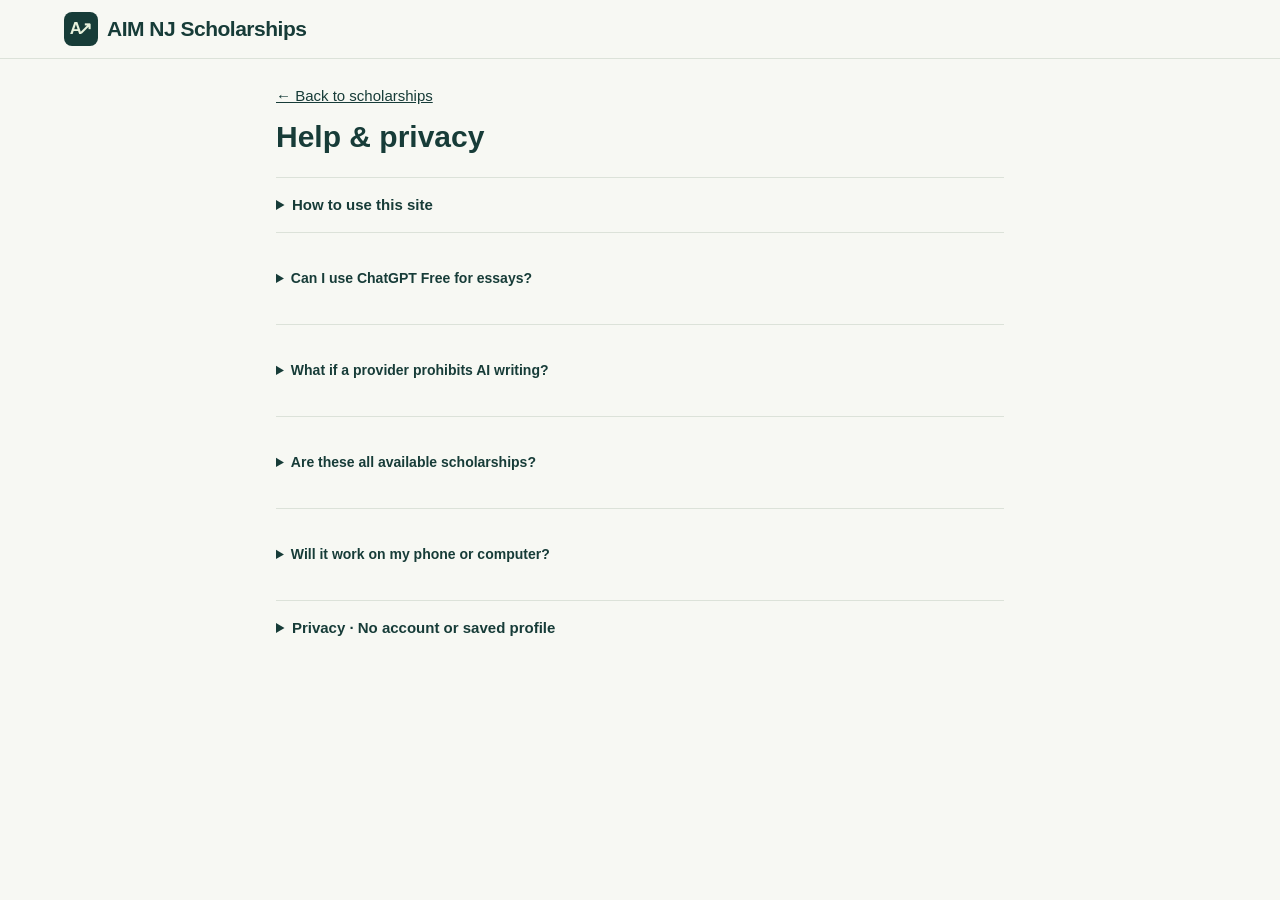
<file: scholarships/help.html>
<!doctype html>
<html lang="en"><head><meta charset="utf-8"><meta name="viewport" content="width=device-width,initial-scale=1,viewport-fit=cover"><meta name="theme-color" content="#173c38"><title>Help & Privacy · AIM NJ Scholarships</title><link rel="stylesheet" href="styles.css?v=20261028-19"><link rel="icon" href="icon.svg" type="image/svg+xml"><style>.help-page{max-width:800px;padding-block:25px 45px}.help-page h1{font-size:30px;line-height:1.2;margin:10px 0 22px}.help-page>p,.help-page>a{font-size:15px}.help-page #guide{margin-top:20px}.help-page .resource-grid{grid-template-columns:1fr}.help-page .compact-panel summary{padding:17px 0}.help-page .compact-panel p{font-size:15px}.help-page details:target{scroll-margin-top:80px}</style></head><body class="compact-home">
<header><div class="header-inner"><a class="brand" href="./"><span class="brand-mark" aria-hidden="true">A↗</span><span>AIM NJ Scholarships</span></a></div></header><main class="wrap help-page"><a href="./">← Back to scholarships</a><h1>Help & privacy</h1><section id="guide" class="compact-panel"><details><summary>How to use this site</summary><p>Choose a support type or enter keywords, then press Search. After choosing detailed filters, press Search scholarships. Open Details to check eligibility and the official application. Save useful opportunities to your shortlist.</p><p>The Money awards filter includes student payments, tuition support, reimbursement, exam-fee grants, paid training, and paid internships/apprenticeships. Free tools has its own filter. Payment routes and wages are labeled separately. A conditional job offer or interview has requirements; it is not an unconditional job guarantee.</p><p><a href="apply.html">Open the free writing & application workspace</a> to build a résumé from your facts, create writing briefs for your own ChatGPT conversation, prepare several applications, and copy, download or print your document. Automatic AI generation, multi-site autofill and personal email alerts are not provided. A calendar reminder is available.</p></details><details class="faq"><summary>Can I use ChatGPT Free for essays?</summary><p>Where a provider permits AI assistance, use your real experiences, goals and voice, then review the result. ChatGPT Free has usage limits. The workspace prepares a brief you can paste into your own account; it does not run ChatGPT or pay for API usage. Use only assistance the provider permits. Browser tools and voice depend on account and browser availability.</p><p><a href="https://chatgpt.com/" target="_blank" rel="noopener noreferrer">Open ChatGPT ↗</a> · <a href="https://learn.chatgpt.com/docs/browser" target="_blank" rel="noopener noreferrer">Check browser availability ↗</a></p></details>
<details class="faq"><summary>What if a provider prohibits AI writing?</summary><p>Write the application yourself and follow its rules. More personal input, a different browser or a PDF export does not make AI-written text acceptable. If the rule is unknown, confirm before using assistance.</p></details>
<details class="faq"><summary>Are these all available scholarships?</summary><p>No directory can guarantee complete coverage. This researched catalog includes open awards, future cycles and labeled leads. We search nationwide because awards outside NJ may accept NJ students. Use “More official scholarship sources” at the bottom of the scholarship page to keep looking.</p></details>
<details class="faq"><summary>Will it work on my phone or computer?</summary><p>The responsive page is designed for current Android, iPhone, iPad, Windows and Mac browsers. Full screen requires a tap and browser support. The page works normally without it. Use the Aa button for larger text.</p></details></section>

<section id="privacy" class="compact-panel"><details><summary>Privacy · No account or saved profile</summary><p>No sign-up, server uploads, advertising trackers or saved student profiles. Directory filters and shortlist stay in page memory. In the writing workspace, your background and documents remain in page memory until you copy, download or share them; saved-work JSON files are read on your device. We do not receive their contents. Clear my information clears the workspace, but copies in downloads, clipboard, ChatGPT or provider sites must be deleted separately.</p><p>Optional browser dictation can send audio to your browser’s speech provider; keyboard dictation is an alternative. GitHub Pages, ChatGPT and linked providers have their own privacy policies. Downloads remain on your device until you delete them. Applications sent directly to providers are under their control.</p><p>Expired one-time awards and confirmed missing links are hidden automatically. Recurring awards remain on a next-cycle watch. Hidden source links are rechecked for recovery.</p><p><span id="totalStat">…</span> currently visible researched entries, including programs and leads. Not all are open or individually eligible.</p></details></section>
</main><script src="logic.js?v=20261028-19" defer></script><script src="help.js?v=20261028-19" defer></script></body></html>
</file>
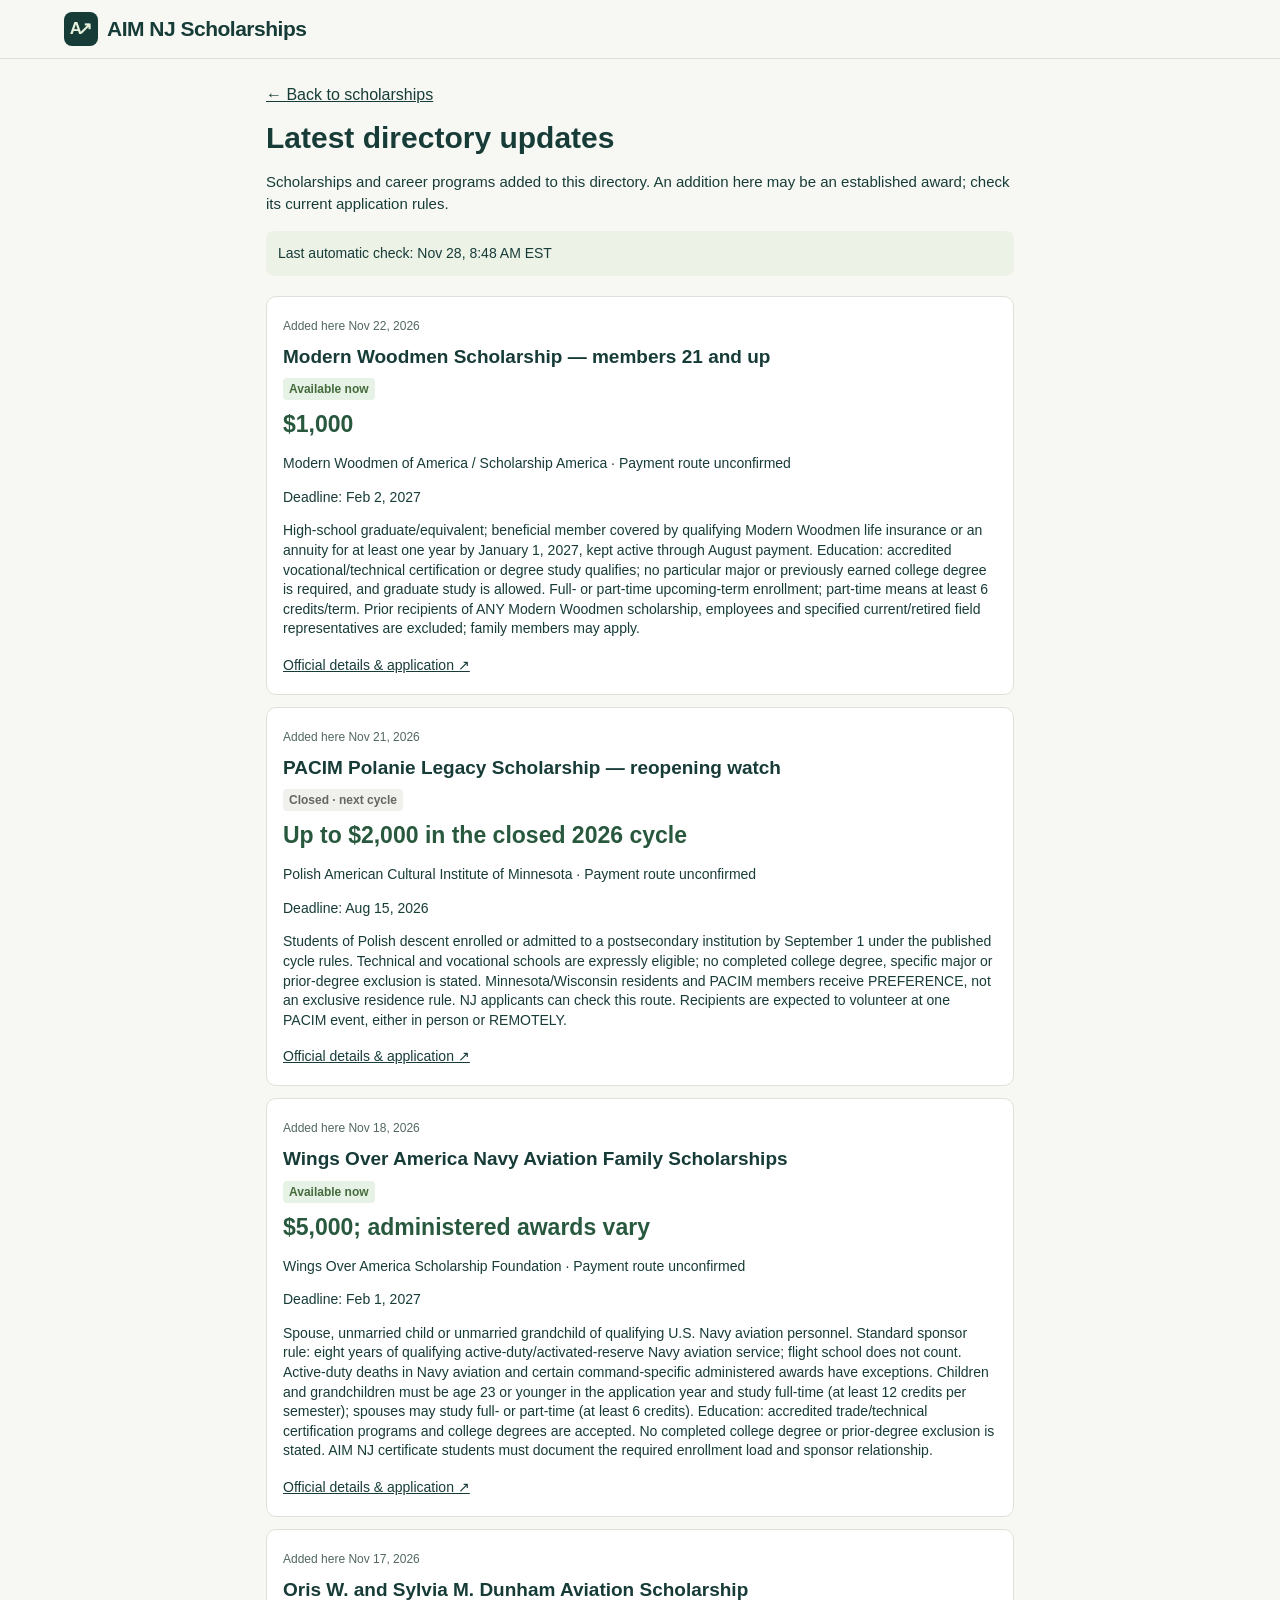
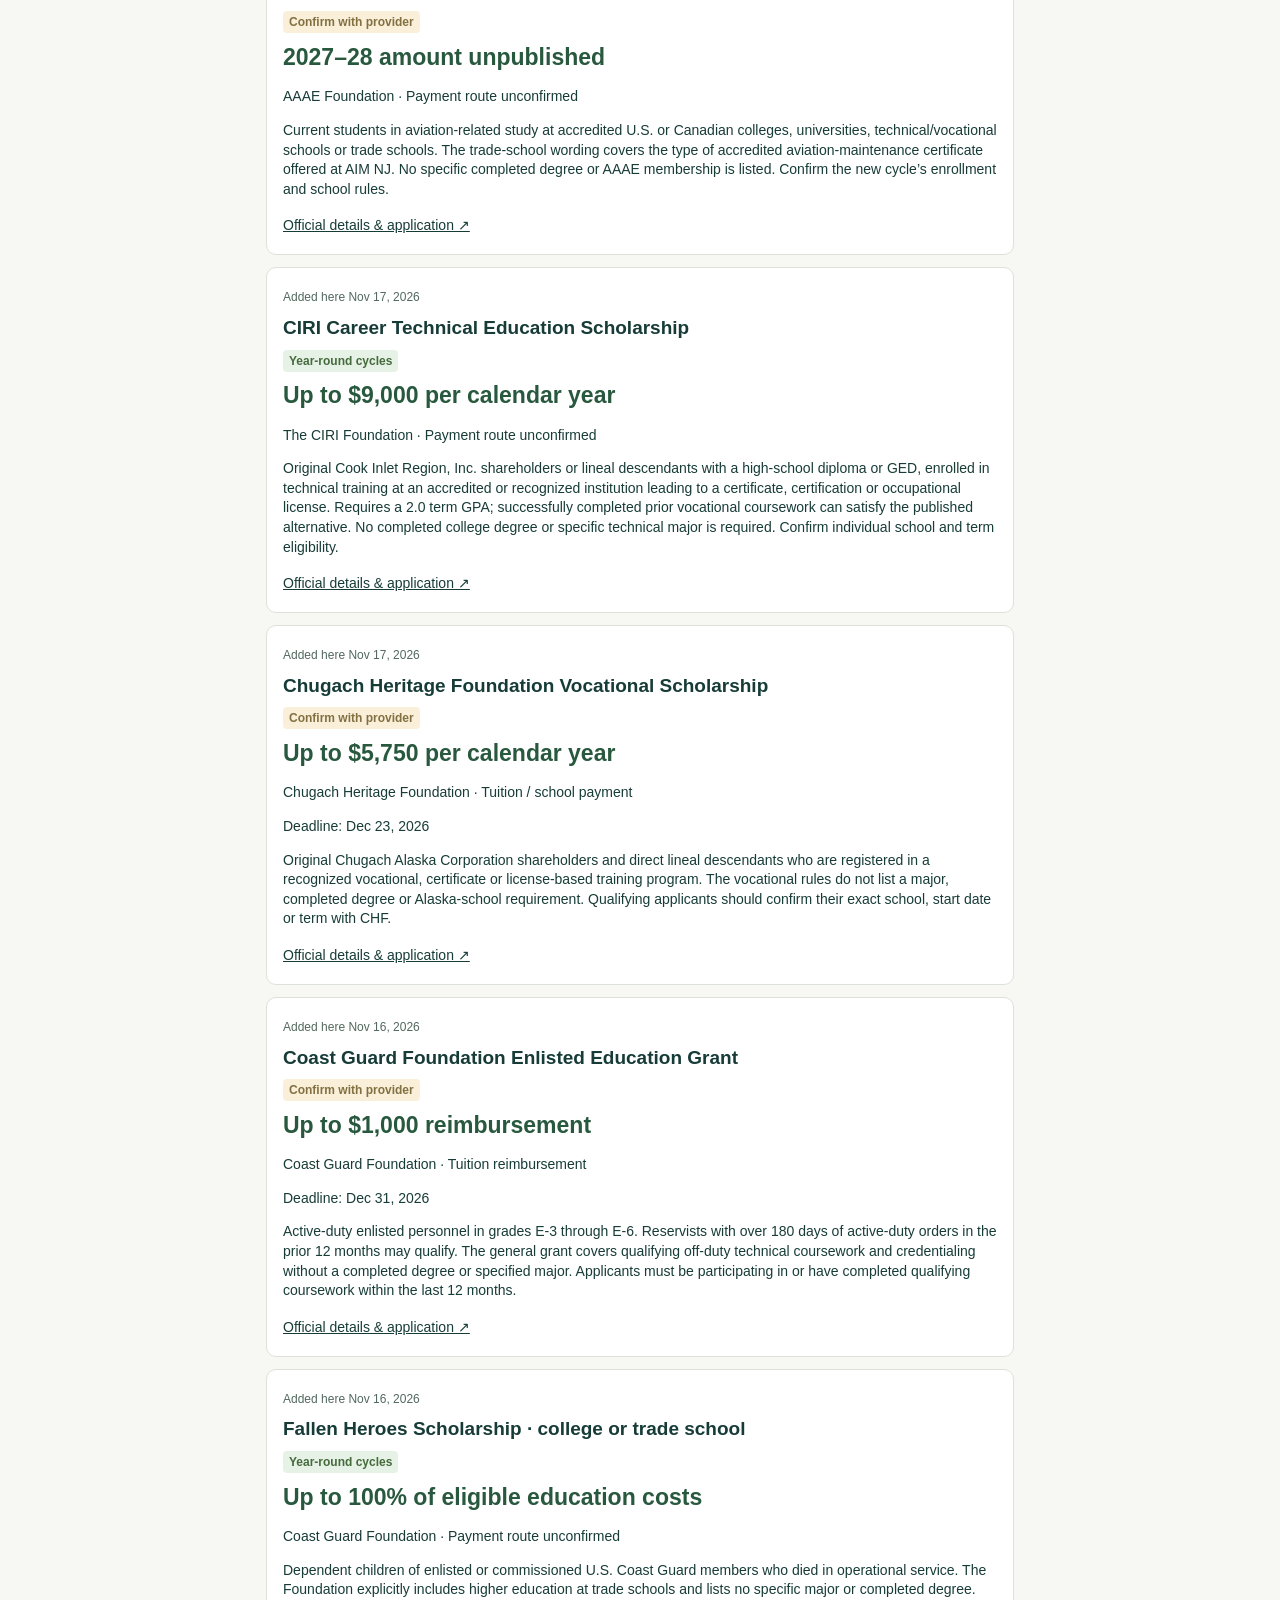
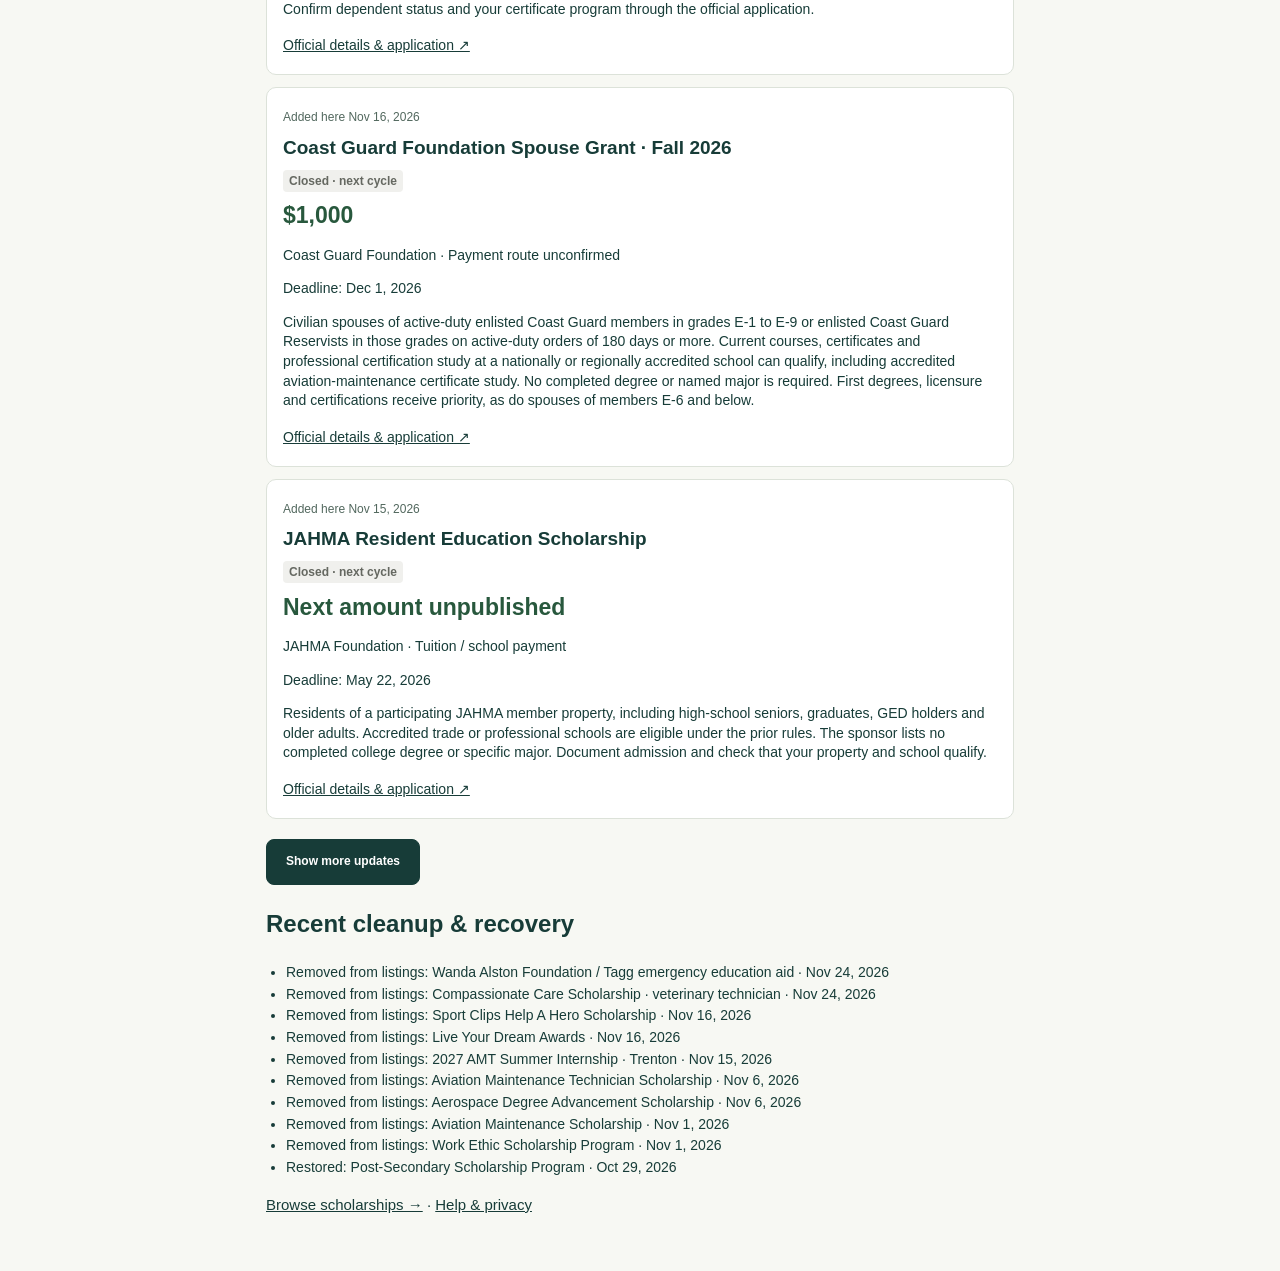
<file: scholarships/updates.html>
<!doctype html><html lang="en"><head><meta charset="utf-8"><meta name="viewport" content="width=device-width,initial-scale=1,viewport-fit=cover"><meta name="theme-color" content="#173c38"><title>Latest Updates · AIM NJ Scholarships</title><link rel="stylesheet" href="styles.css?v=20261028-16"><link rel="icon" href="icon.svg" type="image/svg+xml"><style>.updates-page{max-width:820px;padding-block:24px 40px}.updates-page h1{font-size:30px;line-height:1.2;margin:12px 0}.updates-page>p{font-size:15px;line-height:1.5}.update-list{list-style:none;padding:0;margin:20px 0}.update-item{background:white;border:1px solid #dce2d9;border-radius:10px;padding:16px;margin:12px 0}.update-item h2{font-size:19px;line-height:1.3;margin:7px 0}.update-item .value{font-size:23px;font-weight:750;color:#28583d;margin:7px 0}.update-item p,.update-item a{font-size:14px;line-height:1.4}.update-item small{font-size:12px;color:#52685e}.maintenance-list{padding-left:20px;font-size:14px}.updates-page [role=status]{background:#edf2e7;border-radius:8px;padding:12px;font-size:14px}.updates-page .status-badge{font-size:12px}</style></head><body class="compact-home"><header><div class="header-inner"><a class="brand" href="./"><span class="brand-mark" aria-hidden="true">A↗</span><span>AIM NJ Scholarships</span></a></div></header><main class="wrap updates-page"><a href="./">← Back to scholarships</a><h1>Latest directory updates</h1><p>Scholarships and career programs added to this directory. An addition here may be an established award; check its current application rules.</p><p id="updatesStatus" role="status">Loading the latest updates…</p><ul class="update-list" id="updatesList"></ul><button class="button primary" id="moreUpdates" hidden>Show more updates</button><section id="maintenanceHistory" hidden><h2>Recent cleanup & recovery</h2><ul class="maintenance-list" id="maintenanceList"></ul></section><p><a href="./">Browse scholarships →</a> · <a href="help.html">Help & privacy</a></p></main><script src="logic.js?v=20261028-16" defer></script><script src="updates.js?v=20261028-16" defer></script></body></html>
</file>
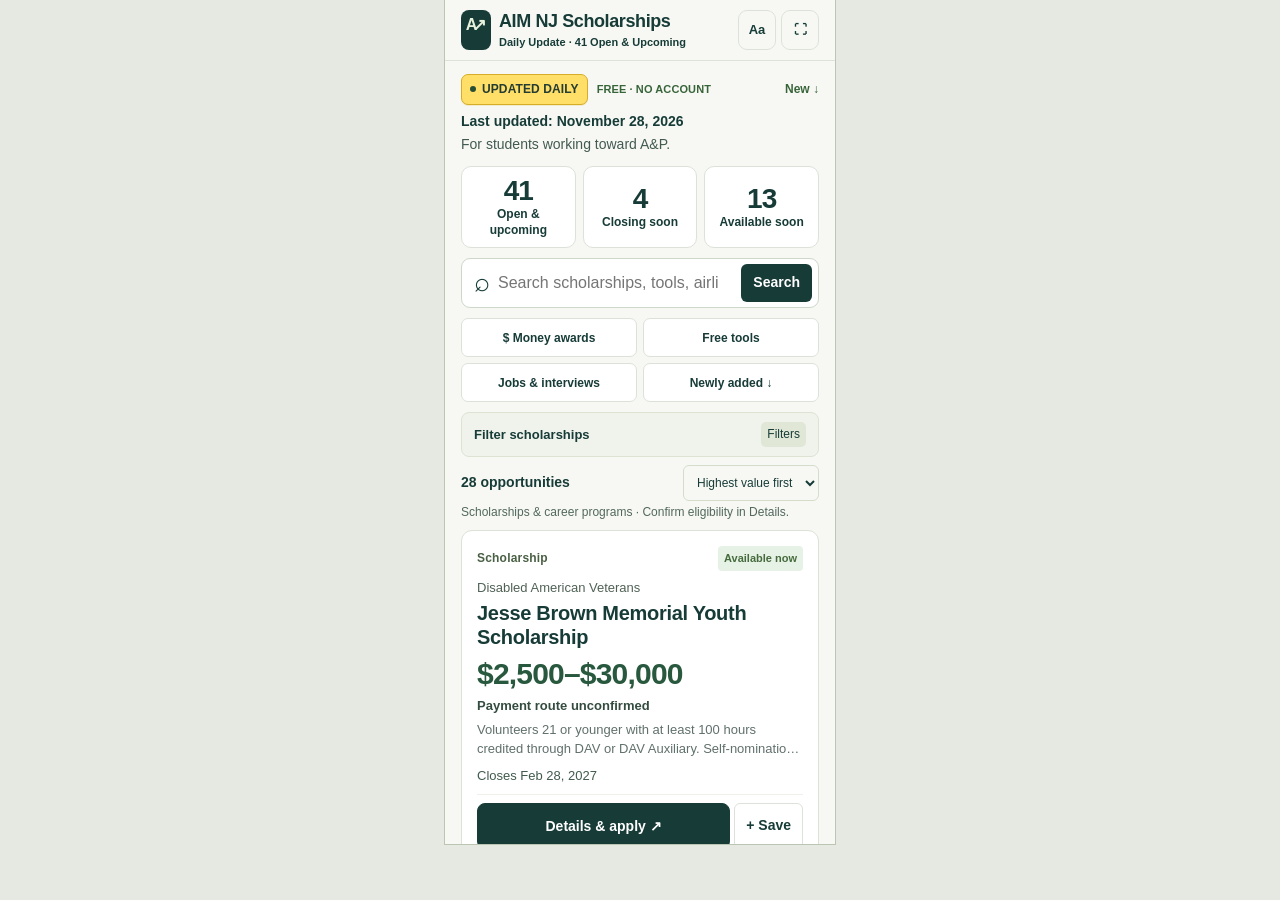
<file: scholarships/docs/mobile-preview.html>
<!doctype html><html><head><meta name="robots" content="noindex"><meta name="viewport" content="width=device-width,initial-scale=1"><title>390px responsive layout check</title><style>body{margin:0;background:#e6e9e1;display:flex;justify-content:center}iframe{display:block;width:390px;height:844px;border:0;background:white;box-shadow:0 0 0 1px #bac5b4}</style></head><body><iframe title="Scholarship site at phone width" src="../?mobile-check=16"></iframe></body></html>
</file>
<file: scholarships/styles.css>
:root{--ink:#173c38;--muted:#60706c;--paper:#f7f8f3;--line:#dce2d9;font-family:Inter,ui-sans-serif,-apple-system,BlinkMacSystemFont,"Segoe UI",Arial,sans-serif;color:var(--ink);background:var(--paper);font-size:16px;line-height:1.55}*{box-sizing:border-box}html{scroll-behavior:smooth;scroll-padding-top:110px}body{margin:0}button,input,select{font:inherit}a{color:inherit}button,a{touch-action:manipulation}button{cursor:pointer}button:focus-visible,a:focus-visible,input:focus-visible,select:focus-visible,summary:focus-visible{outline:3px solid #b17530;outline-offset:4px}[hidden]{display:none!important}.sr-only{position:absolute;width:1px;height:1px;overflow:hidden;clip:rect(0,0,0,0);white-space:nowrap}.skip{position:fixed;top:-100px;left:20px;z-index:200;background:var(--ink);color:white;padding:15px}.skip:focus{top:10px}.wrap{max-width:1240px;margin:auto;padding-inline:36px}.inset{max-width:1168px;margin-inline:auto;padding-inline:36px}header{position:sticky;top:0;z-index:30;background:#f7f8f3f5;border-bottom:1px solid var(--line);backdrop-filter:blur(16px)}.header-inner{max-width:1380px;margin:auto;padding:20px 36px;display:flex;gap:25px;align-items:center;justify-content:space-between}.brand{display:flex;gap:12px;align-items:center;text-decoration:none;font-size:25px;font-weight:750;letter-spacing:-1px;line-height:1.15}.brand small{display:block;font-size:8px;letter-spacing:1.2px;margin-top:6px;font-weight:650}.brand-mark{background:var(--ink);border-radius:11px;color:#e7f1dc;font-size:20px;line-height:46px;width:46px;text-align:center;letter-spacing:-4px;padding-right:4px}nav{display:flex;gap:30px}nav a{font-size:13px;font-weight:600;text-decoration:none;padding:10px 0}.header-actions{display:flex;gap:8px}.icon-button{border:1px solid var(--line);border-radius:9px;background:transparent;min-height:44px;padding:8px 13px;color:var(--ink);font-size:13px;font-weight:600}.audience-strip{max-width:1380px;padding:12px 36px;margin:auto;display:flex;align-items:center;gap:9px;font-size:9px;letter-spacing:1.15px;font-weight:650}.dot{width:6px;height:6px;border-radius:50%;background:#638958;display:inline-block}.strip-right{margin-left:auto;letter-spacing:0;font-weight:400;font-size:10px;color:var(--muted)}.hero{display:grid;grid-template-columns:1.2fr 1fr;gap:45px;padding-block:53px 62px;align-items:center}.eyebrow{font-size:10px;font-weight:750;letter-spacing:1.6px;display:block;margin-bottom:15px}.hero h1{font-size:clamp(40px,4.5vw,63px);line-height:1.06;letter-spacing:-3.3px;font-weight:650;margin:0 0 24px}.hero h1 span{color:#758b6a}.hero p{font-size:16px;color:var(--muted);max-width:450px;margin:0 0 27px}.hero-actions{display:flex;gap:25px;align-items:center;flex-wrap:wrap}.button{border:1px solid var(--line);border-radius:8px;min-height:46px;padding:12px 19px;display:inline-flex;gap:25px;align-items:center;justify-content:center;font-size:12px;font-weight:650;text-decoration:none;color:var(--ink);background:white;line-height:1.4}.button:hover{filter:brightness(.96)}.primary{background:var(--ink);color:white;border-color:var(--ink)}.light{background:transparent}.quiet-link{font-size:12px;font-weight:650;text-decoration:none}.assurances{display:flex;gap:15px;flex-wrap:wrap;color:var(--muted);font-size:9px;margin-top:26px}.hero-art{height:310px;border-radius:24px;background:#dfe9d8;position:relative;overflow:hidden}.art-grid{position:absolute;inset:0;background-image:linear-gradient(#c7d7c35c 1px,transparent 1px),linear-gradient(90deg,#c7d7c35c 1px,transparent 1px);background-size:30px 30px}.plane{width:87%;position:absolute;top:24px;right:3px;filter:drop-shadow(0 15px 8px #35594118);transform:rotate(-6deg)}.art-caption{position:absolute;top:21px;left:23px;font-size:8px;letter-spacing:1.15px;display:flex;align-items:center;gap:7px}.stat-card{background:white;border-radius:12px;position:absolute;bottom:26px;left:23px;padding:15px 19px;display:flex;align-items:center;gap:12px;box-shadow:0 8px 30px #23452c0c}.stat-card>span{border-radius:50%;background:#edf3e9;width:36px;height:36px;text-align:center;line-height:36px;font-size:25px}.stat-card strong{font-size:27px;line-height:1.15;display:block;letter-spacing:-1px}.stat-card small{font-size:9px;color:var(--muted)}.flight-tag{position:absolute;right:19px;bottom:28px;display:flex;flex-direction:column;gap:5px}.flight-tag strong{font-size:12px}.flight-tag small{font-size:7px;letter-spacing:1px}.updates{background:var(--ink);border-radius:22px;padding-block:30px 17px;color:#f6f8ef}.updates-heading{display:flex;gap:25px;justify-content:space-between;align-items:center}.updates .eyebrow{color:#b5cfad;margin-bottom:7px}.updates h2{margin:0;font-size:25px;letter-spacing:-.7px;font-weight:550}.updates-heading p{font-size:11px;color:#c3d2c9;margin:7px 0 0}.updates .button{border-color:#5d7770;color:#f4f6ee;font-size:10px;flex-shrink:0}.announcement-grid{display:grid;grid-template-columns:repeat(3,1fr);gap:12px;margin-top:24px}.announcement{padding:17px;background:#ffffff0a;border:1px solid #ffffff24;border-radius:10px;color:inherit;text-align:left;display:flex;flex-direction:column;align-items:flex-start}.announcement:hover{background:#ffffff14}.announcement small{color:#d5cbac;letter-spacing:.7px;font-size:8px;text-transform:uppercase}.announcement h3{font-size:13px;line-height:1.4;margin:10px 0;min-height:36px;font-weight:550}.announce-bottom{display:flex;justify-content:space-between;gap:10px;width:100%;font-size:10px;color:#cad7ce}.update-foot{display:flex;gap:12px;align-items:center;justify-content:space-between;margin-top:18px;border-top:1px solid #ffffff1a;padding-top:14px;font-size:9px;color:#b8c9be}.text-button{border:0;background:transparent;color:inherit;text-decoration:underline;text-underline-offset:3px;min-height:40px;font-size:11px;padding:6px}.directory{padding-top:72px;padding-bottom:55px}.section-heading{display:flex;align-items:end;justify-content:space-between;gap:24px;margin-bottom:28px}.section-heading h2{font-size:34px;line-height:1.16;font-weight:550;letter-spacing:-1.3px;margin:0}.section-heading p{font-size:11px;color:var(--muted);margin:0;line-height:1.8}.section-heading .eyebrow{color:#667c5b;margin-bottom:12px}.search-box{display:flex;align-items:center;gap:13px;border:1px solid #cdd7ca;background:white;padding:9px 17px;border-radius:10px;margin-bottom:25px}.search-box>span{font-size:27px}.search-box input{border:0;width:100%;min-width:0;font-size:13px;background:transparent;color:var(--ink);padding:8px 0}.directory-layout{display:grid;grid-template-columns:235px 1fr;gap:27px;align-items:start}.filters{background:#edf1e7;border:1px solid #dce3d3;border-radius:12px}.filters summary{list-style:none;display:flex;justify-content:space-between;align-items:center;padding:19px 17px;font-size:13px;font-weight:650;cursor:pointer}.filters summary::-webkit-details-marker{display:none}.filters summary span{font-size:9px;background:#e0e7d7;border-radius:5px;padding:3px 6px;font-weight:500}.filter-body{padding:0 17px 19px}.filter-body>p{font-size:10px;margin:0 0 20px;color:var(--muted)}.filter-body>label{display:block;font-size:10px;font-weight:650;margin:18px 0 7px}select,input[type=number]{width:100%;border:1px solid #d4ddcc;background:white;border-radius:6px;min-height:43px;color:var(--ink);font-size:11px;padding:9px;line-height:1.4}select{cursor:pointer}.filter-body small{display:block;font-size:9px;color:var(--muted);line-height:1.6;margin:7px 0}.reset{margin-top:20px;width:100%;font-size:11px;background:transparent;border-color:#b7c7ad}.results-toolbar{display:flex;gap:20px;align-items:center;justify-content:space-between;min-height:42px;margin-bottom:14px}.results-toolbar p{font-size:11px;font-weight:650;margin:0}.results-toolbar select{width:auto;font-size:10px;max-width:180px;min-height:36px;background:transparent}.catalog-note{display:flex;gap:10px;padding:12px 14px;background:#f0eee4;border-radius:8px;color:#6d6551;margin-bottom:20px;align-items:start}.catalog-note p{margin:0;font-size:10px}.scholarship-grid{display:grid;grid-template-columns:repeat(2,minmax(0,1fr));gap:15px}.scholarship-card{background:white;border:1px solid #dce2d8;border-radius:12px;padding:21px;display:flex;flex-direction:column;transition:border-color .15s,box-shadow .15s}.scholarship-card:hover{border-color:#9fb79a;box-shadow:0 5px 18px #254a3210}.card-top{display:flex;justify-content:space-between;gap:10px;align-items:center}.org-mark{width:34px;height:34px;display:grid;place-items:center;border-radius:9px;background:#edf2e6;font-size:9px;font-weight:750}.status-badge{font-size:9px;font-weight:650;padding:4px 7px;border-radius:4px;background:#e7f2e6;color:#456b3d}.status-closed{background:#f0f0ed;color:#656861}.status-upcoming{background:#edf0fa;color:#626c91}.status-verify{background:#faf0da;color:#827041}.org-name{font-size:10px;color:var(--muted);margin:15px 0 5px}.scholarship-card h3{font-size:15px;font-weight:650;line-height:1.4;margin:0 0 15px;letter-spacing:-.2px}.amount{font-size:23px;font-weight:550;letter-spacing:-.8px;line-height:1.2}.amount-long{font-size:17px;letter-spacing:-.3px}.benefit-label{font-size:10px;color:var(--muted);margin-top:5px}.card-tags{display:flex;gap:5px;flex-wrap:wrap;margin:16px 0 10px}.tag{font-size:9px;line-height:1.6;padding:3px 6px;background:#f3f5ef;border-radius:4px;color:#5b7055}.tag.warning{color:#8c613b;background:#fbefdf}.card-note{font-size:11px;color:var(--muted);line-height:1.6;margin:0 0 15px}.card-bottom{display:flex;justify-content:space-between;align-items:center;gap:8px;border-top:1px solid #eef0e9;padding-top:12px;margin-top:auto}.card-bottom button{border:0;background:transparent;color:var(--ink);font-size:11px;min-height:36px;padding:4px}.card-bottom .save{border:1px solid var(--line);border-radius:6px;padding-inline:10px;white-space:nowrap}.save[aria-pressed=true]{background:#e5eddc!important;border-color:#9ab58c!important}.deadline{font-size:10px;color:var(--muted);margin-top:12px}.load-more{margin:25px auto 0;display:flex;background:transparent;min-width:230px}.results-end{font-size:10px;text-align:center;color:var(--muted);margin:20px 0}.empty-state{grid-column:1/-1;padding:45px 25px;background:white;border:1px dashed #cbd7c4;border-radius:12px;text-align:center}.empty-state h3{font-size:20px}.empty-state p{max-width:450px;margin:10px auto;font-size:13px;color:var(--muted)}.shortlist{display:grid;grid-template-columns:1fr 1.15fr;gap:60px;padding-block:40px;background:#ecefe4;border:1px solid #dbe2d3;border-radius:16px}.shortlist h2,.guide h2,.resources h2,.privacy h2{font-size:30px;font-weight:550;letter-spacing:-1px;line-height:1.2;margin:0 0 17px}.shortlist p{font-size:12px;color:var(--muted)}.small{font-size:10px!important;line-height:1.7}.shortlist-box{background:#fdfef9;border:1px solid #dce2d4;border-radius:12px;padding:23px}.shortlist-box p:first-child{color:var(--ink);font-weight:600;margin-top:0}.shortlist-box ul{padding-left:17px;max-height:220px;overflow:auto;font-size:11px}.shortlist-box li{margin-bottom:10px}.shortlist-box li button{font-size:10px;min-height:28px;padding:2px 6px}.button-row{display:flex;gap:8px;flex-wrap:wrap}.button-row .button{font-size:10px;gap:7px;padding:10px 12px;min-height:40px}.guide{padding-block:70px 25px}.guide>.eyebrow{color:#738667}.guide-grid{display:grid;grid-template-columns:repeat(3,1fr);gap:40px;margin:35px 0 40px}.step{font-size:12px;display:inline-block;color:#6e8360;border:1px solid #d5dfcd;border-radius:50%;height:36px;width:36px;line-height:34px;text-align:center}.guide h3{font-size:15px;margin:16px 0 9px}.guide article p{font-size:12px;color:var(--muted);line-height:1.8;margin:0}.faq{border-top:1px solid var(--line);padding:19px 0}.faq summary{cursor:pointer;font-size:13px;font-weight:650;min-height:24px}.faq p{font-size:12px;color:var(--muted);max-width:900px}.resources{padding-block:40px 60px}.resource-grid{display:grid;grid-template-columns:repeat(3,1fr);gap:12px}.resource-card{border:1px solid var(--line);border-radius:10px;padding:18px;background:white}.resource-card a{font-size:12px;font-weight:650;text-underline-offset:4px}.resource-card p{font-size:11px;color:var(--muted);margin:9px 0 0}.privacy{background:#e0e9db;border-radius:16px;padding-block:35px;display:grid;grid-template-columns:1fr 2fr;gap:45px}.privacy p{font-size:12px;margin:0 0 14px;color:#50624d}.inline-button{border:0;padding:0;background:transparent;text-decoration:underline;color:inherit;font-size:inherit}footer{display:flex;align-items:start;justify-content:space-between;gap:30px;padding-block:45px 35px}footer p{margin:0;font-size:10px;line-height:1.8;color:var(--muted)}.footer-brand{font-size:24px;font-weight:700;text-decoration:none;letter-spacing:-1px}footer>div{display:flex;gap:16px}footer>div a{font-size:10px;text-decoration:none}.modal{position:fixed;inset:0;z-index:100;display:flex;align-items:center;justify-content:center;padding:24px}.modal-backdrop{position:absolute;inset:0;background:#0c2926a8;backdrop-filter:blur(4px)}.modal-panel{position:relative;background:var(--paper);width:660px;max-width:100%;max-height:90vh;max-height:90dvh;overflow:auto;border-radius:18px;padding:38px;box-shadow:0 30px 100px #0003}.modal-close{position:absolute;right:14px;top:10px;border:0;background:transparent;color:var(--ink);font-size:28px;min-height:40px;min-width:40px}.modal-panel h2{font-size:27px;line-height:1.2;letter-spacing:-.8px;margin:12px 0 20px;max-width:90%}.modal-panel h3{font-size:13px;margin:22px 0 6px}.modal-panel p,.modal-panel li{font-size:13px;color:var(--muted);line-height:1.75}.modal-panel .detail-amount{font-size:29px;color:var(--ink);margin:10px 0 0}.detail-grid{display:grid;grid-template-columns:1fr 1fr;gap:15px;padding:20px;background:#eaf0e3;border-radius:10px;margin:20px 0}.detail-grid strong{display:block;font-size:10px;color:#50614b}.detail-grid span{font-size:12px}.modal-panel .button{margin-top:15px}.toast{position:fixed;bottom:22px;left:50%;transform:translateX(-50%);background:var(--ink);color:white;padding:13px 20px;border-radius:10px;font-size:12px;z-index:150;max-width:90vw;box-shadow:0 10px 30px #0002;text-align:center}.mobile-shortlist{display:none}#printArea{display:none}.large-text .card-note,.large-text .filter-body label,.large-text .tag,.large-text .deadline,.large-text .catalog-note p,.large-text .org-name,.large-text .status-badge,.large-text .benefit-label,.large-text .filter-body>p,.large-text .filter-body small,.large-text .card-bottom button,.large-text .results-toolbar p,.large-text select{font-size:14px}.large-text .scholarship-card h3{font-size:19px}.large-text .small{font-size:13px!important}
@media(max-width:1000px){.wrap{padding-inline:25px}.header-inner{padding:16px 25px;gap:20px}nav{gap:20px}.inset{margin-inline:25px;padding-inline:25px}.hero{gap:25px}.hero h1{letter-spacing:-2px}.hero-art{height:290px}.flight-tag{display:none}.directory-layout{grid-template-columns:210px 1fr;gap:20px}.scholarship-card{padding:17px}.section-heading h2{font-size:30px}.shortlist{gap:25px}.resource-grid{grid-template-columns:repeat(2,1fr)}footer>div{flex-direction:column;gap:8px}}
@media(max-width:760px){.header-inner{padding:13px 20px}.brand{font-size:23px}.brand small{font-size:7px}.brand-mark{height:40px;width:40px;line-height:40px}.header-inner nav{display:none}.icon-button{min-width:43px;padding:6px 10px}.full-label{display:none}.audience-strip{padding:12px 20px;font-size:8px;letter-spacing:.6px}.strip-right{display:none}.wrap{padding-inline:20px}.hero{grid-template-columns:1fr;padding-block:33px 35px;gap:30px}.hero h1{font-size:49px;letter-spacing:-2.8px}.hero p{font-size:15px;max-width:520px}.hero-art{height:230px}.plane{width:65%;top:-15px;right:7px}.flight-tag{display:flex;bottom:30px}.art-caption{top:18px}.stat-card{bottom:20px;left:20px}.assurances{font-size:9px;gap:12px}.inset{margin-inline:15px;border-radius:15px;padding-inline:20px}.updates{padding-block:25px 12px}.updates h2{font-size:23px}.updates-heading{align-items:start;flex-wrap:wrap;gap:15px}.updates-heading .button{min-height:36px;padding:8px 11px}.announcement-grid{grid-template-columns:1fr;gap:9px;margin-top:18px}.announcement{padding:14px 16px}.announcement h3{min-height:0;margin:6px 0;font-size:14px}.announce-bottom{font-size:11px}.update-foot{align-items:start;font-size:9px}.update-foot .text-button{font-size:9px;white-space:nowrap}.directory{padding-top:45px;padding-bottom:35px}.section-heading{flex-direction:column;align-items:start;gap:15px}.section-heading h2{font-size:30px}.directory-layout{display:block}.filters{margin-bottom:20px}.filters summary{min-height:54px;padding:15px 17px}.filter-body label{font-size:12px}.filter-body select,.filter-body input{font-size:16px;min-height:46px}.filter-body>p,.filter-body small{font-size:11px}.results-toolbar{gap:8px}.results-toolbar p{font-size:11px}.results-toolbar select{max-width:155px;font-size:11px}.scholarship-grid{gap:12px}.card-note{font-size:12px}.card-bottom{flex-wrap:wrap;gap:4px}.card-bottom button{font-size:12px}.shortlist{grid-template-columns:1fr;padding-block:28px;gap:15px}.shortlist p{font-size:13px}.shortlist-box{padding:18px}.guide{padding-block:45px 15px}.guide-grid{grid-template-columns:1fr;gap:25px;margin:25px 0}.guide article{padding-left:50px;position:relative}.step{position:absolute;left:0;top:2px}.guide h3{margin:0 0 7px}.guide article p,.faq p{font-size:13px}.resources{padding-block:30px 35px}.resource-grid{grid-template-columns:1fr}.resource-card a{font-size:13px}.resource-card p{font-size:12px}.privacy{grid-template-columns:1fr;gap:5px;padding-block:28px}.privacy p{font-size:13px}footer{flex-wrap:wrap;gap:20px;padding-bottom:90px}footer>div{flex-direction:row;flex-wrap:wrap;gap:20px;width:100%}.mobile-shortlist{display:block;position:fixed;bottom:12px;left:20px;right:20px;z-index:25}.mobile-shortlist a{display:flex;justify-content:space-between;background:var(--ink);color:white;border-radius:10px;text-decoration:none;padding:14px 19px;font-size:13px;box-shadow:0 8px 30px #0002}.modal{padding:12px}.modal-panel{padding:30px 23px;border-radius:15px;max-height:94vh;max-height:94dvh}.modal-panel h2{font-size:24px}.modal-panel .button{width:100%}.toast{bottom:80px}}
@media(max-width:430px){.hero h1{font-size:42px}.hero-art{height:205px}.flight-tag{display:none}.plane{width:80%;right:-10px;top:0}.scholarship-grid{grid-template-columns:1fr}.scholarship-card h3{font-size:17px}.card-bottom{flex-wrap:nowrap}.benefit-label{font-size:11px}.tag{font-size:10px}.org-name{font-size:11px}.results-toolbar select{max-width:145px}.updates h2{font-size:21px}.assurances{font-size:8px}.brand small{letter-spacing:.7px}}
@media(prefers-reduced-motion:reduce){html{scroll-behavior:auto}*{transition:none!important}}
@media print{@page{margin:18mm}body>*{display:none!important}body>#printArea{display:block!important;color:#111;font-family:Arial,sans-serif}#printArea h1{font-size:24pt}#printArea h2{font-size:14pt;break-after:avoid}#printArea article{break-inside:avoid;border-bottom:1px solid #ccc;padding:12pt 0}#printArea p{font-size:10pt}#printArea a{overflow-wrap:anywhere;font-size:9pt}}

/* Readable defaults; Aa increases the dense directory controls further. */
.filter-body>label{font-size:12px}select,input[type=number]{font-size:13px}.filter-body small{font-size:11px}.card-note{font-size:13px}.tag,.status-badge{font-size:10px}.org-name,.benefit-label,.deadline{font-size:11px}.results-toolbar p,.catalog-note p{font-size:12px}.assurances{font-size:10px}.large-text .card-note,.large-text .filter-body label,.large-text select{font-size:16px}

.cash-spotlight{padding-top:58px;padding-bottom:5px}.cash-card{display:grid;grid-template-columns:1fr 240px;gap:32px;border:1px solid #d6decf;border-radius:14px;padding:28px;background:#eef2e5}.cash-card .eyebrow{color:#697b53;font-size:10px;margin-bottom:10px}.cash-card h3{font-size:22px;letter-spacing:-.5px;font-weight:600;margin:0 0 12px}.cash-card p{font-size:13px;color:#56664f;margin:8px 0}.cash-amount{display:flex;flex-direction:column;justify-content:center;align-items:start;gap:12px}.cash-amount strong{font-size:28px;line-height:1.2;letter-spacing:-.8px}.cash-amount>span{font-size:12px;color:#607158}.quick-categories{display:grid;grid-template-columns:repeat(3,1fr);gap:12px;margin-bottom:22px}.category{display:flex;align-items:center;text-align:left;gap:12px;background:white;border:1px solid var(--line);border-radius:10px;padding:17px;color:var(--ink);min-height:85px;font-size:14px;font-weight:650}.category small{display:block;font-size:10px;color:var(--muted);font-weight:400;margin-top:5px}.category strong{margin-left:auto;font-size:22px;font-weight:550}.category.active{background:#e8efdf;border-color:#819a70;box-shadow:inset 0 0 0 1px #819a70}.category-dot{height:8px;width:8px;border-radius:50%;flex-shrink:0}.category-dot.now{background:#5a8151}.category-dot.soon{background:#c18c3b}.category-dot.later{background:#8a8fbd}.large-text .category small{font-size:13px}
@media(max-width:760px){.cash-spotlight{padding-top:38px}.cash-card{grid-template-columns:1fr;gap:15px;padding:22px}.cash-amount{border-top:1px solid #d6decf;padding-top:18px}.cash-amount strong{font-size:26px}.quick-categories{gap:8px}.category{display:block;padding:12px 9px;text-align:center;font-size:12px;min-height:108px}.category .category-dot{display:block;margin:0 auto 7px}.category small{font-size:9px;line-height:1.4;min-height:27px}.category strong{display:block;font-size:20px;margin-top:5px}.cash-spotlight .section-heading p{font-size:12px}}

/* Optional detail stays behind progressive disclosure. */
.extra-filters{margin:22px 0 16px;border-top:1px solid var(--line);border-bottom:1px solid var(--line)}
.extra-filters summary{padding:16px 0;font-weight:700;cursor:pointer}.extra-filters summary span{font-size:.75rem;font-weight:400;margin-left:8px;color:#53665e}.advanced-fields{padding-bottom:15px}
.career-shortcut{padding:0 0 18px;display:flex;flex-wrap:wrap;align-items:center;gap:5px 18px}.career-shortcut small{color:#53665e}
.resource-drawer>summary{font-size:1.1rem;font-weight:700;cursor:pointer;padding:18px 0}.resource-drawer[open]>.resource-grid{margin-top:18px}
/* Scholarship-first home: concise header, live counts, then award amounts. */
.compact-home .header-inner{padding:12px 24px;max-width:1200px;gap:16px}
.compact-home .brand{font-size:21px;letter-spacing:-.5px;gap:9px;white-space:nowrap}
.compact-home .brand-mark{width:34px;line-height:34px;border-radius:8px;font-size:17px;flex-shrink:0}
.compact-home .home-main{max-width:1160px;padding-inline:24px}
.home-intro{padding:20px 0 16px}.daily-label{display:flex;align-items:center;gap:7px;font-size:13px;font-weight:750;letter-spacing:.5px;color:#38643a}
.home-intro h1{font-size:32px;line-height:1.13;letter-spacing:-1px;margin:8px 0 6px}.home-intro p{font-size:15px;margin:5px 0 0;color:#425a51}
.compact-home .directory{padding:0 0 20px}
.compact-home .quick-categories{margin:0 0 13px;gap:10px}
.compact-home .category{display:flex;flex-direction:column;justify-content:center;align-items:center;text-align:center;gap:1px;min-height:76px;padding:10px;background:white;border-radius:10px}
.compact-home .category strong{font-size:30px;font-weight:750;line-height:1.12;margin:0;letter-spacing:-1px}
.compact-home .category>span{font-size:14px;font-weight:650;line-height:1.3}
.compact-home .category.active{background:#e8efdf;border-color:#6f8d61}
.compact-home .search-box{margin:0 0 10px;padding:0 12px;min-height:50px;border-radius:9px;gap:8px}
.compact-home .search-box input{font-size:16px;min-width:0;padding:12px 0}
.compact-home .search-box .text-button{font-size:13px;padding:8px 0}
.quick-actions{display:flex;gap:8px;flex-wrap:wrap;margin-bottom:10px}
.support-chip{background:white;border:1px solid #dce2d9;color:var(--ink);border-radius:7px;padding:9px 13px;min-height:42px;font-size:14px;font-weight:650;text-decoration:none;display:inline-flex;align-items:center;justify-content:center}
.compact-home .filters{margin:0 0 12px;background:#f0f3ec;border-radius:8px}
.compact-home .filters summary{font-size:14px;min-height:44px;padding:10px 13px;gap:8px}
.compact-home .filters summary span{font-size:12px}.compact-home .filter-body{max-width:600px;padding:0 14px 14px}
.compact-home .filter-body label,.compact-home .filter-body>label{display:block;font-size:14px;margin-top:14px;margin-bottom:5px;font-weight:650}
.compact-home .filter-body select,.compact-home .filter-body input{font-size:16px;min-height:44px;width:100%}
.compact-home .filter-body small,.compact-home .filter-body>p{font-size:13px;line-height:1.4}
.compact-home .results-toolbar{margin-bottom:3px;min-height:35px;gap:10px}
.compact-home .results-toolbar p{font-size:15px;font-weight:750;white-space:nowrap}
.compact-home .results-toolbar select{font-size:13px;max-width:180px;min-height:35px}
.results-hint{font-size:13px;line-height:1.35;color:#52685e;margin:0 0 12px}
.compact-home .scholarship-grid{grid-template-columns:repeat(3,minmax(0,1fr));gap:14px}
.compact-home .scholarship-card{padding:17px;border-radius:11px}
.opportunity-kind{font-size:12px;font-weight:750;letter-spacing:.2px;color:#496044}
.compact-home .status-badge{font-size:11px;padding:4px 6px}
.compact-home .org-name{font-size:13px;line-height:1.35;margin:11px 0 4px;color:#506256}
.compact-home .scholarship-card h3{font-size:19px;font-weight:700;line-height:1.2;letter-spacing:-.3px;margin:0 0 10px}
.compact-home .amount{font-size:29px;font-weight:750;line-height:1.15;letter-spacing:-.8px;color:#28583d}
.compact-home .amount-long{font-size:23px}
.compact-home .benefit-label{font-size:13px;font-weight:700;margin-top:5px;color:#344c40}
.value-qualifier{font-size:12px;line-height:1.3;color:#52685e;margin:4px 0 0}
.compact-home .card-tags{margin:10px 0 6px;gap:5px}
.compact-home .tag{font-size:12px;padding:3px 6px;line-height:1.3}
.compact-home .card-note{font-size:13px;line-height:1.4;margin:6px 0 10px;display:-webkit-box;-webkit-line-clamp:2;-webkit-box-orient:vertical;overflow:hidden}
.card-meta{font-size:13px;color:#425b4e;margin:0 0 8px}
.compact-home .card-bottom{padding-top:8px;margin-top:auto;flex-wrap:nowrap}
.compact-home .card-bottom button{font-size:14px;min-height:42px;padding:4px 0;font-weight:650}
.compact-home .card-bottom .save{padding-inline:11px}
.compact-home .load-more{margin-top:18px;min-height:46px;font-size:14px}
.compact-home .results-end{font-size:12px;margin:9px 0}
.compact-updates{padding:18px 0 20px;border-top:1px solid var(--line)}
.compact-section-heading{display:flex;justify-content:space-between;align-items:center;gap:12px}
.compact-section-heading h2{font-size:19px;line-height:1.2;margin:0}.compact-section-heading>a{font-size:13px;white-space:nowrap}
.compact-updates>p{font-size:12px;color:#52685e;line-height:1.4;margin:6px 0 0}
.compact-home .announcement-grid{margin-top:12px;gap:8px;grid-template-columns:repeat(3,minmax(0,1fr))}
.compact-home .announcement{padding:12px;color:var(--ink);background:white;border:1px solid var(--line);border-radius:8px}
.compact-home .announcement h3{font-size:15px;min-height:0;line-height:1.3;margin:5px 0}
.compact-home .announcement small{font-size:10px;color:#52685e}.compact-home .announce-bottom{font-size:12px;color:#435e50}
.compact-home .update-foot{font-size:12px;color:#52685e;gap:12px;align-items:center;margin-top:10px;border:0;padding:0}
.compact-home .update-foot .text-button{font-size:13px;white-space:nowrap;color:var(--ink)}
.compact-panel{border-top:1px solid var(--line);padding:0}
.compact-panel summary{cursor:pointer;font-size:15px;font-weight:650;padding:15px 0;line-height:1.35}
.compact-panel summary span{display:block;font-size:12px;font-weight:400;color:#52685e;margin-top:3px}
.compact-panel p{font-size:14px;line-height:1.5;margin:8px 0 14px}.compact-panel .faq{border:0;border-top:1px solid var(--line)}
.compact-panel .faq summary{font-size:14px}.compact-panel .resource-grid{grid-template-columns:repeat(3,minmax(0,1fr));margin:8px 0 15px}
.compact-panel .resource-card a{font-size:14px}.compact-panel .resource-card p{font-size:13px}.compact-home .resource-drawer>summary{font-size:15px}
.compact-home .compact-footer{max-width:1160px;padding:18px 24px 30px;gap:20px;align-items:center}
.compact-footer p,.compact-footer a{font-size:12px}.compact-home .modal-panel p,.compact-home .modal-panel li{font-size:15px}
.compact-home.large-text .card-note{-webkit-line-clamp:unset}.compact-home.large-text .card-note,.compact-home.large-text .benefit-label,.compact-home.large-text .tag{font-size:16px}
@media(max-width:1000px){.compact-home .scholarship-grid{grid-template-columns:repeat(2,minmax(0,1fr))}.compact-home nav{gap:17px}.compact-home nav a{font-size:12px}}
@media(max-width:760px){
 .compact-home .header-inner{padding:10px 16px;gap:8px}.compact-home .brand{font-size:18px;gap:8px;letter-spacing:-.4px}.compact-home .brand-mark{width:30px;line-height:30px;font-size:16px}.compact-home nav{display:none}
 .compact-home .header-actions{gap:5px}.compact-home .icon-button{padding:6px 9px;min-height:40px;min-width:38px;font-size:13px}.compact-home .full-label{display:none}
 .compact-home .home-main{padding-inline:16px}.home-intro{padding:13px 0 12px}.daily-label{font-size:12px;letter-spacing:.4px}.home-intro h1{font-size:28px;margin:7px 0 5px}.home-intro p{font-size:14px;line-height:1.35;margin-top:4px}
 .compact-home .quick-categories{gap:7px;margin-bottom:10px}.compact-home .category{min-height:68px;padding:8px 5px;gap:1px}.compact-home .category strong{font-size:28px}.compact-home .category>span{font-size:12px}
 .quick-actions{gap:6px;flex-wrap:nowrap}.support-chip{font-size:12px;padding:8px 9px;min-height:40px;flex:1;white-space:nowrap}
 .compact-home .filters{margin-bottom:8px}.compact-home .filters summary{min-height:42px;padding:9px 12px;font-size:13px}.compact-home .results-toolbar{min-height:34px}.compact-home .results-toolbar p{font-size:14px}.compact-home .results-toolbar select{font-size:12px;max-width:156px}
 .results-hint{font-size:12px;line-height:1.35;margin-bottom:10px}.compact-home .scholarship-grid{grid-template-columns:1fr;gap:10px}.compact-home .scholarship-card{padding:15px}.compact-home .scholarship-card h3{font-size:20px;margin-bottom:8px}.compact-home .org-name{font-size:13px;margin-top:8px}.compact-home .amount{font-size:30px}.compact-home .amount-long{font-size:23px}.compact-home .card-tags{margin-top:8px}.compact-home .card-note{margin:5px 0 8px;font-size:13px}.compact-home .card-bottom button{font-size:14px;min-height:40px}.compact-home .status-badge{font-size:11px}
 .compact-home .announcement-grid{grid-template-columns:1fr;gap:7px}.compact-home .announcement{padding:11px}.compact-home .announcement small{font-size:11px}.compact-home .announcement h3{font-size:15px}.compact-home .update-foot{align-items:flex-start;font-size:11px}.compact-section-heading h2{font-size:18px}.compact-section-heading>a{font-size:12px}
 .compact-panel .resource-grid{grid-template-columns:1fr}.compact-home .compact-footer{padding:18px 16px 80px}.compact-footer>div{gap:16px}.compact-home .modal-panel p{font-size:15px}
}
@media print{.compact-home header,.home-intro,.compact-home main,.compact-home footer{display:none!important}#printArea{display:block!important}}

.support-chip[aria-pressed="true"]{background:#173c38;color:white;border-color:#173c38}

.compact-home #shortlist summary span{display:inline;margin-left:8px}

.daily-label{text-decoration:none}.daily-label .new-label{margin-left:auto;letter-spacing:0;white-space:nowrap}

.search-submit{background:#173c38;color:white;border:0;border-radius:6px;font:inherit;font-size:14px;font-weight:700;padding:8px 12px;min-height:38px;flex-shrink:0}.compact-home .search-box{padding-right:6px}.filter-actions{display:flex;gap:10px;align-items:stretch;margin-top:18px}.filter-actions #applyFilters{flex:2;font-size:14px}.filter-actions #resetFilters{flex:1;margin:0;font-size:14px}#searchResults{scroll-margin-top:85px}.compact-home #searchResults:focus{outline:none}

.quick-actions{display:grid;grid-template-columns:repeat(4,minmax(0,1fr))}.quick-actions .support-chip{white-space:normal}.added-date{font-size:12px;font-weight:700;color:var(--muted);margin:4px 0 8px}@media(max-width:600px){.quick-actions{grid-template-columns:repeat(2,minmax(0,1fr))}.quick-actions .support-chip{min-height:39px;padding:7px 8px}}

.daily-label{gap:9px;letter-spacing:.1px}.daily-highlight{display:inline-flex;align-items:center;gap:6px;background:#ffdf68;color:#243c31;border:1px solid #d6ad28;border-radius:7px;padding:5px 8px;box-shadow:0 1px 0 #d6ad2833;font-weight:850;white-space:nowrap}.daily-highlight .dot{background:#284d35}.daily-free{font-size:11px;white-space:nowrap}@media(max-width:360px){.daily-label{gap:5px;font-size:11px}.daily-highlight{padding:5px 6px}.daily-free{font-size:10px}}

/* Make the primary card action look and feel like a button. */
.compact-home .card-bottom button[data-detail]{
 display:inline-flex;align-items:center;justify-content:center;flex:1;min-width:0;
 min-height:46px;padding:10px 14px;border:1px solid #173c38;border-radius:8px;
 background:#173c38;color:#fff;font-weight:750;line-height:1.35;
 text-align:center;text-decoration:none;box-shadow:0 2px 0 #0d272433;
}
.compact-home .card-bottom button[data-detail]:hover{background:#24564e;border-color:#24564e;box-shadow:0 3px 7px #173c3826}
.compact-home .card-bottom button[data-detail]:active{background:#0f2d29;box-shadow:none}
.compact-home .card-bottom button[data-detail]:focus-visible{outline:3px solid #b17530;outline-offset:3px}
.compact-home .card-bottom .save{flex-shrink:0;min-height:46px}

/* Keep the live directory total readable within the compact site title. */
.compact-home .brand small{font-size:11px;letter-spacing:0;font-weight:600;margin-top:4px}

.home-intro .home-updated{margin:7px 0 4px;font-size:14px;line-height:1.4;font-weight:700;color:var(--ink);letter-spacing:0}
</file>
<file: scholarships/apply.css>
.apply-wrap{max-width:860px;margin:auto;padding:22px 22px 70px}.apply-wrap h1{font-size:34px;line-height:1.15;letter-spacing:-1px;margin:18px 0 10px}.intro{font-size:17px;color:var(--muted)}.privacy-strip{font-size:13px;padding:11px 14px;border-radius:8px;background:#e8efdf}.step-nav{display:flex;gap:8px;margin:20px 0;flex-wrap:wrap}.step-nav a{padding:9px 12px;background:#fff;border:1px solid var(--line);border-radius:8px;font-size:13px;text-decoration:none;font-weight:700}.work-panel{padding:23px;background:#fff;border:1px solid var(--line);border-radius:13px;margin:17px 0;scroll-margin-top:90px}.work-panel h2{font-size:24px;margin:0 0 10px;line-height:1.25}.work-panel h3{font-size:19px;margin-bottom:6px}.work-panel p{font-size:14px}.work-panel label{display:block;font-size:14px;font-weight:650;margin:16px 0 7px}.work-panel textarea,.work-panel input:not([type=checkbox]):not([type=file]),.work-panel select{display:block;width:100%;font:inherit;font-size:16px;line-height:1.45;color:var(--ink);background:#fff;border:1px solid #bdcbbf;border-radius:7px;padding:11px;min-height:46px}.work-panel textarea{resize:vertical;min-height:90px}.work-panel details{margin-top:17px;border-top:1px solid var(--line);padding-top:15px}.work-panel summary{cursor:pointer;font-size:15px;font-weight:700;padding:5px 0}.profile-grid{display:grid;grid-template-columns:1fr 1fr;gap:14px}.action-grid{display:grid;grid-template-columns:1fr 1fr 1fr;gap:9px;margin:18px 0}.work-panel .button{font-size:14px;min-height:46px;gap:8px}.work-panel .button-row{gap:8px}.work-panel .button-row .button{font-size:14px;min-height:44px}.rule-notice{padding:12px;border-radius:8px;background:#fff5d9;color:#55481e;font-size:13px!important}.award-choice{display:flex!important;gap:10px;align-items:flex-start;font-weight:400!important;border-bottom:1px solid var(--line);padding:10px 0;margin:0!important}.award-choice input{margin-top:5px;min-width:20px;min-height:20px;accent-color:#173c38}.award-choice span{display:block}.award-choice small{display:block;font-size:12px;color:var(--muted)}.award-choice input:disabled+span{opacity:.65}.chosen-award{padding:13px;background:#f5f7f1;border:1px solid var(--line);border-radius:8px;margin-top:12px}.chosen-award h3{font-size:16px;margin:0 0 5px}.chosen-award a{font-size:14px;font-weight:700}.chosen-award select{margin-top:7px}.chosen-award button{margin-top:8px}.chosen-award .status-badge{display:inline-block;margin-left:4px}.voice-row{display:flex;align-items:center;gap:12px;flex-wrap:wrap}.voice-row span{font-size:13px}.file-label{display:inline-flex!important;margin:0!important;position:relative;cursor:pointer}.file-label input{position:absolute;inset:0;opacity:0;width:100%;cursor:pointer}#briefOutput{font-size:14px}#workStatus{position:fixed;bottom:18px;left:50%;transform:translateX(-50%);padding:12px 18px;background:#173c38;color:white;border-radius:8px;z-index:80;max-width:92vw;text-align:center;font-size:14px}#workStatus:empty{display:none}#documentPrint{display:none}.apply-wrap a{overflow-wrap:anywhere}.apply-wrap .small{font-size:12px!important}.apply-wrap .button{white-space:normal}#clearWork{font-size:12px;max-width:145px}@media(max-width:600px){.apply-wrap{padding:18px 15px 55px}.apply-wrap h1{font-size:29px}.work-panel{padding:18px}.profile-grid{grid-template-columns:1fr;gap:0}.action-grid{grid-template-columns:1fr}.step-nav{gap:6px}.step-nav a{padding:8px;font-size:12px}.work-panel .button-row>*{flex:1}.apply-wrap .privacy-strip{font-size:12px}.apply-wrap .button{padding:11px 13px}.apply-wrap h2{font-size:22px}.apply-wrap .header-inner{padding-inline:15px}}@media print{body>*{display:none!important}#documentPrint{display:block!important;color:#111;white-space:pre-wrap;font:12pt/1.5 Arial,sans-serif;margin:0;padding:15mm}#documentPrint h1{font-size:18pt}#documentPrint p{white-space:pre-wrap;overflow-wrap:anywhere}@page{margin:12mm}}
</file>
